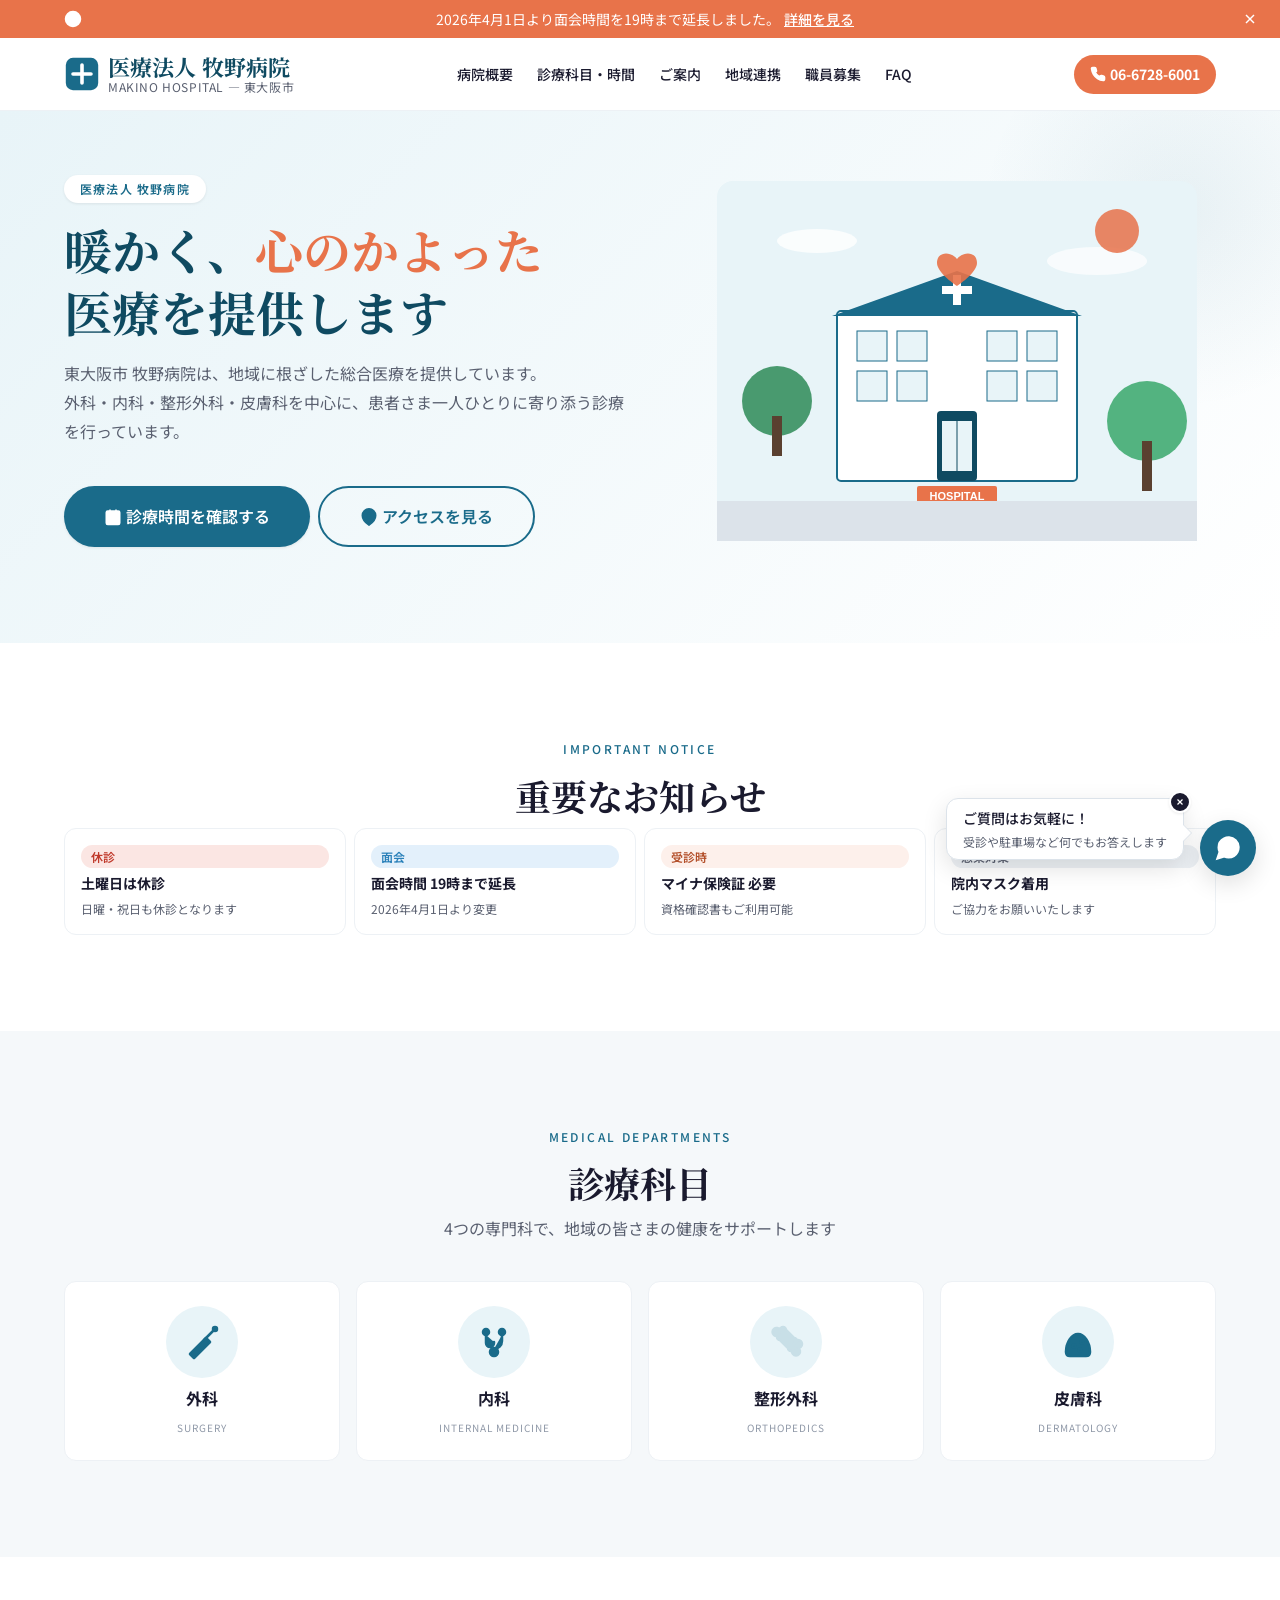
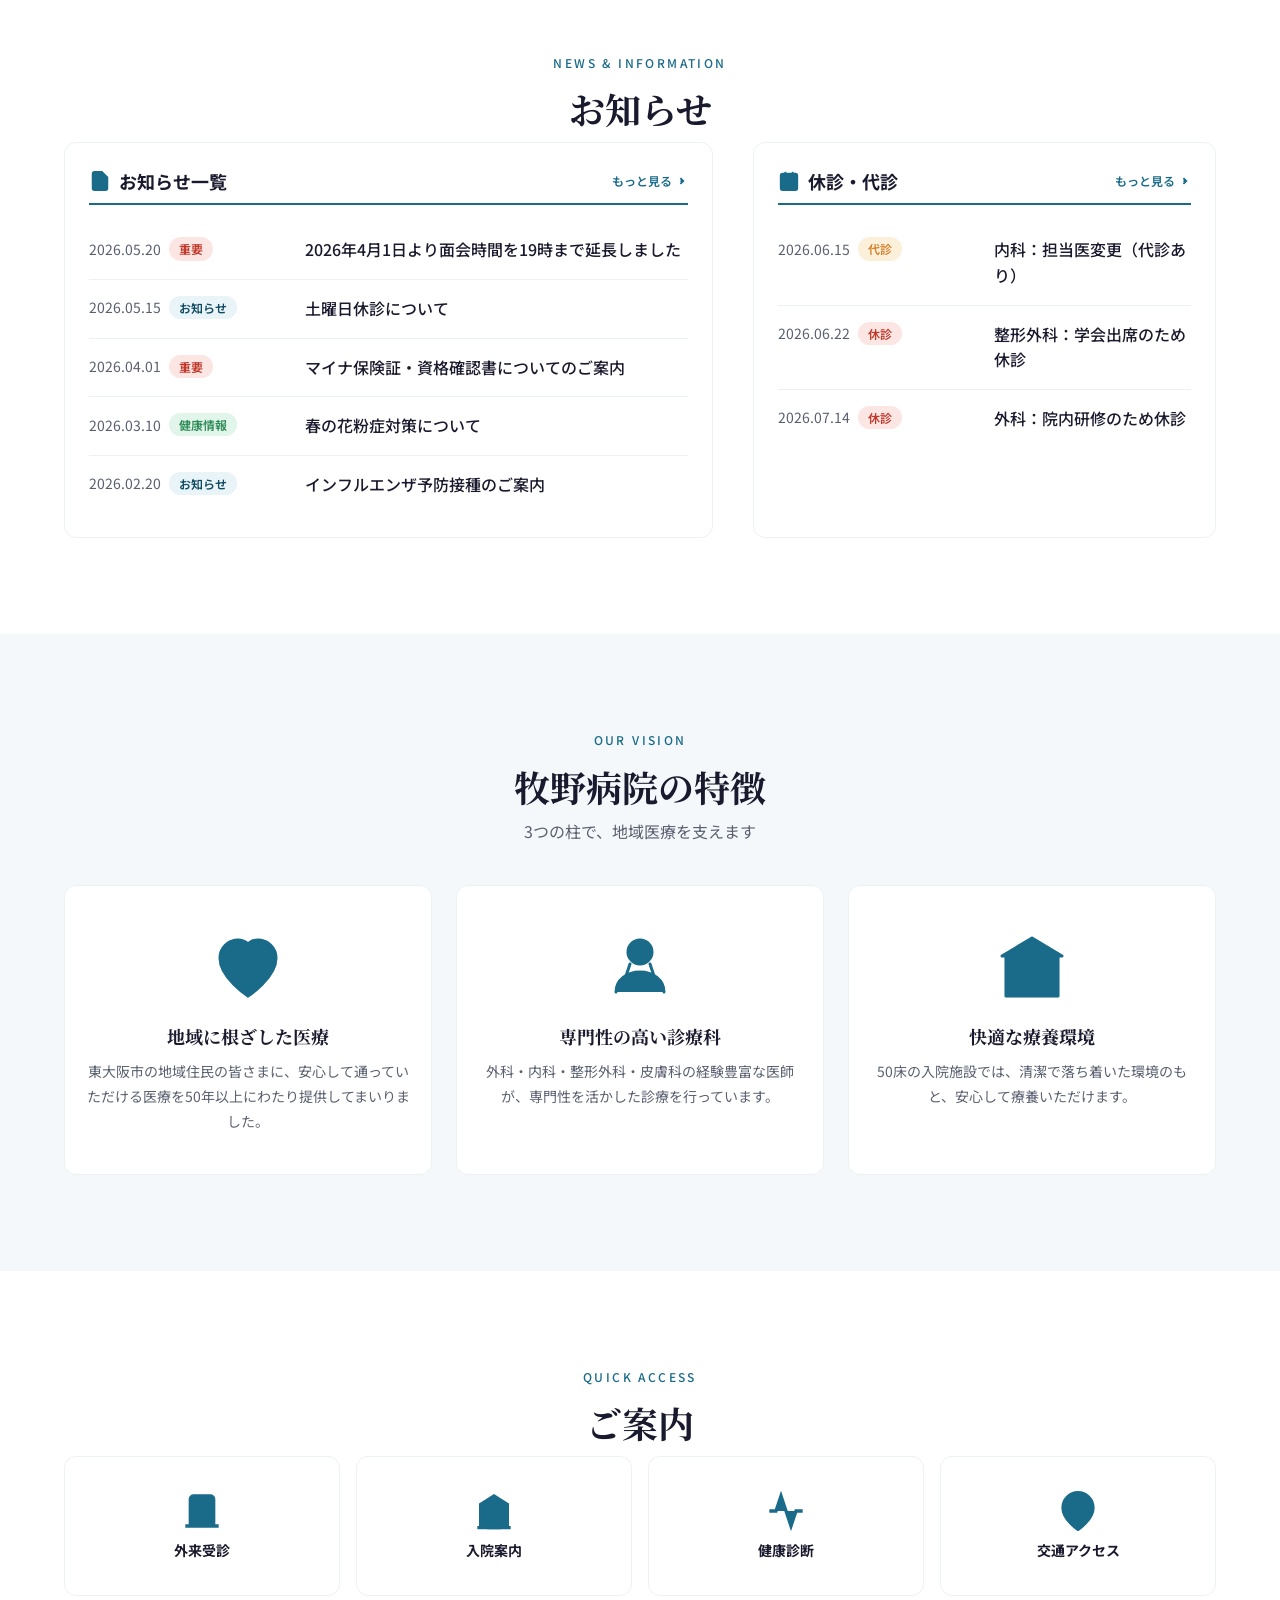
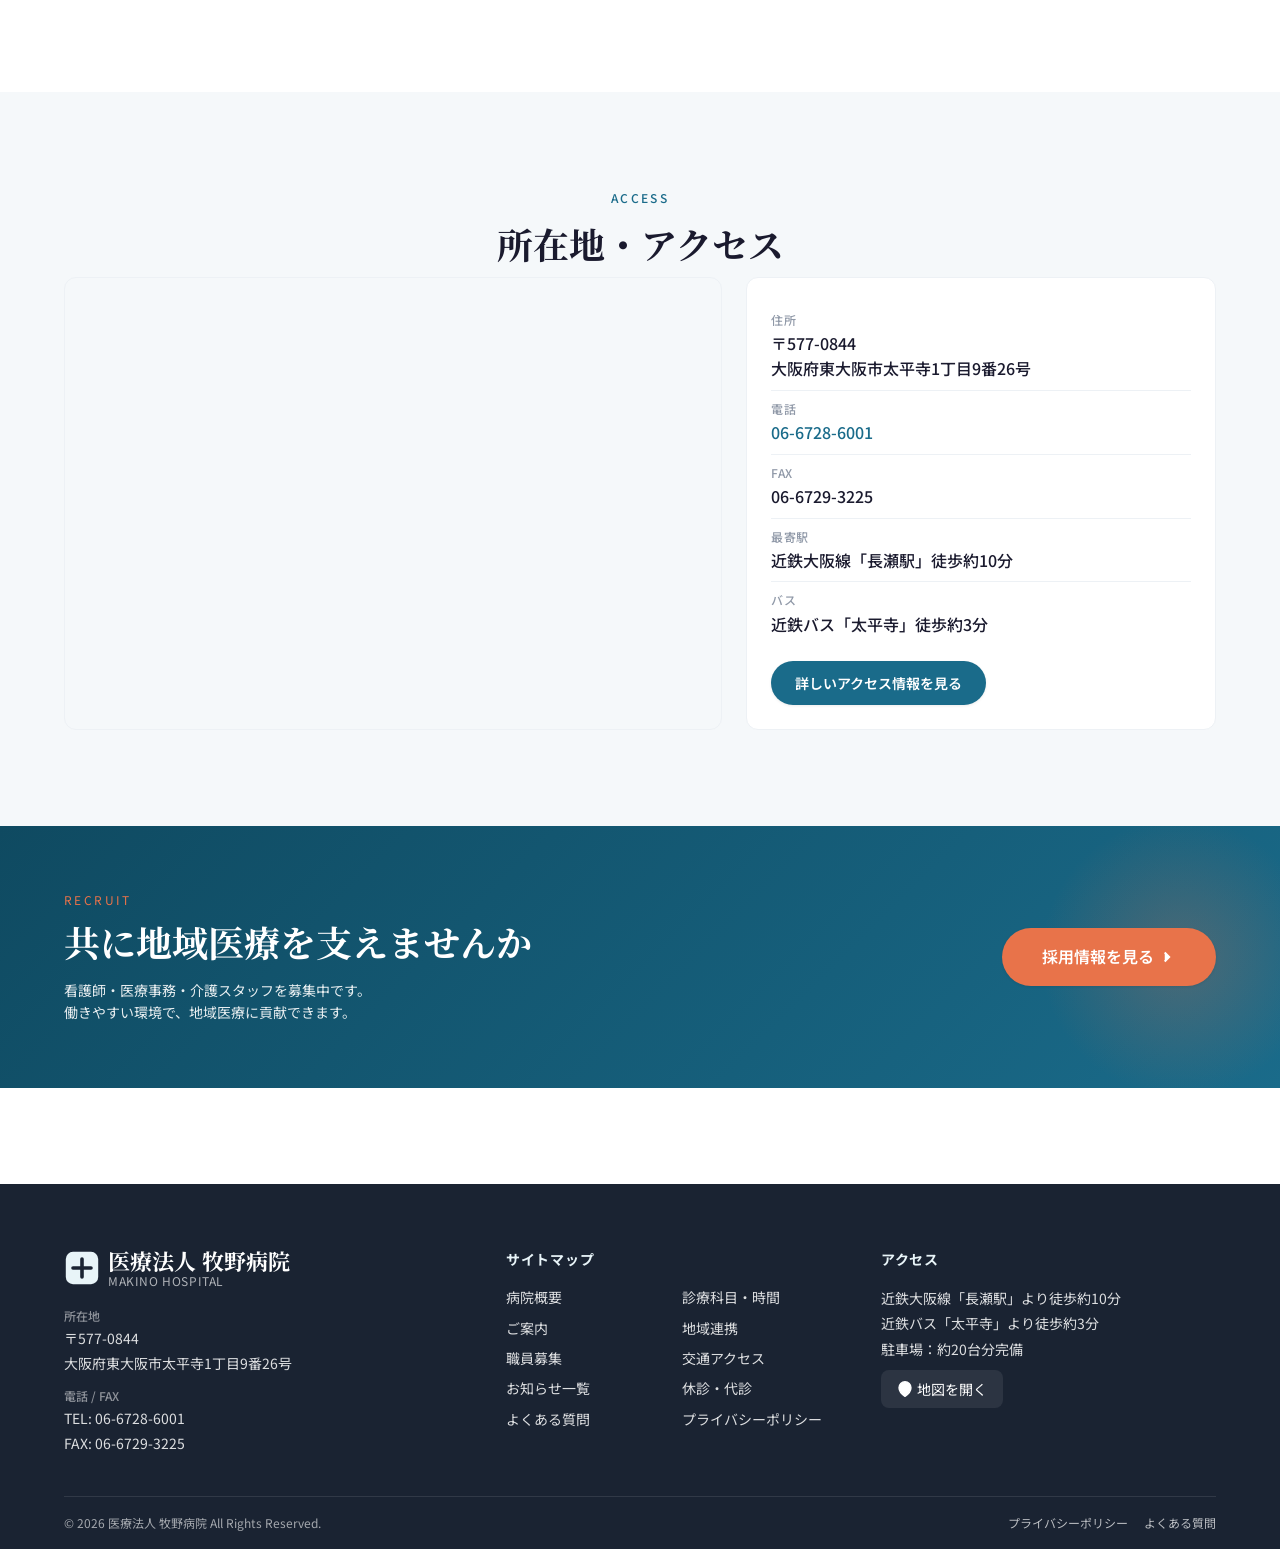
<file: index.html>
<!DOCTYPE html>
<html lang="ja">
<head>
<meta charset="UTF-8">
<meta name="viewport" content="width=device-width, initial-scale=1.0">
<title>牧野病院 | 東大阪市 — 暖かく、心のかよった医療を</title>
<meta name="description" content="東大阪市太平寺の医療法人 牧野病院。外科・内科・整形外科・皮膚科の総合医療を提供。地域に根ざした医療を実践しています。">
<meta name="keywords" content="牧野病院,東大阪市,病院,外科,内科,整形外科,皮膚科,長瀬駅">
<meta property="og:type" content="website">
<meta property="og:title" content="牧野病院 | 東大阪市 — 暖かく、心のかよった医療を">
<meta property="og:description" content="東大阪市太平寺の医療法人 牧野病院。地域に根ざした総合医療を提供しています。">
<meta property="og:url" content="https://makino-hosp.jp/">
<meta property="og:site_name" content="牧野病院">
<meta property="og:locale" content="ja_JP">

<link rel="preconnect" href="https://fonts.googleapis.com">
<link rel="preconnect" href="https://fonts.gstatic.com" crossorigin>
<link href="https://fonts.googleapis.com/css2?family=Noto+Sans+JP:wght@400;500;600;700&family=Noto+Serif+JP:wght@500;700&display=swap" rel="stylesheet">

<link rel="stylesheet" href="css/reset.css">
<link rel="stylesheet" href="css/variables.css">
<link rel="stylesheet" href="css/global.css">
<link rel="stylesheet" href="css/components.css">

<script type="application/ld+json">
{
  "@context": "https://schema.org",
  "@type": "Hospital",
  "name": "医療法人 牧野病院",
  "url": "https://makino-hosp.jp/",
  "telephone": "+81-6-6728-6001",
  "faxNumber": "+81-6-6729-3225",
  "address": {
    "@type": "PostalAddress",
    "streetAddress": "太平寺1丁目9番26号",
    "addressLocality": "東大阪市",
    "addressRegion": "大阪府",
    "postalCode": "577-0844",
    "addressCountry": "JP"
  },
  "geo": {
    "@type": "GeoCoordinates",
    "latitude": 34.6602,
    "longitude": 135.5687
  },
  "openingHoursSpecification": [
    {
      "@type": "OpeningHoursSpecification",
      "dayOfWeek": ["Monday", "Tuesday", "Wednesday", "Thursday", "Friday"],
      "opens": "09:00",
      "closes": "17:00"
    }
  ],
  "medicalSpecialty": ["Surgery", "InternalMedicine", "Orthopedic", "Dermatologic"]
}
</script>
</head>
<body>

<a href="#main" class="skip-link">メインコンテンツへスキップ</a>

<!-- お知らせバナー -->
<div class="alert-banner" data-alert-banner role="region" aria-label="お知らせ">
  <div class="container alert-banner__inner">
    <svg class="alert-banner__icon" viewBox="0 0 24 24" fill="none" stroke="currentColor" stroke-width="2" aria-hidden="true"><circle cx="12" cy="12" r="10"></circle><line x1="12" y1="8" x2="12" y2="12"></line><line x1="12" y1="16" x2="12.01" y2="16"></line></svg>
    <span class="alert-banner__text">2026年4月1日より面会時間を19時まで延長しました。<a href="latestinfo.html" class="alert-banner__link">詳細を見る</a></span>
    <button type="button" class="alert-banner__close" data-alert-close aria-label="お知らせを閉じる">
      <svg viewBox="0 0 24 24" width="16" height="16" fill="none" stroke="currentColor" stroke-width="2" aria-hidden="true"><line x1="18" y1="6" x2="6" y2="18"></line><line x1="6" y1="6" x2="18" y2="18"></line></svg>
    </button>
  </div>
</div>

<!-- ヘッダー -->
<header class="site-header">
  <div class="container site-header__inner">
    <a href="index.html" class="site-logo" aria-label="牧野病院 ホームへ">
      <svg class="site-logo__mark" viewBox="0 0 40 40" role="img" aria-label="牧野病院ロゴ">
        <rect x="2" y="2" width="36" height="36" rx="8" fill="currentColor"/>
        <path d="M20 10v20M10 20h20" stroke="white" stroke-width="4" stroke-linecap="round"/>
      </svg>
      <span class="site-logo__text">
        <span class="site-logo__name">医療法人 牧野病院</span>
        <span class="site-logo__sub">MAKINO HOSPITAL — 東大阪市</span>
      </span>
    </a>
    <nav class="global-nav" aria-label="グローバルナビゲーション">
      <ul class="global-nav__list">
        <li><a href="overview.html" class="global-nav__link">病院概要</a></li>
        <li><a href="timetable.html" class="global-nav__link">診療科目・時間</a></li>
        <li><a href="totalinfo.html" class="global-nav__link">ご案内</a></li>
        <li><a href="community.html" class="global-nav__link">地域連携</a></li>
        <li><a href="recruit.html" class="global-nav__link">職員募集</a></li>
        <li><a href="faq.html" class="global-nav__link">FAQ</a></li>
      </ul>
    </nav>
    <div class="header-actions">
      <a href="tel:0667286001" class="header-tel" aria-label="電話で問い合わせ 06-6728-6001">
        <svg class="header-tel__icon" viewBox="0 0 24 24" fill="none" stroke="currentColor" stroke-width="2" aria-hidden="true"><path d="M22 16.92v3a2 2 0 0 1-2.18 2 19.79 19.79 0 0 1-8.63-3.07 19.5 19.5 0 0 1-6-6 19.79 19.79 0 0 1-3.07-8.67A2 2 0 0 1 4.11 2h3a2 2 0 0 1 2 1.72 12.84 12.84 0 0 0 .7 2.81 2 2 0 0 1-.45 2.11L8.09 9.91a16 16 0 0 0 6 6l1.27-1.27a2 2 0 0 1 2.11-.45 12.84 12.84 0 0 0 2.81.7A2 2 0 0 1 22 16.92z"></path></svg>
        <span>06-6728-6001</span>
      </a>
      <button type="button" class="hamburger" data-hamburger aria-label="メニューを開く" aria-expanded="false" aria-controls="mobile-nav">
        <span class="hamburger__bar"></span>
      </button>
    </div>
  </div>
</header>

<!-- モバイルナビ -->
<nav class="mobile-nav" id="mobile-nav" data-mobile-nav aria-label="モバイルナビゲーション">
  <ul class="mobile-nav__list">
    <li><a href="index.html" class="mobile-nav__link is-current">トップ</a></li>
    <li><a href="overview.html" class="mobile-nav__link">病院概要</a></li>
    <li><a href="timetable.html" class="mobile-nav__link">診療科目・時間</a></li>
    <li><a href="totalinfo.html" class="mobile-nav__link">ご案内</a></li>
    <li><a href="community.html" class="mobile-nav__link">地域医療連携室</a></li>
    <li><a href="recruit.html" class="mobile-nav__link">職員募集</a></li>
    <li><a href="access.html" class="mobile-nav__link">交通アクセス</a></li>
    <li><a href="latestinfo.html" class="mobile-nav__link">お知らせ一覧</a></li>
    <li><a href="kyusin.html" class="mobile-nav__link">休診・代診</a></li>
    <li><a href="faq.html" class="mobile-nav__link">よくある質問</a></li>
  </ul>
  <div class="mobile-nav__cta">
    <a href="tel:0667286001" class="btn btn--accent btn--lg btn--block">
      <svg class="btn__icon" viewBox="0 0 24 24" fill="none" stroke="currentColor" stroke-width="2" aria-hidden="true"><path d="M22 16.92v3a2 2 0 0 1-2.18 2 19.79 19.79 0 0 1-8.63-3.07 19.5 19.5 0 0 1-6-6 19.79 19.79 0 0 1-3.07-8.67A2 2 0 0 1 4.11 2h3a2 2 0 0 1 2 1.72 12.84 12.84 0 0 0 .7 2.81 2 2 0 0 1-.45 2.11L8.09 9.91a16 16 0 0 0 6 6l1.27-1.27a2 2 0 0 1 2.11-.45 12.84 12.84 0 0 0 2.81.7A2 2 0 0 1 22 16.92z"></path></svg>
      06-6728-6001
    </a>
  </div>
</nav>

<main id="main">

  <!-- ヒーロー -->
  <section class="hero">
    <div class="container hero__inner">
      <div>
        <span class="hero__eyebrow">医療法人 牧野病院</span>
        <h1 class="hero__title">暖かく、<span class="hero__title-em">心のかよった</span><br>医療を提供します</h1>
        <p class="hero__lead">東大阪市 牧野病院は、地域に根ざした総合医療を提供しています。<br>外科・内科・整形外科・皮膚科を中心に、患者さま一人ひとりに寄り添う診療を行っています。</p>
        <div class="hero__cta">
          <a href="timetable.html" class="btn btn--primary btn--lg">
            <svg class="btn__icon" viewBox="0 0 24 24" fill="none" stroke="currentColor" stroke-width="2" aria-hidden="true"><rect x="3" y="4" width="18" height="18" rx="2"/><line x1="16" y1="2" x2="16" y2="6"/><line x1="8" y1="2" x2="8" y2="6"/><line x1="3" y1="10" x2="21" y2="10"/></svg>
            診療時間を確認する
          </a>
          <a href="access.html" class="btn btn--outline btn--lg">
            <svg class="btn__icon" viewBox="0 0 24 24" fill="none" stroke="currentColor" stroke-width="2" aria-hidden="true"><path d="M21 10c0 7-9 13-9 13s-9-6-9-13a9 9 0 0 1 18 0z"/><circle cx="12" cy="10" r="3"/></svg>
            アクセスを見る
          </a>
        </div>
      </div>
      <div class="hero__visual" aria-hidden="true">
        <svg viewBox="0 0 480 360" xmlns="http://www.w3.org/2000/svg" role="img" aria-label="病院外観イラスト">
          <!-- 空・背景 -->
          <rect width="480" height="360" fill="#e8f4f8" rx="16"/>
          <!-- 雲 -->
          <ellipse cx="100" cy="60" rx="40" ry="12" fill="#ffffff" opacity="0.8"/>
          <ellipse cx="380" cy="80" rx="50" ry="14" fill="#ffffff" opacity="0.7"/>
          <!-- 太陽 -->
          <circle cx="400" cy="50" r="22" fill="#e8734a" opacity="0.85"/>
          <!-- 木 左 -->
          <circle cx="60" cy="220" r="35" fill="#2e8b57" opacity="0.85"/>
          <rect x="55" y="235" width="10" height="40" fill="#5a4030"/>
          <!-- 木 右 -->
          <circle cx="430" cy="240" r="40" fill="#3aa86c" opacity="0.85"/>
          <rect x="425" y="260" width="10" height="50" fill="#5a4030"/>
          <!-- 病院本体 -->
          <rect x="120" y="130" width="240" height="170" fill="#ffffff" stroke="#1a6b8a" stroke-width="2" rx="4"/>
          <!-- 屋根 -->
          <polygon points="115,135 240,90 365,135" fill="#1a6b8a"/>
          <!-- 十字 -->
          <rect x="225" y="105" width="30" height="8" fill="#ffffff"/>
          <rect x="236" y="94" width="8" height="30" fill="#ffffff"/>
          <!-- 窓グリッド -->
          <g fill="#e8f4f8" stroke="#1a6b8a" stroke-width="1">
            <rect x="140" y="150" width="30" height="30"/>
            <rect x="180" y="150" width="30" height="30"/>
            <rect x="270" y="150" width="30" height="30"/>
            <rect x="310" y="150" width="30" height="30"/>
            <rect x="140" y="190" width="30" height="30"/>
            <rect x="180" y="190" width="30" height="30"/>
            <rect x="270" y="190" width="30" height="30"/>
            <rect x="310" y="190" width="30" height="30"/>
          </g>
          <!-- 入口 -->
          <rect x="220" y="230" width="40" height="70" fill="#0f4a61" rx="4"/>
          <rect x="225" y="240" width="30" height="50" fill="#e8f4f8"/>
          <line x1="240" y1="240" x2="240" y2="290" stroke="#0f4a61" stroke-width="1"/>
          <!-- 看板 -->
          <rect x="200" y="305" width="80" height="20" fill="#e8734a" rx="2"/>
          <text x="240" y="319" font-family="sans-serif" font-size="11" font-weight="700" text-anchor="middle" fill="#ffffff">HOSPITAL</text>
          <!-- 地面 -->
          <rect y="320" width="480" height="40" fill="#dce3ea"/>
          <!-- ハート -->
          <path d="M240 78 C234 70 220 70 220 82 C220 92 240 105 240 105 C240 105 260 92 260 82 C260 70 246 70 240 78 Z" fill="#e8734a" opacity="0.9"/>
        </svg>
      </div>
    </div>
  </section>

  <!-- 緊急・重要情報 -->
  <section class="section">
    <div class="container">
      <h2 class="section-title"><span class="section-title__sub">Important Notice</span>重要なお知らせ</h2>
      <div class="highlight-row">
        <div class="highlight-card">
          <span class="badge badge--danger">休診</span>
          <p class="highlight-card__title">土曜日は休診</p>
          <p class="highlight-card__body">日曜・祝日も休診となります</p>
        </div>
        <div class="highlight-card">
          <span class="badge badge--info">面会</span>
          <p class="highlight-card__title">面会時間 19時まで延長</p>
          <p class="highlight-card__body">2026年4月1日より変更</p>
        </div>
        <div class="highlight-card">
          <span class="badge badge--accent">受診時</span>
          <p class="highlight-card__title">マイナ保険証 必要</p>
          <p class="highlight-card__body">資格確認書もご利用可能</p>
        </div>
        <div class="highlight-card">
          <span class="badge badge--gray">感染対策</span>
          <p class="highlight-card__title">院内マスク着用</p>
          <p class="highlight-card__body">ご協力をお願いいたします</p>
        </div>
      </div>
    </div>
  </section>

  <!-- 診療科目 -->
  <section class="section section--alt">
    <div class="container">
      <h2 class="section-title"><span class="section-title__sub">Medical Departments</span>診療科目</h2>
      <p class="section-subtitle">4つの専門科で、地域の皆さまの健康をサポートします</p>
      <div class="dept-grid">
        <a href="timetable.html#geka" class="dept-card">
          <span class="dept-card__icon" aria-hidden="true">
            <svg viewBox="0 0 40 40" fill="none" stroke="currentColor" stroke-width="2.5" stroke-linecap="round" stroke-linejoin="round"><path d="M8 32 L24 16 L28 20 L12 36 Z" fill="currentColor" opacity="0.15"/><path d="M8 32 L24 16 L28 20 L12 36 Z"/><line x1="22" y1="18" x2="32" y2="8"/><circle cx="33" cy="7" r="2" fill="currentColor"/></svg>
          </span>
          <span class="dept-card__name">外科</span>
          <span class="dept-card__name-en">Surgery</span>
        </a>
        <a href="timetable.html#naika" class="dept-card">
          <span class="dept-card__icon" aria-hidden="true">
            <svg viewBox="0 0 40 40" fill="none" stroke="currentColor" stroke-width="2.5" stroke-linecap="round" stroke-linejoin="round"><circle cx="12" cy="10" r="3"/><circle cx="28" cy="10" r="3"/><path d="M12 13 v8 a4 4 0 0 0 4 4 h0 a4 4 0 0 0 4 -4 v-1"/><path d="M28 13 v6 a8 8 0 0 1 -8 8"/><circle cx="20" cy="30" r="4" fill="currentColor" opacity="0.15"/><circle cx="20" cy="30" r="4"/></svg>
          </span>
          <span class="dept-card__name">内科</span>
          <span class="dept-card__name-en">Internal Medicine</span>
        </a>
        <a href="timetable.html#seikei" class="dept-card">
          <span class="dept-card__icon" aria-hidden="true">
            <svg viewBox="0 0 40 40" fill="none" stroke="currentColor" stroke-width="2.5" stroke-linecap="round" stroke-linejoin="round"><path d="M14 8 a4 4 0 1 0 0 4 a3 3 0 0 0 0 6 l8 8 a3 3 0 0 0 6 0 a4 4 0 1 0 4 0 a4 4 0 1 0 -4 -4 a3 3 0 0 0 0 -6 l-8 -8 a3 3 0 0 0 -6 0 z" fill="currentColor" opacity="0.15"/></svg>
          </span>
          <span class="dept-card__name">整形外科</span>
          <span class="dept-card__name-en">Orthopedics</span>
        </a>
        <a href="timetable.html#hifuka" class="dept-card">
          <span class="dept-card__icon" aria-hidden="true">
            <svg viewBox="0 0 40 40" fill="none" stroke="currentColor" stroke-width="2.5" stroke-linecap="round" stroke-linejoin="round"><path d="M8 30 c0 -10 6 -18 12 -18 c6 0 12 8 12 18 c0 2 -1 4 -4 4 h-16 c-3 0 -4 -2 -4 -4 z" fill="currentColor" opacity="0.15"/><path d="M8 30 c0 -10 6 -18 12 -18 c6 0 12 8 12 18 c0 2 -1 4 -4 4 h-16 c-3 0 -4 -2 -4 -4 z"/><circle cx="16" cy="24" r="1.5" fill="currentColor"/><circle cx="24" cy="20" r="1.5" fill="currentColor"/><circle cx="22" cy="28" r="1.5" fill="currentColor"/></svg>
          </span>
          <span class="dept-card__name">皮膚科</span>
          <span class="dept-card__name-en">Dermatology</span>
        </a>
      </div>
    </div>
  </section>

  <!-- お知らせ -->
  <section class="section">
    <div class="container">
      <h2 class="section-title"><span class="section-title__sub">News & Information</span>お知らせ</h2>
      <div class="news-columns">
        <div class="news-block">
          <div class="news-block__head">
            <h3 class="news-block__title">
              <svg viewBox="0 0 24 24" fill="none" stroke="currentColor" stroke-width="2" aria-hidden="true"><path d="M14 2H6a2 2 0 0 0-2 2v16a2 2 0 0 0 2 2h12a2 2 0 0 0 2-2V8z"/><polyline points="14 2 14 8 20 8"/></svg>
              お知らせ一覧
            </h3>
            <a href="latestinfo.html" class="news-block__more">もっと見る
              <svg width="12" height="12" viewBox="0 0 24 24" fill="none" stroke="currentColor" stroke-width="3" aria-hidden="true"><polyline points="9 18 15 12 9 6"></polyline></svg>
            </a>
          </div>
          <ul class="news-list">
            <li class="news-list__item">
              <div class="news-list__meta">
                <span class="news-list__date">2026.05.20</span>
                <span class="badge badge--danger">重要</span>
              </div>
              <span class="news-list__title">2026年4月1日より面会時間を19時まで延長しました</span>
            </li>
            <li class="news-list__item">
              <div class="news-list__meta">
                <span class="news-list__date">2026.05.15</span>
                <span class="badge badge--primary">お知らせ</span>
              </div>
              <span class="news-list__title">土曜日休診について</span>
            </li>
            <li class="news-list__item">
              <div class="news-list__meta">
                <span class="news-list__date">2026.04.01</span>
                <span class="badge badge--danger">重要</span>
              </div>
              <span class="news-list__title">マイナ保険証・資格確認書についてのご案内</span>
            </li>
            <li class="news-list__item">
              <div class="news-list__meta">
                <span class="news-list__date">2026.03.10</span>
                <span class="badge badge--success">健康情報</span>
              </div>
              <span class="news-list__title">春の花粉症対策について</span>
            </li>
            <li class="news-list__item">
              <div class="news-list__meta">
                <span class="news-list__date">2026.02.20</span>
                <span class="badge badge--primary">お知らせ</span>
              </div>
              <span class="news-list__title">インフルエンザ予防接種のご案内</span>
            </li>
          </ul>
        </div>
        <div class="news-block">
          <div class="news-block__head">
            <h3 class="news-block__title">
              <svg viewBox="0 0 24 24" fill="none" stroke="currentColor" stroke-width="2" aria-hidden="true"><rect x="3" y="4" width="18" height="18" rx="2"/><line x1="16" y1="2" x2="16" y2="6"/><line x1="8" y1="2" x2="8" y2="6"/><line x1="3" y1="10" x2="21" y2="10"/></svg>
              休診・代診
            </h3>
            <a href="kyusin.html" class="news-block__more">もっと見る
              <svg width="12" height="12" viewBox="0 0 24 24" fill="none" stroke="currentColor" stroke-width="3" aria-hidden="true"><polyline points="9 18 15 12 9 6"></polyline></svg>
            </a>
          </div>
          <ul class="news-list">
            <li class="news-list__item">
              <div class="news-list__meta">
                <span class="news-list__date">2026.06.15</span>
                <span class="badge badge--warning">代診</span>
              </div>
              <span class="news-list__title">内科：担当医変更（代診あり）</span>
            </li>
            <li class="news-list__item">
              <div class="news-list__meta">
                <span class="news-list__date">2026.06.22</span>
                <span class="badge badge--danger">休診</span>
              </div>
              <span class="news-list__title">整形外科：学会出席のため休診</span>
            </li>
            <li class="news-list__item">
              <div class="news-list__meta">
                <span class="news-list__date">2026.07.14</span>
                <span class="badge badge--danger">休診</span>
              </div>
              <span class="news-list__title">外科：院内研修のため休診</span>
            </li>
          </ul>
        </div>
      </div>
    </div>
  </section>

  <!-- 病院の特徴 -->
  <section class="section section--alt">
    <div class="container">
      <h2 class="section-title"><span class="section-title__sub">Our Vision</span>牧野病院の特徴</h2>
      <p class="section-subtitle">3つの柱で、地域医療を支えます</p>
      <div class="features-grid">
        <div class="feature-card">
          <svg class="feature-card__icon" viewBox="0 0 80 80" fill="none" stroke="currentColor" stroke-width="3" aria-hidden="true">
            <path d="M40 70 C40 70 12 52 12 32 C12 22 20 14 30 14 C36 14 40 18 40 18 C40 18 44 14 50 14 C60 14 68 22 68 32 C68 52 40 70 40 70 Z" fill="currentColor" opacity="0.12"/>
            <path d="M40 70 C40 70 12 52 12 32 C12 22 20 14 30 14 C36 14 40 18 40 18 C40 18 44 14 50 14 C60 14 68 22 68 32 C68 52 40 70 40 70 Z"/>
          </svg>
          <h3 class="feature-card__title">地域に根ざした医療</h3>
          <p class="feature-card__body">東大阪市の地域住民の皆さまに、安心して通っていただける医療を50年以上にわたり提供してまいりました。</p>
        </div>
        <div class="feature-card">
          <svg class="feature-card__icon" viewBox="0 0 80 80" fill="none" stroke="currentColor" stroke-width="3" stroke-linecap="round" aria-hidden="true">
            <circle cx="40" cy="26" r="12" fill="currentColor" opacity="0.12"/>
            <circle cx="40" cy="26" r="12"/>
            <path d="M16 66 C16 54 27 46 40 46 C53 46 64 54 64 66"/>
            <path d="M30 38 L26 50" />
            <path d="M50 38 L54 50" />
          </svg>
          <h3 class="feature-card__title">専門性の高い診療科</h3>
          <p class="feature-card__body">外科・内科・整形外科・皮膚科の経験豊富な医師が、専門性を活かした診療を行っています。</p>
        </div>
        <div class="feature-card">
          <svg class="feature-card__icon" viewBox="0 0 80 80" fill="none" stroke="currentColor" stroke-width="3" stroke-linecap="round" stroke-linejoin="round" aria-hidden="true">
            <rect x="14" y="28" width="52" height="42" fill="currentColor" opacity="0.12"/>
            <rect x="14" y="28" width="52" height="42"/>
            <polygon points="10,30 40,12 70,30"/>
            <rect x="36" y="40" width="8" height="14"/>
            <rect x="22" y="40" width="8" height="8"/>
            <rect x="50" y="40" width="8" height="8"/>
          </svg>
          <h3 class="feature-card__title">快適な療養環境</h3>
          <p class="feature-card__body">50床の入院施設では、清潔で落ち着いた環境のもと、安心して療養いただけます。</p>
        </div>
      </div>
    </div>
  </section>

  <!-- ご案内クイックリンク -->
  <section class="section">
    <div class="container">
      <h2 class="section-title"><span class="section-title__sub">Quick Access</span>ご案内</h2>
      <div class="quicklinks">
        <a href="totalinfo.html#gairai" class="quicklink">
          <svg class="quicklink__icon" viewBox="0 0 24 24" fill="none" stroke="currentColor" stroke-width="2" aria-hidden="true"><path d="M19 21V5a2 2 0 0 0-2-2H7a2 2 0 0 0-2 2v16"/><path d="M2 21h20"/><path d="M10 9h4M10 13h4M10 17h4"/></svg>
          <span class="quicklink__label">外来受診</span>
        </a>
        <a href="totalinfo.html#admission" class="quicklink">
          <svg class="quicklink__icon" viewBox="0 0 24 24" fill="none" stroke="currentColor" stroke-width="2" aria-hidden="true"><path d="M2 22h20"/><path d="M4 22V8l8-5 8 5v14"/><path d="M9 14h6v8H9z"/></svg>
          <span class="quicklink__label">入院案内</span>
        </a>
        <a href="totalinfo.html#kensin" class="quicklink">
          <svg class="quicklink__icon" viewBox="0 0 24 24" fill="none" stroke="currentColor" stroke-width="2" aria-hidden="true"><path d="M22 12h-4l-3 9L9 3l-3 9H2"/></svg>
          <span class="quicklink__label">健康診断</span>
        </a>
        <a href="access.html" class="quicklink">
          <svg class="quicklink__icon" viewBox="0 0 24 24" fill="none" stroke="currentColor" stroke-width="2" aria-hidden="true"><path d="M21 10c0 7-9 13-9 13s-9-6-9-13a9 9 0 0 1 18 0z"/><circle cx="12" cy="10" r="3"/></svg>
          <span class="quicklink__label">交通アクセス</span>
        </a>
      </div>
    </div>
  </section>

  <!-- 地図プレビュー -->
  <section class="section section--alt">
    <div class="container">
      <h2 class="section-title"><span class="section-title__sub">Access</span>所在地・アクセス</h2>
      <div class="access-preview">
        <div class="access-preview__map" aria-label="牧野病院の地図">
          <iframe
            title="牧野病院の地図"
            src="https://www.openstreetmap.org/export/embed.html?bbox=135.5640%2C34.6555%2C135.5740%2C34.6650&layer=mapnik&marker=34.6602%2C135.5687"
            loading="lazy"
            referrerpolicy="no-referrer-when-downgrade"></iframe>
        </div>
        <div class="access-preview__info">
          <div class="access-preview__row">
            <span class="access-preview__label">住所</span>
            <span class="access-preview__value">〒577-0844<br>大阪府東大阪市太平寺1丁目9番26号</span>
          </div>
          <div class="access-preview__row">
            <span class="access-preview__label">電話</span>
            <span class="access-preview__value"><a href="tel:0667286001" style="color:var(--color-primary)">06-6728-6001</a></span>
          </div>
          <div class="access-preview__row">
            <span class="access-preview__label">FAX</span>
            <span class="access-preview__value">06-6729-3225</span>
          </div>
          <div class="access-preview__row">
            <span class="access-preview__label">最寄駅</span>
            <span class="access-preview__value">近鉄大阪線「長瀬駅」徒歩約10分</span>
          </div>
          <div class="access-preview__row">
            <span class="access-preview__label">バス</span>
            <span class="access-preview__value">近鉄バス「太平寺」徒歩約3分</span>
          </div>
          <a href="access.html" class="btn btn--primary mt-md" style="margin-top:16px">詳しいアクセス情報を見る</a>
        </div>
      </div>
    </div>
  </section>

  <!-- 採用バナー -->
  <section class="recruit-banner">
    <div class="container recruit-banner__inner">
      <div>
        <span class="recruit-banner__sub">RECRUIT</span>
        <h2 class="recruit-banner__title">共に地域医療を支えませんか</h2>
        <p class="recruit-banner__body">看護師・医療事務・介護スタッフを募集中です。<br>働きやすい環境で、地域医療に貢献できます。</p>
      </div>
      <a href="recruit.html" class="btn btn--accent btn--lg">採用情報を見る
        <svg class="btn__icon" viewBox="0 0 24 24" fill="none" stroke="currentColor" stroke-width="2.5" aria-hidden="true"><polyline points="9 18 15 12 9 6"></polyline></svg>
      </a>
    </div>
  </section>

</main>

<!-- フッター -->
<footer class="site-footer">
  <div class="container">
    <div class="site-footer__grid">
      <div class="site-footer__brand">
        <div class="site-logo">
          <svg class="site-logo__mark" viewBox="0 0 40 40" role="img" aria-label="牧野病院ロゴ">
            <rect x="2" y="2" width="36" height="36" rx="8" fill="currentColor"/>
            <path d="M20 10v20M10 20h20" stroke="#1a2332" stroke-width="4" stroke-linecap="round"/>
          </svg>
          <span class="site-logo__text">
            <span class="site-logo__name">医療法人 牧野病院</span>
            <span class="site-logo__sub">MAKINO HOSPITAL</span>
          </span>
        </div>
        <dl class="site-footer__info">
          <dt>所在地</dt>
          <dd>〒577-0844<br>大阪府東大阪市太平寺1丁目9番26号</dd>
          <dt>電話 / FAX</dt>
          <dd>TEL: 06-6728-6001<br>FAX: 06-6729-3225</dd>
        </dl>
      </div>
      <div>
        <h2 class="site-footer__heading">サイトマップ</h2>
        <div class="site-footer__links">
          <a href="overview.html">病院概要</a>
          <a href="timetable.html">診療科目・時間</a>
          <a href="totalinfo.html">ご案内</a>
          <a href="community.html">地域連携</a>
          <a href="recruit.html">職員募集</a>
          <a href="access.html">交通アクセス</a>
          <a href="latestinfo.html">お知らせ一覧</a>
          <a href="kyusin.html">休診・代診</a>
          <a href="faq.html">よくある質問</a>
          <a href="privacy.html">プライバシーポリシー</a>
        </div>
      </div>
      <div>
        <h2 class="site-footer__heading">アクセス</h2>
        <p style="font-size:14px;color:rgba(255,255,255,0.85);line-height:1.8">
          近鉄大阪線「長瀬駅」より徒歩約10分<br>
          近鉄バス「太平寺」より徒歩約3分<br>
          駐車場：約20台分完備
        </p>
        <a href="https://www.openstreetmap.org/?mlat=34.6602&mlon=135.5687&zoom=17" target="_blank" rel="noopener" class="site-footer__map-link">
          <svg viewBox="0 0 24 24" width="16" height="16" fill="none" stroke="currentColor" stroke-width="2" aria-hidden="true"><path d="M21 10c0 7-9 13-9 13s-9-6-9-13a9 9 0 0 1 18 0z"/><circle cx="12" cy="10" r="3"/></svg>
          地図を開く
        </a>
      </div>
    </div>
    <div class="site-footer__bottom">
      <span>© 2026 医療法人 牧野病院 All Rights Reserved.</span>
      <div class="site-footer__bottom-links">
        <a href="privacy.html">プライバシーポリシー</a>
        <a href="faq.html">よくある質問</a>
      </div>
    </div>
  </div>
</footer>

<script src="js/nav.js"></script>
<script src="js/layout.js"></script>
<script src="js/chatbot.js"></script>
<script src="js/calendar.js"></script>
</body>
</html>
</file>
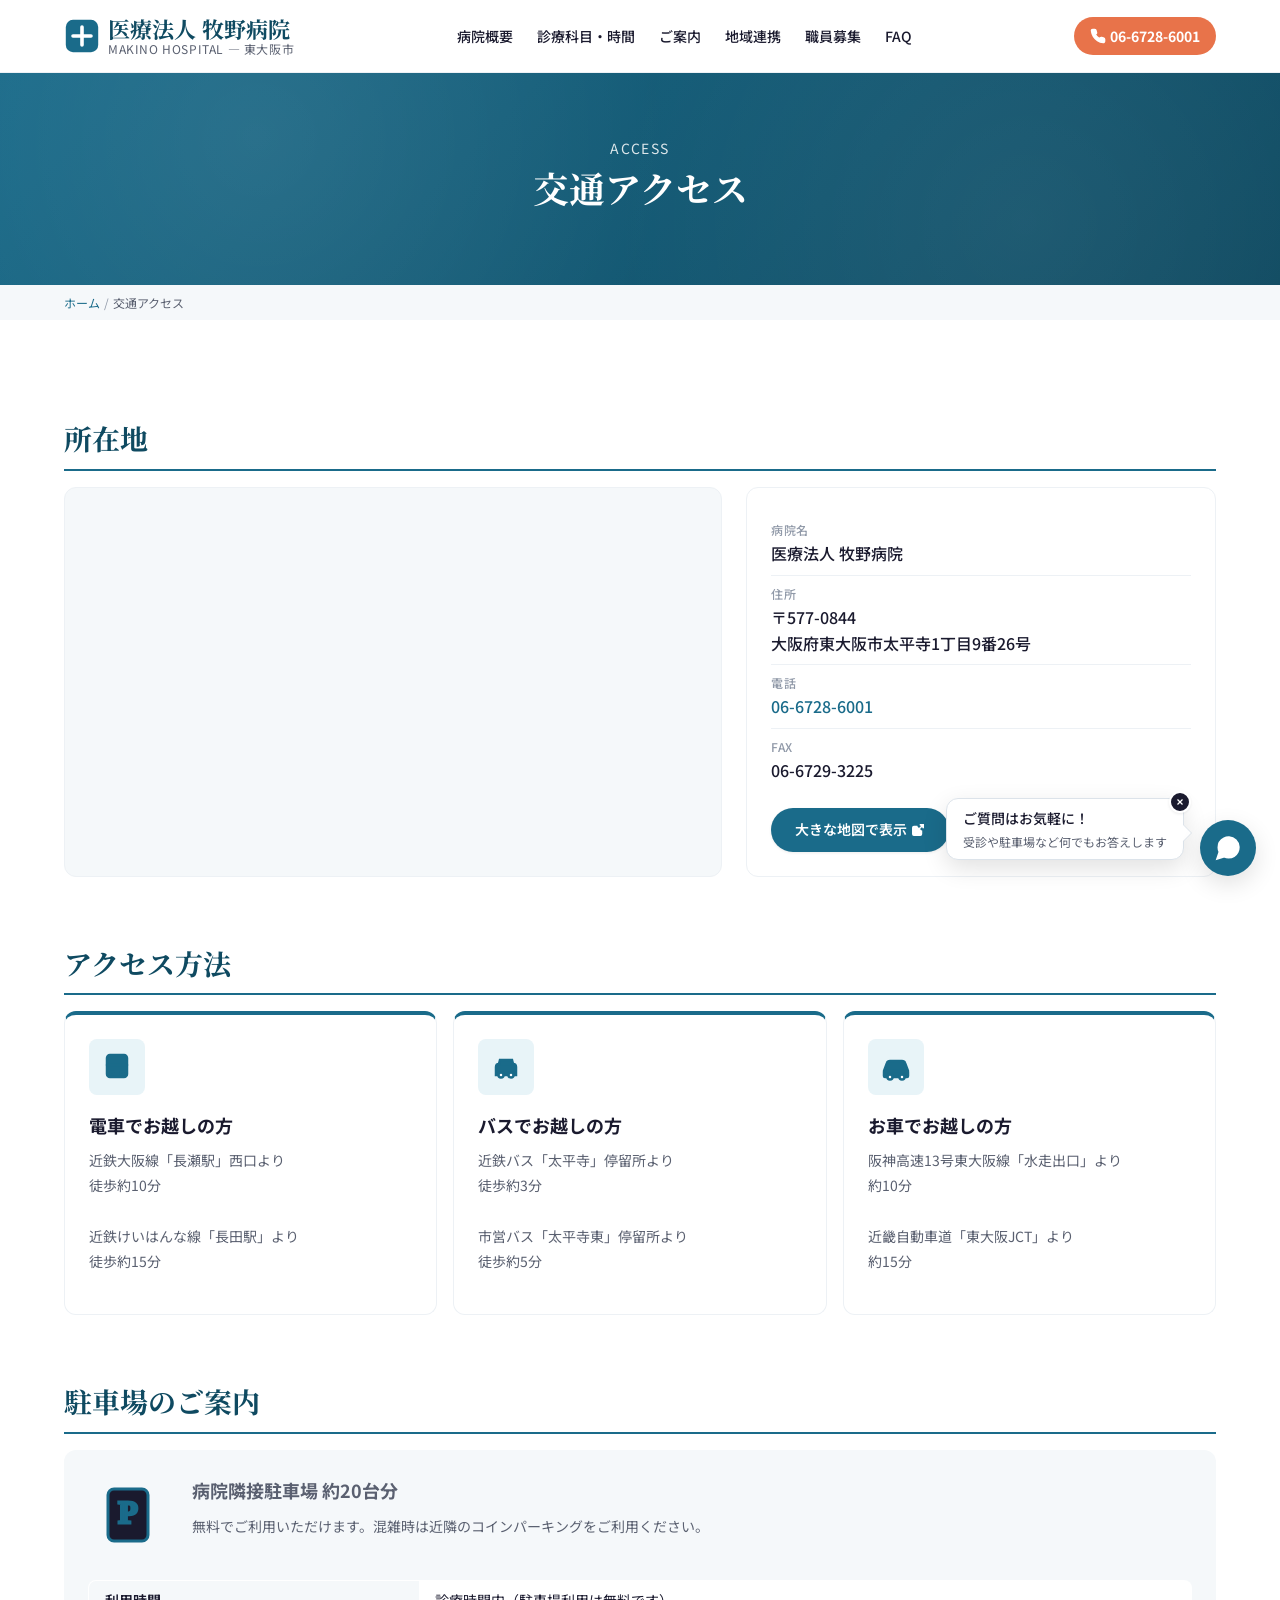
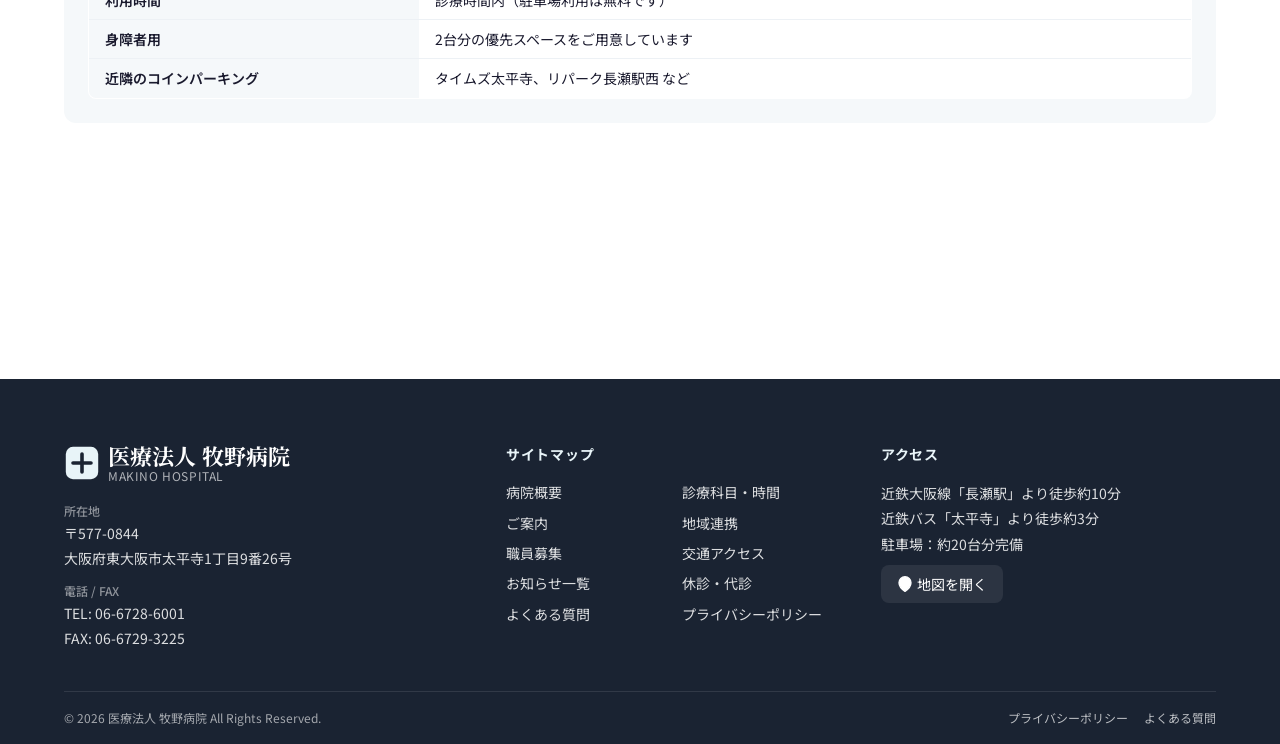
<file: access.html>
<!DOCTYPE html>
<html lang="ja">
<head>
<meta charset="UTF-8">
<meta name="viewport" content="width=device-width, initial-scale=1.0">
<title>交通アクセス | 牧野病院 東大阪市</title>
<meta name="description" content="牧野病院の所在地・交通アクセス情報。近鉄大阪線「長瀬駅」より徒歩約10分、駐車場約20台完備。">
<link rel="preconnect" href="https://fonts.googleapis.com">
<link rel="preconnect" href="https://fonts.gstatic.com" crossorigin>
<link href="https://fonts.googleapis.com/css2?family=Noto+Sans+JP:wght@400;500;600;700&family=Noto+Serif+JP:wght@500;700&display=swap" rel="stylesheet">
<link rel="stylesheet" href="css/reset.css">
<link rel="stylesheet" href="css/variables.css">
<link rel="stylesheet" href="css/global.css">
<link rel="stylesheet" href="css/components.css">
</head>
<body>
<a href="#main" class="skip-link">メインコンテンツへスキップ</a>

<header class="site-header">
  <div class="container site-header__inner">
    <a href="index.html" class="site-logo" aria-label="牧野病院 ホームへ">
      <svg class="site-logo__mark" viewBox="0 0 40 40" role="img" aria-label="牧野病院ロゴ"><rect x="2" y="2" width="36" height="36" rx="8" fill="currentColor"/><path d="M20 10v20M10 20h20" stroke="white" stroke-width="4" stroke-linecap="round"/></svg>
      <span class="site-logo__text"><span class="site-logo__name">医療法人 牧野病院</span><span class="site-logo__sub">MAKINO HOSPITAL — 東大阪市</span></span>
    </a>
    <nav class="global-nav" aria-label="グローバルナビゲーション">
      <ul class="global-nav__list">
        <li><a href="overview.html" class="global-nav__link">病院概要</a></li>
        <li><a href="timetable.html" class="global-nav__link">診療科目・時間</a></li>
        <li><a href="totalinfo.html" class="global-nav__link">ご案内</a></li>
        <li><a href="community.html" class="global-nav__link">地域連携</a></li>
        <li><a href="recruit.html" class="global-nav__link">職員募集</a></li>
        <li><a href="faq.html" class="global-nav__link">FAQ</a></li>
      </ul>
    </nav>
    <div class="header-actions">
      <a href="tel:0667286001" class="header-tel"><svg class="header-tel__icon" viewBox="0 0 24 24" fill="none" stroke="currentColor" stroke-width="2" aria-hidden="true"><path d="M22 16.92v3a2 2 0 0 1-2.18 2 19.79 19.79 0 0 1-8.63-3.07 19.5 19.5 0 0 1-6-6 19.79 19.79 0 0 1-3.07-8.67A2 2 0 0 1 4.11 2h3a2 2 0 0 1 2 1.72 12.84 12.84 0 0 0 .7 2.81 2 2 0 0 1-.45 2.11L8.09 9.91a16 16 0 0 0 6 6l1.27-1.27a2 2 0 0 1 2.11-.45 12.84 12.84 0 0 0 2.81.7A2 2 0 0 1 22 16.92z"/></svg><span>06-6728-6001</span></a>
      <button type="button" class="hamburger" data-hamburger aria-label="メニューを開く" aria-expanded="false"><span class="hamburger__bar"></span></button>
    </div>
  </div>
</header>

<nav class="mobile-nav" data-mobile-nav aria-label="モバイルナビゲーション">
  <ul class="mobile-nav__list">
    <li><a href="index.html" class="mobile-nav__link">トップ</a></li>
    <li><a href="overview.html" class="mobile-nav__link">病院概要</a></li>
    <li><a href="timetable.html" class="mobile-nav__link">診療科目・時間</a></li>
    <li><a href="totalinfo.html" class="mobile-nav__link">ご案内</a></li>
    <li><a href="community.html" class="mobile-nav__link">地域医療連携室</a></li>
    <li><a href="recruit.html" class="mobile-nav__link">職員募集</a></li>
    <li><a href="access.html" class="mobile-nav__link is-current">交通アクセス</a></li>
    <li><a href="latestinfo.html" class="mobile-nav__link">お知らせ一覧</a></li>
    <li><a href="kyusin.html" class="mobile-nav__link">休診・代診</a></li>
    <li><a href="faq.html" class="mobile-nav__link">よくある質問</a></li>
  </ul>
</nav>

<div class="page-header">
  <div class="container page-header__inner">
    <p class="page-header__sub">Access</p>
    <h1 class="page-header__title">交通アクセス</h1>
  </div>
</div>

<nav class="breadcrumb" aria-label="パンくずリスト">
  <ol class="container breadcrumb__list">
    <li class="breadcrumb__item"><a href="index.html" class="breadcrumb__link">ホーム</a></li>
    <li class="breadcrumb__item breadcrumb__current">交通アクセス</li>
  </ol>
</nav>

<main id="main">
  <section class="section">
    <div class="container">

      <div class="content-block">
        <h2 class="content-block__title">所在地</h2>
        <div class="access-preview">
          <div class="access-preview__map" aria-label="牧野病院の地図">
            <iframe
              title="牧野病院の地図"
              src="https://www.openstreetmap.org/export/embed.html?bbox=135.5640%2C34.6555%2C135.5740%2C34.6650&layer=mapnik&marker=34.6602%2C135.5687"
              loading="lazy"
              referrerpolicy="no-referrer-when-downgrade"></iframe>
          </div>
          <div class="access-preview__info">
            <div class="access-preview__row">
              <span class="access-preview__label">病院名</span>
              <span class="access-preview__value">医療法人 牧野病院</span>
            </div>
            <div class="access-preview__row">
              <span class="access-preview__label">住所</span>
              <span class="access-preview__value">〒577-0844<br>大阪府東大阪市太平寺1丁目9番26号</span>
            </div>
            <div class="access-preview__row">
              <span class="access-preview__label">電話</span>
              <span class="access-preview__value"><a href="tel:0667286001" style="color:var(--color-primary)">06-6728-6001</a></span>
            </div>
            <div class="access-preview__row">
              <span class="access-preview__label">FAX</span>
              <span class="access-preview__value">06-6729-3225</span>
            </div>
            <a href="https://www.openstreetmap.org/?mlat=34.6602&mlon=135.5687&zoom=17" target="_blank" rel="noopener" class="btn btn--primary" style="margin-top:16px">大きな地図で表示
              <svg width="14" height="14" viewBox="0 0 24 24" fill="none" stroke="currentColor" stroke-width="2.5"><path d="M18 13v6a2 2 0 0 1-2 2H5a2 2 0 0 1-2-2V8a2 2 0 0 1 2-2h6"/><polyline points="15 3 21 3 21 9"/><line x1="10" y1="14" x2="21" y2="3"/></svg>
            </a>
          </div>
        </div>
      </div>

      <div class="content-block">
        <h2 class="content-block__title">アクセス方法</h2>
        <div class="access-grid">
          <div class="card card--accent">
            <span class="card__icon" aria-hidden="true">
              <svg viewBox="0 0 32 32" fill="none" stroke="currentColor" stroke-width="2.5" stroke-linecap="round"><rect x="6" y="4" width="20" height="22" rx="3"/><circle cx="11" cy="22" r="1.5" fill="currentColor"/><circle cx="21" cy="22" r="1.5" fill="currentColor"/><line x1="6" y1="14" x2="26" y2="14"/></svg>
            </span>
            <h3 class="card__title">電車でお越しの方</h3>
            <p class="card__body">近鉄大阪線「長瀬駅」西口より<br>徒歩約10分<br><br>近鉄けいはんな線「長田駅」より<br>徒歩約15分</p>
          </div>
          <div class="card card--accent">
            <span class="card__icon" aria-hidden="true">
              <svg viewBox="0 0 32 32" fill="none" stroke="currentColor" stroke-width="2.5" stroke-linecap="round"><path d="M6 24h20v-8c0-2-1-3-3-3h-14c-2 0-3 1-3 3v8z"/><circle cx="11" cy="24" r="2.5" fill="white"/><circle cx="21" cy="24" r="2.5" fill="white"/><path d="M9 13l1-4h12l1 4"/></svg>
            </span>
            <h3 class="card__title">バスでお越しの方</h3>
            <p class="card__body">近鉄バス「太平寺」停留所より<br>徒歩約3分<br><br>市営バス「太平寺東」停留所より<br>徒歩約5分</p>
          </div>
          <div class="card card--accent">
            <span class="card__icon" aria-hidden="true">
              <svg viewBox="0 0 32 32" fill="none" stroke="currentColor" stroke-width="2.5" stroke-linecap="round"><path d="M4 20l3-8c0.5-1.5 1.5-2 3-2h12c1.5 0 2.5 0.5 3 2l3 8"/><rect x="4" y="20" width="24" height="6" rx="1"/><circle cx="10" cy="26" r="2.5" fill="white"/><circle cx="22" cy="26" r="2.5" fill="white"/></svg>
            </span>
            <h3 class="card__title">お車でお越しの方</h3>
            <p class="card__body">阪神高速13号東大阪線「水走出口」より<br>約10分<br><br>近畿自動車道「東大阪JCT」より<br>約15分</p>
          </div>
        </div>
      </div>

      <div class="content-block">
        <h2 class="content-block__title">駐車場のご案内</h2>
        <div style="display:grid;grid-template-columns:1fr;gap:24px;background:var(--color-bg-section);padding:24px;border-radius:12px">
          <div style="display:flex;gap:24px;flex-wrap:wrap;align-items:center">
            <svg width="80" height="80" viewBox="0 0 80 80" fill="none" stroke="var(--color-primary)" stroke-width="3" aria-hidden="true">
              <rect x="20" y="14" width="40" height="52" rx="6"/>
              <text x="40" y="48" font-family="serif" font-size="32" font-weight="700" text-anchor="middle" fill="var(--color-primary)">P</text>
            </svg>
            <div style="flex:1;min-width:200px">
              <p style="font-weight:700;font-size:18px;margin-bottom:8px">病院隣接駐車場 約20台分</p>
              <p style="font-size:14px;color:var(--color-text-sub)">無料でご利用いただけます。混雑時は近隣のコインパーキングをご利用ください。</p>
            </div>
          </div>
          <table class="data-table">
            <tr><th>利用時間</th><td>診療時間内（駐車場利用は無料です）</td></tr>
            <tr><th>身障者用</th><td>2台分の優先スペースをご用意しています</td></tr>
            <tr><th>近隣のコインパーキング</th><td>タイムズ太平寺、リパーク長瀬駅西 など</td></tr>
          </table>
        </div>
      </div>

    </div>
  </section>
</main>

<footer class="site-footer">
  <div class="container">
    <div class="site-footer__grid">
      <div class="site-footer__brand">
        <div class="site-logo">
          <svg class="site-logo__mark" viewBox="0 0 40 40" role="img" aria-label="牧野病院ロゴ"><rect x="2" y="2" width="36" height="36" rx="8" fill="currentColor"/><path d="M20 10v20M10 20h20" stroke="#1a2332" stroke-width="4" stroke-linecap="round"/></svg>
          <span class="site-logo__text"><span class="site-logo__name">医療法人 牧野病院</span><span class="site-logo__sub">MAKINO HOSPITAL</span></span>
        </div>
        <dl class="site-footer__info">
          <dt>所在地</dt><dd>〒577-0844<br>大阪府東大阪市太平寺1丁目9番26号</dd>
          <dt>電話 / FAX</dt><dd>TEL: 06-6728-6001<br>FAX: 06-6729-3225</dd>
        </dl>
      </div>
      <div>
        <h2 class="site-footer__heading">サイトマップ</h2>
        <div class="site-footer__links">
          <a href="overview.html">病院概要</a>
          <a href="timetable.html">診療科目・時間</a>
          <a href="totalinfo.html">ご案内</a>
          <a href="community.html">地域連携</a>
          <a href="recruit.html">職員募集</a>
          <a href="access.html">交通アクセス</a>
          <a href="latestinfo.html">お知らせ一覧</a>
          <a href="kyusin.html">休診・代診</a>
          <a href="faq.html">よくある質問</a>
          <a href="privacy.html">プライバシーポリシー</a>
        </div>
      </div>
      <div>
        <h2 class="site-footer__heading">アクセス</h2>
        <p style="font-size:14px;color:rgba(255,255,255,0.85);line-height:1.8">近鉄大阪線「長瀬駅」より徒歩約10分<br>近鉄バス「太平寺」より徒歩約3分<br>駐車場：約20台分完備</p>
        <a href="https://www.openstreetmap.org/?mlat=34.6602&mlon=135.5687&zoom=17" target="_blank" rel="noopener" class="site-footer__map-link">
          <svg viewBox="0 0 24 24" width="16" height="16" fill="none" stroke="currentColor" stroke-width="2" aria-hidden="true"><path d="M21 10c0 7-9 13-9 13s-9-6-9-13a9 9 0 0 1 18 0z"/><circle cx="12" cy="10" r="3"/></svg>
          地図を開く
        </a>
      </div>
    </div>
    <div class="site-footer__bottom">
      <span>© 2026 医療法人 牧野病院 All Rights Reserved.</span>
      <div class="site-footer__bottom-links">
        <a href="privacy.html">プライバシーポリシー</a>
        <a href="faq.html">よくある質問</a>
      </div>
    </div>
  </div>
</footer>

<script src="js/nav.js"></script>
<script src="js/layout.js"></script>
<script src="js/chatbot.js"></script>
</body>
</html>
</file>
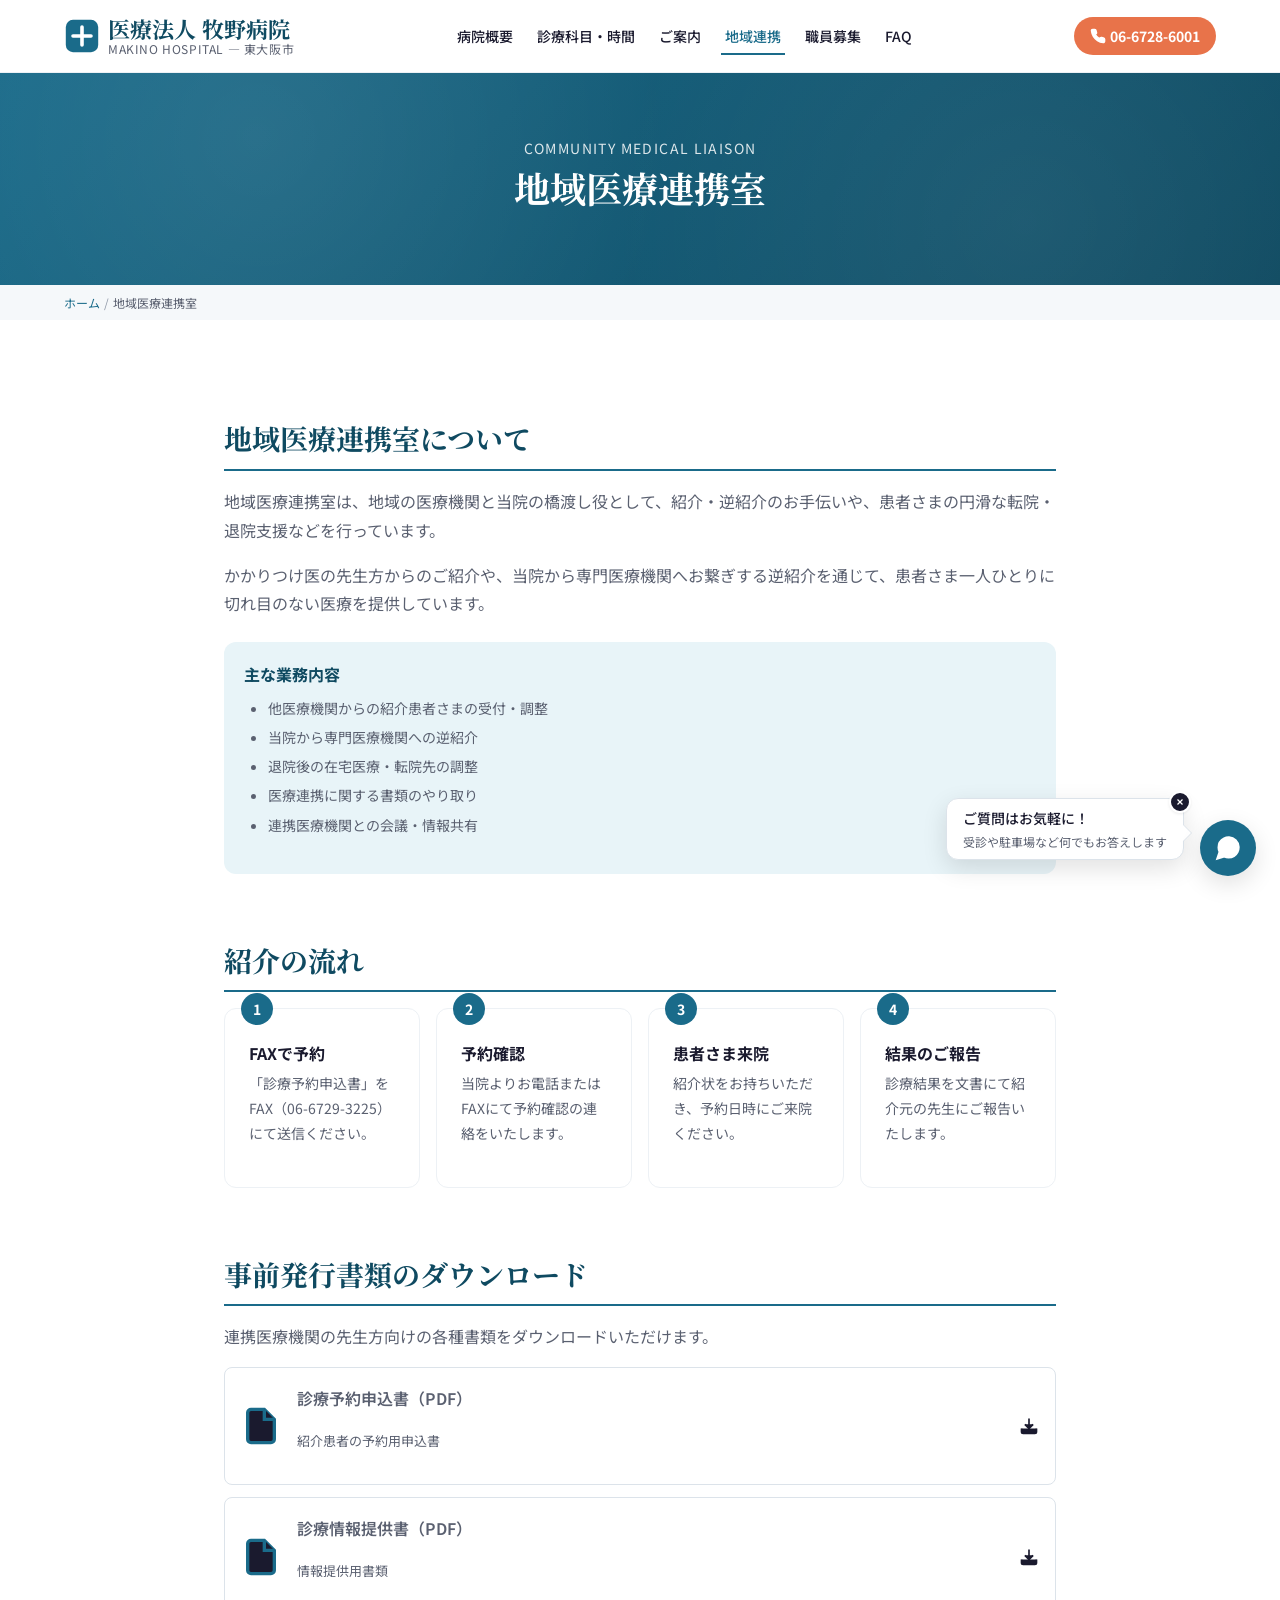
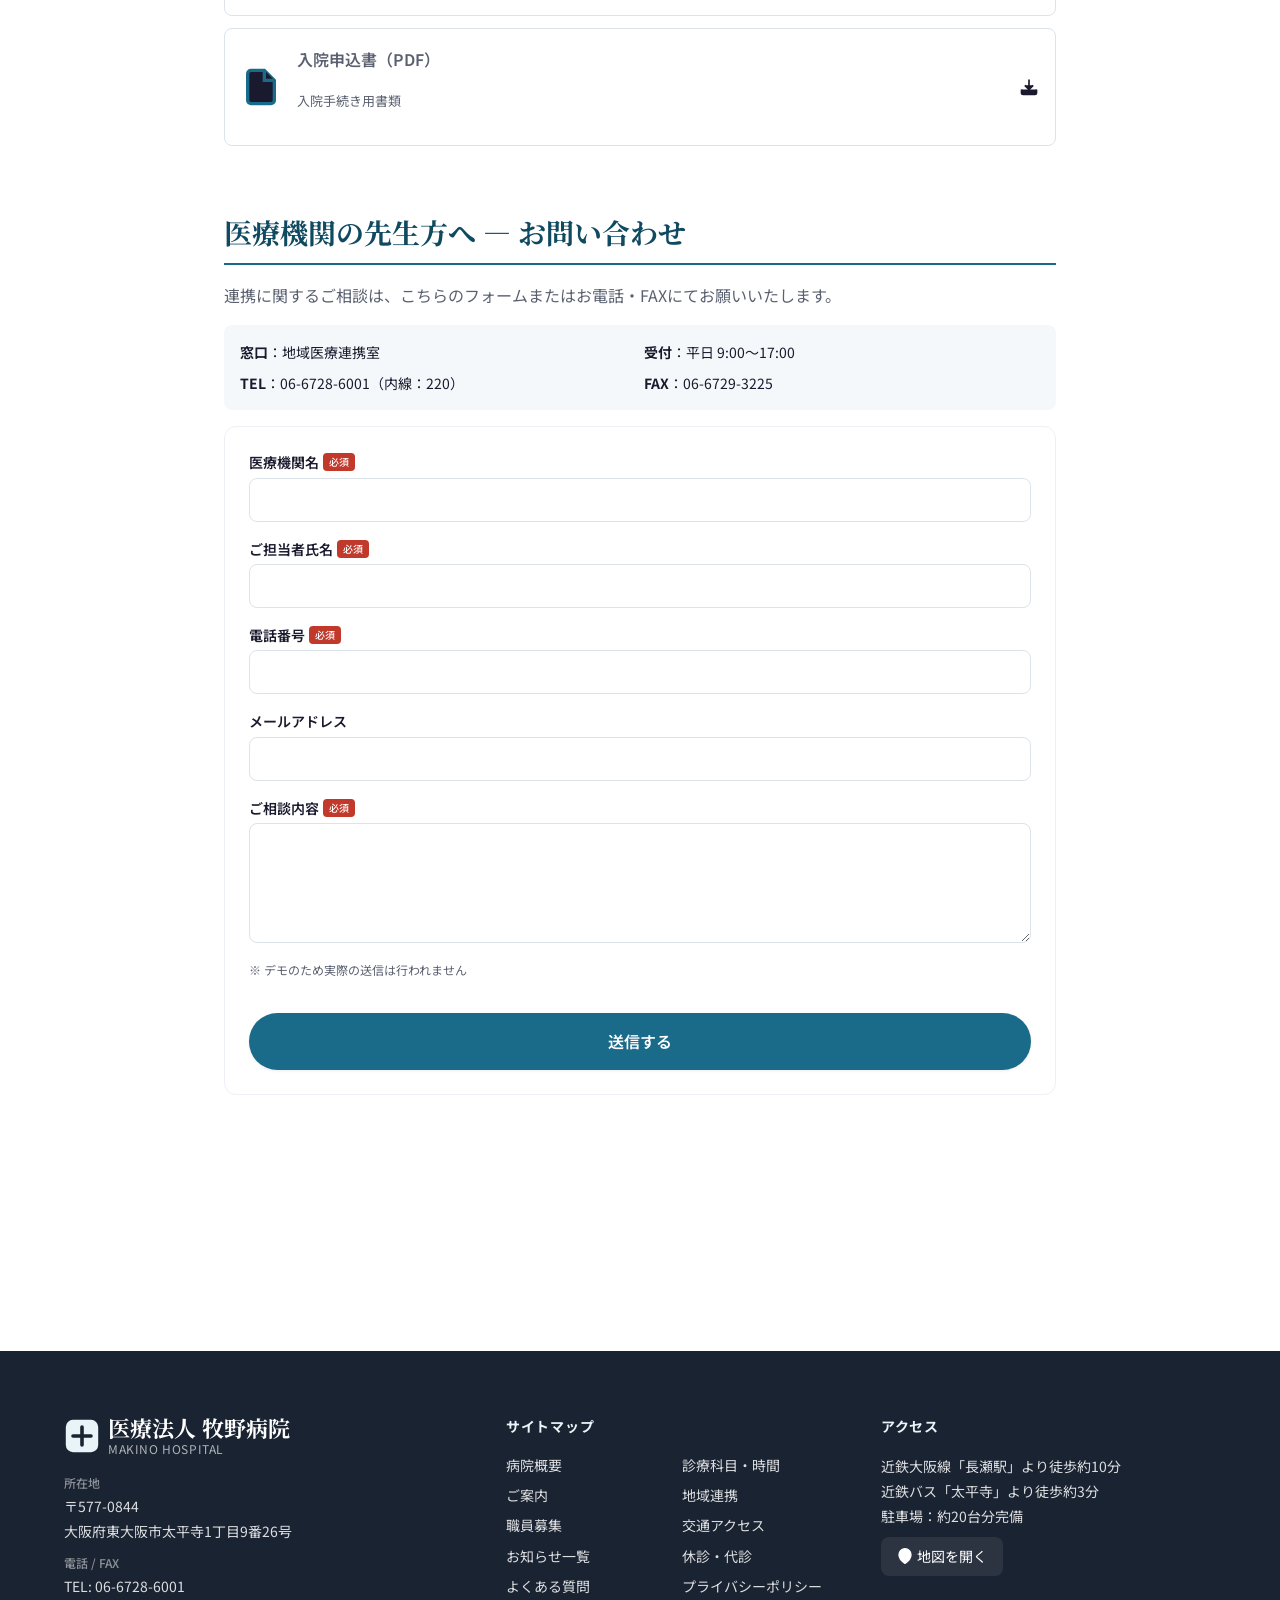
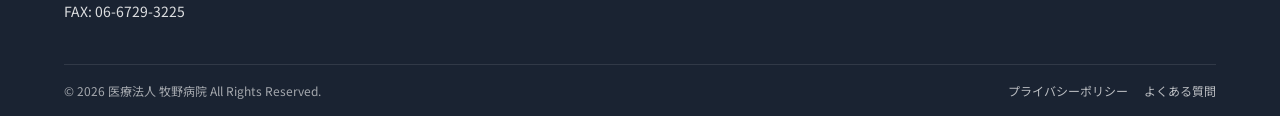
<file: community.html>
<!DOCTYPE html>
<html lang="ja">
<head>
<meta charset="UTF-8">
<meta name="viewport" content="width=device-width, initial-scale=1.0">
<title>地域医療連携室 | 牧野病院 東大阪市</title>
<meta name="description" content="牧野病院の地域医療連携室のご案内。他医療機関からの紹介、逆紹介、書類のやり取りに関する窓口です。">
<link rel="preconnect" href="https://fonts.googleapis.com">
<link rel="preconnect" href="https://fonts.gstatic.com" crossorigin>
<link href="https://fonts.googleapis.com/css2?family=Noto+Sans+JP:wght@400;500;600;700&family=Noto+Serif+JP:wght@500;700&display=swap" rel="stylesheet">
<link rel="stylesheet" href="css/reset.css">
<link rel="stylesheet" href="css/variables.css">
<link rel="stylesheet" href="css/global.css">
<link rel="stylesheet" href="css/components.css">
</head>
<body>
<a href="#main" class="skip-link">メインコンテンツへスキップ</a>

<header class="site-header">
  <div class="container site-header__inner">
    <a href="index.html" class="site-logo" aria-label="牧野病院 ホームへ">
      <svg class="site-logo__mark" viewBox="0 0 40 40" role="img" aria-label="牧野病院ロゴ"><rect x="2" y="2" width="36" height="36" rx="8" fill="currentColor"/><path d="M20 10v20M10 20h20" stroke="white" stroke-width="4" stroke-linecap="round"/></svg>
      <span class="site-logo__text"><span class="site-logo__name">医療法人 牧野病院</span><span class="site-logo__sub">MAKINO HOSPITAL — 東大阪市</span></span>
    </a>
    <nav class="global-nav" aria-label="グローバルナビゲーション">
      <ul class="global-nav__list">
        <li><a href="overview.html" class="global-nav__link">病院概要</a></li>
        <li><a href="timetable.html" class="global-nav__link">診療科目・時間</a></li>
        <li><a href="totalinfo.html" class="global-nav__link">ご案内</a></li>
        <li><a href="community.html" class="global-nav__link is-current">地域連携</a></li>
        <li><a href="recruit.html" class="global-nav__link">職員募集</a></li>
        <li><a href="faq.html" class="global-nav__link">FAQ</a></li>
      </ul>
    </nav>
    <div class="header-actions">
      <a href="tel:0667286001" class="header-tel"><svg class="header-tel__icon" viewBox="0 0 24 24" fill="none" stroke="currentColor" stroke-width="2" aria-hidden="true"><path d="M22 16.92v3a2 2 0 0 1-2.18 2 19.79 19.79 0 0 1-8.63-3.07 19.5 19.5 0 0 1-6-6 19.79 19.79 0 0 1-3.07-8.67A2 2 0 0 1 4.11 2h3a2 2 0 0 1 2 1.72 12.84 12.84 0 0 0 .7 2.81 2 2 0 0 1-.45 2.11L8.09 9.91a16 16 0 0 0 6 6l1.27-1.27a2 2 0 0 1 2.11-.45 12.84 12.84 0 0 0 2.81.7A2 2 0 0 1 22 16.92z"/></svg><span>06-6728-6001</span></a>
      <button type="button" class="hamburger" data-hamburger aria-label="メニューを開く" aria-expanded="false"><span class="hamburger__bar"></span></button>
    </div>
  </div>
</header>

<nav class="mobile-nav" data-mobile-nav aria-label="モバイルナビゲーション">
  <ul class="mobile-nav__list">
    <li><a href="index.html" class="mobile-nav__link">トップ</a></li>
    <li><a href="overview.html" class="mobile-nav__link">病院概要</a></li>
    <li><a href="timetable.html" class="mobile-nav__link">診療科目・時間</a></li>
    <li><a href="totalinfo.html" class="mobile-nav__link">ご案内</a></li>
    <li><a href="community.html" class="mobile-nav__link is-current">地域医療連携室</a></li>
    <li><a href="recruit.html" class="mobile-nav__link">職員募集</a></li>
    <li><a href="access.html" class="mobile-nav__link">交通アクセス</a></li>
    <li><a href="latestinfo.html" class="mobile-nav__link">お知らせ一覧</a></li>
    <li><a href="kyusin.html" class="mobile-nav__link">休診・代診</a></li>
    <li><a href="faq.html" class="mobile-nav__link">よくある質問</a></li>
  </ul>
</nav>

<div class="page-header">
  <div class="container page-header__inner">
    <p class="page-header__sub">Community Medical Liaison</p>
    <h1 class="page-header__title">地域医療連携室</h1>
  </div>
</div>

<nav class="breadcrumb" aria-label="パンくずリスト">
  <ol class="container breadcrumb__list">
    <li class="breadcrumb__item"><a href="index.html" class="breadcrumb__link">ホーム</a></li>
    <li class="breadcrumb__item breadcrumb__current">地域医療連携室</li>
  </ol>
</nav>

<main id="main">
  <section class="section">
    <div class="container container--narrow">

      <div class="content-block">
        <h2 class="content-block__title">地域医療連携室について</h2>
        <p>地域医療連携室は、地域の医療機関と当院の橋渡し役として、紹介・逆紹介のお手伝いや、患者さまの円滑な転院・退院支援などを行っています。</p>
        <p>かかりつけ医の先生方からのご紹介や、当院から専門医療機関へお繋ぎする逆紹介を通じて、患者さま一人ひとりに切れ目のない医療を提供しています。</p>

        <div style="margin-top:24px;padding:20px;background:var(--color-primary-light);border-radius:12px">
          <h3 style="font-weight:700;font-size:16px;margin-bottom:8px;color:var(--color-primary-dark)">主な業務内容</h3>
          <ul style="list-style:disc;padding-left:24px;color:var(--color-text-sub);line-height:1.8;font-size:14px">
            <li>他医療機関からの紹介患者さまの受付・調整</li>
            <li>当院から専門医療機関への逆紹介</li>
            <li>退院後の在宅医療・転院先の調整</li>
            <li>医療連携に関する書類のやり取り</li>
            <li>連携医療機関との会議・情報共有</li>
          </ul>
        </div>
      </div>

      <div class="content-block">
        <h2 class="content-block__title">紹介の流れ</h2>
        <div class="steps">
          <div class="step-card">
            <h4 class="step-card__title">FAXで予約</h4>
            <p class="step-card__body">「診療予約申込書」をFAX（06-6729-3225）にて送信ください。</p>
          </div>
          <div class="step-card">
            <h4 class="step-card__title">予約確認</h4>
            <p class="step-card__body">当院よりお電話またはFAXにて予約確認の連絡をいたします。</p>
          </div>
          <div class="step-card">
            <h4 class="step-card__title">患者さま来院</h4>
            <p class="step-card__body">紹介状をお持ちいただき、予約日時にご来院ください。</p>
          </div>
          <div class="step-card">
            <h4 class="step-card__title">結果のご報告</h4>
            <p class="step-card__body">診療結果を文書にて紹介元の先生にご報告いたします。</p>
          </div>
        </div>
      </div>

      <div class="content-block">
        <h2 class="content-block__title">事前発行書類のダウンロード</h2>
        <p>連携医療機関の先生方向けの各種書類をダウンロードいただけます。</p>
        <div style="display:grid;gap:12px;grid-template-columns:1fr;margin-top:16px">
          <a href="#" data-prep style="display:flex;align-items:center;gap:16px;padding:16px;background:var(--color-bg-base);border:1px solid var(--color-border);border-radius:8px;transition:all 0.2s">
            <svg width="40" height="40" viewBox="0 0 24 24" fill="none" stroke="var(--color-primary)" stroke-width="2" aria-hidden="true"><path d="M14 2H6a2 2 0 0 0-2 2v16a2 2 0 0 0 2 2h12a2 2 0 0 0 2-2V8z"/><polyline points="14 2 14 8 20 8"/></svg>
            <div style="flex:1">
              <p style="font-weight:600">診療予約申込書（PDF）</p>
              <p style="font-size:13px;color:var(--color-text-sub)">紹介患者の予約用申込書</p>
            </div>
            <svg width="20" height="20" viewBox="0 0 24 24" fill="none" stroke="currentColor" stroke-width="2" aria-hidden="true"><path d="M21 15v4a2 2 0 0 1-2 2H5a2 2 0 0 1-2-2v-4"/><polyline points="7 10 12 15 17 10"/><line x1="12" y1="15" x2="12" y2="3"/></svg>
          </a>
          <a href="#" data-prep style="display:flex;align-items:center;gap:16px;padding:16px;background:var(--color-bg-base);border:1px solid var(--color-border);border-radius:8px;transition:all 0.2s">
            <svg width="40" height="40" viewBox="0 0 24 24" fill="none" stroke="var(--color-primary)" stroke-width="2" aria-hidden="true"><path d="M14 2H6a2 2 0 0 0-2 2v16a2 2 0 0 0 2 2h12a2 2 0 0 0 2-2V8z"/><polyline points="14 2 14 8 20 8"/></svg>
            <div style="flex:1">
              <p style="font-weight:600">診療情報提供書（PDF）</p>
              <p style="font-size:13px;color:var(--color-text-sub)">情報提供用書類</p>
            </div>
            <svg width="20" height="20" viewBox="0 0 24 24" fill="none" stroke="currentColor" stroke-width="2" aria-hidden="true"><path d="M21 15v4a2 2 0 0 1-2 2H5a2 2 0 0 1-2-2v-4"/><polyline points="7 10 12 15 17 10"/><line x1="12" y1="15" x2="12" y2="3"/></svg>
          </a>
          <a href="#" data-prep style="display:flex;align-items:center;gap:16px;padding:16px;background:var(--color-bg-base);border:1px solid var(--color-border);border-radius:8px;transition:all 0.2s">
            <svg width="40" height="40" viewBox="0 0 24 24" fill="none" stroke="var(--color-primary)" stroke-width="2" aria-hidden="true"><path d="M14 2H6a2 2 0 0 0-2 2v16a2 2 0 0 0 2 2h12a2 2 0 0 0 2-2V8z"/><polyline points="14 2 14 8 20 8"/></svg>
            <div style="flex:1">
              <p style="font-weight:600">入院申込書（PDF）</p>
              <p style="font-size:13px;color:var(--color-text-sub)">入院手続き用書類</p>
            </div>
            <svg width="20" height="20" viewBox="0 0 24 24" fill="none" stroke="currentColor" stroke-width="2" aria-hidden="true"><path d="M21 15v4a2 2 0 0 1-2 2H5a2 2 0 0 1-2-2v-4"/><polyline points="7 10 12 15 17 10"/><line x1="12" y1="15" x2="12" y2="3"/></svg>
          </a>
        </div>
      </div>

      <div class="content-block">
        <h2 class="content-block__title">医療機関の先生方へ — お問い合わせ</h2>
        <p>連携に関するご相談は、こちらのフォームまたはお電話・FAXにてお願いいたします。</p>

        <div style="margin:16px 0;padding:16px;background:var(--color-bg-section);border-radius:8px;display:grid;gap:8px;grid-template-columns:1fr 1fr;font-size:14px">
          <div><strong>窓口</strong>：地域医療連携室</div>
          <div><strong>受付</strong>：平日 9:00〜17:00</div>
          <div><strong>TEL</strong>：06-6728-6001（内線：220）</div>
          <div><strong>FAX</strong>：06-6729-3225</div>
        </div>

        <form class="form" data-mock-form>
          <div class="form__row">
            <label class="form__label" for="liaison-clinic">医療機関名 <span class="form__required">必須</span></label>
            <input class="form__input" type="text" id="liaison-clinic" name="clinic" required>
          </div>
          <div class="form__row">
            <label class="form__label" for="liaison-doctor">ご担当者氏名 <span class="form__required">必須</span></label>
            <input class="form__input" type="text" id="liaison-doctor" name="doctor" required>
          </div>
          <div class="form__row">
            <label class="form__label" for="liaison-tel">電話番号 <span class="form__required">必須</span></label>
            <input class="form__input" type="tel" id="liaison-tel" name="tel" required>
          </div>
          <div class="form__row">
            <label class="form__label" for="liaison-email">メールアドレス</label>
            <input class="form__input" type="email" id="liaison-email" name="email">
          </div>
          <div class="form__row">
            <label class="form__label" for="liaison-message">ご相談内容 <span class="form__required">必須</span></label>
            <textarea class="form__textarea" id="liaison-message" name="message" required></textarea>
          </div>
          <p class="form__hint">※ デモのため実際の送信は行われません</p>
          <button type="submit" class="btn btn--primary btn--lg">送信する</button>
        </form>
      </div>

    </div>
  </section>
</main>

<footer class="site-footer">
  <div class="container">
    <div class="site-footer__grid">
      <div class="site-footer__brand">
        <div class="site-logo">
          <svg class="site-logo__mark" viewBox="0 0 40 40" role="img" aria-label="牧野病院ロゴ"><rect x="2" y="2" width="36" height="36" rx="8" fill="currentColor"/><path d="M20 10v20M10 20h20" stroke="#1a2332" stroke-width="4" stroke-linecap="round"/></svg>
          <span class="site-logo__text"><span class="site-logo__name">医療法人 牧野病院</span><span class="site-logo__sub">MAKINO HOSPITAL</span></span>
        </div>
        <dl class="site-footer__info">
          <dt>所在地</dt><dd>〒577-0844<br>大阪府東大阪市太平寺1丁目9番26号</dd>
          <dt>電話 / FAX</dt><dd>TEL: 06-6728-6001<br>FAX: 06-6729-3225</dd>
        </dl>
      </div>
      <div>
        <h2 class="site-footer__heading">サイトマップ</h2>
        <div class="site-footer__links">
          <a href="overview.html">病院概要</a>
          <a href="timetable.html">診療科目・時間</a>
          <a href="totalinfo.html">ご案内</a>
          <a href="community.html">地域連携</a>
          <a href="recruit.html">職員募集</a>
          <a href="access.html">交通アクセス</a>
          <a href="latestinfo.html">お知らせ一覧</a>
          <a href="kyusin.html">休診・代診</a>
          <a href="faq.html">よくある質問</a>
          <a href="privacy.html">プライバシーポリシー</a>
        </div>
      </div>
      <div>
        <h2 class="site-footer__heading">アクセス</h2>
        <p style="font-size:14px;color:rgba(255,255,255,0.85);line-height:1.8">近鉄大阪線「長瀬駅」より徒歩約10分<br>近鉄バス「太平寺」より徒歩約3分<br>駐車場：約20台分完備</p>
        <a href="https://www.openstreetmap.org/?mlat=34.6602&mlon=135.5687&zoom=17" target="_blank" rel="noopener" class="site-footer__map-link">
          <svg viewBox="0 0 24 24" width="16" height="16" fill="none" stroke="currentColor" stroke-width="2" aria-hidden="true"><path d="M21 10c0 7-9 13-9 13s-9-6-9-13a9 9 0 0 1 18 0z"/><circle cx="12" cy="10" r="3"/></svg>
          地図を開く
        </a>
      </div>
    </div>
    <div class="site-footer__bottom">
      <span>© 2026 医療法人 牧野病院 All Rights Reserved.</span>
      <div class="site-footer__bottom-links">
        <a href="privacy.html">プライバシーポリシー</a>
        <a href="faq.html">よくある質問</a>
      </div>
    </div>
  </div>
</footer>

<script src="js/nav.js"></script>
<script src="js/layout.js"></script>
<script src="js/chatbot.js"></script>
</body>
</html>
</file>
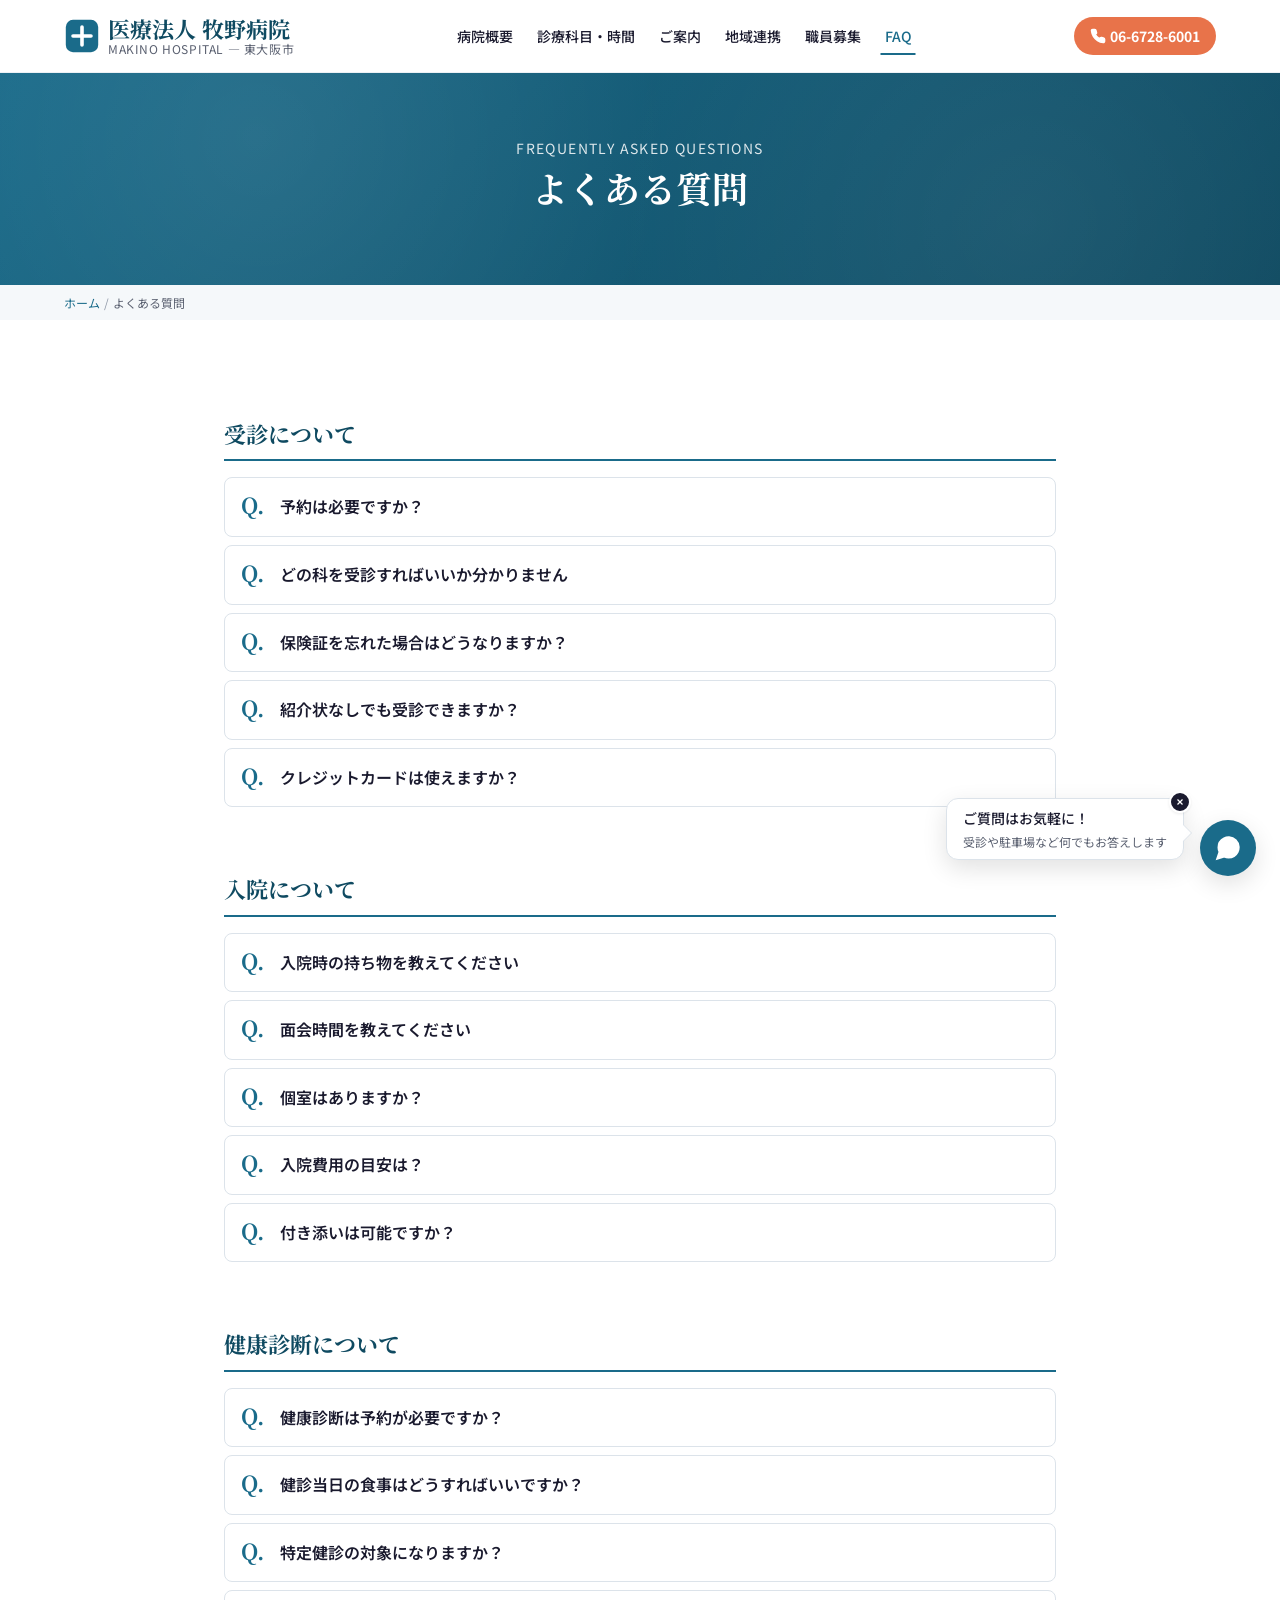
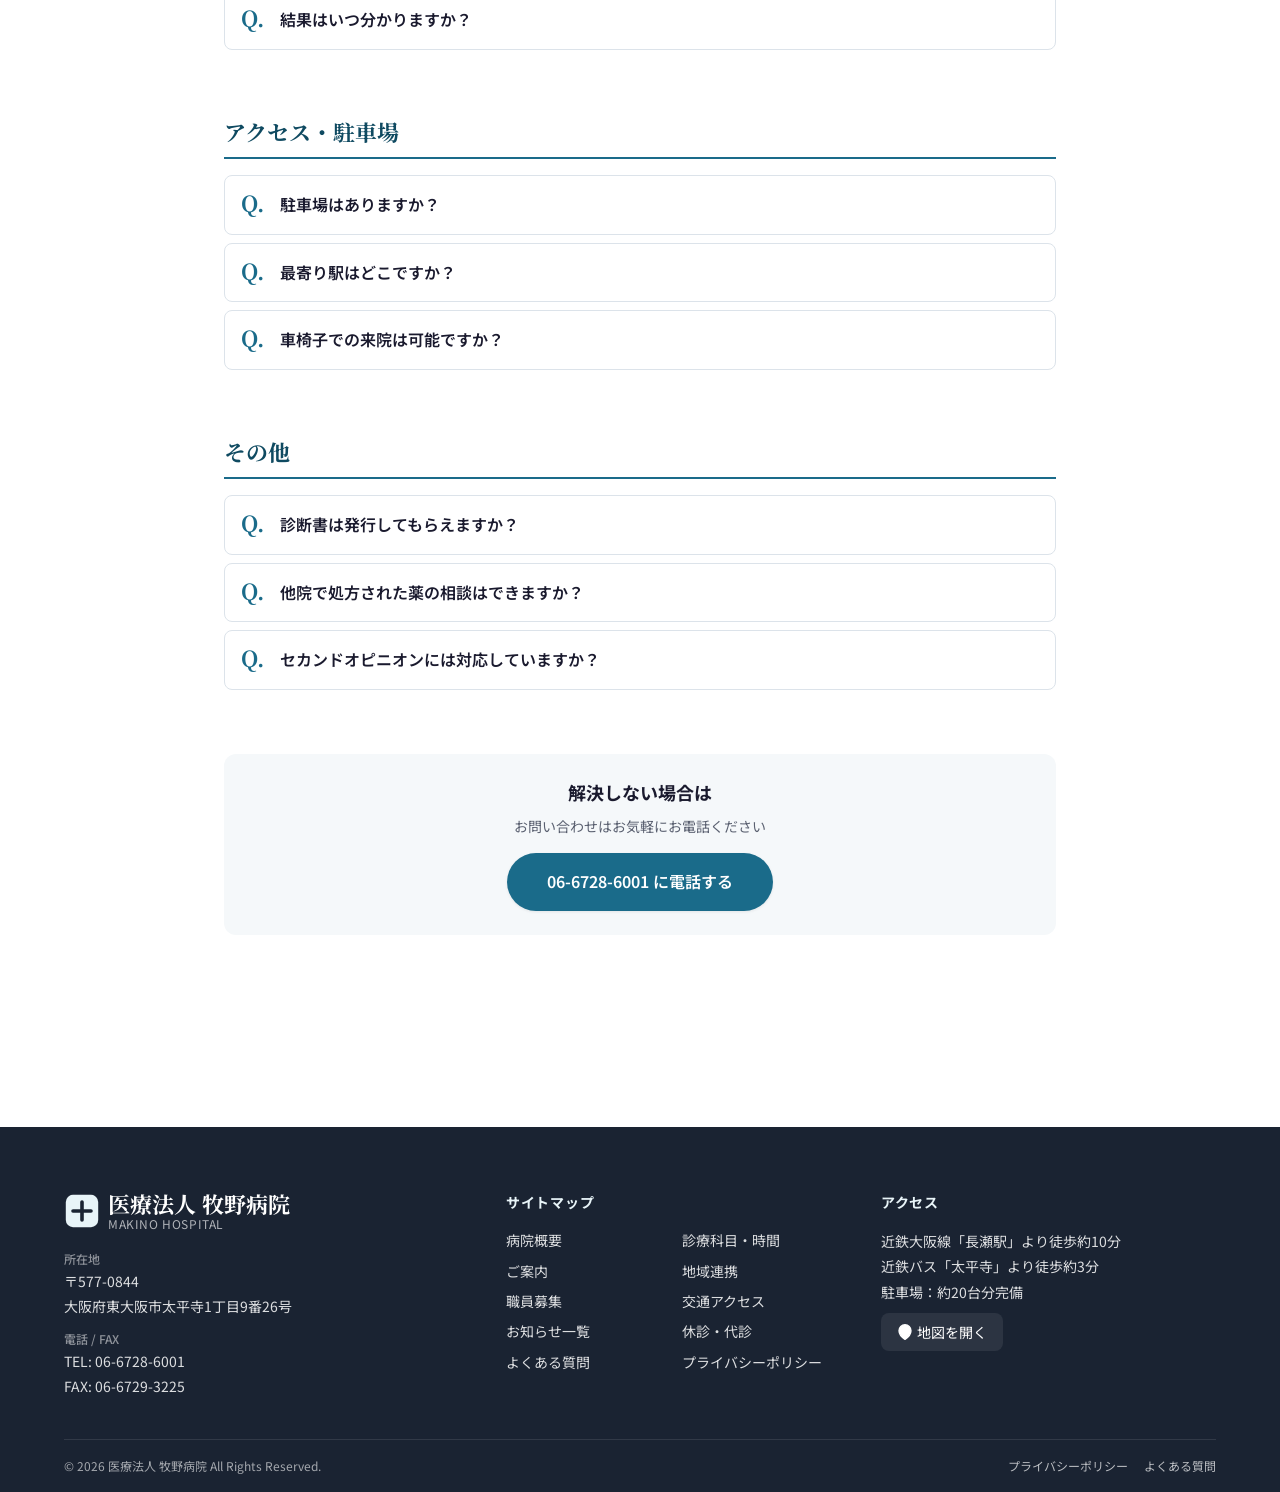
<file: faq.html>
<!DOCTYPE html>
<html lang="ja">
<head>
<meta charset="UTF-8">
<meta name="viewport" content="width=device-width, initial-scale=1.0">
<title>よくある質問（FAQ） | 牧野病院 東大阪市</title>
<meta name="description" content="牧野病院に寄せられるよくある質問と回答をまとめました。受診・入院・健康診断・アクセスについてのご案内。">
<link rel="preconnect" href="https://fonts.googleapis.com">
<link rel="preconnect" href="https://fonts.gstatic.com" crossorigin>
<link href="https://fonts.googleapis.com/css2?family=Noto+Sans+JP:wght@400;500;600;700&family=Noto+Serif+JP:wght@500;700&display=swap" rel="stylesheet">
<link rel="stylesheet" href="css/reset.css">
<link rel="stylesheet" href="css/variables.css">
<link rel="stylesheet" href="css/global.css">
<link rel="stylesheet" href="css/components.css">
</head>
<body>
<a href="#main" class="skip-link">メインコンテンツへスキップ</a>

<header class="site-header">
  <div class="container site-header__inner">
    <a href="index.html" class="site-logo" aria-label="牧野病院 ホームへ">
      <svg class="site-logo__mark" viewBox="0 0 40 40" role="img" aria-label="牧野病院ロゴ"><rect x="2" y="2" width="36" height="36" rx="8" fill="currentColor"/><path d="M20 10v20M10 20h20" stroke="white" stroke-width="4" stroke-linecap="round"/></svg>
      <span class="site-logo__text"><span class="site-logo__name">医療法人 牧野病院</span><span class="site-logo__sub">MAKINO HOSPITAL — 東大阪市</span></span>
    </a>
    <nav class="global-nav" aria-label="グローバルナビゲーション">
      <ul class="global-nav__list">
        <li><a href="overview.html" class="global-nav__link">病院概要</a></li>
        <li><a href="timetable.html" class="global-nav__link">診療科目・時間</a></li>
        <li><a href="totalinfo.html" class="global-nav__link">ご案内</a></li>
        <li><a href="community.html" class="global-nav__link">地域連携</a></li>
        <li><a href="recruit.html" class="global-nav__link">職員募集</a></li>
        <li><a href="faq.html" class="global-nav__link is-current">FAQ</a></li>
      </ul>
    </nav>
    <div class="header-actions">
      <a href="tel:0667286001" class="header-tel"><svg class="header-tel__icon" viewBox="0 0 24 24" fill="none" stroke="currentColor" stroke-width="2" aria-hidden="true"><path d="M22 16.92v3a2 2 0 0 1-2.18 2 19.79 19.79 0 0 1-8.63-3.07 19.5 19.5 0 0 1-6-6 19.79 19.79 0 0 1-3.07-8.67A2 2 0 0 1 4.11 2h3a2 2 0 0 1 2 1.72 12.84 12.84 0 0 0 .7 2.81 2 2 0 0 1-.45 2.11L8.09 9.91a16 16 0 0 0 6 6l1.27-1.27a2 2 0 0 1 2.11-.45 12.84 12.84 0 0 0 2.81.7A2 2 0 0 1 22 16.92z"/></svg><span>06-6728-6001</span></a>
      <button type="button" class="hamburger" data-hamburger aria-label="メニューを開く" aria-expanded="false"><span class="hamburger__bar"></span></button>
    </div>
  </div>
</header>

<nav class="mobile-nav" data-mobile-nav aria-label="モバイルナビゲーション">
  <ul class="mobile-nav__list">
    <li><a href="index.html" class="mobile-nav__link">トップ</a></li>
    <li><a href="overview.html" class="mobile-nav__link">病院概要</a></li>
    <li><a href="timetable.html" class="mobile-nav__link">診療科目・時間</a></li>
    <li><a href="totalinfo.html" class="mobile-nav__link">ご案内</a></li>
    <li><a href="community.html" class="mobile-nav__link">地域医療連携室</a></li>
    <li><a href="recruit.html" class="mobile-nav__link">職員募集</a></li>
    <li><a href="access.html" class="mobile-nav__link">交通アクセス</a></li>
    <li><a href="latestinfo.html" class="mobile-nav__link">お知らせ一覧</a></li>
    <li><a href="kyusin.html" class="mobile-nav__link">休診・代診</a></li>
    <li><a href="faq.html" class="mobile-nav__link is-current">よくある質問</a></li>
  </ul>
</nav>

<div class="page-header">
  <div class="container page-header__inner">
    <p class="page-header__sub">Frequently Asked Questions</p>
    <h1 class="page-header__title">よくある質問</h1>
  </div>
</div>

<nav class="breadcrumb" aria-label="パンくずリスト">
  <ol class="container breadcrumb__list">
    <li class="breadcrumb__item"><a href="index.html" class="breadcrumb__link">ホーム</a></li>
    <li class="breadcrumb__item breadcrumb__current">よくある質問</li>
  </ol>
</nav>

<main id="main">
  <section class="section">
    <div class="container container--narrow">

      <div class="faq-category">
        <h2 class="faq-category__title">受診について</h2>
        <details class="faq-item">
          <summary class="faq-item__summary">予約は必要ですか？</summary>
          <div class="faq-item__content"><div>当院は予約制ではございません。診療時間内に直接ご来院ください。健康診断や一部の検査は事前予約が必要となります。</div></div>
        </details>
        <details class="faq-item">
          <summary class="faq-item__summary">どの科を受診すればいいか分かりません</summary>
          <div class="faq-item__content"><div>症状に応じて以下を目安にしてください：<br>・腹痛、発熱、咳 → 内科<br>・骨折、関節痛、腰痛 → 整形外科<br>・皮膚のかゆみ、湿疹 → 皮膚科<br>・けが、しこり → 外科<br><br>判断に迷う場合は受付にてご相談ください。</div></div>
        </details>
        <details class="faq-item">
          <summary class="faq-item__summary">保険証を忘れた場合はどうなりますか？</summary>
          <div class="faq-item__content"><div>マイナ保険証または資格確認書をお忘れの場合、当日は一旦全額自費でのお支払いとなります。後日、保険証をご持参いただければ、保険適用分を返金いたします（同月内）。</div></div>
        </details>
        <details class="faq-item">
          <summary class="faq-item__summary">紹介状なしでも受診できますか？</summary>
          <div class="faq-item__content"><div>はい、紹介状なしでもご受診いただけます。当院は地域のかかりつけ医として、紹介状をお持ちでない方もお気軽にご利用ください。</div></div>
        </details>
        <details class="faq-item">
          <summary class="faq-item__summary">クレジットカードは使えますか？</summary>
          <div class="faq-item__content"><div>主要なクレジットカード（VISA、Mastercard、JCB、AMEX）に対応しています。電子マネー・QRコード決済（PayPay、楽天ペイ等）もご利用いただけます。</div></div>
        </details>
      </div>

      <div class="faq-category">
        <h2 class="faq-category__title">入院について</h2>
        <details class="faq-item">
          <summary class="faq-item__summary">入院時の持ち物を教えてください</summary>
          <div class="faq-item__content"><div>入院申込書、健康保険証、印鑑、常用のお薬・お薬手帳、洗面用具、寝間着、室内履き、下着類、箸・スプーン等が必要です。詳しくは「ご案内」ページの入院案内をご確認ください。</div></div>
        </details>
        <details class="faq-item">
          <summary class="faq-item__summary">面会時間を教えてください</summary>
          <div class="faq-item__content"><div>面会時間は9:00〜19:00です（2026年4月より延長）。感染症の流行状況により、面会を制限する場合があります。</div></div>
        </details>
        <details class="faq-item">
          <summary class="faq-item__summary">個室はありますか？</summary>
          <div class="faq-item__content"><div>個室・2人部屋をご用意しています。<br>・個室A：1日 8,800円（税込）<br>・個室B：1日 5,500円（税込）<br>・2人部屋：1日 3,300円（税込）<br>空き状況によりご希望に添えない場合があります。</div></div>
        </details>
        <details class="faq-item">
          <summary class="faq-item__summary">入院費用の目安は？</summary>
          <div class="faq-item__content"><div>入院費用は、傷病名・治療内容・入院期間・保険負担割合によって大きく異なります。概算については入退院支援担当者がご相談に応じます。高額療養費制度の利用についてもご案内可能です。</div></div>
        </details>
        <details class="faq-item">
          <summary class="faq-item__summary">付き添いは可能ですか？</summary>
          <div class="faq-item__content"><div>原則として付き添いの必要はありませんが、医師の許可があれば可能です。看護師にご相談ください。</div></div>
        </details>
      </div>

      <div class="faq-category">
        <h2 class="faq-category__title">健康診断について</h2>
        <details class="faq-item">
          <summary class="faq-item__summary">健康診断は予約が必要ですか？</summary>
          <div class="faq-item__content"><div>はい、健康診断は事前予約が必要です。お電話（06-6728-6001）にてご予約ください。</div></div>
        </details>
        <details class="faq-item">
          <summary class="faq-item__summary">健診当日の食事はどうすればいいですか？</summary>
          <div class="faq-item__content"><div>血液検査が含まれる場合は、検査前10時間は絶食でお願いします。水・お茶は問題ありません。詳しくは予約時にご案内いたします。</div></div>
        </details>
        <details class="faq-item">
          <summary class="faq-item__summary">特定健診の対象になりますか？</summary>
          <div class="faq-item__content"><div>40歳〜74歳の方で、各保険者（協会けんぽ・国保等）から受診券が送付されている方が対象となります。お手元の受診券をご確認ください。</div></div>
        </details>
        <details class="faq-item">
          <summary class="faq-item__summary">結果はいつ分かりますか？</summary>
          <div class="faq-item__content"><div>通常は2〜3週間程度でご自宅に郵送いたします。詳しい結果説明をご希望の方は、後日改めて外来をご受診ください。</div></div>
        </details>
      </div>

      <div class="faq-category">
        <h2 class="faq-category__title">アクセス・駐車場</h2>
        <details class="faq-item">
          <summary class="faq-item__summary">駐車場はありますか？</summary>
          <div class="faq-item__content"><div>病院隣に約20台分の無料駐車場をご用意しています。混雑時は近隣のコインパーキング（タイムズ太平寺、リパーク長瀬駅西等）をご利用ください。</div></div>
        </details>
        <details class="faq-item">
          <summary class="faq-item__summary">最寄り駅はどこですか？</summary>
          <div class="faq-item__content"><div>近鉄大阪線「長瀬駅」西口より徒歩約10分です。バスをご利用の場合は、近鉄バス「太平寺」停留所より徒歩約3分です。</div></div>
        </details>
        <details class="faq-item">
          <summary class="faq-item__summary">車椅子での来院は可能ですか？</summary>
          <div class="faq-item__content"><div>はい。エントランスはバリアフリー設計で、車椅子の方も安心してご来院いただけます。入口に身障者用駐車スペース（2台）もございます。車椅子の貸出も行っています。</div></div>
        </details>
      </div>

      <div class="faq-category">
        <h2 class="faq-category__title">その他</h2>
        <details class="faq-item">
          <summary class="faq-item__summary">診断書は発行してもらえますか？</summary>
          <div class="faq-item__content"><div>はい。診断書、各種証明書を発行いたします。発行手数料は内容により異なります（簡易な診断書：3,300円〜）。発行までに数日お時間をいただきます。</div></div>
        </details>
        <details class="faq-item">
          <summary class="faq-item__summary">他院で処方された薬の相談はできますか？</summary>
          <div class="faq-item__content"><div>はい、お薬手帳をご持参いただければ、現在服用中のお薬についてもご相談いただけます。</div></div>
        </details>
        <details class="faq-item">
          <summary class="faq-item__summary">セカンドオピニオンには対応していますか？</summary>
          <div class="faq-item__content"><div>当院ではセカンドオピニオンのご相談に対応しています。事前にお電話でご予約のうえ、現在の診療情報（紹介状・検査結果等）をご持参ください。</div></div>
        </details>
      </div>

      <div style="margin-top:48px;padding:24px;background:var(--color-bg-section);border-radius:12px;text-align:center">
        <h2 style="font-size:18px;font-weight:700;margin-bottom:8px">解決しない場合は</h2>
        <p style="font-size:14px;color:var(--color-text-sub);margin-bottom:16px">お問い合わせはお気軽にお電話ください</p>
        <a href="tel:0667286001" class="btn btn--primary btn--lg">06-6728-6001 に電話する</a>
      </div>

    </div>
  </section>
</main>

<footer class="site-footer">
  <div class="container">
    <div class="site-footer__grid">
      <div class="site-footer__brand">
        <div class="site-logo">
          <svg class="site-logo__mark" viewBox="0 0 40 40" role="img" aria-label="牧野病院ロゴ"><rect x="2" y="2" width="36" height="36" rx="8" fill="currentColor"/><path d="M20 10v20M10 20h20" stroke="#1a2332" stroke-width="4" stroke-linecap="round"/></svg>
          <span class="site-logo__text"><span class="site-logo__name">医療法人 牧野病院</span><span class="site-logo__sub">MAKINO HOSPITAL</span></span>
        </div>
        <dl class="site-footer__info">
          <dt>所在地</dt><dd>〒577-0844<br>大阪府東大阪市太平寺1丁目9番26号</dd>
          <dt>電話 / FAX</dt><dd>TEL: 06-6728-6001<br>FAX: 06-6729-3225</dd>
        </dl>
      </div>
      <div>
        <h2 class="site-footer__heading">サイトマップ</h2>
        <div class="site-footer__links">
          <a href="overview.html">病院概要</a>
          <a href="timetable.html">診療科目・時間</a>
          <a href="totalinfo.html">ご案内</a>
          <a href="community.html">地域連携</a>
          <a href="recruit.html">職員募集</a>
          <a href="access.html">交通アクセス</a>
          <a href="latestinfo.html">お知らせ一覧</a>
          <a href="kyusin.html">休診・代診</a>
          <a href="faq.html">よくある質問</a>
          <a href="privacy.html">プライバシーポリシー</a>
        </div>
      </div>
      <div>
        <h2 class="site-footer__heading">アクセス</h2>
        <p style="font-size:14px;color:rgba(255,255,255,0.85);line-height:1.8">近鉄大阪線「長瀬駅」より徒歩約10分<br>近鉄バス「太平寺」より徒歩約3分<br>駐車場：約20台分完備</p>
        <a href="https://www.openstreetmap.org/?mlat=34.6602&mlon=135.5687&zoom=17" target="_blank" rel="noopener" class="site-footer__map-link">
          <svg viewBox="0 0 24 24" width="16" height="16" fill="none" stroke="currentColor" stroke-width="2" aria-hidden="true"><path d="M21 10c0 7-9 13-9 13s-9-6-9-13a9 9 0 0 1 18 0z"/><circle cx="12" cy="10" r="3"/></svg>
          地図を開く
        </a>
      </div>
    </div>
    <div class="site-footer__bottom">
      <span>© 2026 医療法人 牧野病院 All Rights Reserved.</span>
      <div class="site-footer__bottom-links">
        <a href="privacy.html">プライバシーポリシー</a>
        <a href="faq.html">よくある質問</a>
      </div>
    </div>
  </div>
</footer>

<script src="js/nav.js"></script>
<script src="js/layout.js"></script>
<script src="js/chatbot.js"></script>
</body>
</html>
</file>
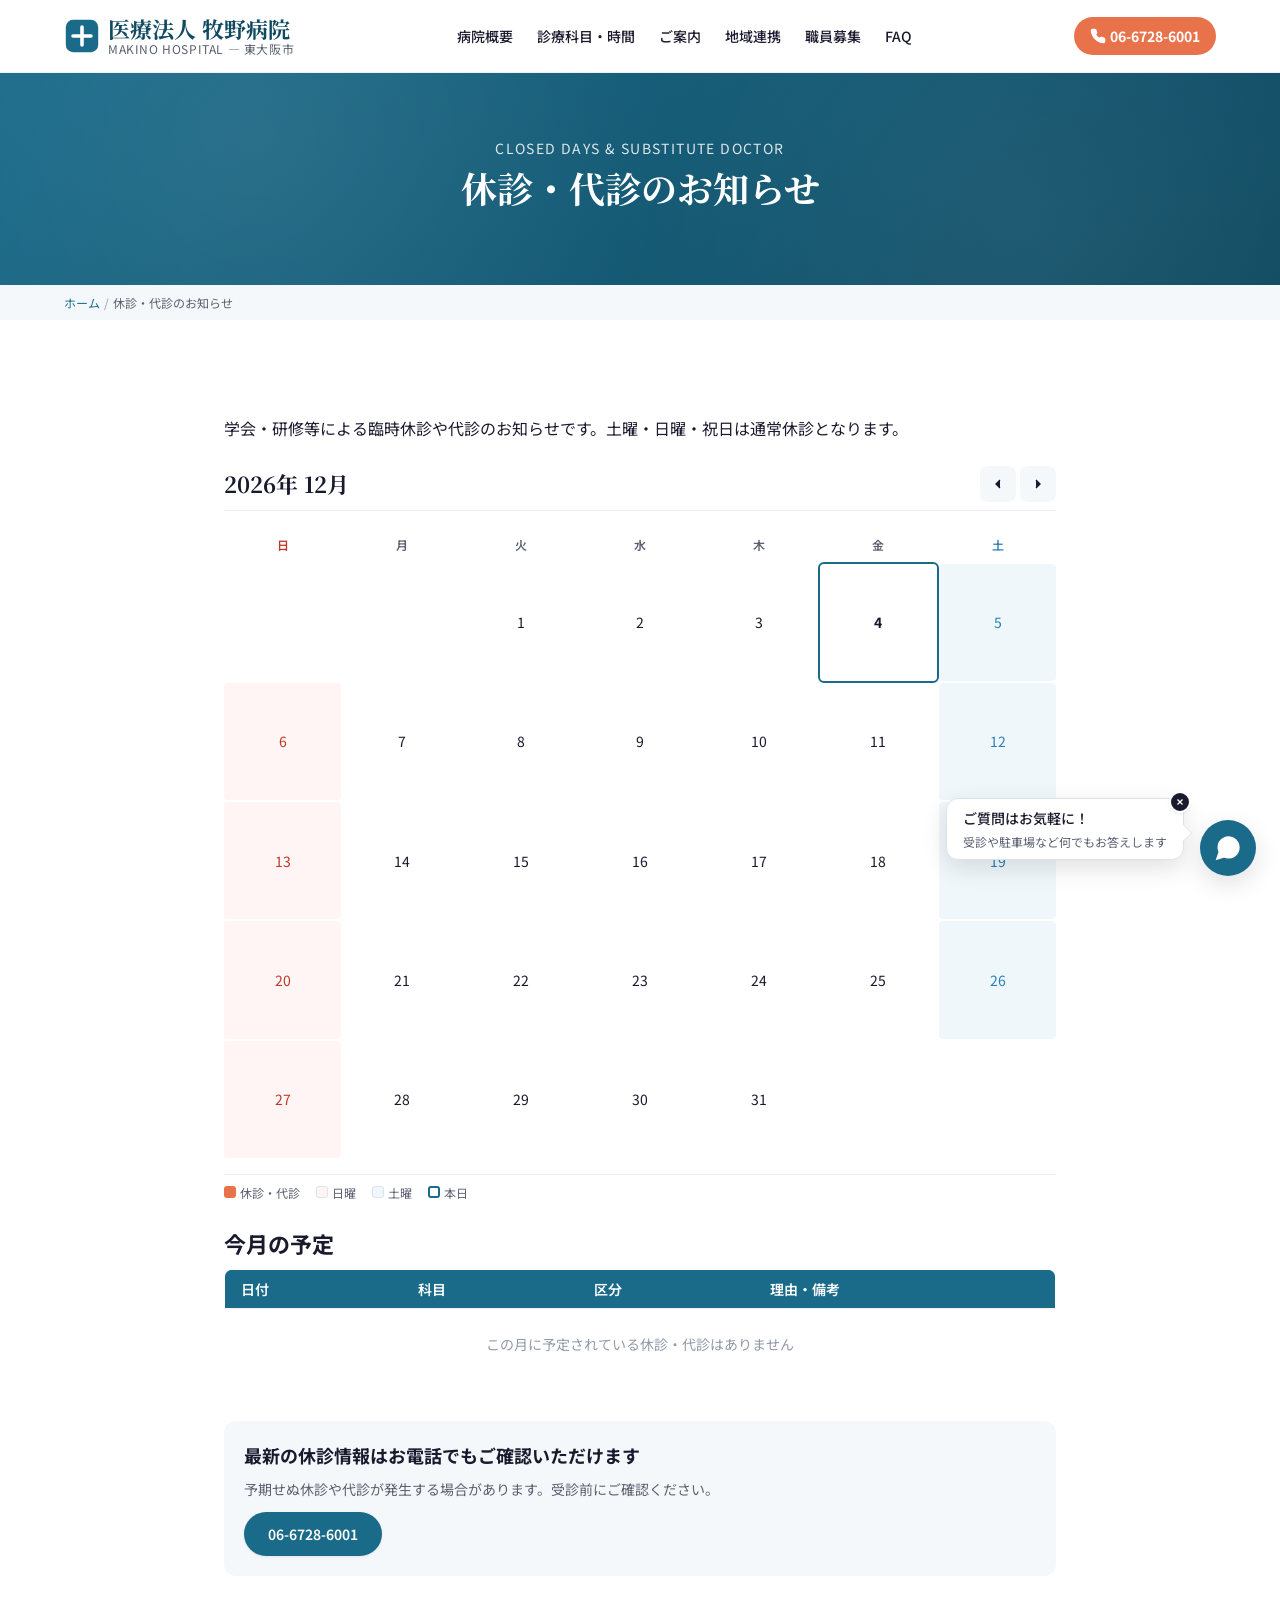
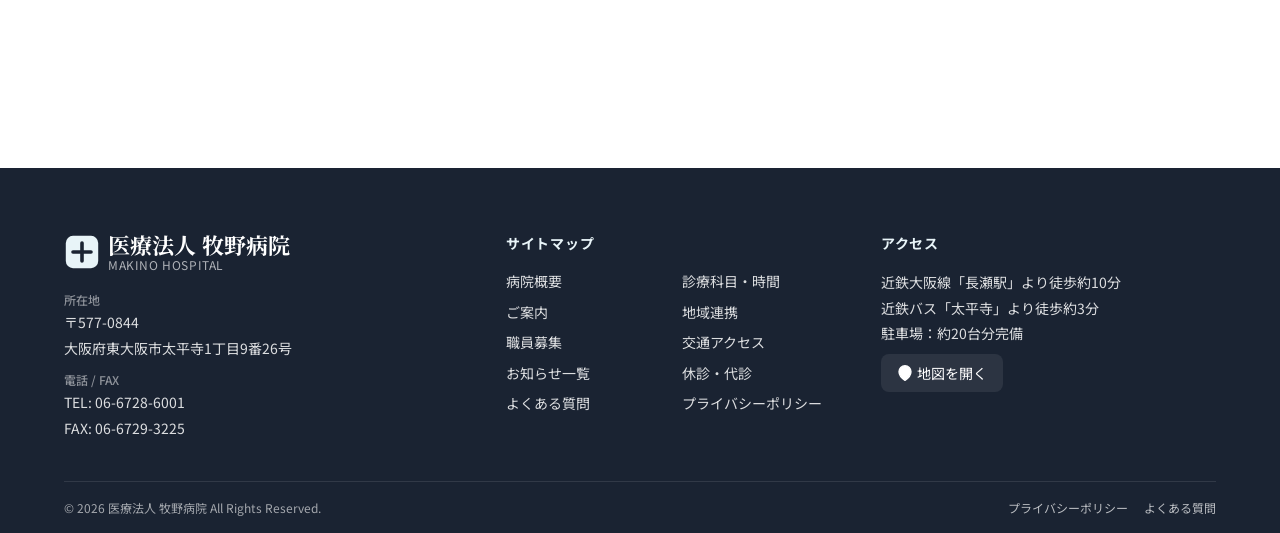
<file: kyusin.html>
<!DOCTYPE html>
<html lang="ja">
<head>
<meta charset="UTF-8">
<meta name="viewport" content="width=device-width, initial-scale=1.0">
<title>休診・代診のお知らせ | 牧野病院 東大阪市</title>
<meta name="description" content="牧野病院の臨時休診・代診情報のご案内。月別カレンダーでご確認いただけます。">
<link rel="preconnect" href="https://fonts.googleapis.com">
<link rel="preconnect" href="https://fonts.gstatic.com" crossorigin>
<link href="https://fonts.googleapis.com/css2?family=Noto+Sans+JP:wght@400;500;600;700&family=Noto+Serif+JP:wght@500;700&display=swap" rel="stylesheet">
<link rel="stylesheet" href="css/reset.css">
<link rel="stylesheet" href="css/variables.css">
<link rel="stylesheet" href="css/global.css">
<link rel="stylesheet" href="css/components.css">
</head>
<body>
<a href="#main" class="skip-link">メインコンテンツへスキップ</a>

<header class="site-header">
  <div class="container site-header__inner">
    <a href="index.html" class="site-logo" aria-label="牧野病院 ホームへ">
      <svg class="site-logo__mark" viewBox="0 0 40 40" role="img" aria-label="牧野病院ロゴ"><rect x="2" y="2" width="36" height="36" rx="8" fill="currentColor"/><path d="M20 10v20M10 20h20" stroke="white" stroke-width="4" stroke-linecap="round"/></svg>
      <span class="site-logo__text"><span class="site-logo__name">医療法人 牧野病院</span><span class="site-logo__sub">MAKINO HOSPITAL — 東大阪市</span></span>
    </a>
    <nav class="global-nav" aria-label="グローバルナビゲーション">
      <ul class="global-nav__list">
        <li><a href="overview.html" class="global-nav__link">病院概要</a></li>
        <li><a href="timetable.html" class="global-nav__link">診療科目・時間</a></li>
        <li><a href="totalinfo.html" class="global-nav__link">ご案内</a></li>
        <li><a href="community.html" class="global-nav__link">地域連携</a></li>
        <li><a href="recruit.html" class="global-nav__link">職員募集</a></li>
        <li><a href="faq.html" class="global-nav__link">FAQ</a></li>
      </ul>
    </nav>
    <div class="header-actions">
      <a href="tel:0667286001" class="header-tel"><svg class="header-tel__icon" viewBox="0 0 24 24" fill="none" stroke="currentColor" stroke-width="2" aria-hidden="true"><path d="M22 16.92v3a2 2 0 0 1-2.18 2 19.79 19.79 0 0 1-8.63-3.07 19.5 19.5 0 0 1-6-6 19.79 19.79 0 0 1-3.07-8.67A2 2 0 0 1 4.11 2h3a2 2 0 0 1 2 1.72 12.84 12.84 0 0 0 .7 2.81 2 2 0 0 1-.45 2.11L8.09 9.91a16 16 0 0 0 6 6l1.27-1.27a2 2 0 0 1 2.11-.45 12.84 12.84 0 0 0 2.81.7A2 2 0 0 1 22 16.92z"/></svg><span>06-6728-6001</span></a>
      <button type="button" class="hamburger" data-hamburger aria-label="メニューを開く" aria-expanded="false"><span class="hamburger__bar"></span></button>
    </div>
  </div>
</header>

<nav class="mobile-nav" data-mobile-nav aria-label="モバイルナビゲーション">
  <ul class="mobile-nav__list">
    <li><a href="index.html" class="mobile-nav__link">トップ</a></li>
    <li><a href="overview.html" class="mobile-nav__link">病院概要</a></li>
    <li><a href="timetable.html" class="mobile-nav__link">診療科目・時間</a></li>
    <li><a href="totalinfo.html" class="mobile-nav__link">ご案内</a></li>
    <li><a href="community.html" class="mobile-nav__link">地域医療連携室</a></li>
    <li><a href="recruit.html" class="mobile-nav__link">職員募集</a></li>
    <li><a href="access.html" class="mobile-nav__link">交通アクセス</a></li>
    <li><a href="latestinfo.html" class="mobile-nav__link">お知らせ一覧</a></li>
    <li><a href="kyusin.html" class="mobile-nav__link is-current">休診・代診</a></li>
    <li><a href="faq.html" class="mobile-nav__link">よくある質問</a></li>
  </ul>
</nav>

<div class="page-header">
  <div class="container page-header__inner">
    <p class="page-header__sub">Closed Days & Substitute Doctor</p>
    <h1 class="page-header__title">休診・代診のお知らせ</h1>
  </div>
</div>

<nav class="breadcrumb" aria-label="パンくずリスト">
  <ol class="container breadcrumb__list">
    <li class="breadcrumb__item"><a href="index.html" class="breadcrumb__link">ホーム</a></li>
    <li class="breadcrumb__item breadcrumb__current">休診・代診のお知らせ</li>
  </ol>
</nav>

<main id="main">
  <section class="section">
    <div class="container container--narrow">

      <p>学会・研修等による臨時休診や代診のお知らせです。土曜・日曜・祝日は通常休診となります。</p>

      <div style="display:grid;gap:24px;margin-top:24px">
        <div data-calendar></div>

        <div>
          <h2 class="content-block__subtitle" style="margin-top:0">今月の予定</h2>
          <div style="overflow-x:auto">
            <table class="data-table">
              <thead>
                <tr style="background:var(--color-primary);color:#fff">
                  <th style="color:#fff;background:var(--color-primary);width:auto">日付</th>
                  <th style="color:#fff;background:var(--color-primary);width:auto">科目</th>
                  <th style="color:#fff;background:var(--color-primary);width:auto">区分</th>
                  <th style="color:#fff;background:var(--color-primary);width:auto">理由・備考</th>
                </tr>
              </thead>
              <tbody data-closed-list></tbody>
            </table>
          </div>
        </div>
      </div>

      <div style="margin-top:40px;padding:20px;background:var(--color-bg-section);border-radius:12px">
        <h2 style="font-size:18px;margin-bottom:8px">最新の休診情報はお電話でもご確認いただけます</h2>
        <p style="font-size:14px;color:var(--color-text-sub);margin-bottom:12px">予期せぬ休診や代診が発生する場合があります。受診前にご確認ください。</p>
        <a href="tel:0667286001" class="btn btn--primary">06-6728-6001</a>
      </div>

    </div>
  </section>
</main>

<footer class="site-footer">
  <div class="container">
    <div class="site-footer__grid">
      <div class="site-footer__brand">
        <div class="site-logo">
          <svg class="site-logo__mark" viewBox="0 0 40 40" role="img" aria-label="牧野病院ロゴ"><rect x="2" y="2" width="36" height="36" rx="8" fill="currentColor"/><path d="M20 10v20M10 20h20" stroke="#1a2332" stroke-width="4" stroke-linecap="round"/></svg>
          <span class="site-logo__text"><span class="site-logo__name">医療法人 牧野病院</span><span class="site-logo__sub">MAKINO HOSPITAL</span></span>
        </div>
        <dl class="site-footer__info">
          <dt>所在地</dt><dd>〒577-0844<br>大阪府東大阪市太平寺1丁目9番26号</dd>
          <dt>電話 / FAX</dt><dd>TEL: 06-6728-6001<br>FAX: 06-6729-3225</dd>
        </dl>
      </div>
      <div>
        <h2 class="site-footer__heading">サイトマップ</h2>
        <div class="site-footer__links">
          <a href="overview.html">病院概要</a>
          <a href="timetable.html">診療科目・時間</a>
          <a href="totalinfo.html">ご案内</a>
          <a href="community.html">地域連携</a>
          <a href="recruit.html">職員募集</a>
          <a href="access.html">交通アクセス</a>
          <a href="latestinfo.html">お知らせ一覧</a>
          <a href="kyusin.html">休診・代診</a>
          <a href="faq.html">よくある質問</a>
          <a href="privacy.html">プライバシーポリシー</a>
        </div>
      </div>
      <div>
        <h2 class="site-footer__heading">アクセス</h2>
        <p style="font-size:14px;color:rgba(255,255,255,0.85);line-height:1.8">近鉄大阪線「長瀬駅」より徒歩約10分<br>近鉄バス「太平寺」より徒歩約3分<br>駐車場：約20台分完備</p>
        <a href="https://www.openstreetmap.org/?mlat=34.6602&mlon=135.5687&zoom=17" target="_blank" rel="noopener" class="site-footer__map-link">
          <svg viewBox="0 0 24 24" width="16" height="16" fill="none" stroke="currentColor" stroke-width="2" aria-hidden="true"><path d="M21 10c0 7-9 13-9 13s-9-6-9-13a9 9 0 0 1 18 0z"/><circle cx="12" cy="10" r="3"/></svg>
          地図を開く
        </a>
      </div>
    </div>
    <div class="site-footer__bottom">
      <span>© 2026 医療法人 牧野病院 All Rights Reserved.</span>
      <div class="site-footer__bottom-links">
        <a href="privacy.html">プライバシーポリシー</a>
        <a href="faq.html">よくある質問</a>
      </div>
    </div>
  </div>
</footer>

<script src="js/nav.js"></script>
<script src="js/layout.js"></script>
<script src="js/chatbot.js"></script>
<script src="js/calendar.js"></script>
</body>
</html>
</file>
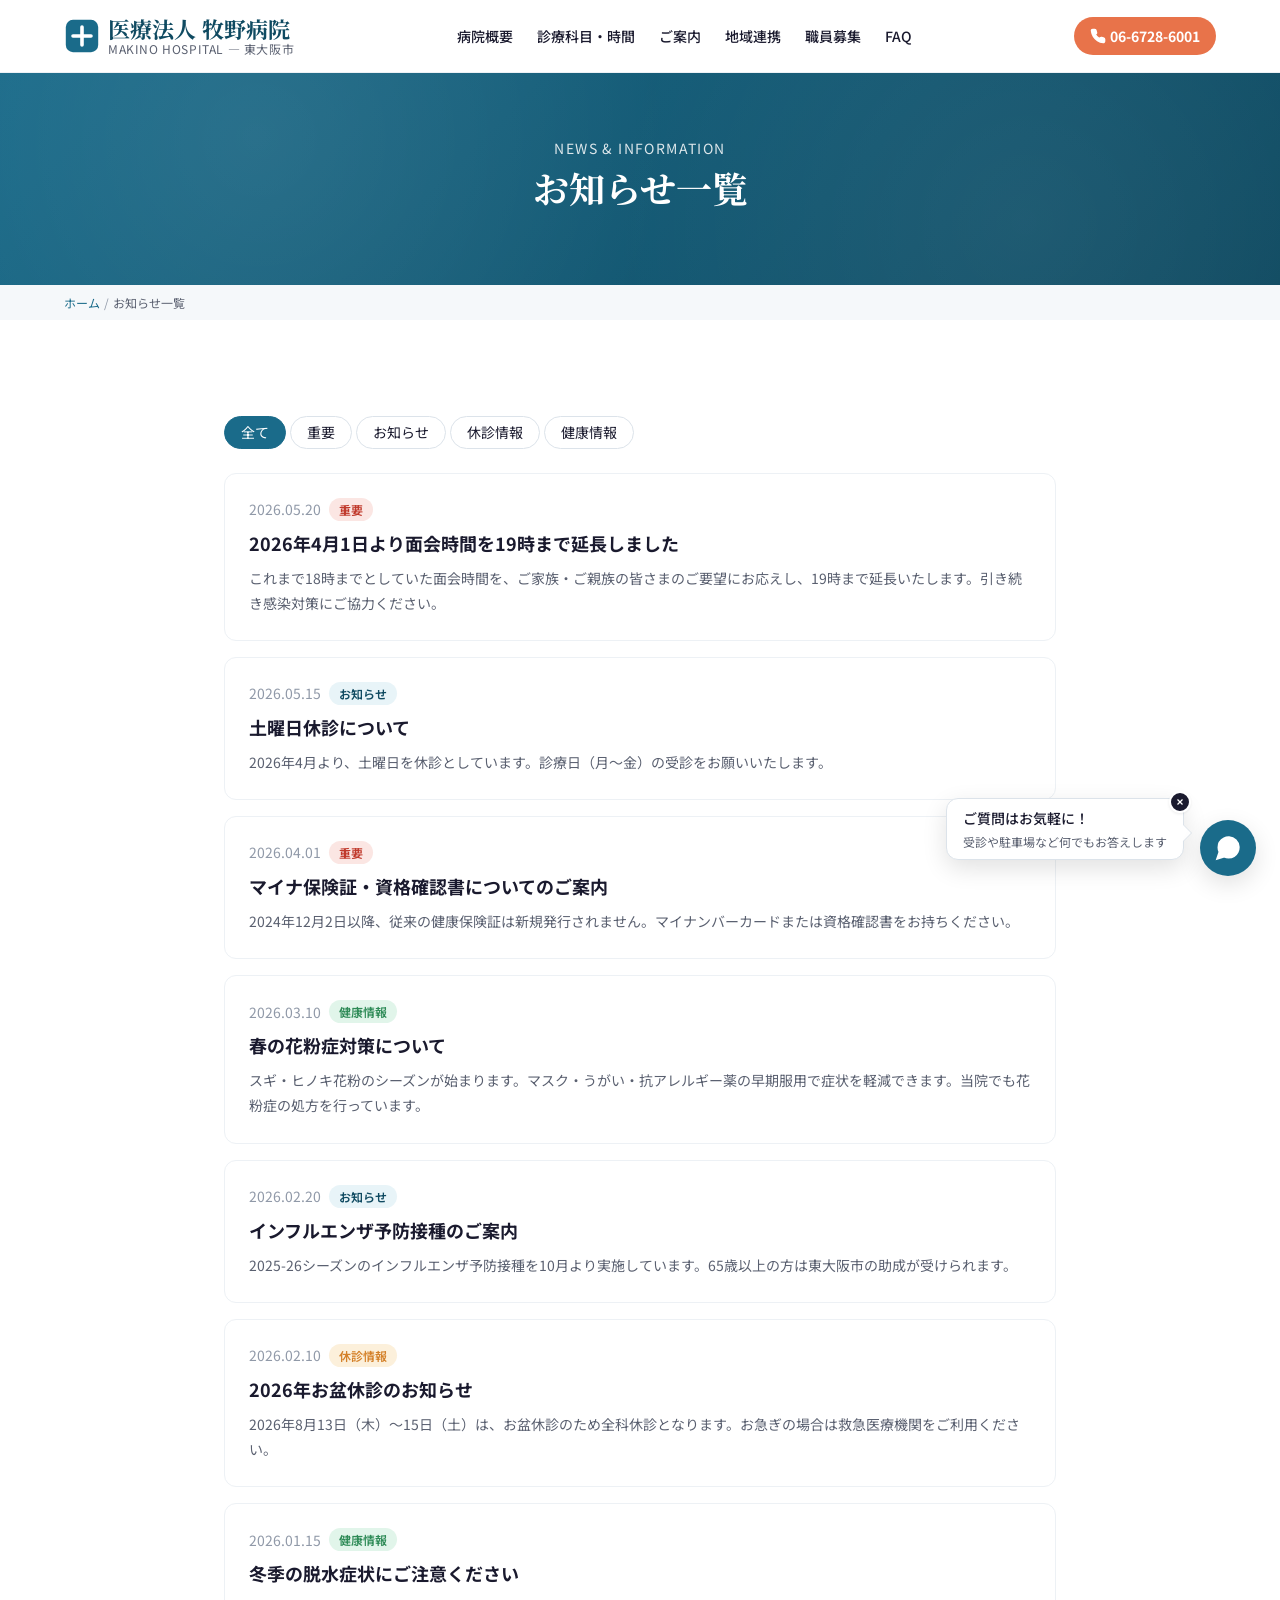
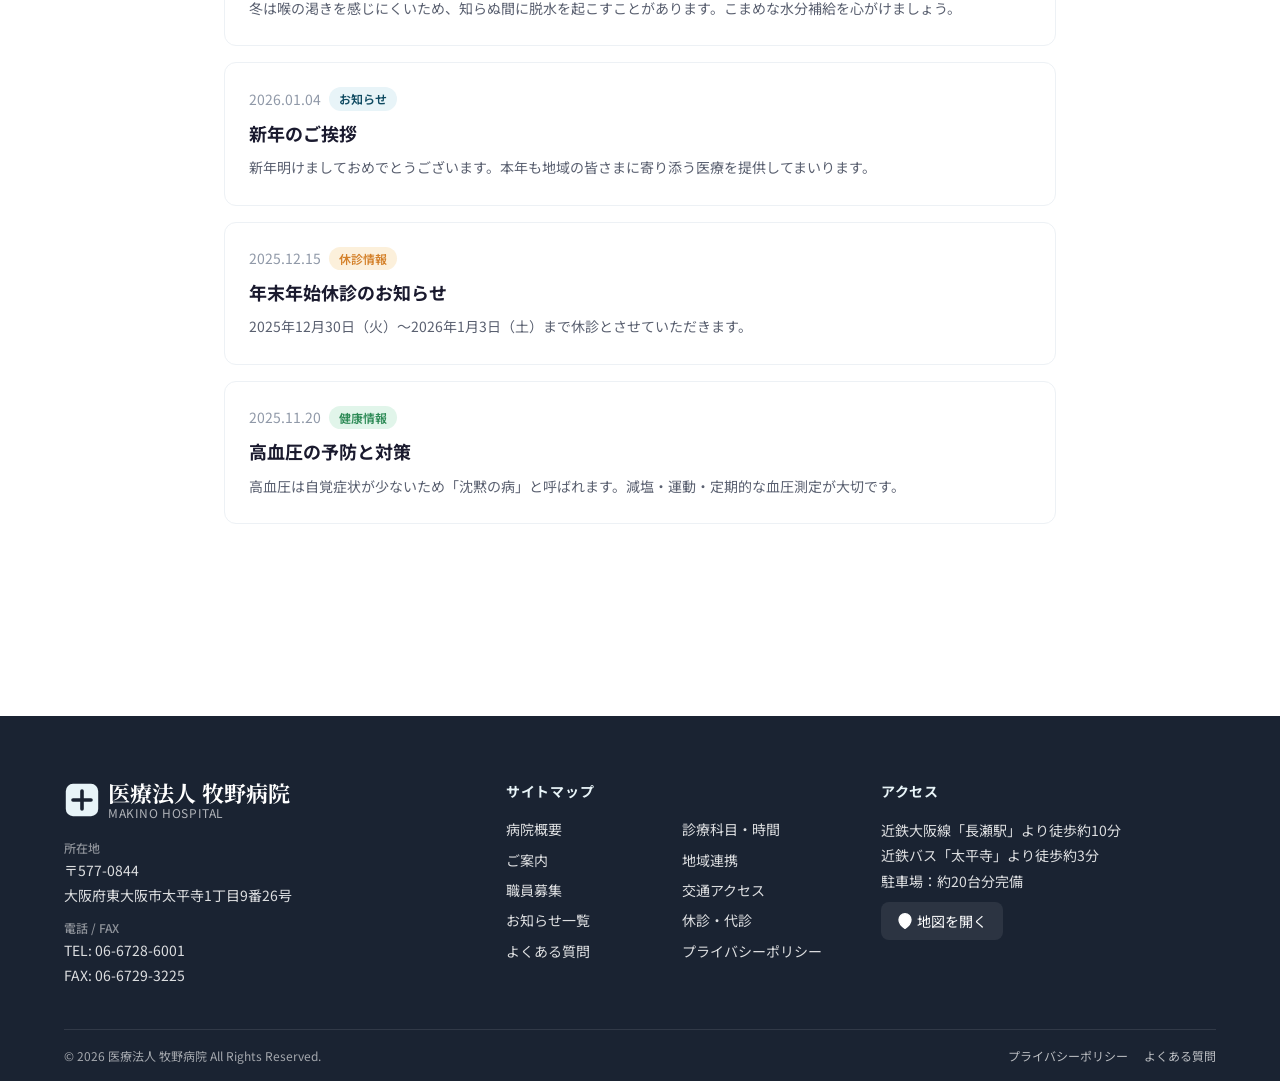
<file: latestinfo.html>
<!DOCTYPE html>
<html lang="ja">
<head>
<meta charset="UTF-8">
<meta name="viewport" content="width=device-width, initial-scale=1.0">
<title>お知らせ一覧 | 牧野病院 東大阪市</title>
<meta name="description" content="牧野病院からの最新のお知らせ一覧。重要なお知らせ、休診情報、健康情報を掲載しています。">
<link rel="preconnect" href="https://fonts.googleapis.com">
<link rel="preconnect" href="https://fonts.gstatic.com" crossorigin>
<link href="https://fonts.googleapis.com/css2?family=Noto+Sans+JP:wght@400;500;600;700&family=Noto+Serif+JP:wght@500;700&display=swap" rel="stylesheet">
<link rel="stylesheet" href="css/reset.css">
<link rel="stylesheet" href="css/variables.css">
<link rel="stylesheet" href="css/global.css">
<link rel="stylesheet" href="css/components.css">
</head>
<body>
<a href="#main" class="skip-link">メインコンテンツへスキップ</a>

<header class="site-header">
  <div class="container site-header__inner">
    <a href="index.html" class="site-logo" aria-label="牧野病院 ホームへ">
      <svg class="site-logo__mark" viewBox="0 0 40 40" role="img" aria-label="牧野病院ロゴ"><rect x="2" y="2" width="36" height="36" rx="8" fill="currentColor"/><path d="M20 10v20M10 20h20" stroke="white" stroke-width="4" stroke-linecap="round"/></svg>
      <span class="site-logo__text"><span class="site-logo__name">医療法人 牧野病院</span><span class="site-logo__sub">MAKINO HOSPITAL — 東大阪市</span></span>
    </a>
    <nav class="global-nav" aria-label="グローバルナビゲーション">
      <ul class="global-nav__list">
        <li><a href="overview.html" class="global-nav__link">病院概要</a></li>
        <li><a href="timetable.html" class="global-nav__link">診療科目・時間</a></li>
        <li><a href="totalinfo.html" class="global-nav__link">ご案内</a></li>
        <li><a href="community.html" class="global-nav__link">地域連携</a></li>
        <li><a href="recruit.html" class="global-nav__link">職員募集</a></li>
        <li><a href="faq.html" class="global-nav__link">FAQ</a></li>
      </ul>
    </nav>
    <div class="header-actions">
      <a href="tel:0667286001" class="header-tel"><svg class="header-tel__icon" viewBox="0 0 24 24" fill="none" stroke="currentColor" stroke-width="2" aria-hidden="true"><path d="M22 16.92v3a2 2 0 0 1-2.18 2 19.79 19.79 0 0 1-8.63-3.07 19.5 19.5 0 0 1-6-6 19.79 19.79 0 0 1-3.07-8.67A2 2 0 0 1 4.11 2h3a2 2 0 0 1 2 1.72 12.84 12.84 0 0 0 .7 2.81 2 2 0 0 1-.45 2.11L8.09 9.91a16 16 0 0 0 6 6l1.27-1.27a2 2 0 0 1 2.11-.45 12.84 12.84 0 0 0 2.81.7A2 2 0 0 1 22 16.92z"/></svg><span>06-6728-6001</span></a>
      <button type="button" class="hamburger" data-hamburger aria-label="メニューを開く" aria-expanded="false"><span class="hamburger__bar"></span></button>
    </div>
  </div>
</header>

<nav class="mobile-nav" data-mobile-nav aria-label="モバイルナビゲーション">
  <ul class="mobile-nav__list">
    <li><a href="index.html" class="mobile-nav__link">トップ</a></li>
    <li><a href="overview.html" class="mobile-nav__link">病院概要</a></li>
    <li><a href="timetable.html" class="mobile-nav__link">診療科目・時間</a></li>
    <li><a href="totalinfo.html" class="mobile-nav__link">ご案内</a></li>
    <li><a href="community.html" class="mobile-nav__link">地域医療連携室</a></li>
    <li><a href="recruit.html" class="mobile-nav__link">職員募集</a></li>
    <li><a href="access.html" class="mobile-nav__link">交通アクセス</a></li>
    <li><a href="latestinfo.html" class="mobile-nav__link is-current">お知らせ一覧</a></li>
    <li><a href="kyusin.html" class="mobile-nav__link">休診・代診</a></li>
    <li><a href="faq.html" class="mobile-nav__link">よくある質問</a></li>
  </ul>
</nav>

<div class="page-header">
  <div class="container page-header__inner">
    <p class="page-header__sub">News & Information</p>
    <h1 class="page-header__title">お知らせ一覧</h1>
  </div>
</div>

<nav class="breadcrumb" aria-label="パンくずリスト">
  <ol class="container breadcrumb__list">
    <li class="breadcrumb__item"><a href="index.html" class="breadcrumb__link">ホーム</a></li>
    <li class="breadcrumb__item breadcrumb__current">お知らせ一覧</li>
  </ol>
</nav>

<main id="main">
  <section class="section">
    <div class="container container--narrow">

      <div class="filter-bar" data-filter-bar role="group" aria-label="カテゴリフィルター">
        <button type="button" class="filter-bar__btn is-active" data-filter="all">全て</button>
        <button type="button" class="filter-bar__btn" data-filter="important">重要</button>
        <button type="button" class="filter-bar__btn" data-filter="news">お知らせ</button>
        <button type="button" class="filter-bar__btn" data-filter="closed">休診情報</button>
        <button type="button" class="filter-bar__btn" data-filter="health">健康情報</button>
      </div>

      <div class="article-list">
        <article class="article-card" data-category="important">
          <div class="article-card__meta">
            <span class="article-card__date">2026.05.20</span>
            <span class="badge badge--danger">重要</span>
          </div>
          <h2 class="article-card__title">2026年4月1日より面会時間を19時まで延長しました</h2>
          <p class="article-card__body">これまで18時までとしていた面会時間を、ご家族・ご親族の皆さまのご要望にお応えし、19時まで延長いたします。引き続き感染対策にご協力ください。</p>
        </article>

        <article class="article-card" data-category="news">
          <div class="article-card__meta">
            <span class="article-card__date">2026.05.15</span>
            <span class="badge badge--primary">お知らせ</span>
          </div>
          <h2 class="article-card__title">土曜日休診について</h2>
          <p class="article-card__body">2026年4月より、土曜日を休診としています。診療日（月〜金）の受診をお願いいたします。</p>
        </article>

        <article class="article-card" data-category="important">
          <div class="article-card__meta">
            <span class="article-card__date">2026.04.01</span>
            <span class="badge badge--danger">重要</span>
          </div>
          <h2 class="article-card__title">マイナ保険証・資格確認書についてのご案内</h2>
          <p class="article-card__body">2024年12月2日以降、従来の健康保険証は新規発行されません。マイナンバーカードまたは資格確認書をお持ちください。</p>
        </article>

        <article class="article-card" data-category="health">
          <div class="article-card__meta">
            <span class="article-card__date">2026.03.10</span>
            <span class="badge badge--success">健康情報</span>
          </div>
          <h2 class="article-card__title">春の花粉症対策について</h2>
          <p class="article-card__body">スギ・ヒノキ花粉のシーズンが始まります。マスク・うがい・抗アレルギー薬の早期服用で症状を軽減できます。当院でも花粉症の処方を行っています。</p>
        </article>

        <article class="article-card" data-category="news">
          <div class="article-card__meta">
            <span class="article-card__date">2026.02.20</span>
            <span class="badge badge--primary">お知らせ</span>
          </div>
          <h2 class="article-card__title">インフルエンザ予防接種のご案内</h2>
          <p class="article-card__body">2025-26シーズンのインフルエンザ予防接種を10月より実施しています。65歳以上の方は東大阪市の助成が受けられます。</p>
        </article>

        <article class="article-card" data-category="closed">
          <div class="article-card__meta">
            <span class="article-card__date">2026.02.10</span>
            <span class="badge badge--warning">休診情報</span>
          </div>
          <h2 class="article-card__title">2026年お盆休診のお知らせ</h2>
          <p class="article-card__body">2026年8月13日（木）〜15日（土）は、お盆休診のため全科休診となります。お急ぎの場合は救急医療機関をご利用ください。</p>
        </article>

        <article class="article-card" data-category="health">
          <div class="article-card__meta">
            <span class="article-card__date">2026.01.15</span>
            <span class="badge badge--success">健康情報</span>
          </div>
          <h2 class="article-card__title">冬季の脱水症状にご注意ください</h2>
          <p class="article-card__body">冬は喉の渇きを感じにくいため、知らぬ間に脱水を起こすことがあります。こまめな水分補給を心がけましょう。</p>
        </article>

        <article class="article-card" data-category="news">
          <div class="article-card__meta">
            <span class="article-card__date">2026.01.04</span>
            <span class="badge badge--primary">お知らせ</span>
          </div>
          <h2 class="article-card__title">新年のご挨拶</h2>
          <p class="article-card__body">新年明けましておめでとうございます。本年も地域の皆さまに寄り添う医療を提供してまいります。</p>
        </article>

        <article class="article-card" data-category="closed">
          <div class="article-card__meta">
            <span class="article-card__date">2025.12.15</span>
            <span class="badge badge--warning">休診情報</span>
          </div>
          <h2 class="article-card__title">年末年始休診のお知らせ</h2>
          <p class="article-card__body">2025年12月30日（火）〜2026年1月3日（土）まで休診とさせていただきます。</p>
        </article>

        <article class="article-card" data-category="health">
          <div class="article-card__meta">
            <span class="article-card__date">2025.11.20</span>
            <span class="badge badge--success">健康情報</span>
          </div>
          <h2 class="article-card__title">高血圧の予防と対策</h2>
          <p class="article-card__body">高血圧は自覚症状が少ないため「沈黙の病」と呼ばれます。減塩・運動・定期的な血圧測定が大切です。</p>
        </article>
      </div>

    </div>
  </section>
</main>

<footer class="site-footer">
  <div class="container">
    <div class="site-footer__grid">
      <div class="site-footer__brand">
        <div class="site-logo">
          <svg class="site-logo__mark" viewBox="0 0 40 40" role="img" aria-label="牧野病院ロゴ"><rect x="2" y="2" width="36" height="36" rx="8" fill="currentColor"/><path d="M20 10v20M10 20h20" stroke="#1a2332" stroke-width="4" stroke-linecap="round"/></svg>
          <span class="site-logo__text"><span class="site-logo__name">医療法人 牧野病院</span><span class="site-logo__sub">MAKINO HOSPITAL</span></span>
        </div>
        <dl class="site-footer__info">
          <dt>所在地</dt><dd>〒577-0844<br>大阪府東大阪市太平寺1丁目9番26号</dd>
          <dt>電話 / FAX</dt><dd>TEL: 06-6728-6001<br>FAX: 06-6729-3225</dd>
        </dl>
      </div>
      <div>
        <h2 class="site-footer__heading">サイトマップ</h2>
        <div class="site-footer__links">
          <a href="overview.html">病院概要</a>
          <a href="timetable.html">診療科目・時間</a>
          <a href="totalinfo.html">ご案内</a>
          <a href="community.html">地域連携</a>
          <a href="recruit.html">職員募集</a>
          <a href="access.html">交通アクセス</a>
          <a href="latestinfo.html">お知らせ一覧</a>
          <a href="kyusin.html">休診・代診</a>
          <a href="faq.html">よくある質問</a>
          <a href="privacy.html">プライバシーポリシー</a>
        </div>
      </div>
      <div>
        <h2 class="site-footer__heading">アクセス</h2>
        <p style="font-size:14px;color:rgba(255,255,255,0.85);line-height:1.8">近鉄大阪線「長瀬駅」より徒歩約10分<br>近鉄バス「太平寺」より徒歩約3分<br>駐車場：約20台分完備</p>
        <a href="https://www.openstreetmap.org/?mlat=34.6602&mlon=135.5687&zoom=17" target="_blank" rel="noopener" class="site-footer__map-link">
          <svg viewBox="0 0 24 24" width="16" height="16" fill="none" stroke="currentColor" stroke-width="2" aria-hidden="true"><path d="M21 10c0 7-9 13-9 13s-9-6-9-13a9 9 0 0 1 18 0z"/><circle cx="12" cy="10" r="3"/></svg>
          地図を開く
        </a>
      </div>
    </div>
    <div class="site-footer__bottom">
      <span>© 2026 医療法人 牧野病院 All Rights Reserved.</span>
      <div class="site-footer__bottom-links">
        <a href="privacy.html">プライバシーポリシー</a>
        <a href="faq.html">よくある質問</a>
      </div>
    </div>
  </div>
</footer>

<script src="js/nav.js"></script>
<script src="js/layout.js"></script>
<script src="js/chatbot.js"></script>
</body>
</html>
</file>
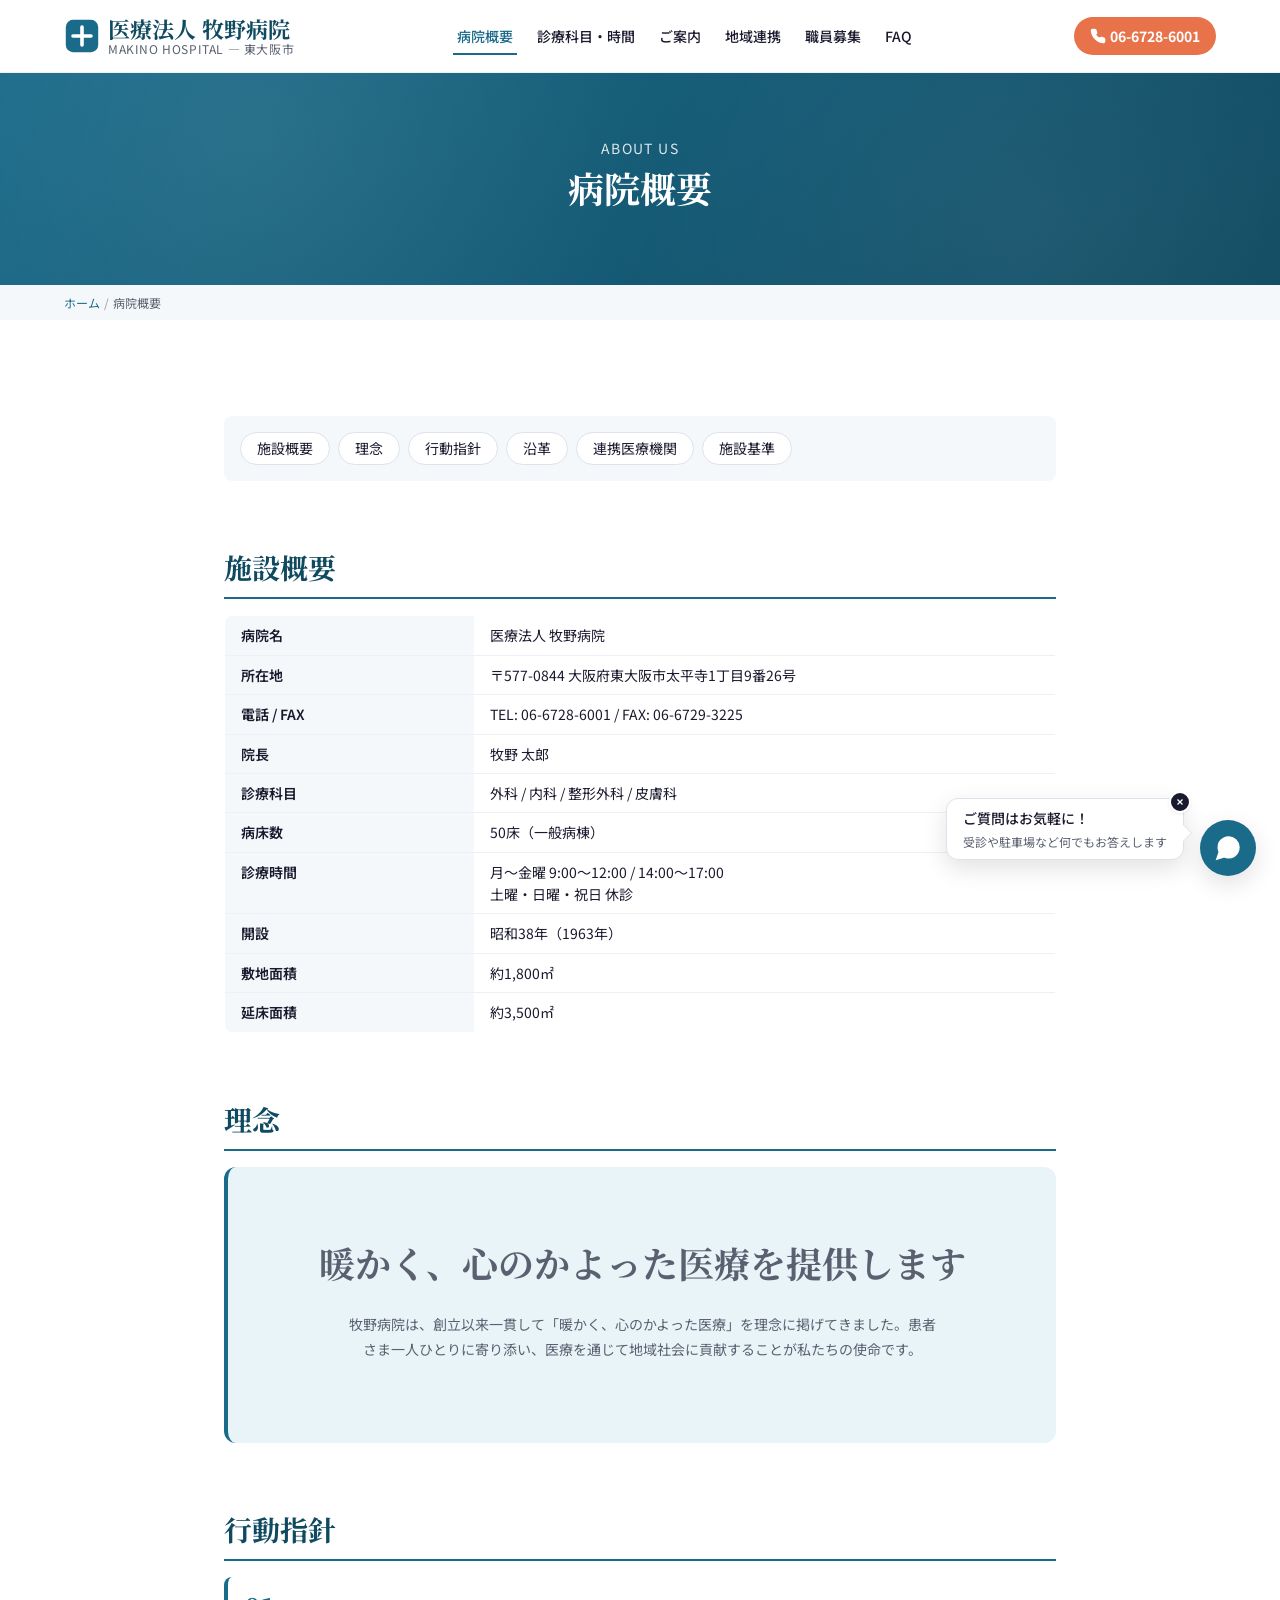
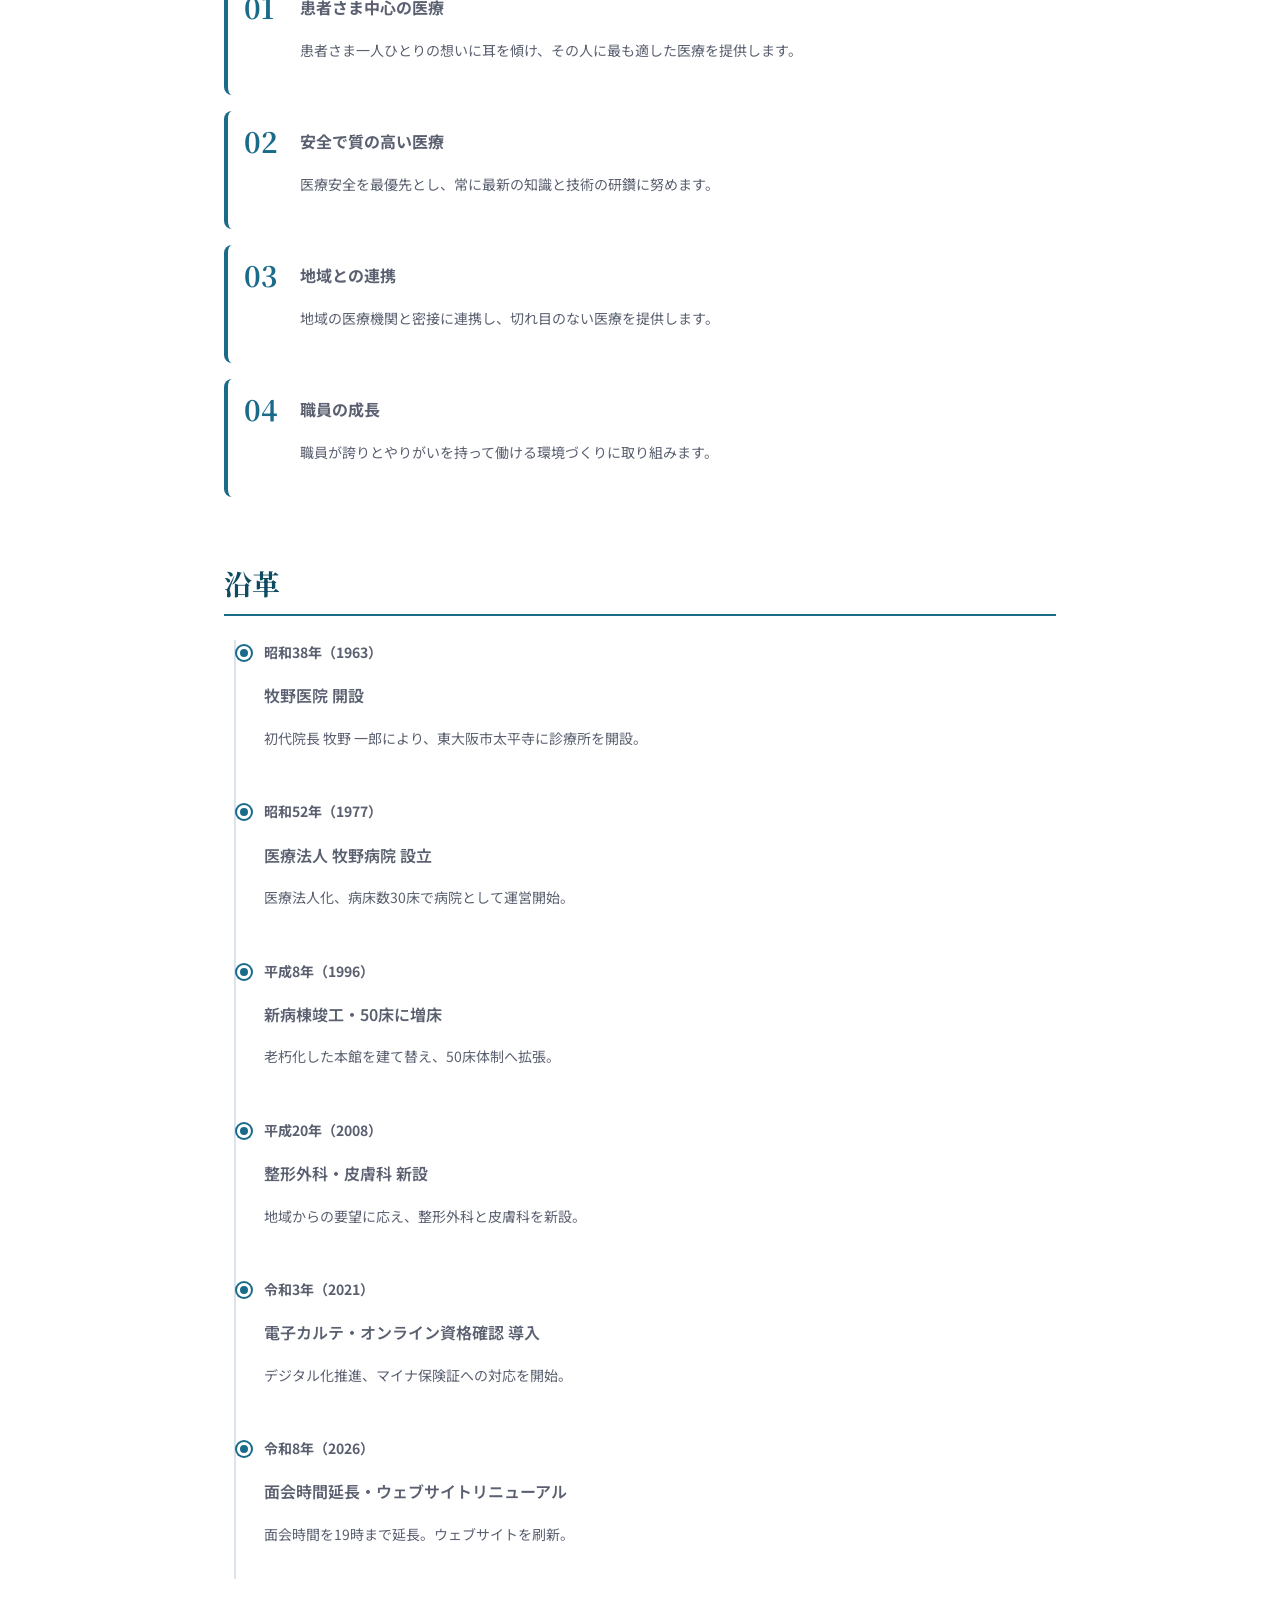
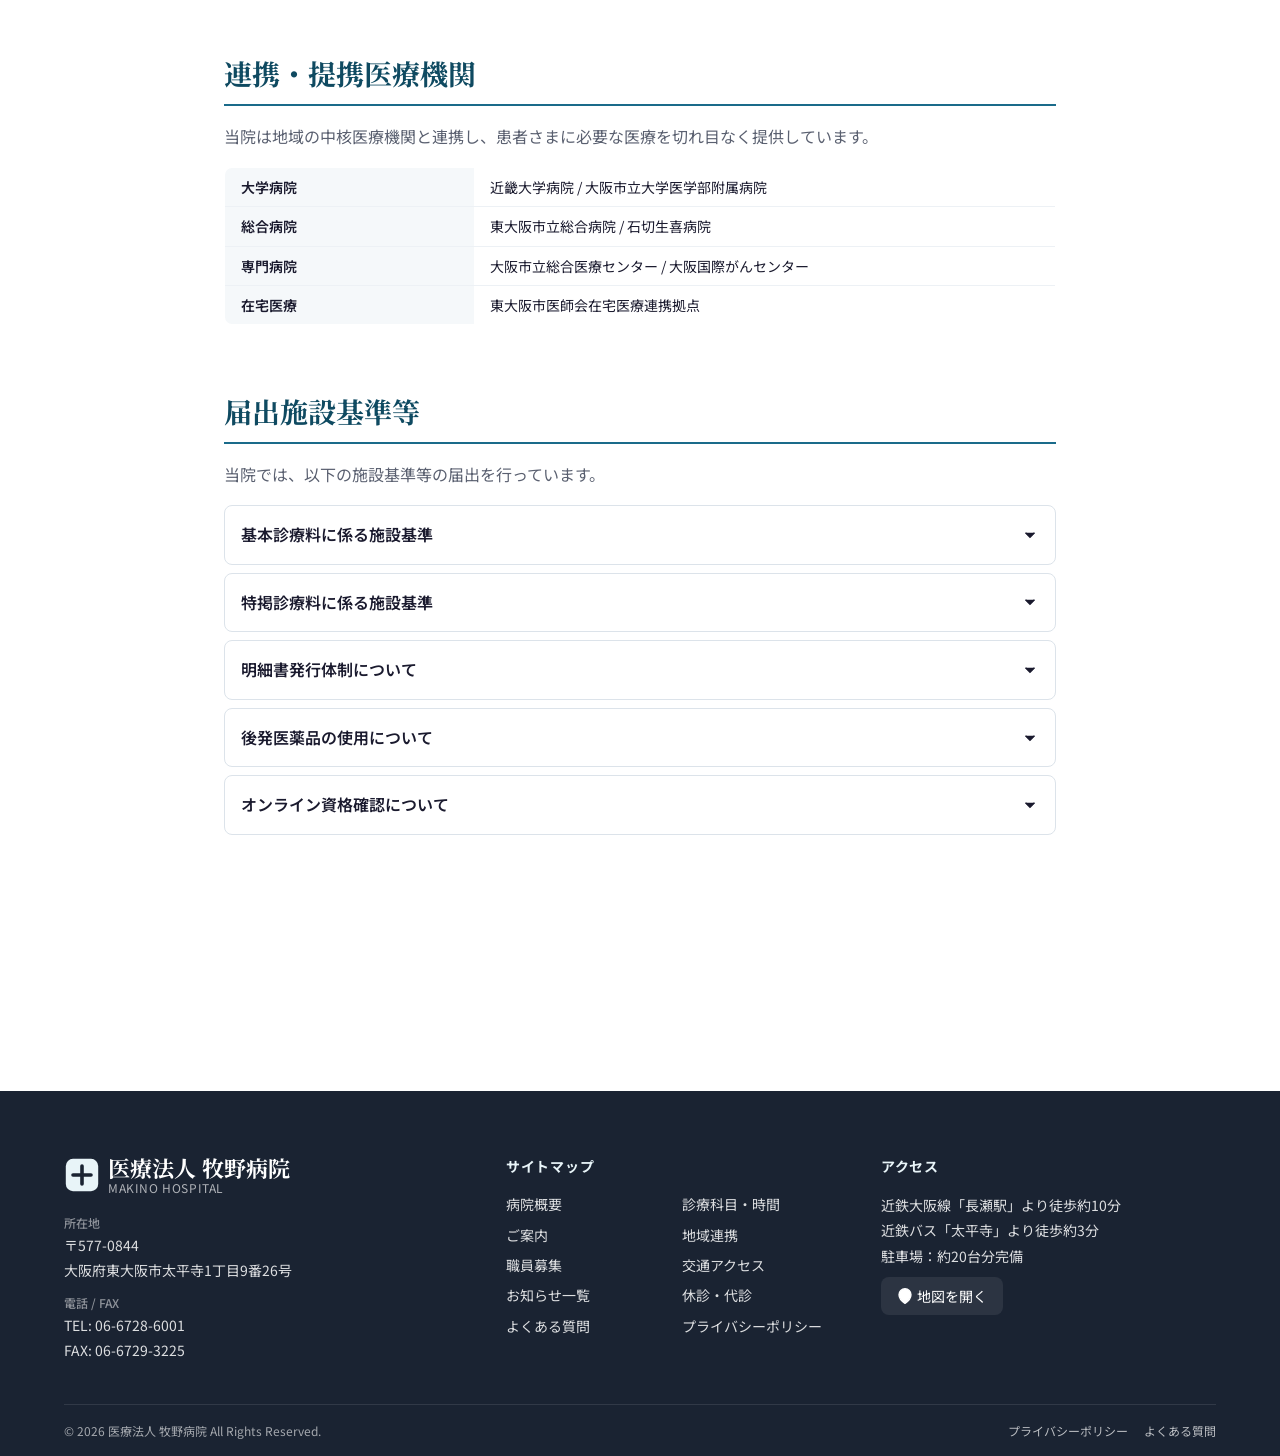
<file: overview.html>
<!DOCTYPE html>
<html lang="ja">
<head>
<meta charset="UTF-8">
<meta name="viewport" content="width=device-width, initial-scale=1.0">
<title>病院概要 | 牧野病院 東大阪市</title>
<meta name="description" content="医療法人 牧野病院の概要、理念、行動指針、沿革、施設基準等のご案内。東大阪市太平寺の地域に根ざした総合病院です。">
<link rel="preconnect" href="https://fonts.googleapis.com">
<link rel="preconnect" href="https://fonts.gstatic.com" crossorigin>
<link href="https://fonts.googleapis.com/css2?family=Noto+Sans+JP:wght@400;500;600;700&family=Noto+Serif+JP:wght@500;700&display=swap" rel="stylesheet">
<link rel="stylesheet" href="css/reset.css">
<link rel="stylesheet" href="css/variables.css">
<link rel="stylesheet" href="css/global.css">
<link rel="stylesheet" href="css/components.css">
</head>
<body>
<a href="#main" class="skip-link">メインコンテンツへスキップ</a>

<header class="site-header">
  <div class="container site-header__inner">
    <a href="index.html" class="site-logo" aria-label="牧野病院 ホームへ">
      <svg class="site-logo__mark" viewBox="0 0 40 40" role="img" aria-label="牧野病院ロゴ"><rect x="2" y="2" width="36" height="36" rx="8" fill="currentColor"/><path d="M20 10v20M10 20h20" stroke="white" stroke-width="4" stroke-linecap="round"/></svg>
      <span class="site-logo__text"><span class="site-logo__name">医療法人 牧野病院</span><span class="site-logo__sub">MAKINO HOSPITAL — 東大阪市</span></span>
    </a>
    <nav class="global-nav" aria-label="グローバルナビゲーション">
      <ul class="global-nav__list">
        <li><a href="overview.html" class="global-nav__link is-current">病院概要</a></li>
        <li><a href="timetable.html" class="global-nav__link">診療科目・時間</a></li>
        <li><a href="totalinfo.html" class="global-nav__link">ご案内</a></li>
        <li><a href="community.html" class="global-nav__link">地域連携</a></li>
        <li><a href="recruit.html" class="global-nav__link">職員募集</a></li>
        <li><a href="faq.html" class="global-nav__link">FAQ</a></li>
      </ul>
    </nav>
    <div class="header-actions">
      <a href="tel:0667286001" class="header-tel"><svg class="header-tel__icon" viewBox="0 0 24 24" fill="none" stroke="currentColor" stroke-width="2" aria-hidden="true"><path d="M22 16.92v3a2 2 0 0 1-2.18 2 19.79 19.79 0 0 1-8.63-3.07 19.5 19.5 0 0 1-6-6 19.79 19.79 0 0 1-3.07-8.67A2 2 0 0 1 4.11 2h3a2 2 0 0 1 2 1.72 12.84 12.84 0 0 0 .7 2.81 2 2 0 0 1-.45 2.11L8.09 9.91a16 16 0 0 0 6 6l1.27-1.27a2 2 0 0 1 2.11-.45 12.84 12.84 0 0 0 2.81.7A2 2 0 0 1 22 16.92z"/></svg><span>06-6728-6001</span></a>
      <button type="button" class="hamburger" data-hamburger aria-label="メニューを開く" aria-expanded="false"><span class="hamburger__bar"></span></button>
    </div>
  </div>
</header>

<nav class="mobile-nav" data-mobile-nav aria-label="モバイルナビゲーション">
  <ul class="mobile-nav__list">
    <li><a href="index.html" class="mobile-nav__link">トップ</a></li>
    <li><a href="overview.html" class="mobile-nav__link is-current">病院概要</a></li>
    <li><a href="timetable.html" class="mobile-nav__link">診療科目・時間</a></li>
    <li><a href="totalinfo.html" class="mobile-nav__link">ご案内</a></li>
    <li><a href="community.html" class="mobile-nav__link">地域医療連携室</a></li>
    <li><a href="recruit.html" class="mobile-nav__link">職員募集</a></li>
    <li><a href="access.html" class="mobile-nav__link">交通アクセス</a></li>
    <li><a href="latestinfo.html" class="mobile-nav__link">お知らせ一覧</a></li>
    <li><a href="kyusin.html" class="mobile-nav__link">休診・代診</a></li>
    <li><a href="faq.html" class="mobile-nav__link">よくある質問</a></li>
  </ul>
</nav>

<div class="page-header">
  <div class="container page-header__inner">
    <p class="page-header__sub">About Us</p>
    <h1 class="page-header__title">病院概要</h1>
  </div>
</div>

<nav class="breadcrumb" aria-label="パンくずリスト">
  <ol class="container breadcrumb__list">
    <li class="breadcrumb__item"><a href="index.html" class="breadcrumb__link">ホーム</a></li>
    <li class="breadcrumb__item breadcrumb__current">病院概要</li>
  </ol>
</nav>

<main id="main">
  <section class="section">
    <div class="container container--narrow">

      <nav class="section-nav" aria-label="ページ内ナビ">
        <a href="#gaiyou" class="section-nav__link">施設概要</a>
        <a href="#rinen" class="section-nav__link">理念</a>
        <a href="#sisin" class="section-nav__link">行動指針</a>
        <a href="#gaireki" class="section-nav__link">沿革</a>
        <a href="#touroku" class="section-nav__link">連携医療機関</a>
        <a href="#base" class="section-nav__link">施設基準</a>
      </nav>

      <section class="content-block" id="gaiyou">
        <h2 class="content-block__title">施設概要</h2>
        <table class="data-table">
          <tr><th>病院名</th><td>医療法人 牧野病院</td></tr>
          <tr><th>所在地</th><td>〒577-0844 大阪府東大阪市太平寺1丁目9番26号</td></tr>
          <tr><th>電話 / FAX</th><td>TEL: 06-6728-6001 / FAX: 06-6729-3225</td></tr>
          <tr><th>院長</th><td>牧野 太郎</td></tr>
          <tr><th>診療科目</th><td>外科 / 内科 / 整形外科 / 皮膚科</td></tr>
          <tr><th>病床数</th><td>50床（一般病棟）</td></tr>
          <tr><th>診療時間</th><td>月〜金曜 9:00〜12:00 / 14:00〜17:00<br>土曜・日曜・祝日 休診</td></tr>
          <tr><th>開設</th><td>昭和38年（1963年）</td></tr>
          <tr><th>敷地面積</th><td>約1,800㎡</td></tr>
          <tr><th>延床面積</th><td>約3,500㎡</td></tr>
        </table>
      </section>

      <section class="content-block" id="rinen">
        <h2 class="content-block__title">理念</h2>
        <div class="philosophy">
          <p class="philosophy__quote">暖かく、心のかよった医療を提供します</p>
          <p class="philosophy__body">牧野病院は、創立以来一貫して「暖かく、心のかよった医療」を理念に掲げてきました。患者さま一人ひとりに寄り添い、医療を通じて地域社会に貢献することが私たちの使命です。</p>
        </div>
      </section>

      <section class="content-block" id="sisin">
        <h2 class="content-block__title">行動指針</h2>
        <ol class="principle-list">
          <li class="principle-list__item">
            <div>
              <p class="principle-list__title">患者さま中心の医療</p>
              <p class="principle-list__body">患者さま一人ひとりの想いに耳を傾け、その人に最も適した医療を提供します。</p>
            </div>
          </li>
          <li class="principle-list__item">
            <div>
              <p class="principle-list__title">安全で質の高い医療</p>
              <p class="principle-list__body">医療安全を最優先とし、常に最新の知識と技術の研鑽に努めます。</p>
            </div>
          </li>
          <li class="principle-list__item">
            <div>
              <p class="principle-list__title">地域との連携</p>
              <p class="principle-list__body">地域の医療機関と密接に連携し、切れ目のない医療を提供します。</p>
            </div>
          </li>
          <li class="principle-list__item">
            <div>
              <p class="principle-list__title">職員の成長</p>
              <p class="principle-list__body">職員が誇りとやりがいを持って働ける環境づくりに取り組みます。</p>
            </div>
          </li>
        </ol>
      </section>

      <section class="content-block" id="gaireki">
        <h2 class="content-block__title">沿革</h2>
        <div class="timeline">
          <div class="timeline__item">
            <p class="timeline__year">昭和38年（1963）</p>
            <p class="timeline__title">牧野医院 開設</p>
            <p class="timeline__body">初代院長 牧野 一郎により、東大阪市太平寺に診療所を開設。</p>
          </div>
          <div class="timeline__item">
            <p class="timeline__year">昭和52年（1977）</p>
            <p class="timeline__title">医療法人 牧野病院 設立</p>
            <p class="timeline__body">医療法人化、病床数30床で病院として運営開始。</p>
          </div>
          <div class="timeline__item">
            <p class="timeline__year">平成8年（1996）</p>
            <p class="timeline__title">新病棟竣工・50床に増床</p>
            <p class="timeline__body">老朽化した本館を建て替え、50床体制へ拡張。</p>
          </div>
          <div class="timeline__item">
            <p class="timeline__year">平成20年（2008）</p>
            <p class="timeline__title">整形外科・皮膚科 新設</p>
            <p class="timeline__body">地域からの要望に応え、整形外科と皮膚科を新設。</p>
          </div>
          <div class="timeline__item">
            <p class="timeline__year">令和3年（2021）</p>
            <p class="timeline__title">電子カルテ・オンライン資格確認 導入</p>
            <p class="timeline__body">デジタル化推進、マイナ保険証への対応を開始。</p>
          </div>
          <div class="timeline__item">
            <p class="timeline__year">令和8年（2026）</p>
            <p class="timeline__title">面会時間延長・ウェブサイトリニューアル</p>
            <p class="timeline__body">面会時間を19時まで延長。ウェブサイトを刷新。</p>
          </div>
        </div>
      </section>

      <section class="content-block" id="touroku">
        <h2 class="content-block__title">連携・提携医療機関</h2>
        <p>当院は地域の中核医療機関と連携し、患者さまに必要な医療を切れ目なく提供しています。</p>
        <table class="data-table">
          <tr><th>大学病院</th><td>近畿大学病院 / 大阪市立大学医学部附属病院</td></tr>
          <tr><th>総合病院</th><td>東大阪市立総合病院 / 石切生喜病院</td></tr>
          <tr><th>専門病院</th><td>大阪市立総合医療センター / 大阪国際がんセンター</td></tr>
          <tr><th>在宅医療</th><td>東大阪市医師会在宅医療連携拠点</td></tr>
        </table>
      </section>

      <section class="content-block" id="base">
        <h2 class="content-block__title">届出施設基準等</h2>
        <p>当院では、以下の施設基準等の届出を行っています。</p>
        <details class="accordion">
          <summary class="accordion__summary">基本診療料に係る施設基準
            <svg class="accordion__icon" viewBox="0 0 24 24" fill="none" stroke="currentColor" stroke-width="2"><polyline points="6 9 12 15 18 9"/></svg>
          </summary>
          <div class="accordion__content">
            <ul>
              <li>地域一般入院料 1</li>
              <li>診療録管理体制加算 2</li>
              <li>医療安全対策加算 2</li>
              <li>感染防止対策加算 2</li>
              <li>データ提出加算 1</li>
            </ul>
          </div>
        </details>
        <details class="accordion">
          <summary class="accordion__summary">特掲診療料に係る施設基準
            <svg class="accordion__icon" viewBox="0 0 24 24" fill="none" stroke="currentColor" stroke-width="2"><polyline points="6 9 12 15 18 9"/></svg>
          </summary>
          <div class="accordion__content">
            <ul>
              <li>運動器リハビリテーション料（Ⅱ）</li>
              <li>呼吸器リハビリテーション料（Ⅱ）</li>
              <li>在宅療養支援病院</li>
              <li>胃瘻造設術</li>
            </ul>
          </div>
        </details>
        <details class="accordion">
          <summary class="accordion__summary">明細書発行体制について
            <svg class="accordion__icon" viewBox="0 0 24 24" fill="none" stroke="currentColor" stroke-width="2"><polyline points="6 9 12 15 18 9"/></svg>
          </summary>
          <div class="accordion__content">
            <p>当院では、医療の透明化や患者さまへの情報提供を積極的に推進する観点から、領収証発行の際に、明細書を無料で発行しております。</p>
          </div>
        </details>
        <details class="accordion">
          <summary class="accordion__summary">後発医薬品の使用について
            <svg class="accordion__icon" viewBox="0 0 24 24" fill="none" stroke="currentColor" stroke-width="2"><polyline points="6 9 12 15 18 9"/></svg>
          </summary>
          <div class="accordion__content">
            <p>当院では、医療費抑制の観点から後発医薬品（ジェネリック医薬品）の使用を積極的に推進しています。患者さまのご希望をお伺いした上で、処方を行っております。</p>
          </div>
        </details>
        <details class="accordion">
          <summary class="accordion__summary">オンライン資格確認について
            <svg class="accordion__icon" viewBox="0 0 24 24" fill="none" stroke="currentColor" stroke-width="2"><polyline points="6 9 12 15 18 9"/></svg>
          </summary>
          <div class="accordion__content">
            <p>当院は、オンライン資格確認システムを導入しています。マイナンバーカードを保険証として利用することで、過去の薬剤情報や特定健診情報を医師と共有でき、より質の高い医療を提供できます。</p>
          </div>
        </details>
      </section>

    </div>
  </section>
</main>

<footer class="site-footer">
  <div class="container">
    <div class="site-footer__grid">
      <div class="site-footer__brand">
        <div class="site-logo">
          <svg class="site-logo__mark" viewBox="0 0 40 40" role="img" aria-label="牧野病院ロゴ"><rect x="2" y="2" width="36" height="36" rx="8" fill="currentColor"/><path d="M20 10v20M10 20h20" stroke="#1a2332" stroke-width="4" stroke-linecap="round"/></svg>
          <span class="site-logo__text"><span class="site-logo__name">医療法人 牧野病院</span><span class="site-logo__sub">MAKINO HOSPITAL</span></span>
        </div>
        <dl class="site-footer__info">
          <dt>所在地</dt><dd>〒577-0844<br>大阪府東大阪市太平寺1丁目9番26号</dd>
          <dt>電話 / FAX</dt><dd>TEL: 06-6728-6001<br>FAX: 06-6729-3225</dd>
        </dl>
      </div>
      <div>
        <h2 class="site-footer__heading">サイトマップ</h2>
        <div class="site-footer__links">
          <a href="overview.html">病院概要</a>
          <a href="timetable.html">診療科目・時間</a>
          <a href="totalinfo.html">ご案内</a>
          <a href="community.html">地域連携</a>
          <a href="recruit.html">職員募集</a>
          <a href="access.html">交通アクセス</a>
          <a href="latestinfo.html">お知らせ一覧</a>
          <a href="kyusin.html">休診・代診</a>
          <a href="faq.html">よくある質問</a>
          <a href="privacy.html">プライバシーポリシー</a>
        </div>
      </div>
      <div>
        <h2 class="site-footer__heading">アクセス</h2>
        <p style="font-size:14px;color:rgba(255,255,255,0.85);line-height:1.8">近鉄大阪線「長瀬駅」より徒歩約10分<br>近鉄バス「太平寺」より徒歩約3分<br>駐車場：約20台分完備</p>
        <a href="https://www.openstreetmap.org/?mlat=34.6602&mlon=135.5687&zoom=17" target="_blank" rel="noopener" class="site-footer__map-link">
          <svg viewBox="0 0 24 24" width="16" height="16" fill="none" stroke="currentColor" stroke-width="2" aria-hidden="true"><path d="M21 10c0 7-9 13-9 13s-9-6-9-13a9 9 0 0 1 18 0z"/><circle cx="12" cy="10" r="3"/></svg>
          地図を開く
        </a>
      </div>
    </div>
    <div class="site-footer__bottom">
      <span>© 2026 医療法人 牧野病院 All Rights Reserved.</span>
      <div class="site-footer__bottom-links">
        <a href="privacy.html">プライバシーポリシー</a>
        <a href="faq.html">よくある質問</a>
      </div>
    </div>
  </div>
</footer>

<script src="js/nav.js"></script>
<script src="js/layout.js"></script>
<script src="js/chatbot.js"></script>
</body>
</html>
</file>
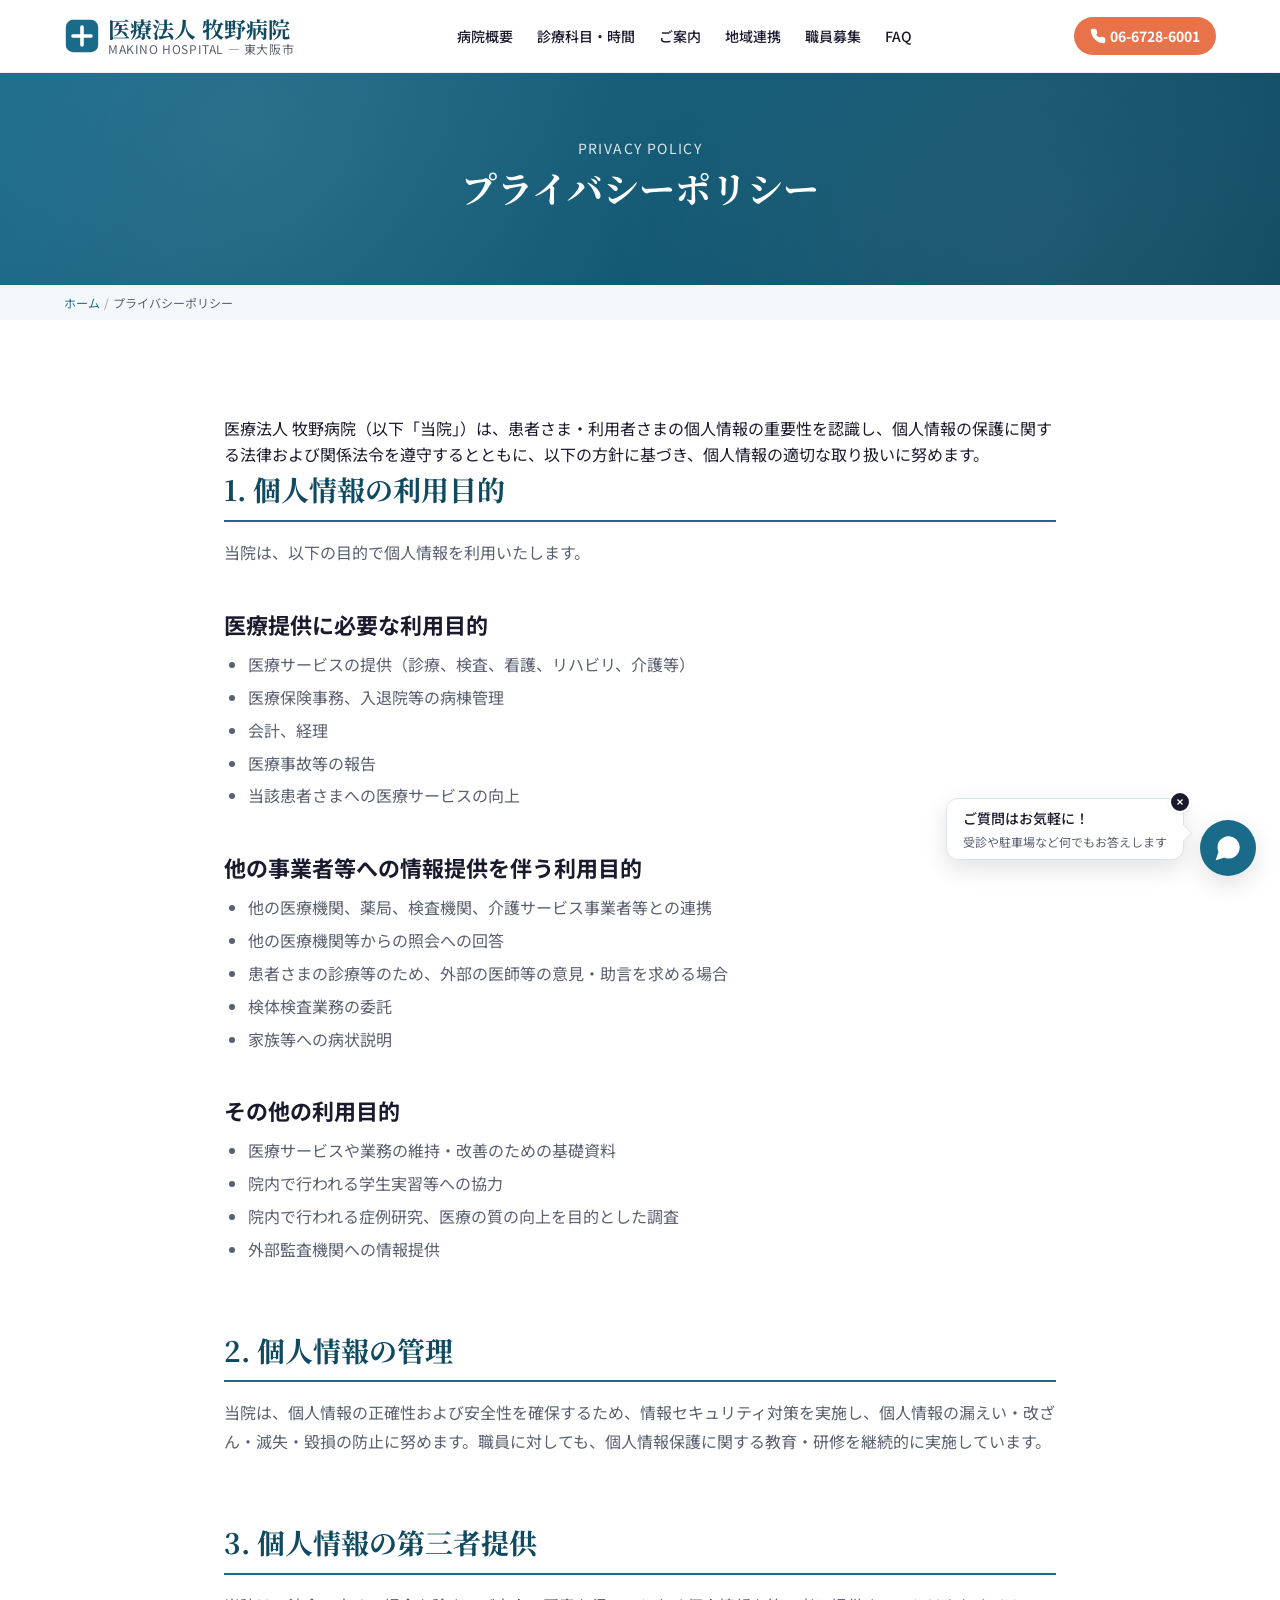
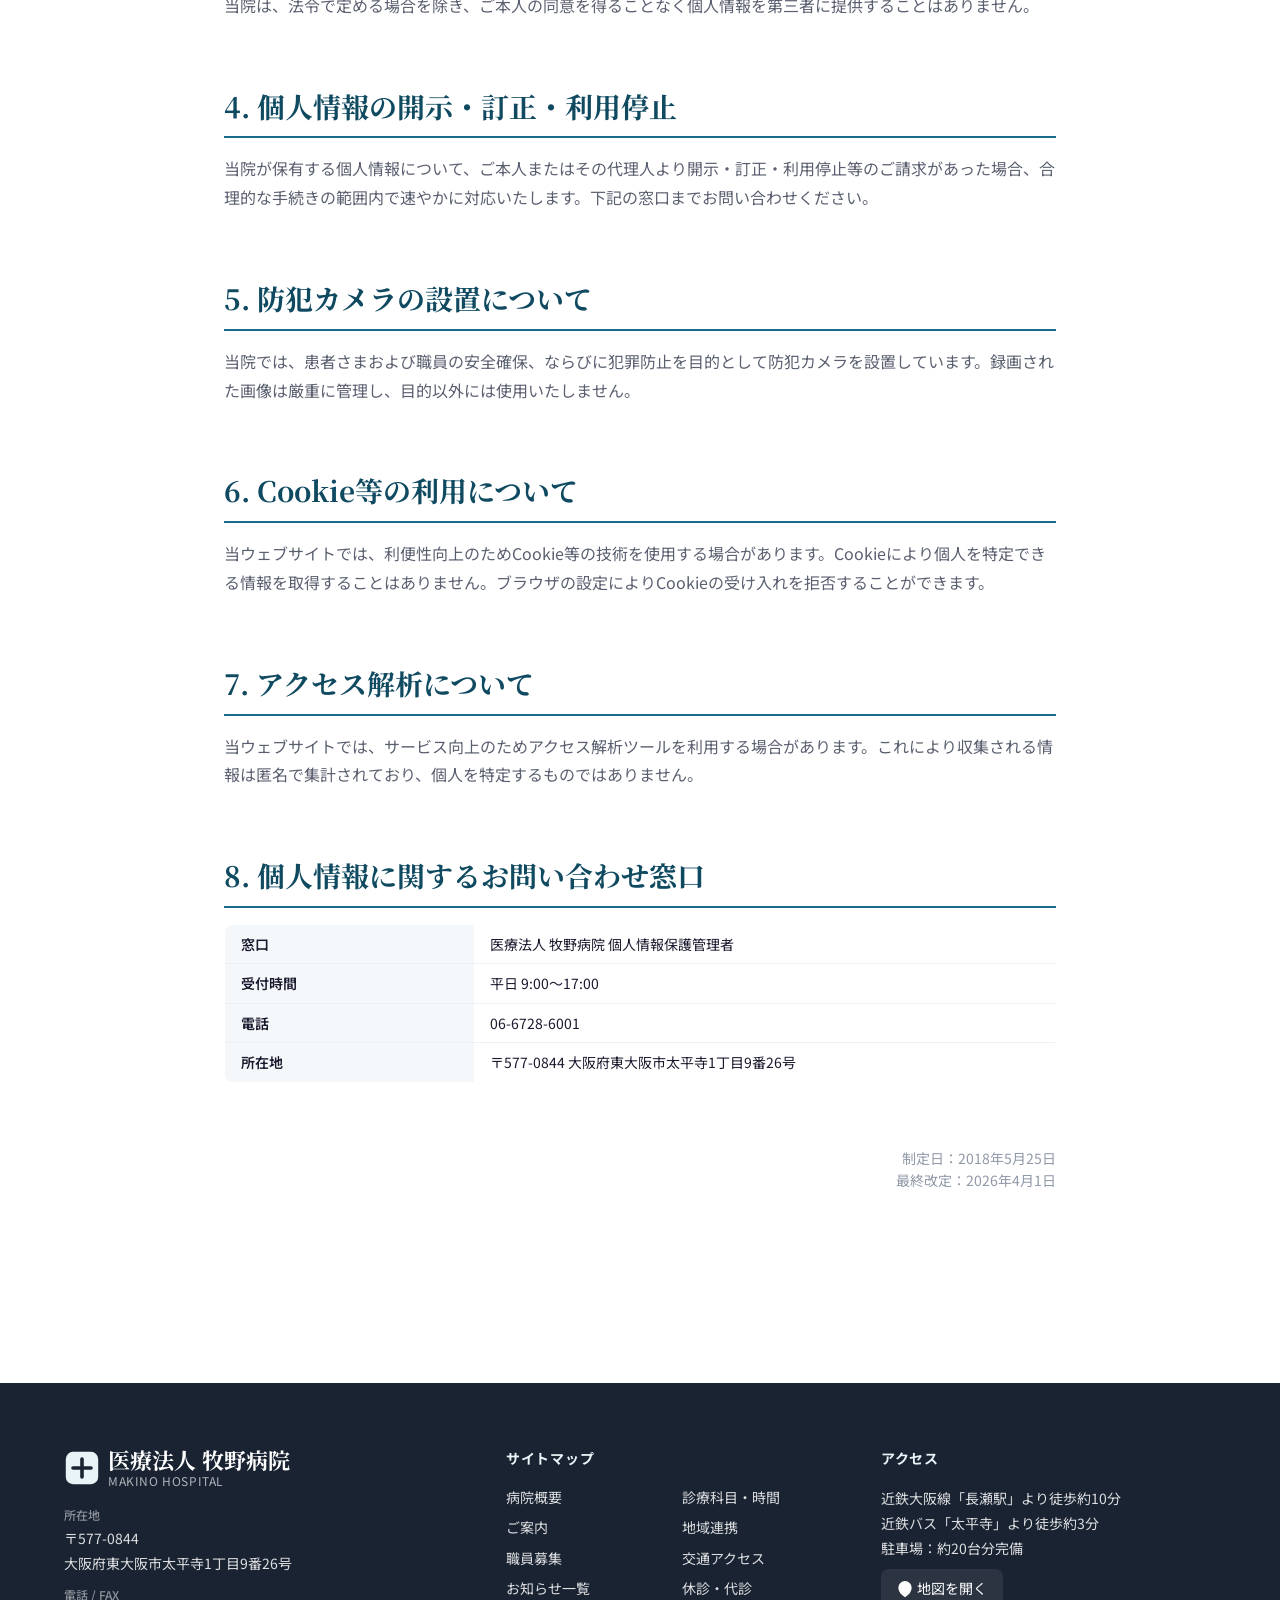
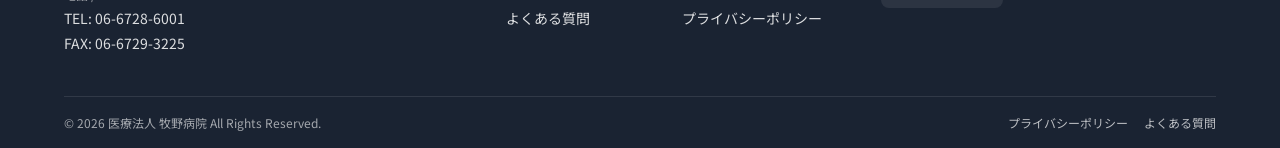
<file: privacy.html>
<!DOCTYPE html>
<html lang="ja">
<head>
<meta charset="UTF-8">
<meta name="viewport" content="width=device-width, initial-scale=1.0">
<title>プライバシーポリシー | 牧野病院 東大阪市</title>
<meta name="description" content="医療法人 牧野病院のプライバシーポリシー。個人情報の取り扱いについてのご案内です。">
<link rel="preconnect" href="https://fonts.googleapis.com">
<link rel="preconnect" href="https://fonts.gstatic.com" crossorigin>
<link href="https://fonts.googleapis.com/css2?family=Noto+Sans+JP:wght@400;500;600;700&family=Noto+Serif+JP:wght@500;700&display=swap" rel="stylesheet">
<link rel="stylesheet" href="css/reset.css">
<link rel="stylesheet" href="css/variables.css">
<link rel="stylesheet" href="css/global.css">
<link rel="stylesheet" href="css/components.css">
</head>
<body>
<a href="#main" class="skip-link">メインコンテンツへスキップ</a>

<header class="site-header">
  <div class="container site-header__inner">
    <a href="index.html" class="site-logo" aria-label="牧野病院 ホームへ">
      <svg class="site-logo__mark" viewBox="0 0 40 40" role="img" aria-label="牧野病院ロゴ"><rect x="2" y="2" width="36" height="36" rx="8" fill="currentColor"/><path d="M20 10v20M10 20h20" stroke="white" stroke-width="4" stroke-linecap="round"/></svg>
      <span class="site-logo__text"><span class="site-logo__name">医療法人 牧野病院</span><span class="site-logo__sub">MAKINO HOSPITAL — 東大阪市</span></span>
    </a>
    <nav class="global-nav" aria-label="グローバルナビゲーション">
      <ul class="global-nav__list">
        <li><a href="overview.html" class="global-nav__link">病院概要</a></li>
        <li><a href="timetable.html" class="global-nav__link">診療科目・時間</a></li>
        <li><a href="totalinfo.html" class="global-nav__link">ご案内</a></li>
        <li><a href="community.html" class="global-nav__link">地域連携</a></li>
        <li><a href="recruit.html" class="global-nav__link">職員募集</a></li>
        <li><a href="faq.html" class="global-nav__link">FAQ</a></li>
      </ul>
    </nav>
    <div class="header-actions">
      <a href="tel:0667286001" class="header-tel"><svg class="header-tel__icon" viewBox="0 0 24 24" fill="none" stroke="currentColor" stroke-width="2" aria-hidden="true"><path d="M22 16.92v3a2 2 0 0 1-2.18 2 19.79 19.79 0 0 1-8.63-3.07 19.5 19.5 0 0 1-6-6 19.79 19.79 0 0 1-3.07-8.67A2 2 0 0 1 4.11 2h3a2 2 0 0 1 2 1.72 12.84 12.84 0 0 0 .7 2.81 2 2 0 0 1-.45 2.11L8.09 9.91a16 16 0 0 0 6 6l1.27-1.27a2 2 0 0 1 2.11-.45 12.84 12.84 0 0 0 2.81.7A2 2 0 0 1 22 16.92z"/></svg><span>06-6728-6001</span></a>
      <button type="button" class="hamburger" data-hamburger aria-label="メニューを開く" aria-expanded="false"><span class="hamburger__bar"></span></button>
    </div>
  </div>
</header>

<nav class="mobile-nav" data-mobile-nav aria-label="モバイルナビゲーション">
  <ul class="mobile-nav__list">
    <li><a href="index.html" class="mobile-nav__link">トップ</a></li>
    <li><a href="overview.html" class="mobile-nav__link">病院概要</a></li>
    <li><a href="timetable.html" class="mobile-nav__link">診療科目・時間</a></li>
    <li><a href="totalinfo.html" class="mobile-nav__link">ご案内</a></li>
    <li><a href="community.html" class="mobile-nav__link">地域医療連携室</a></li>
    <li><a href="recruit.html" class="mobile-nav__link">職員募集</a></li>
    <li><a href="access.html" class="mobile-nav__link">交通アクセス</a></li>
    <li><a href="latestinfo.html" class="mobile-nav__link">お知らせ一覧</a></li>
    <li><a href="kyusin.html" class="mobile-nav__link">休診・代診</a></li>
    <li><a href="faq.html" class="mobile-nav__link">よくある質問</a></li>
  </ul>
</nav>

<div class="page-header">
  <div class="container page-header__inner">
    <p class="page-header__sub">Privacy Policy</p>
    <h1 class="page-header__title">プライバシーポリシー</h1>
  </div>
</div>

<nav class="breadcrumb" aria-label="パンくずリスト">
  <ol class="container breadcrumb__list">
    <li class="breadcrumb__item"><a href="index.html" class="breadcrumb__link">ホーム</a></li>
    <li class="breadcrumb__item breadcrumb__current">プライバシーポリシー</li>
  </ol>
</nav>

<main id="main">
  <section class="section">
    <div class="container container--narrow">

      <p>医療法人 牧野病院（以下「当院」）は、患者さま・利用者さまの個人情報の重要性を認識し、個人情報の保護に関する法律および関係法令を遵守するとともに、以下の方針に基づき、個人情報の適切な取り扱いに努めます。</p>

      <div class="content-block">
        <h2 class="content-block__title">1. 個人情報の利用目的</h2>
        <p>当院は、以下の目的で個人情報を利用いたします。</p>
        <h3 class="content-block__subtitle">医療提供に必要な利用目的</h3>
        <ul>
          <li>医療サービスの提供（診療、検査、看護、リハビリ、介護等）</li>
          <li>医療保険事務、入退院等の病棟管理</li>
          <li>会計、経理</li>
          <li>医療事故等の報告</li>
          <li>当該患者さまへの医療サービスの向上</li>
        </ul>
        <h3 class="content-block__subtitle">他の事業者等への情報提供を伴う利用目的</h3>
        <ul>
          <li>他の医療機関、薬局、検査機関、介護サービス事業者等との連携</li>
          <li>他の医療機関等からの照会への回答</li>
          <li>患者さまの診療等のため、外部の医師等の意見・助言を求める場合</li>
          <li>検体検査業務の委託</li>
          <li>家族等への病状説明</li>
        </ul>
        <h3 class="content-block__subtitle">その他の利用目的</h3>
        <ul>
          <li>医療サービスや業務の維持・改善のための基礎資料</li>
          <li>院内で行われる学生実習等への協力</li>
          <li>院内で行われる症例研究、医療の質の向上を目的とした調査</li>
          <li>外部監査機関への情報提供</li>
        </ul>
      </div>

      <div class="content-block">
        <h2 class="content-block__title">2. 個人情報の管理</h2>
        <p>当院は、個人情報の正確性および安全性を確保するため、情報セキュリティ対策を実施し、個人情報の漏えい・改ざん・滅失・毀損の防止に努めます。職員に対しても、個人情報保護に関する教育・研修を継続的に実施しています。</p>
      </div>

      <div class="content-block">
        <h2 class="content-block__title">3. 個人情報の第三者提供</h2>
        <p>当院は、法令で定める場合を除き、ご本人の同意を得ることなく個人情報を第三者に提供することはありません。</p>
      </div>

      <div class="content-block">
        <h2 class="content-block__title">4. 個人情報の開示・訂正・利用停止</h2>
        <p>当院が保有する個人情報について、ご本人またはその代理人より開示・訂正・利用停止等のご請求があった場合、合理的な手続きの範囲内で速やかに対応いたします。下記の窓口までお問い合わせください。</p>
      </div>

      <div class="content-block">
        <h2 class="content-block__title">5. 防犯カメラの設置について</h2>
        <p>当院では、患者さまおよび職員の安全確保、ならびに犯罪防止を目的として防犯カメラを設置しています。録画された画像は厳重に管理し、目的以外には使用いたしません。</p>
      </div>

      <div class="content-block">
        <h2 class="content-block__title">6. Cookie等の利用について</h2>
        <p>当ウェブサイトでは、利便性向上のためCookie等の技術を使用する場合があります。Cookieにより個人を特定できる情報を取得することはありません。ブラウザの設定によりCookieの受け入れを拒否することができます。</p>
      </div>

      <div class="content-block">
        <h2 class="content-block__title">7. アクセス解析について</h2>
        <p>当ウェブサイトでは、サービス向上のためアクセス解析ツールを利用する場合があります。これにより収集される情報は匿名で集計されており、個人を特定するものではありません。</p>
      </div>

      <div class="content-block">
        <h2 class="content-block__title">8. 個人情報に関するお問い合わせ窓口</h2>
        <table class="data-table">
          <tr><th>窓口</th><td>医療法人 牧野病院 個人情報保護管理者</td></tr>
          <tr><th>受付時間</th><td>平日 9:00〜17:00</td></tr>
          <tr><th>電話</th><td>06-6728-6001</td></tr>
          <tr><th>所在地</th><td>〒577-0844 大阪府東大阪市太平寺1丁目9番26号</td></tr>
        </table>
      </div>

      <p style="text-align:right;color:var(--color-text-muted);font-size:14px;margin-top:32px">制定日：2018年5月25日<br>最終改定：2026年4月1日</p>

    </div>
  </section>
</main>

<footer class="site-footer">
  <div class="container">
    <div class="site-footer__grid">
      <div class="site-footer__brand">
        <div class="site-logo">
          <svg class="site-logo__mark" viewBox="0 0 40 40" role="img" aria-label="牧野病院ロゴ"><rect x="2" y="2" width="36" height="36" rx="8" fill="currentColor"/><path d="M20 10v20M10 20h20" stroke="#1a2332" stroke-width="4" stroke-linecap="round"/></svg>
          <span class="site-logo__text"><span class="site-logo__name">医療法人 牧野病院</span><span class="site-logo__sub">MAKINO HOSPITAL</span></span>
        </div>
        <dl class="site-footer__info">
          <dt>所在地</dt><dd>〒577-0844<br>大阪府東大阪市太平寺1丁目9番26号</dd>
          <dt>電話 / FAX</dt><dd>TEL: 06-6728-6001<br>FAX: 06-6729-3225</dd>
        </dl>
      </div>
      <div>
        <h2 class="site-footer__heading">サイトマップ</h2>
        <div class="site-footer__links">
          <a href="overview.html">病院概要</a>
          <a href="timetable.html">診療科目・時間</a>
          <a href="totalinfo.html">ご案内</a>
          <a href="community.html">地域連携</a>
          <a href="recruit.html">職員募集</a>
          <a href="access.html">交通アクセス</a>
          <a href="latestinfo.html">お知らせ一覧</a>
          <a href="kyusin.html">休診・代診</a>
          <a href="faq.html">よくある質問</a>
          <a href="privacy.html">プライバシーポリシー</a>
        </div>
      </div>
      <div>
        <h2 class="site-footer__heading">アクセス</h2>
        <p style="font-size:14px;color:rgba(255,255,255,0.85);line-height:1.8">近鉄大阪線「長瀬駅」より徒歩約10分<br>近鉄バス「太平寺」より徒歩約3分<br>駐車場：約20台分完備</p>
        <a href="https://www.openstreetmap.org/?mlat=34.6602&mlon=135.5687&zoom=17" target="_blank" rel="noopener" class="site-footer__map-link">
          <svg viewBox="0 0 24 24" width="16" height="16" fill="none" stroke="currentColor" stroke-width="2" aria-hidden="true"><path d="M21 10c0 7-9 13-9 13s-9-6-9-13a9 9 0 0 1 18 0z"/><circle cx="12" cy="10" r="3"/></svg>
          地図を開く
        </a>
      </div>
    </div>
    <div class="site-footer__bottom">
      <span>© 2026 医療法人 牧野病院 All Rights Reserved.</span>
      <div class="site-footer__bottom-links">
        <a href="privacy.html">プライバシーポリシー</a>
        <a href="faq.html">よくある質問</a>
      </div>
    </div>
  </div>
</footer>

<script src="js/nav.js"></script>
<script src="js/layout.js"></script>
<script src="js/chatbot.js"></script>
</body>
</html>
</file>
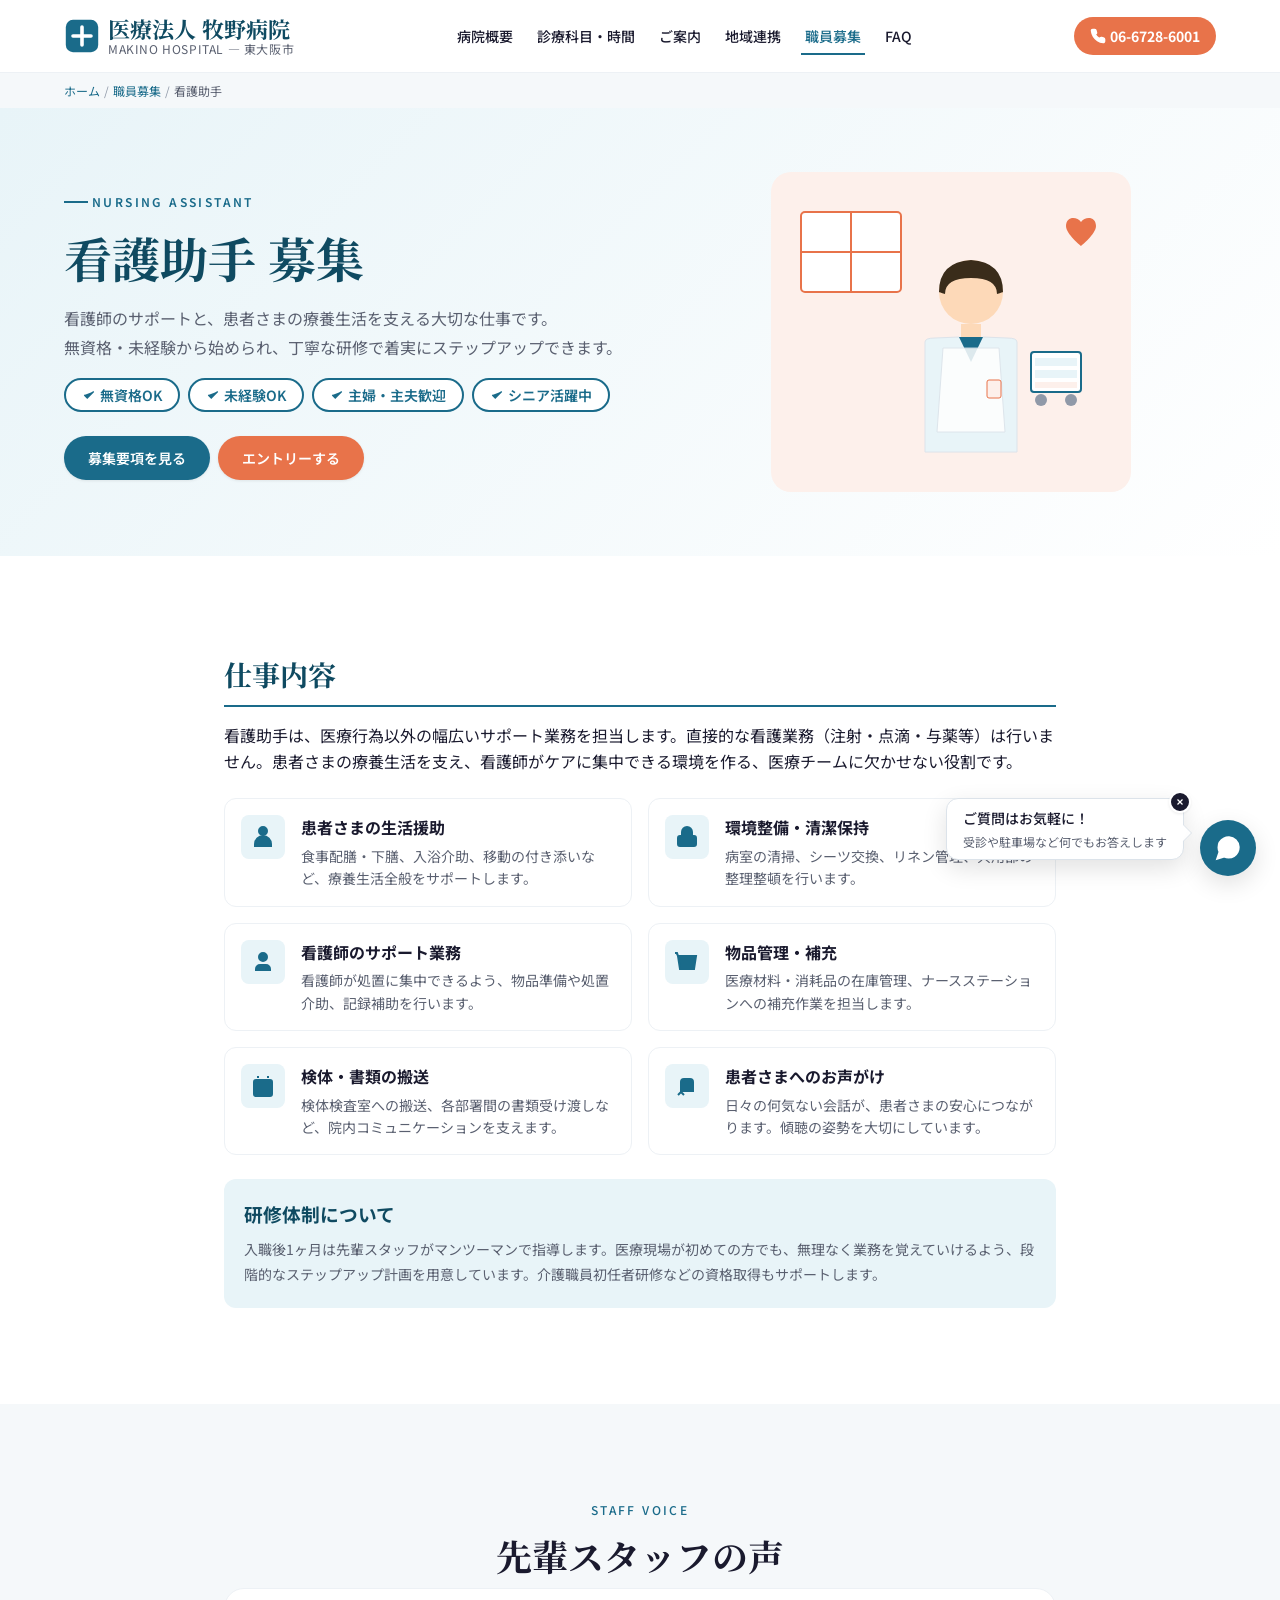
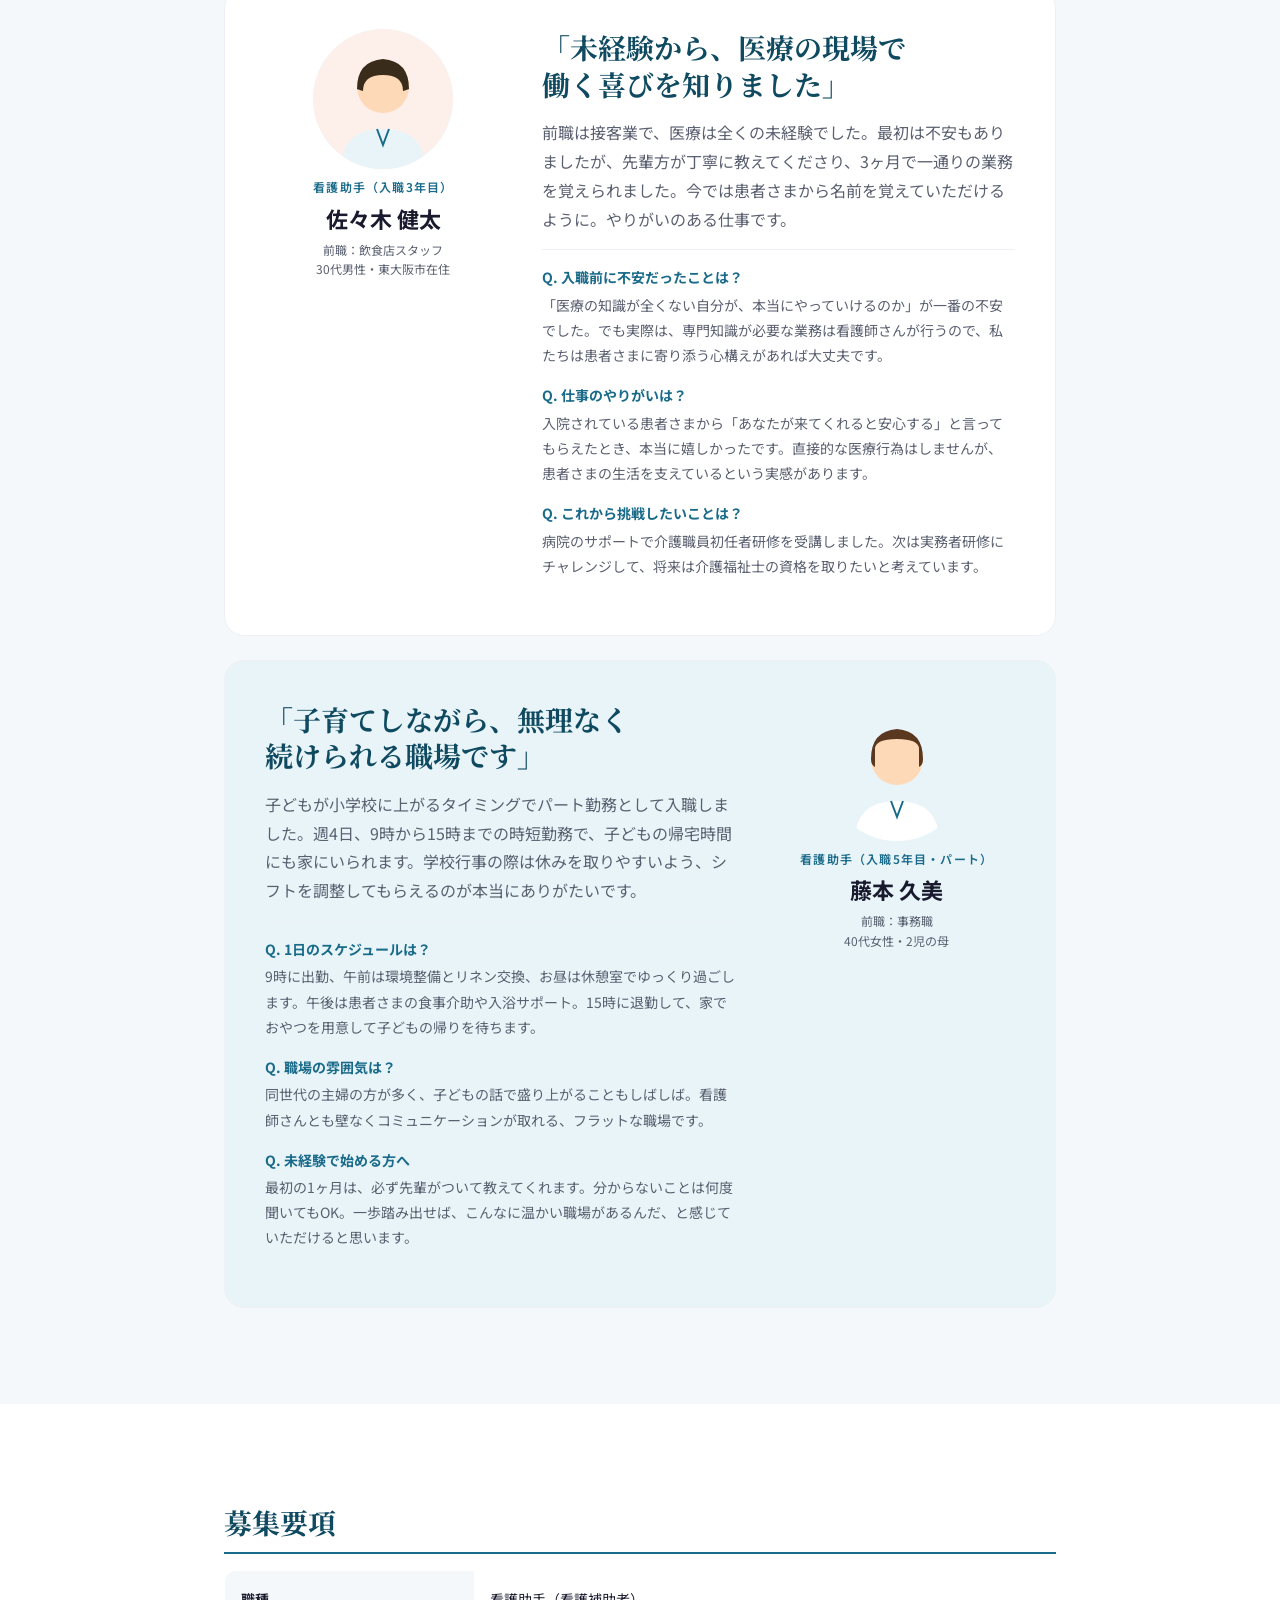
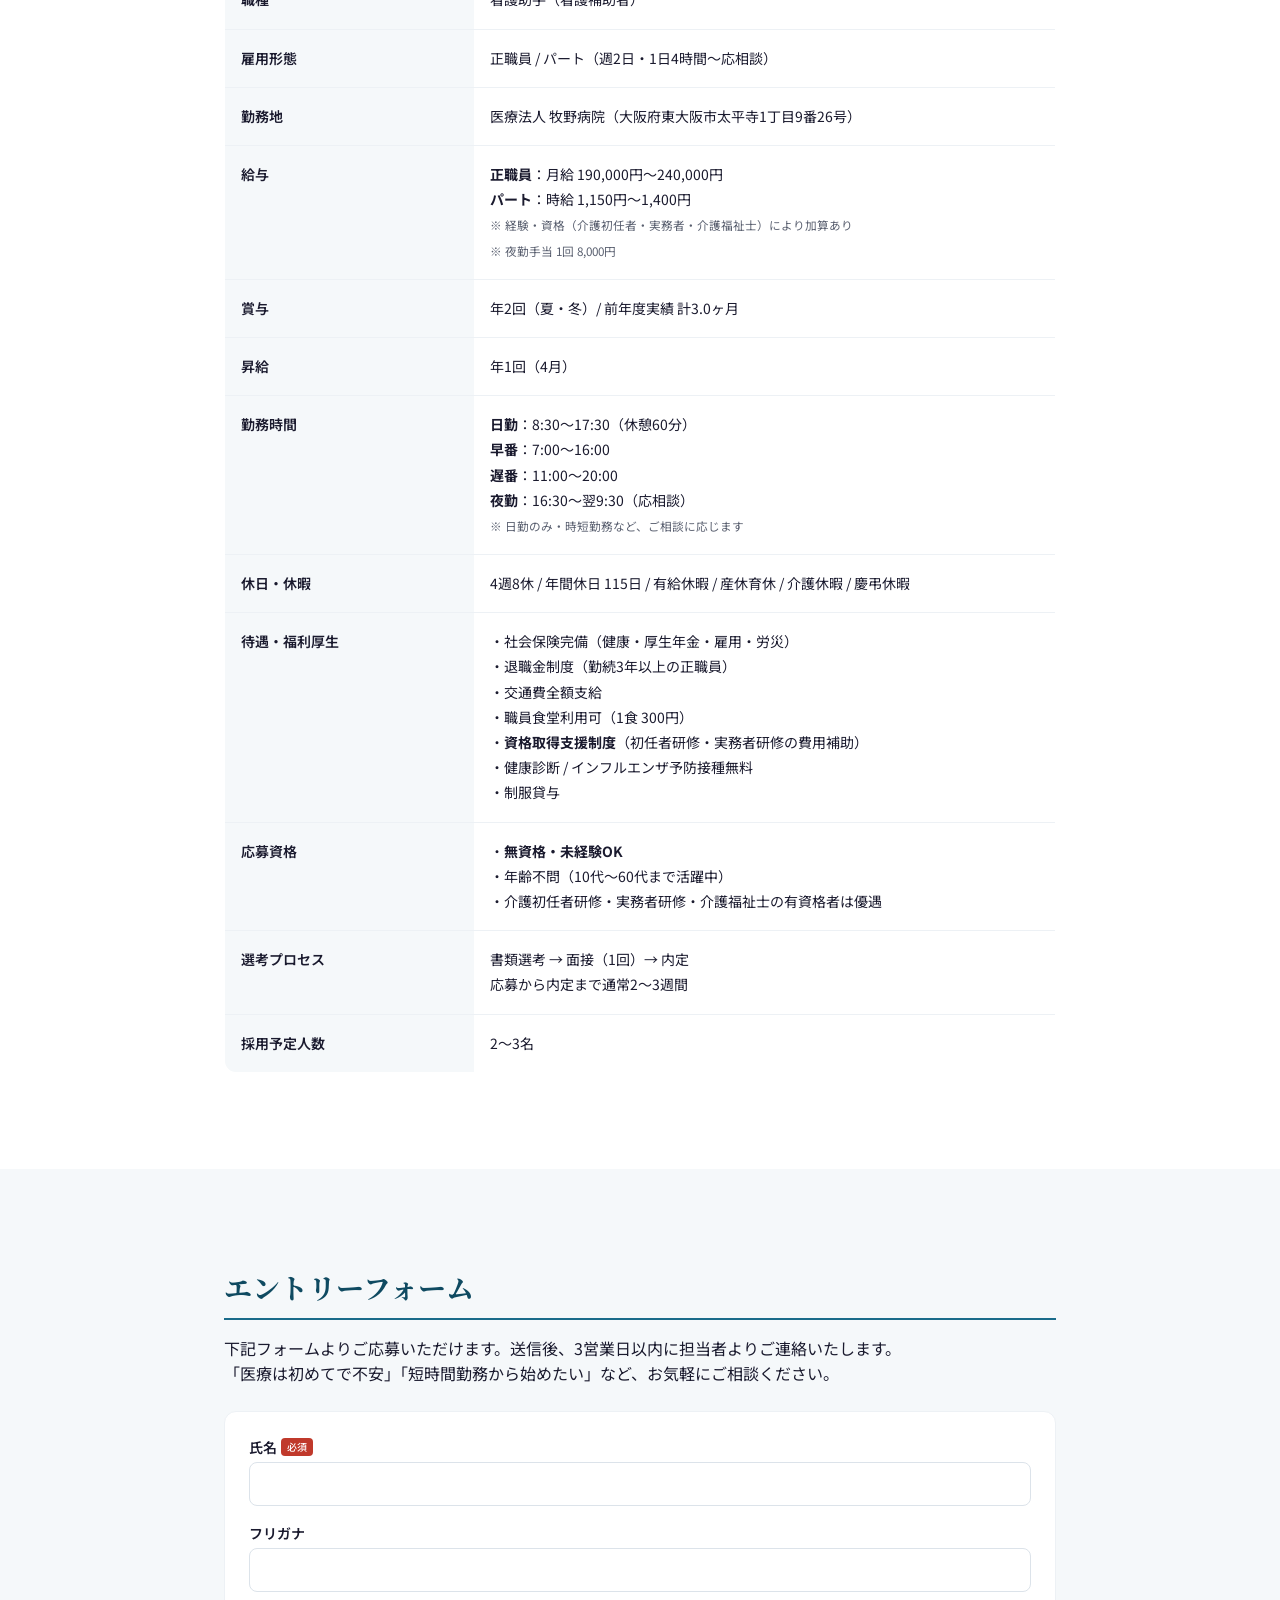
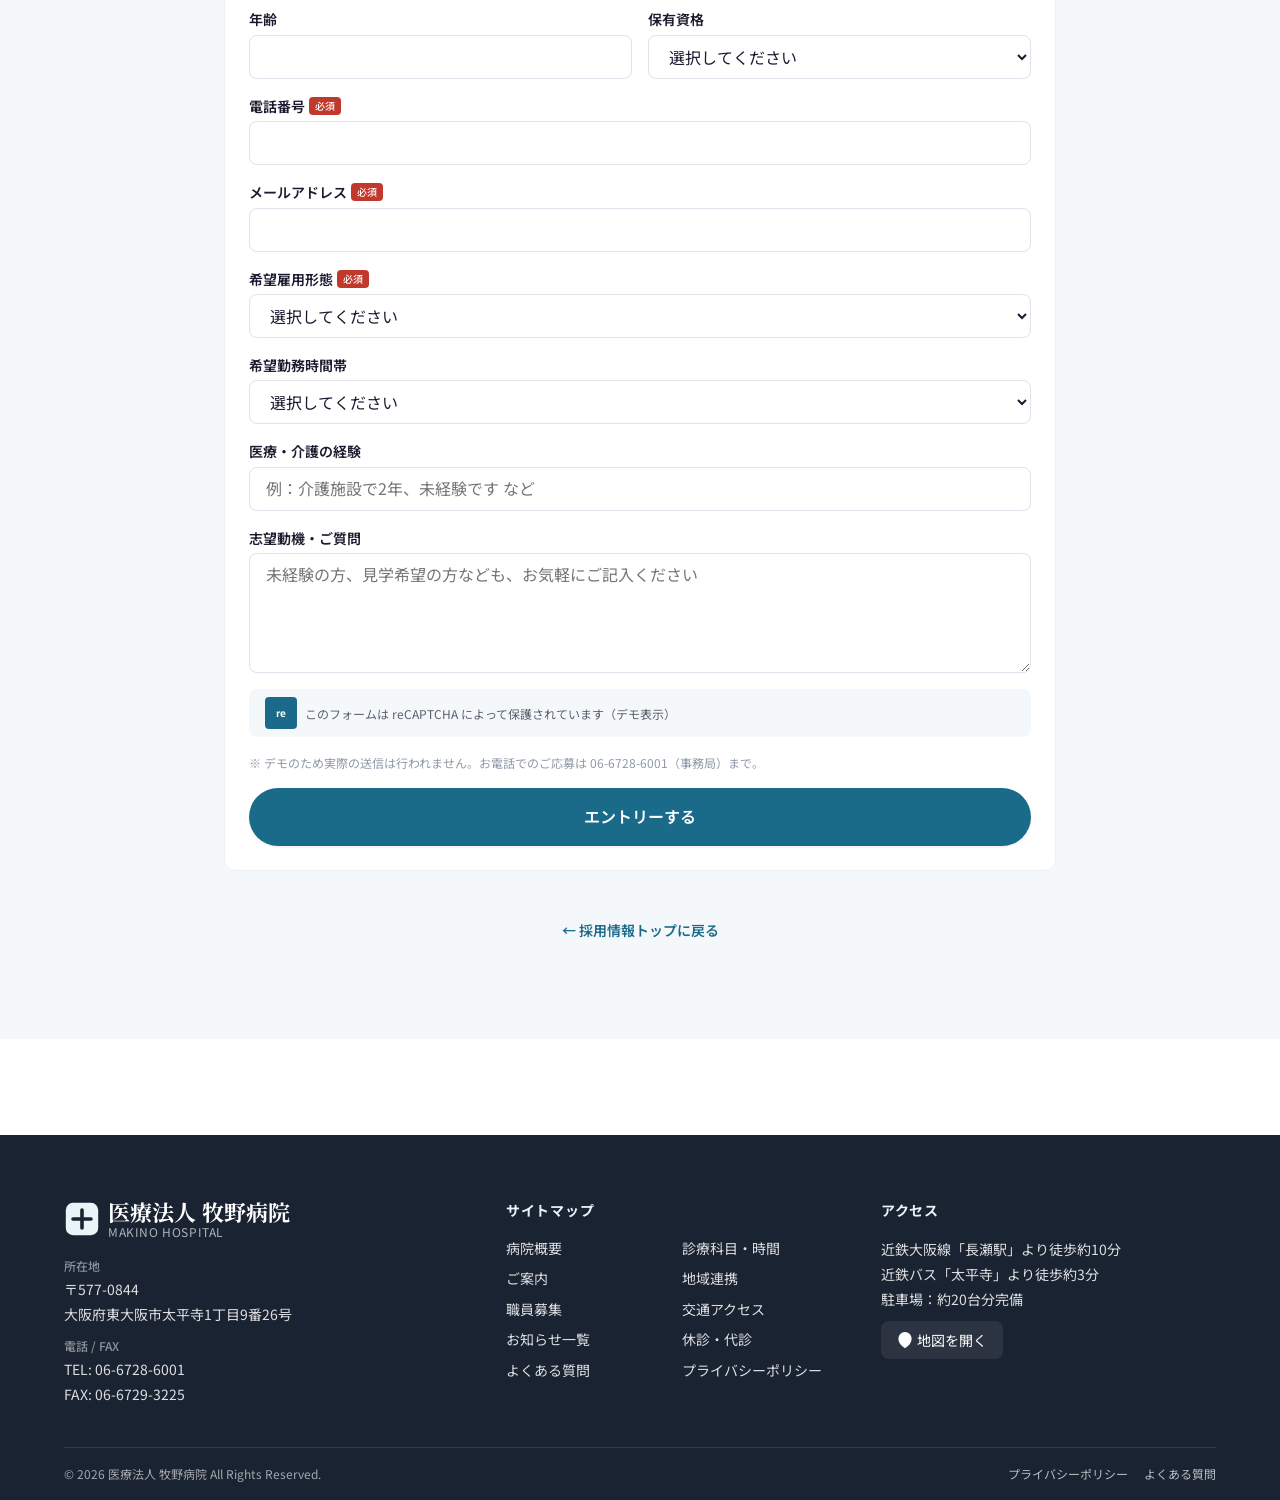
<file: recruit-assistant.html>
<!DOCTYPE html>
<html lang="ja">
<head>
<meta charset="UTF-8">
<meta name="viewport" content="width=device-width, initial-scale=1.0">
<title>看護助手募集 | 牧野病院 東大阪市 | 採用情報</title>
<meta name="description" content="牧野病院の看護助手募集詳細。仕事内容、先輩スタッフの声、募集要項、エントリーフォームをご案内します。無資格・未経験OK、丁寧な研修あり。">
<link rel="preconnect" href="https://fonts.googleapis.com">
<link rel="preconnect" href="https://fonts.gstatic.com" crossorigin>
<link href="https://fonts.googleapis.com/css2?family=Noto+Sans+JP:wght@400;500;600;700&family=Noto+Serif+JP:wght@500;700&display=swap" rel="stylesheet">
<link rel="stylesheet" href="css/reset.css">
<link rel="stylesheet" href="css/variables.css">
<link rel="stylesheet" href="css/global.css">
<link rel="stylesheet" href="css/components.css">
<link rel="stylesheet" href="css/recruit.css">
</head>
<body>
<a href="#main" class="skip-link">メインコンテンツへスキップ</a>

<header class="site-header">
  <div class="container site-header__inner">
    <a href="index.html" class="site-logo" aria-label="牧野病院 ホームへ">
      <svg class="site-logo__mark" viewBox="0 0 40 40" role="img" aria-label="牧野病院ロゴ"><rect x="2" y="2" width="36" height="36" rx="8" fill="currentColor"/><path d="M20 10v20M10 20h20" stroke="white" stroke-width="4" stroke-linecap="round"/></svg>
      <span class="site-logo__text"><span class="site-logo__name">医療法人 牧野病院</span><span class="site-logo__sub">MAKINO HOSPITAL — 東大阪市</span></span>
    </a>
    <nav class="global-nav" aria-label="グローバルナビゲーション">
      <ul class="global-nav__list">
        <li><a href="overview.html" class="global-nav__link">病院概要</a></li>
        <li><a href="timetable.html" class="global-nav__link">診療科目・時間</a></li>
        <li><a href="totalinfo.html" class="global-nav__link">ご案内</a></li>
        <li><a href="community.html" class="global-nav__link">地域連携</a></li>
        <li><a href="recruit.html" class="global-nav__link is-current">職員募集</a></li>
        <li><a href="faq.html" class="global-nav__link">FAQ</a></li>
      </ul>
    </nav>
    <div class="header-actions">
      <a href="tel:0667286001" class="header-tel"><svg class="header-tel__icon" viewBox="0 0 24 24" fill="none" stroke="currentColor" stroke-width="2" aria-hidden="true"><path d="M22 16.92v3a2 2 0 0 1-2.18 2 19.79 19.79 0 0 1-8.63-3.07 19.5 19.5 0 0 1-6-6 19.79 19.79 0 0 1-3.07-8.67A2 2 0 0 1 4.11 2h3a2 2 0 0 1 2 1.72 12.84 12.84 0 0 0 .7 2.81 2 2 0 0 1-.45 2.11L8.09 9.91a16 16 0 0 0 6 6l1.27-1.27a2 2 0 0 1 2.11-.45 12.84 12.84 0 0 0 2.81.7A2 2 0 0 1 22 16.92z"/></svg><span>06-6728-6001</span></a>
      <button type="button" class="hamburger" data-hamburger aria-label="メニューを開く" aria-expanded="false"><span class="hamburger__bar"></span></button>
    </div>
  </div>
</header>

<nav class="mobile-nav" data-mobile-nav aria-label="モバイルナビゲーション">
  <ul class="mobile-nav__list">
    <li><a href="index.html" class="mobile-nav__link">トップ</a></li>
    <li><a href="overview.html" class="mobile-nav__link">病院概要</a></li>
    <li><a href="timetable.html" class="mobile-nav__link">診療科目・時間</a></li>
    <li><a href="totalinfo.html" class="mobile-nav__link">ご案内</a></li>
    <li><a href="community.html" class="mobile-nav__link">地域医療連携室</a></li>
    <li><a href="recruit.html" class="mobile-nav__link is-current">職員募集</a></li>
    <li><a href="access.html" class="mobile-nav__link">交通アクセス</a></li>
    <li><a href="latestinfo.html" class="mobile-nav__link">お知らせ一覧</a></li>
    <li><a href="kyusin.html" class="mobile-nav__link">休診・代診</a></li>
    <li><a href="faq.html" class="mobile-nav__link">よくある質問</a></li>
  </ul>
</nav>

<nav class="breadcrumb" aria-label="パンくずリスト">
  <ol class="container breadcrumb__list">
    <li class="breadcrumb__item"><a href="index.html" class="breadcrumb__link">ホーム</a></li>
    <li class="breadcrumb__item"><a href="recruit.html" class="breadcrumb__link">職員募集</a></li>
    <li class="breadcrumb__item breadcrumb__current">看護助手</li>
  </ol>
</nav>

<main id="main">

  <!-- 職種ヒーロー -->
  <section class="job-hero">
    <div class="container job-hero__inner">
      <div>
        <p class="job-hero__eyebrow">NURSING ASSISTANT</p>
        <h1 class="job-hero__title">看護助手 募集</h1>
        <p class="job-hero__lead">看護師のサポートと、患者さまの療養生活を支える大切な仕事です。<br>無資格・未経験から始められ、丁寧な研修で着実にステップアップできます。</p>
        <div class="welcome-tags">
          <span class="welcome-tag">
            <svg viewBox="0 0 24 24" fill="none" stroke="currentColor" stroke-width="2.5"><polyline points="20 6 9 17 4 12"/></svg>
            無資格OK
          </span>
          <span class="welcome-tag">
            <svg viewBox="0 0 24 24" fill="none" stroke="currentColor" stroke-width="2.5"><polyline points="20 6 9 17 4 12"/></svg>
            未経験OK
          </span>
          <span class="welcome-tag">
            <svg viewBox="0 0 24 24" fill="none" stroke="currentColor" stroke-width="2.5"><polyline points="20 6 9 17 4 12"/></svg>
            主婦・主夫歓迎
          </span>
          <span class="welcome-tag">
            <svg viewBox="0 0 24 24" fill="none" stroke="currentColor" stroke-width="2.5"><polyline points="20 6 9 17 4 12"/></svg>
            シニア活躍中
          </span>
        </div>
        <div style="margin-top:24px;display:flex;flex-wrap:wrap;gap:8px">
          <a href="#requirements" class="btn btn--primary">募集要項を見る</a>
          <a href="#entry" class="btn btn--accent">エントリーする</a>
        </div>
      </div>
      <div class="job-hero__visual" aria-hidden="true">
        <svg viewBox="0 0 360 320" xmlns="http://www.w3.org/2000/svg">
          <rect width="360" height="320" rx="20" fill="#fdf0eb"/>
          <!-- 病室の窓 -->
          <rect x="30" y="40" width="100" height="80" fill="#ffffff" stroke="#e8734a" stroke-width="2" rx="4"/>
          <line x1="80" y1="40" x2="80" y2="120" stroke="#e8734a" stroke-width="2"/>
          <line x1="30" y1="80" x2="130" y2="80" stroke="#e8734a" stroke-width="2"/>
          <!-- 看護助手 -->
          <g transform="translate(140 60)">
            <circle cx="60" cy="60" r="32" fill="#fdd9b8"/>
            <path d="M28 60 Q28 30 60 28 Q92 30 92 60 Q92 60 86 62 Q86 46 60 46 Q34 46 34 62 Q28 60 28 60 Z" fill="#3a2c1a"/>
            <!-- 首・服 -->
            <rect x="50" y="92" width="20" height="14" fill="#fdd9b8"/>
            <path d="M14 110 Q14 106 24 106 L48 105 L60 120 L72 105 L96 106 Q106 106 106 110 L106 220 L14 220 Z" fill="#e8f4f8" stroke="#dce3ea"/>
            <path d="M48 105 L60 130 L72 105 Z" fill="#1a6b8a"/>
            <!-- エプロン -->
            <path d="M32 116 L88 116 L94 200 L26 200 Z" fill="#ffffff" opacity="0.85" stroke="#dce3ea"/>
            <!-- 名札 -->
            <rect x="76" y="148" width="14" height="18" rx="2" fill="#fdf0eb" stroke="#e8734a"/>
          </g>
          <!-- カート -->
          <g transform="translate(260 180)">
            <rect x="0" y="0" width="50" height="40" fill="#ffffff" stroke="#1a6b8a" stroke-width="2" rx="3"/>
            <rect x="4" y="6" width="42" height="8" fill="#e8f4f8"/>
            <rect x="4" y="18" width="42" height="8" fill="#e8f4f8"/>
            <rect x="4" y="30" width="42" height="6" fill="#fdf0eb"/>
            <circle cx="10" cy="48" r="6" fill="#9099a8"/>
            <circle cx="40" cy="48" r="6" fill="#9099a8"/>
          </g>
          <!-- ハート -->
          <path d="M310 50 C306 44 295 44 295 54 C295 62 310 74 310 74 C310 74 325 62 325 54 C325 44 314 44 310 50 Z" fill="#e8734a"/>
        </svg>
      </div>
    </div>
  </section>

  <!-- 仕事内容 -->
  <section class="section">
    <div class="container container--narrow">
      <h2 class="content-block__title">仕事内容</h2>
      <p>看護助手は、医療行為以外の幅広いサポート業務を担当します。直接的な看護業務（注射・点滴・与薬等）は行いません。患者さまの療養生活を支え、看護師がケアに集中できる環境を作る、医療チームに欠かせない役割です。</p>

      <div class="task-list mt-lg">
        <div class="task-item">
          <span class="task-item__icon" aria-hidden="true">
            <svg viewBox="0 0 24 24" fill="none" stroke="currentColor" stroke-width="2"><path d="M12 2a4 4 0 1 0 0 8 4 4 0 0 0 0-8z"/><path d="M4 22v-3a8 8 0 0 1 16 0v3"/></svg>
          </span>
          <div>
            <p class="task-item__title">患者さまの生活援助</p>
            <p class="task-item__body">食事配膳・下膳、入浴介助、移動の付き添いなど、療養生活全般をサポートします。</p>
          </div>
        </div>
        <div class="task-item">
          <span class="task-item__icon" aria-hidden="true">
            <svg viewBox="0 0 24 24" fill="none" stroke="currentColor" stroke-width="2"><rect x="3" y="11" width="18" height="10" rx="2"/><path d="M7 11V7a5 5 0 0 1 10 0v4"/></svg>
          </span>
          <div>
            <p class="task-item__title">環境整備・清潔保持</p>
            <p class="task-item__body">病室の清掃、シーツ交換、リネン管理、共用部の整理整頓を行います。</p>
          </div>
        </div>
        <div class="task-item">
          <span class="task-item__icon" aria-hidden="true">
            <svg viewBox="0 0 24 24" fill="none" stroke="currentColor" stroke-width="2"><path d="M19 21v-2a4 4 0 0 0-4-4H9a4 4 0 0 0-4 4v2"/><circle cx="12" cy="7" r="4"/></svg>
          </span>
          <div>
            <p class="task-item__title">看護師のサポート業務</p>
            <p class="task-item__body">看護師が処置に集中できるよう、物品準備や処置介助、記録補助を行います。</p>
          </div>
        </div>
        <div class="task-item">
          <span class="task-item__icon" aria-hidden="true">
            <svg viewBox="0 0 24 24" fill="none" stroke="currentColor" stroke-width="2"><path d="M3 6h18l-2 13H5L3 6z"/><path d="M3 6L2 3H0"/></svg>
          </span>
          <div>
            <p class="task-item__title">物品管理・補充</p>
            <p class="task-item__body">医療材料・消耗品の在庫管理、ナースステーションへの補充作業を担当します。</p>
          </div>
        </div>
        <div class="task-item">
          <span class="task-item__icon" aria-hidden="true">
            <svg viewBox="0 0 24 24" fill="none" stroke="currentColor" stroke-width="2"><path d="M7 4V2"/><path d="M17 4V2"/><rect x="3" y="6" width="18" height="16" rx="2"/><path d="M3 12h18"/></svg>
          </span>
          <div>
            <p class="task-item__title">検体・書類の搬送</p>
            <p class="task-item__body">検体検査室への搬送、各部署間の書類受け渡しなど、院内コミュニケーションを支えます。</p>
          </div>
        </div>
        <div class="task-item">
          <span class="task-item__icon" aria-hidden="true">
            <svg viewBox="0 0 24 24" fill="none" stroke="currentColor" stroke-width="2"><path d="M3 21l3-3m0 0L9 21M6 18V8a3 3 0 0 1 3-3h6a3 3 0 0 1 3 3v10"/></svg>
          </span>
          <div>
            <p class="task-item__title">患者さまへのお声がけ</p>
            <p class="task-item__body">日々の何気ない会話が、患者さまの安心につながります。傾聴の姿勢を大切にしています。</p>
          </div>
        </div>
      </div>

      <div style="margin-top:24px;padding:20px;background:var(--color-primary-light);border-radius:12px">
        <h3 style="font-weight:700;margin-bottom:8px;color:var(--color-primary-dark)">研修体制について</h3>
        <p style="font-size:14px;color:var(--color-text-sub);line-height:1.8">入職後1ヶ月は先輩スタッフがマンツーマンで指導します。医療現場が初めての方でも、無理なく業務を覚えていけるよう、段階的なステップアップ計画を用意しています。介護職員初任者研修などの資格取得もサポートします。</p>
      </div>
    </div>
  </section>

  <!-- 先輩の声 -->
  <section class="section section--alt" id="voice">
    <div class="container container--narrow">
      <h2 class="section-title"><span class="section-title__sub">Staff Voice</span>先輩スタッフの声</h2>

      <article class="voice-feature">
        <div class="voice-feature__profile">
          <div class="voice-feature__avatar" aria-hidden="true">
            <svg viewBox="0 0 140 140">
              <rect width="140" height="140" rx="70" fill="#fdf0eb"/>
              <circle cx="70" cy="58" r="26" fill="#fdd9b8"/>
              <path d="M44 60 Q44 32 70 30 Q96 32 96 60 Q96 60 90 62 Q90 46 70 46 Q50 46 50 62 Q44 60 44 60 Z" fill="#3a2c1a"/>
              <path d="M28 140 Q28 100 70 100 Q112 100 112 140 Z" fill="#e8f4f8"/>
              <path d="M64 100 L70 116 L76 100" stroke="#1a6b8a" stroke-width="2" fill="none"/>
            </svg>
          </div>
          <p class="voice-feature__role">看護助手（入職3年目）</p>
          <p class="voice-feature__name">佐々木 健太</p>
          <p class="voice-feature__meta">前職：飲食店スタッフ<br>30代男性・東大阪市在住</p>
        </div>
        <div>
          <h3 class="voice-feature__title">「未経験から、医療の現場で<br>働く喜びを知りました」</h3>
          <p style="color:var(--color-text-sub);line-height:1.8">前職は接客業で、医療は全くの未経験でした。最初は不安もありましたが、先輩方が丁寧に教えてくださり、3ヶ月で一通りの業務を覚えられました。今では患者さまから名前を覚えていただけるように。やりがいのある仕事です。</p>

          <div class="voice-feature__qa">
            <p class="voice-feature__q">入職前に不安だったことは？</p>
            <p class="voice-feature__a">「医療の知識が全くない自分が、本当にやっていけるのか」が一番の不安でした。でも実際は、専門知識が必要な業務は看護師さんが行うので、私たちは患者さまに寄り添う心構えがあれば大丈夫です。</p>

            <p class="voice-feature__q">仕事のやりがいは？</p>
            <p class="voice-feature__a">入院されている患者さまから「あなたが来てくれると安心する」と言ってもらえたとき、本当に嬉しかったです。直接的な医療行為はしませんが、患者さまの生活を支えているという実感があります。</p>

            <p class="voice-feature__q">これから挑戦したいことは？</p>
            <p class="voice-feature__a">病院のサポートで介護職員初任者研修を受講しました。次は実務者研修にチャレンジして、将来は介護福祉士の資格を取りたいと考えています。</p>
          </div>
        </div>
      </article>

      <article class="voice-feature voice-feature--reverse">
        <div>
          <h3 class="voice-feature__title">「子育てしながら、無理なく<br>続けられる職場です」</h3>
          <p style="color:var(--color-text-sub);line-height:1.8">子どもが小学校に上がるタイミングでパート勤務として入職しました。週4日、9時から15時までの時短勤務で、子どもの帰宅時間にも家にいられます。学校行事の際は休みを取りやすいよう、シフトを調整してもらえるのが本当にありがたいです。</p>

          <div class="voice-feature__qa">
            <p class="voice-feature__q">1日のスケジュールは？</p>
            <p class="voice-feature__a">9時に出勤、午前は環境整備とリネン交換、お昼は休憩室でゆっくり過ごします。午後は患者さまの食事介助や入浴サポート。15時に退勤して、家でおやつを用意して子どもの帰りを待ちます。</p>

            <p class="voice-feature__q">職場の雰囲気は？</p>
            <p class="voice-feature__a">同世代の主婦の方が多く、子どもの話で盛り上がることもしばしば。看護師さんとも壁なくコミュニケーションが取れる、フラットな職場です。</p>

            <p class="voice-feature__q">未経験で始める方へ</p>
            <p class="voice-feature__a">最初の1ヶ月は、必ず先輩がついて教えてくれます。分からないことは何度聞いてもOK。一歩踏み出せば、こんなに温かい職場があるんだ、と感じていただけると思います。</p>
          </div>
        </div>
        <div class="voice-feature__profile">
          <div class="voice-feature__avatar" aria-hidden="true">
            <svg viewBox="0 0 140 140">
              <rect width="140" height="140" rx="70" fill="#e8f4f8"/>
              <circle cx="70" cy="58" r="26" fill="#fdd9b8"/>
              <path d="M44 58 Q44 30 70 28 Q96 30 96 58 Q96 64 92 66 L92 48 Q92 38 70 38 Q48 38 48 48 L48 66 Q44 64 44 58 Z" fill="#5a3820"/>
              <path d="M28 140 Q28 100 70 100 Q112 100 112 140 Z" fill="#ffffff"/>
              <path d="M64 100 L70 116 L76 100" stroke="#1a6b8a" stroke-width="2" fill="none"/>
            </svg>
          </div>
          <p class="voice-feature__role">看護助手（入職5年目・パート）</p>
          <p class="voice-feature__name">藤本 久美</p>
          <p class="voice-feature__meta">前職：事務職<br>40代女性・2児の母</p>
        </div>
      </article>
    </div>
  </section>

  <!-- 募集要項 -->
  <section class="section" id="requirements">
    <div class="container container--narrow">
      <h2 class="content-block__title">募集要項</h2>
      <table class="requirements-table">
        <tr><th>職種</th><td>看護助手（看護補助者）</td></tr>
        <tr><th>雇用形態</th><td>正職員 / パート（週2日・1日4時間〜応相談）</td></tr>
        <tr><th>勤務地</th><td>医療法人 牧野病院（大阪府東大阪市太平寺1丁目9番26号）</td></tr>
        <tr><th>給与</th><td>
          <strong>正職員</strong>：月給 190,000円〜240,000円<br>
          <strong>パート</strong>：時給 1,150円〜1,400円<br>
          <small style="color:var(--color-text-sub)">※ 経験・資格（介護初任者・実務者・介護福祉士）により加算あり<br>※ 夜勤手当 1回 8,000円</small>
        </td></tr>
        <tr><th>賞与</th><td>年2回（夏・冬）/ 前年度実績 計3.0ヶ月</td></tr>
        <tr><th>昇給</th><td>年1回（4月）</td></tr>
        <tr><th>勤務時間</th><td>
          <strong>日勤</strong>：8:30〜17:30（休憩60分）<br>
          <strong>早番</strong>：7:00〜16:00<br>
          <strong>遅番</strong>：11:00〜20:00<br>
          <strong>夜勤</strong>：16:30〜翌9:30（応相談）<br>
          <small style="color:var(--color-text-sub)">※ 日勤のみ・時短勤務など、ご相談に応じます</small>
        </td></tr>
        <tr><th>休日・休暇</th><td>4週8休 / 年間休日 115日 / 有給休暇 / 産休育休 / 介護休暇 / 慶弔休暇</td></tr>
        <tr><th>待遇・福利厚生</th><td>
          ・社会保険完備（健康・厚生年金・雇用・労災）<br>
          ・退職金制度（勤続3年以上の正職員）<br>
          ・交通費全額支給<br>
          ・職員食堂利用可（1食 300円）<br>
          ・<strong>資格取得支援制度</strong>（初任者研修・実務者研修の費用補助）<br>
          ・健康診断 / インフルエンザ予防接種無料<br>
          ・制服貸与
        </td></tr>
        <tr><th>応募資格</th><td>
          ・<strong>無資格・未経験OK</strong><br>
          ・年齢不問（10代〜60代まで活躍中）<br>
          ・介護初任者研修・実務者研修・介護福祉士の有資格者は優遇
        </td></tr>
        <tr><th>選考プロセス</th><td>書類選考 → 面接（1回）→ 内定<br>応募から内定まで通常2〜3週間</td></tr>
        <tr><th>採用予定人数</th><td>2〜3名</td></tr>
      </table>
    </div>
  </section>

  <!-- エントリーフォーム -->
  <section class="section section--alt" id="entry">
    <div class="container container--narrow">
      <h2 class="content-block__title">エントリーフォーム</h2>
      <p>下記フォームよりご応募いただけます。送信後、3営業日以内に担当者よりご連絡いたします。<br>「医療は初めてで不安」「短時間勤務から始めたい」など、お気軽にご相談ください。</p>

      <form class="form mt-lg" data-mock-form>
        <div class="form__row">
          <label class="form__label" for="asst-name">氏名 <span class="form__required">必須</span></label>
          <input class="form__input" type="text" id="asst-name" name="name" required>
        </div>
        <div class="form__row">
          <label class="form__label" for="asst-kana">フリガナ</label>
          <input class="form__input" type="text" id="asst-kana" name="kana">
        </div>
        <div style="display:grid;grid-template-columns:1fr 1fr;gap:16px">
          <div class="form__row">
            <label class="form__label" for="asst-age">年齢</label>
            <input class="form__input" type="number" id="asst-age" name="age" min="18" max="80">
          </div>
          <div class="form__row">
            <label class="form__label" for="asst-license">保有資格</label>
            <select class="form__select" id="asst-license" name="license">
              <option value="">選択してください</option>
              <option>なし（未経験）</option>
              <option>介護職員初任者研修</option>
              <option>介護福祉士実務者研修</option>
              <option>介護福祉士</option>
              <option>その他</option>
            </select>
          </div>
        </div>
        <div class="form__row">
          <label class="form__label" for="asst-tel">電話番号 <span class="form__required">必須</span></label>
          <input class="form__input" type="tel" id="asst-tel" name="tel" required>
        </div>
        <div class="form__row">
          <label class="form__label" for="asst-email">メールアドレス <span class="form__required">必須</span></label>
          <input class="form__input" type="email" id="asst-email" name="email" required>
        </div>
        <div class="form__row">
          <label class="form__label" for="asst-emp">希望雇用形態 <span class="form__required">必須</span></label>
          <select class="form__select" id="asst-emp" name="emp" required>
            <option value="">選択してください</option>
            <option>正職員</option>
            <option>パート（週4〜5日）</option>
            <option>パート（週2〜3日）</option>
            <option>どちらでも</option>
          </select>
        </div>
        <div class="form__row">
          <label class="form__label" for="asst-shift">希望勤務時間帯</label>
          <select class="form__select" id="asst-shift" name="shift">
            <option value="">選択してください</option>
            <option>日勤のみ</option>
            <option>早番・遅番OK</option>
            <option>夜勤OK</option>
            <option>応相談</option>
          </select>
        </div>
        <div class="form__row">
          <label class="form__label" for="asst-experience">医療・介護の経験</label>
          <input class="form__input" type="text" id="asst-experience" name="experience" placeholder="例：介護施設で2年、未経験です など">
        </div>
        <div class="form__row">
          <label class="form__label" for="asst-message">志望動機・ご質問</label>
          <textarea class="form__textarea" id="asst-message" name="message" placeholder="未経験の方、見学希望の方なども、お気軽にご記入ください"></textarea>
        </div>
        <div class="form__captcha" aria-hidden="true">
          <span class="form__captcha-mark">re</span>
          <span>このフォームは reCAPTCHA によって保護されています（デモ表示）</span>
        </div>
        <p class="form__hint">※ デモのため実際の送信は行われません。お電話でのご応募は 06-6728-6001（事務局）まで。</p>
        <button type="submit" class="btn btn--primary btn--lg">エントリーする</button>
      </form>

      <div style="margin-top:32px;text-align:center">
        <a href="recruit.html" class="card__link">← 採用情報トップに戻る</a>
      </div>
    </div>
  </section>

</main>

<footer class="site-footer">
  <div class="container">
    <div class="site-footer__grid">
      <div class="site-footer__brand">
        <div class="site-logo">
          <svg class="site-logo__mark" viewBox="0 0 40 40" role="img" aria-label="牧野病院ロゴ"><rect x="2" y="2" width="36" height="36" rx="8" fill="currentColor"/><path d="M20 10v20M10 20h20" stroke="#1a2332" stroke-width="4" stroke-linecap="round"/></svg>
          <span class="site-logo__text"><span class="site-logo__name">医療法人 牧野病院</span><span class="site-logo__sub">MAKINO HOSPITAL</span></span>
        </div>
        <dl class="site-footer__info">
          <dt>所在地</dt><dd>〒577-0844<br>大阪府東大阪市太平寺1丁目9番26号</dd>
          <dt>電話 / FAX</dt><dd>TEL: 06-6728-6001<br>FAX: 06-6729-3225</dd>
        </dl>
      </div>
      <div>
        <h2 class="site-footer__heading">サイトマップ</h2>
        <div class="site-footer__links">
          <a href="overview.html">病院概要</a>
          <a href="timetable.html">診療科目・時間</a>
          <a href="totalinfo.html">ご案内</a>
          <a href="community.html">地域連携</a>
          <a href="recruit.html">職員募集</a>
          <a href="access.html">交通アクセス</a>
          <a href="latestinfo.html">お知らせ一覧</a>
          <a href="kyusin.html">休診・代診</a>
          <a href="faq.html">よくある質問</a>
          <a href="privacy.html">プライバシーポリシー</a>
        </div>
      </div>
      <div>
        <h2 class="site-footer__heading">アクセス</h2>
        <p style="font-size:14px;color:rgba(255,255,255,0.85);line-height:1.8">近鉄大阪線「長瀬駅」より徒歩約10分<br>近鉄バス「太平寺」より徒歩約3分<br>駐車場：約20台分完備</p>
        <a href="https://www.openstreetmap.org/?mlat=34.6602&mlon=135.5687&zoom=17" target="_blank" rel="noopener" class="site-footer__map-link">
          <svg viewBox="0 0 24 24" width="16" height="16" fill="none" stroke="currentColor" stroke-width="2" aria-hidden="true"><path d="M21 10c0 7-9 13-9 13s-9-6-9-13a9 9 0 0 1 18 0z"/><circle cx="12" cy="10" r="3"/></svg>
          地図を開く
        </a>
      </div>
    </div>
    <div class="site-footer__bottom">
      <span>© 2026 医療法人 牧野病院 All Rights Reserved.</span>
      <div class="site-footer__bottom-links">
        <a href="privacy.html">プライバシーポリシー</a>
        <a href="faq.html">よくある質問</a>
      </div>
    </div>
  </div>
</footer>

<script src="js/nav.js"></script>
<script src="js/layout.js"></script>
<script src="js/chatbot.js"></script>
</body>
</html>
</file>
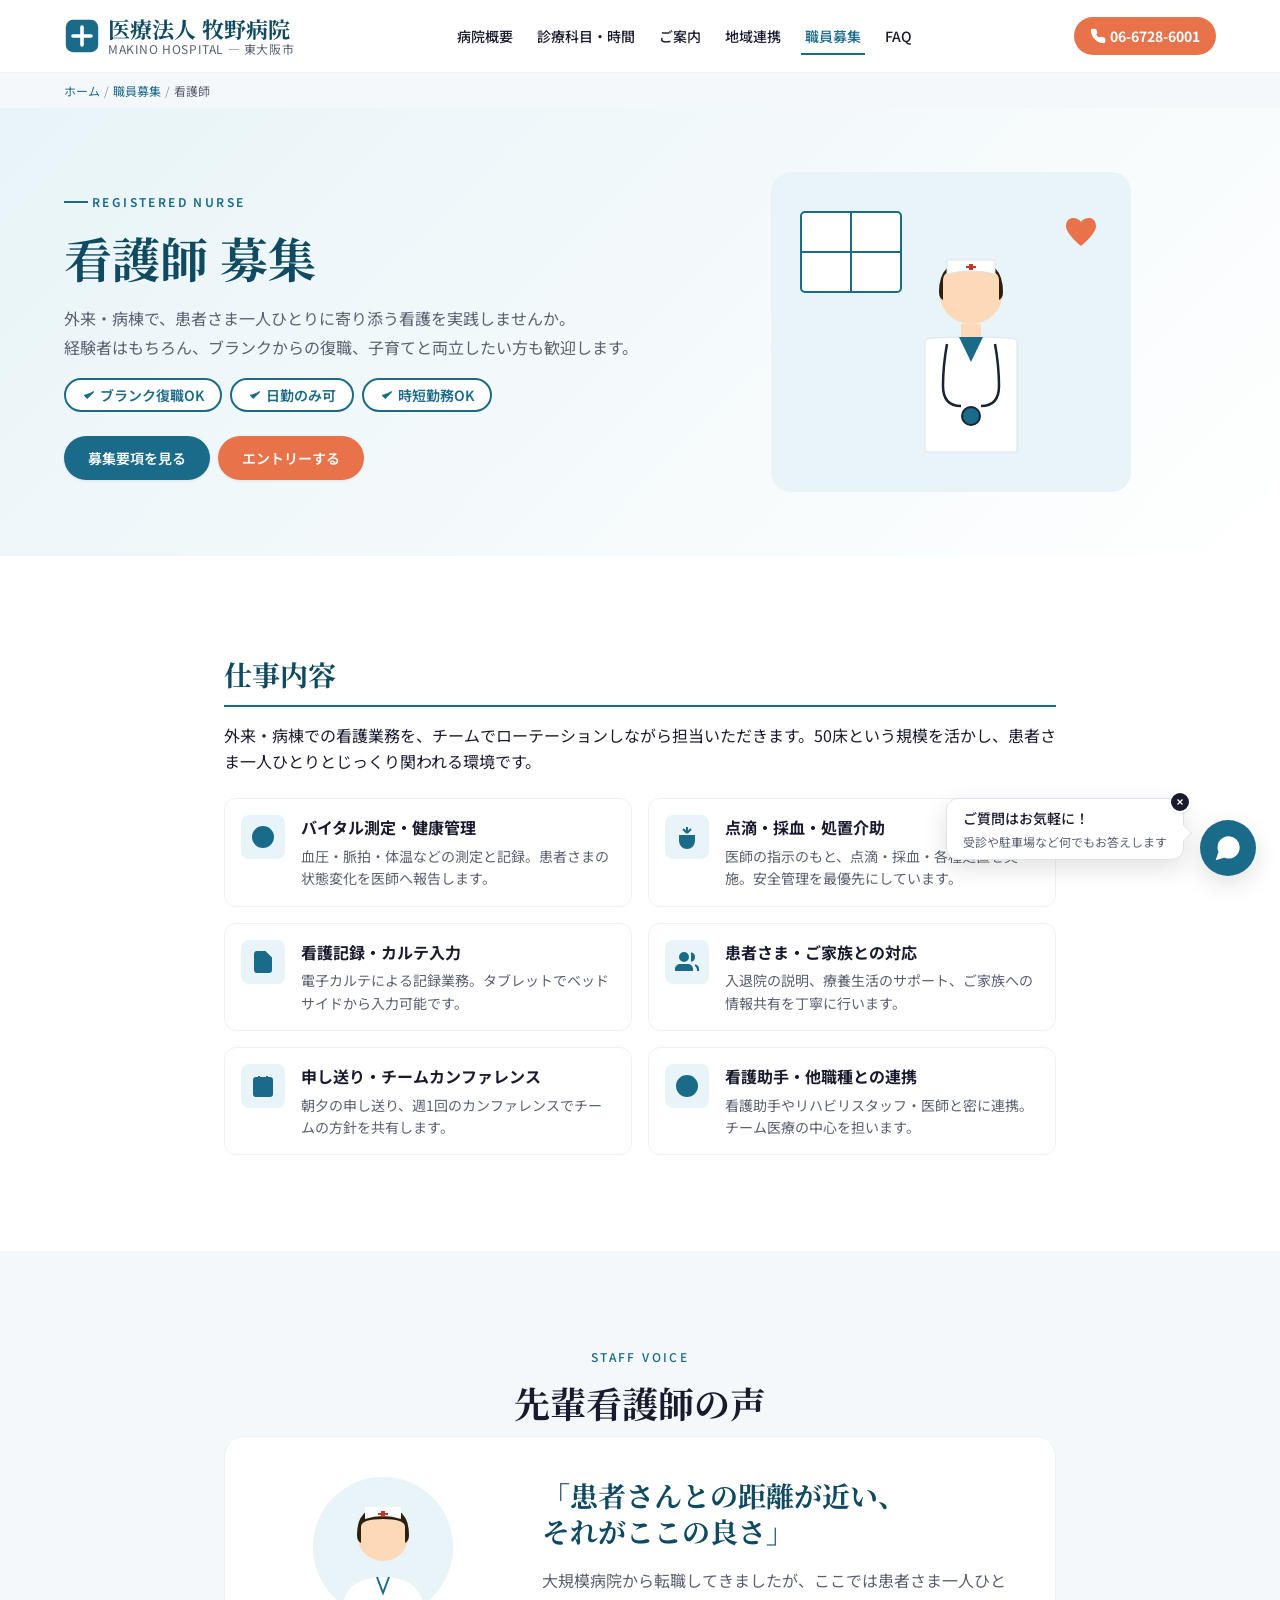
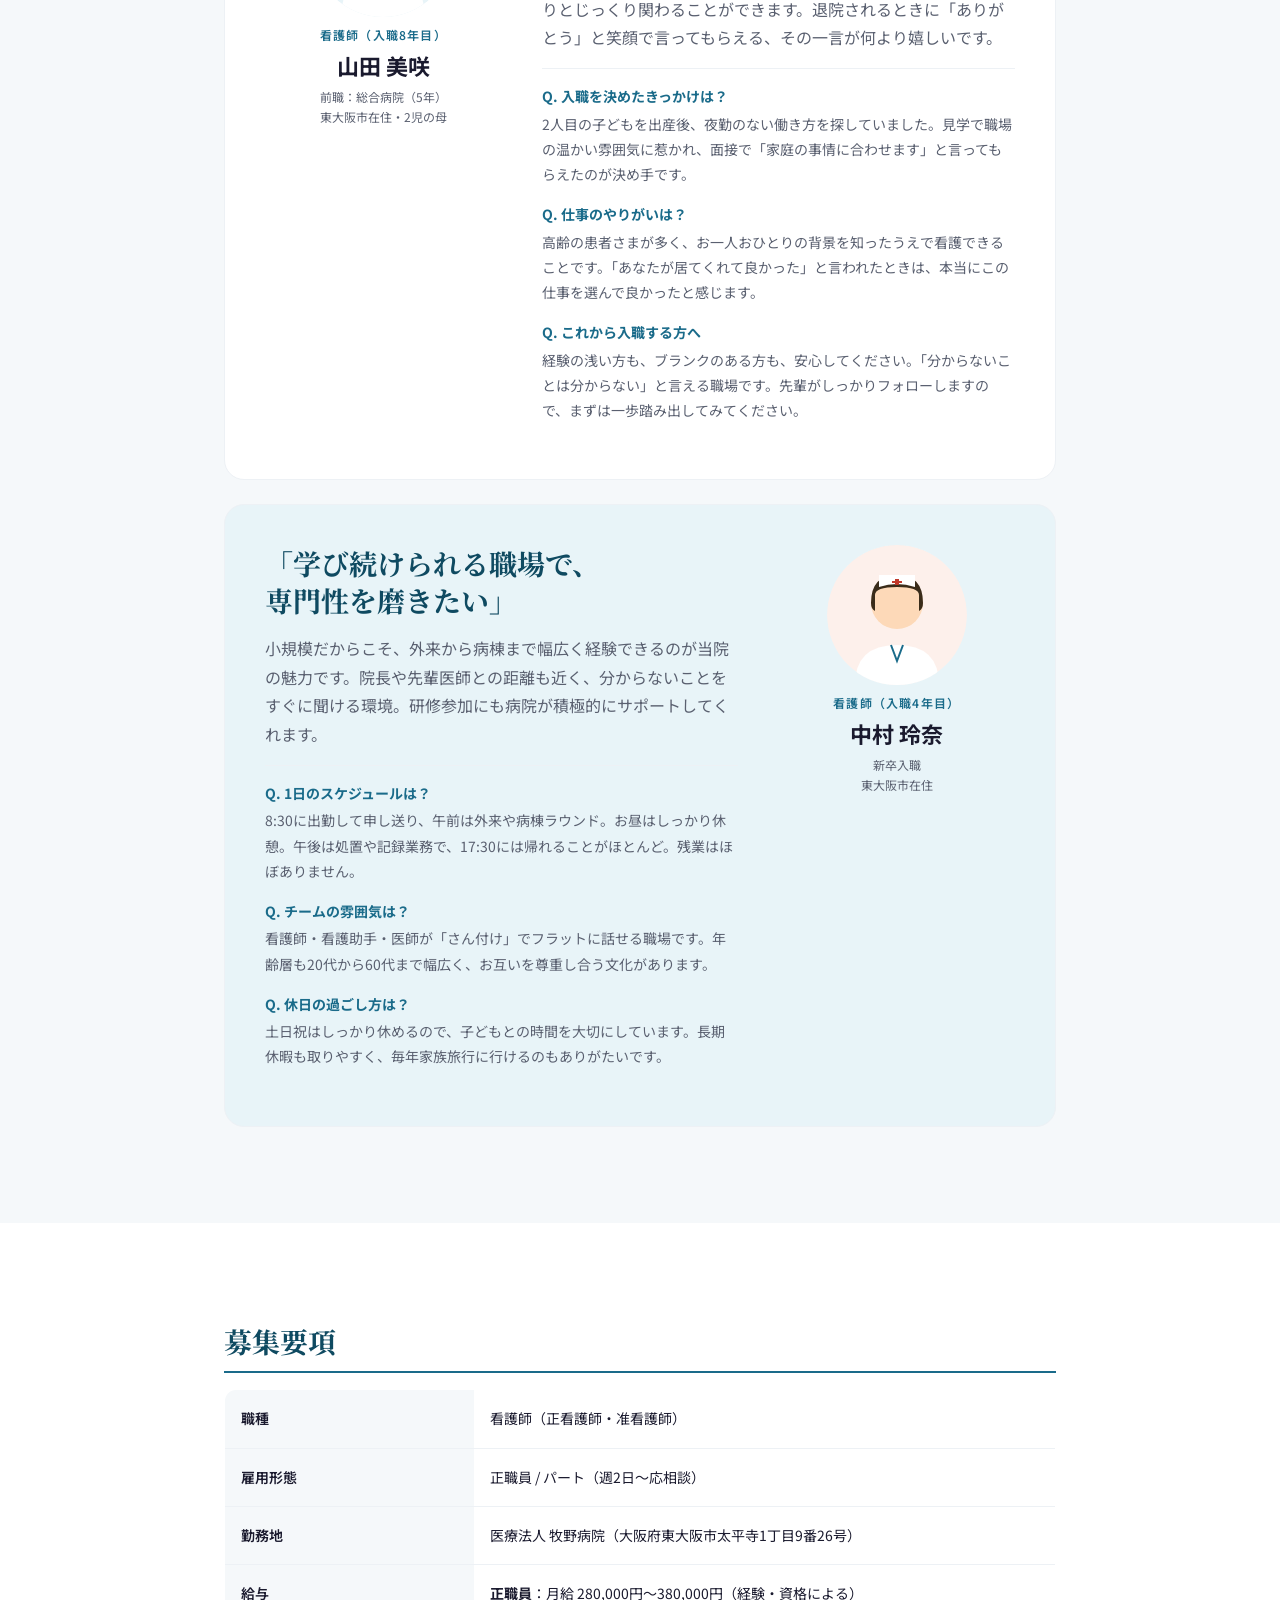
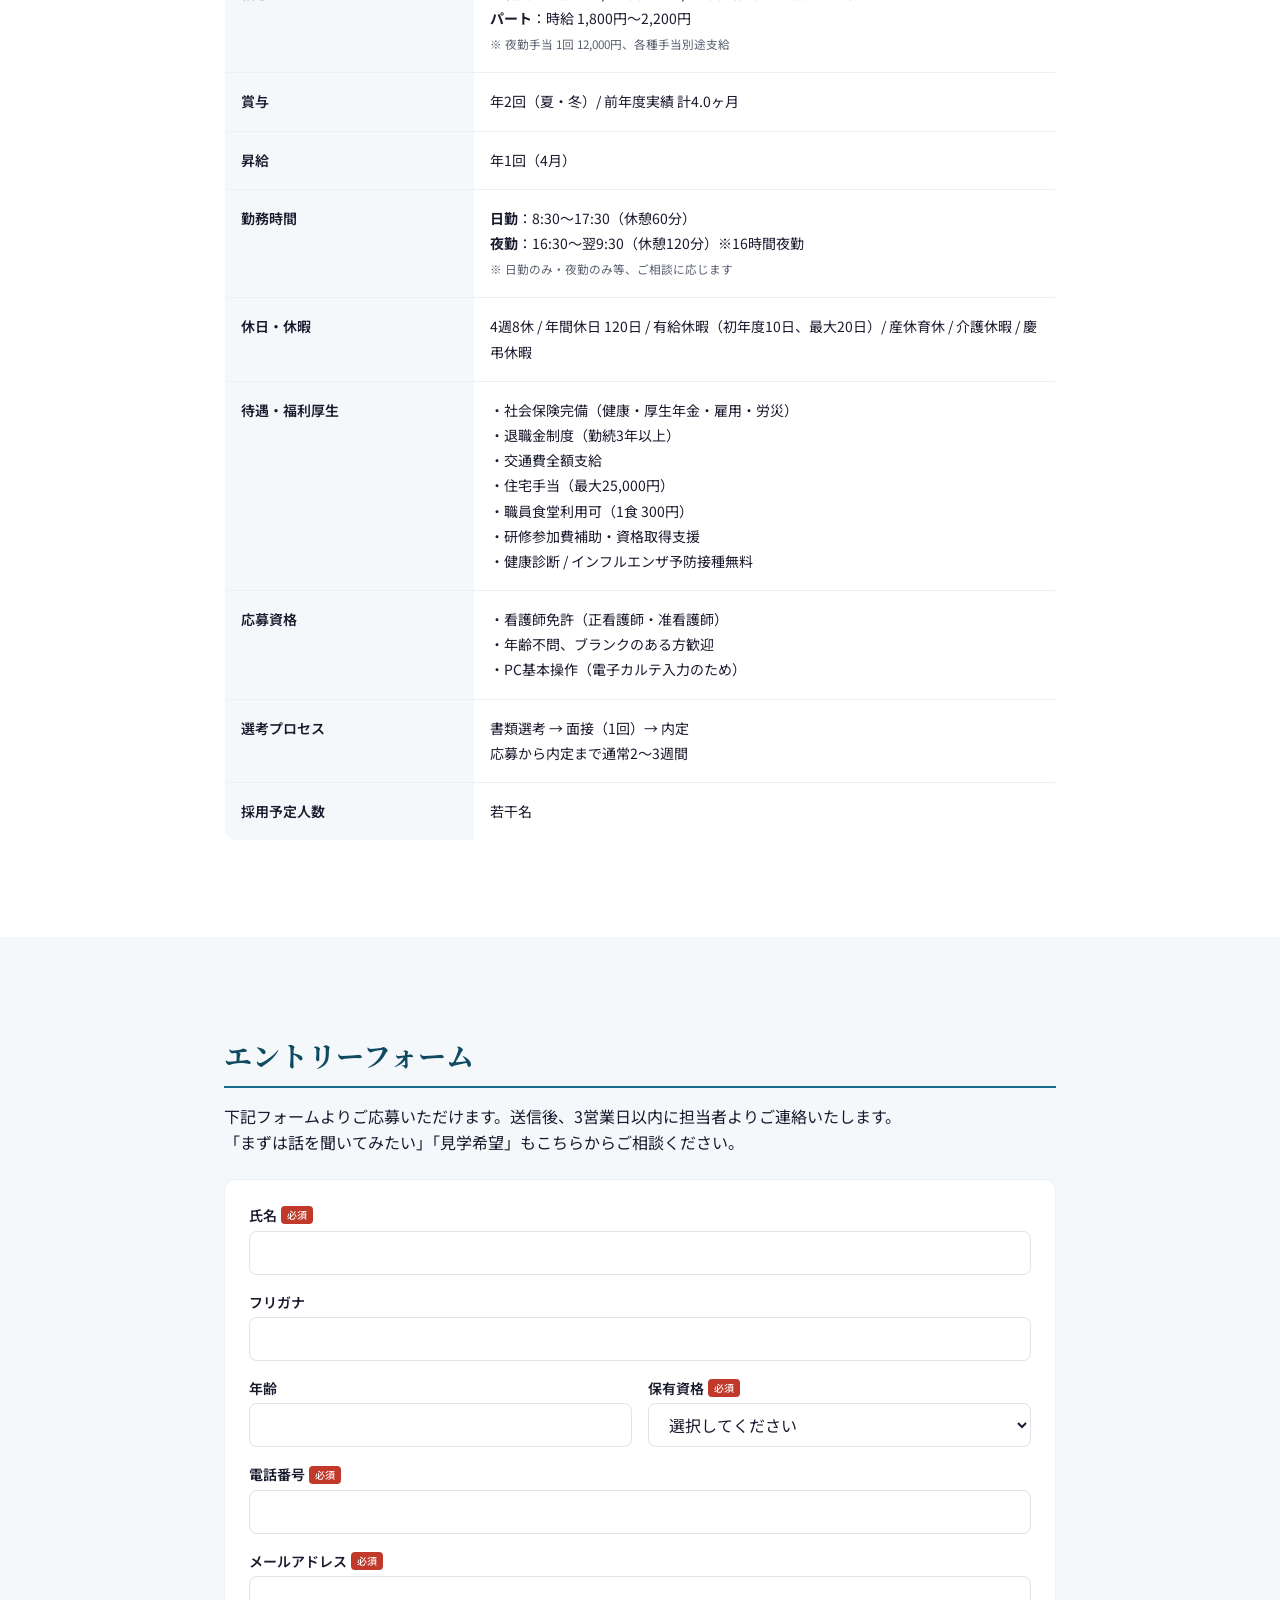
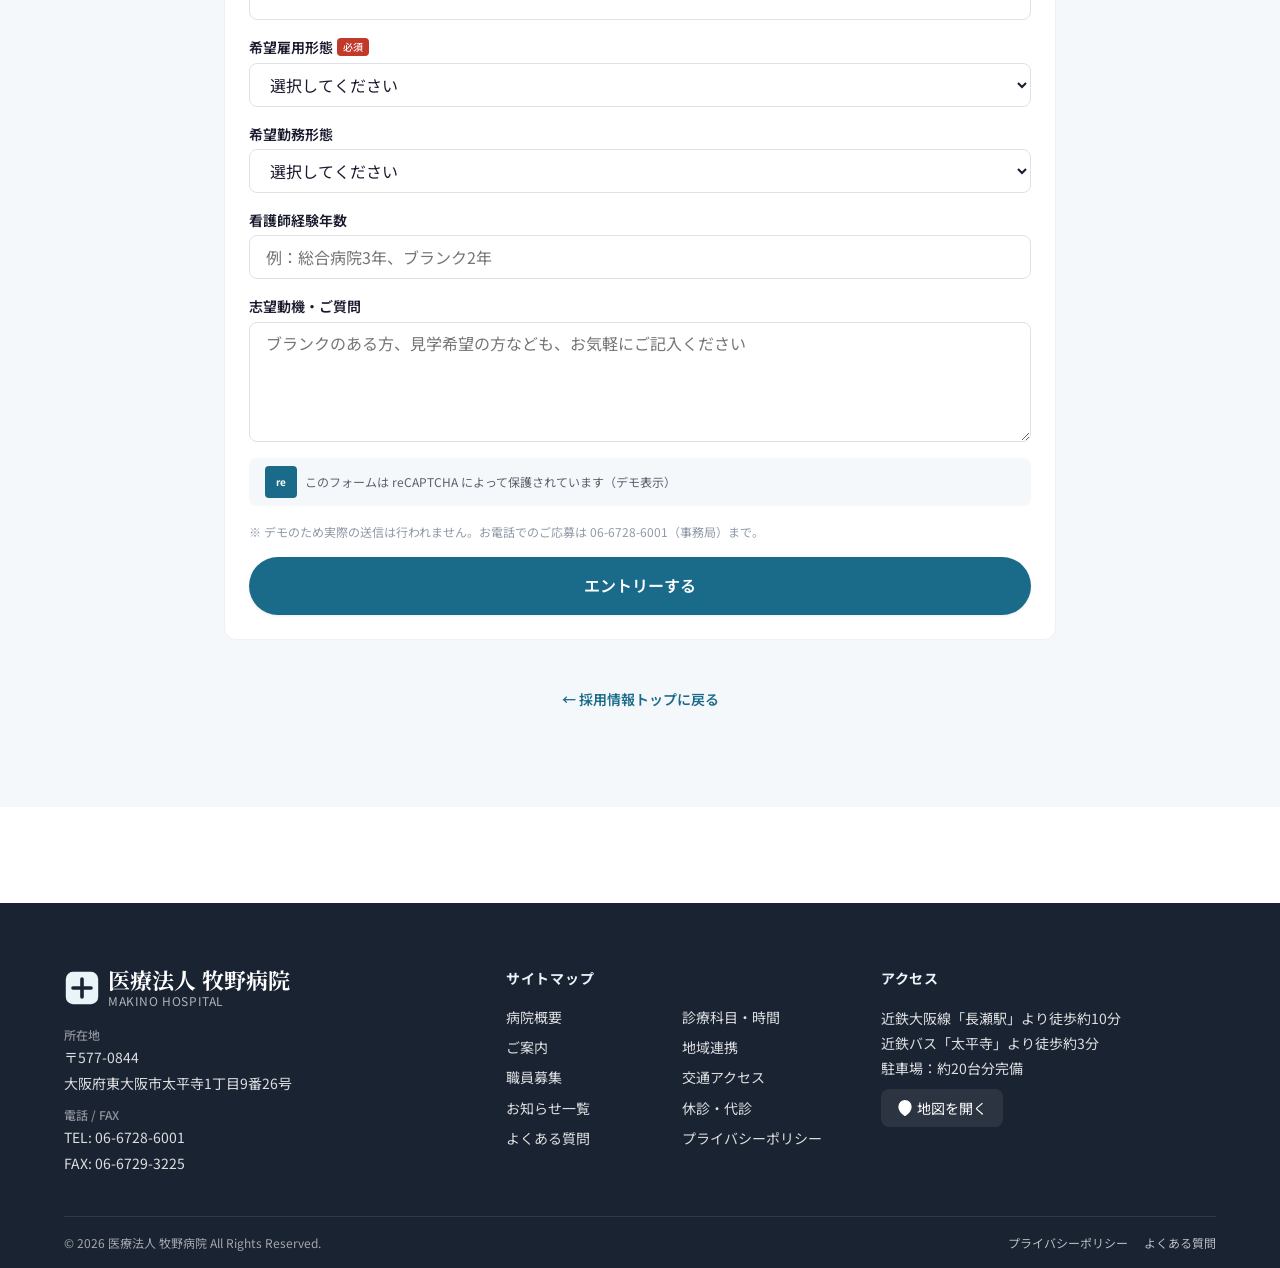
<file: recruit-nurse.html>
<!DOCTYPE html>
<html lang="ja">
<head>
<meta charset="UTF-8">
<meta name="viewport" content="width=device-width, initial-scale=1.0">
<title>看護師募集 | 牧野病院 東大阪市 | 採用情報</title>
<meta name="description" content="牧野病院の看護師募集詳細。仕事内容、先輩看護師の声、募集要項、エントリーフォームをご案内します。経験者・ブランク復職歓迎。">
<link rel="preconnect" href="https://fonts.googleapis.com">
<link rel="preconnect" href="https://fonts.gstatic.com" crossorigin>
<link href="https://fonts.googleapis.com/css2?family=Noto+Sans+JP:wght@400;500;600;700&family=Noto+Serif+JP:wght@500;700&display=swap" rel="stylesheet">
<link rel="stylesheet" href="css/reset.css">
<link rel="stylesheet" href="css/variables.css">
<link rel="stylesheet" href="css/global.css">
<link rel="stylesheet" href="css/components.css">
<link rel="stylesheet" href="css/recruit.css">
</head>
<body>
<a href="#main" class="skip-link">メインコンテンツへスキップ</a>

<header class="site-header">
  <div class="container site-header__inner">
    <a href="index.html" class="site-logo" aria-label="牧野病院 ホームへ">
      <svg class="site-logo__mark" viewBox="0 0 40 40" role="img" aria-label="牧野病院ロゴ"><rect x="2" y="2" width="36" height="36" rx="8" fill="currentColor"/><path d="M20 10v20M10 20h20" stroke="white" stroke-width="4" stroke-linecap="round"/></svg>
      <span class="site-logo__text"><span class="site-logo__name">医療法人 牧野病院</span><span class="site-logo__sub">MAKINO HOSPITAL — 東大阪市</span></span>
    </a>
    <nav class="global-nav" aria-label="グローバルナビゲーション">
      <ul class="global-nav__list">
        <li><a href="overview.html" class="global-nav__link">病院概要</a></li>
        <li><a href="timetable.html" class="global-nav__link">診療科目・時間</a></li>
        <li><a href="totalinfo.html" class="global-nav__link">ご案内</a></li>
        <li><a href="community.html" class="global-nav__link">地域連携</a></li>
        <li><a href="recruit.html" class="global-nav__link is-current">職員募集</a></li>
        <li><a href="faq.html" class="global-nav__link">FAQ</a></li>
      </ul>
    </nav>
    <div class="header-actions">
      <a href="tel:0667286001" class="header-tel"><svg class="header-tel__icon" viewBox="0 0 24 24" fill="none" stroke="currentColor" stroke-width="2" aria-hidden="true"><path d="M22 16.92v3a2 2 0 0 1-2.18 2 19.79 19.79 0 0 1-8.63-3.07 19.5 19.5 0 0 1-6-6 19.79 19.79 0 0 1-3.07-8.67A2 2 0 0 1 4.11 2h3a2 2 0 0 1 2 1.72 12.84 12.84 0 0 0 .7 2.81 2 2 0 0 1-.45 2.11L8.09 9.91a16 16 0 0 0 6 6l1.27-1.27a2 2 0 0 1 2.11-.45 12.84 12.84 0 0 0 2.81.7A2 2 0 0 1 22 16.92z"/></svg><span>06-6728-6001</span></a>
      <button type="button" class="hamburger" data-hamburger aria-label="メニューを開く" aria-expanded="false"><span class="hamburger__bar"></span></button>
    </div>
  </div>
</header>

<nav class="mobile-nav" data-mobile-nav aria-label="モバイルナビゲーション">
  <ul class="mobile-nav__list">
    <li><a href="index.html" class="mobile-nav__link">トップ</a></li>
    <li><a href="overview.html" class="mobile-nav__link">病院概要</a></li>
    <li><a href="timetable.html" class="mobile-nav__link">診療科目・時間</a></li>
    <li><a href="totalinfo.html" class="mobile-nav__link">ご案内</a></li>
    <li><a href="community.html" class="mobile-nav__link">地域医療連携室</a></li>
    <li><a href="recruit.html" class="mobile-nav__link is-current">職員募集</a></li>
    <li><a href="access.html" class="mobile-nav__link">交通アクセス</a></li>
    <li><a href="latestinfo.html" class="mobile-nav__link">お知らせ一覧</a></li>
    <li><a href="kyusin.html" class="mobile-nav__link">休診・代診</a></li>
    <li><a href="faq.html" class="mobile-nav__link">よくある質問</a></li>
  </ul>
</nav>

<nav class="breadcrumb" aria-label="パンくずリスト">
  <ol class="container breadcrumb__list">
    <li class="breadcrumb__item"><a href="index.html" class="breadcrumb__link">ホーム</a></li>
    <li class="breadcrumb__item"><a href="recruit.html" class="breadcrumb__link">職員募集</a></li>
    <li class="breadcrumb__item breadcrumb__current">看護師</li>
  </ol>
</nav>

<main id="main">

  <!-- 職種ヒーロー -->
  <section class="job-hero">
    <div class="container job-hero__inner">
      <div>
        <p class="job-hero__eyebrow">REGISTERED NURSE</p>
        <h1 class="job-hero__title">看護師 募集</h1>
        <p class="job-hero__lead">外来・病棟で、患者さま一人ひとりに寄り添う看護を実践しませんか。<br>経験者はもちろん、ブランクからの復職、子育てと両立したい方も歓迎します。</p>
        <div class="welcome-tags">
          <span class="welcome-tag">
            <svg viewBox="0 0 24 24" fill="none" stroke="currentColor" stroke-width="2.5"><polyline points="20 6 9 17 4 12"/></svg>
            ブランク復職OK
          </span>
          <span class="welcome-tag">
            <svg viewBox="0 0 24 24" fill="none" stroke="currentColor" stroke-width="2.5"><polyline points="20 6 9 17 4 12"/></svg>
            日勤のみ可
          </span>
          <span class="welcome-tag">
            <svg viewBox="0 0 24 24" fill="none" stroke="currentColor" stroke-width="2.5"><polyline points="20 6 9 17 4 12"/></svg>
            時短勤務OK
          </span>
        </div>
        <div style="margin-top:24px;display:flex;flex-wrap:wrap;gap:8px">
          <a href="#requirements" class="btn btn--primary">募集要項を見る</a>
          <a href="#entry" class="btn btn--accent">エントリーする</a>
        </div>
      </div>
      <div class="job-hero__visual" aria-hidden="true">
        <svg viewBox="0 0 360 320" xmlns="http://www.w3.org/2000/svg">
          <rect width="360" height="320" rx="20" fill="#e8f4f8"/>
          <!-- 病室の窓 -->
          <rect x="30" y="40" width="100" height="80" fill="#ffffff" stroke="#1a6b8a" stroke-width="2" rx="4"/>
          <line x1="80" y1="40" x2="80" y2="120" stroke="#1a6b8a" stroke-width="2"/>
          <line x1="30" y1="80" x2="130" y2="80" stroke="#1a6b8a" stroke-width="2"/>
          <!-- 看護師 -->
          <g transform="translate(140 60)">
            <circle cx="60" cy="60" r="32" fill="#fdd9b8"/>
            <path d="M28 60 Q28 28 60 28 Q92 28 92 60 Q92 66 88 68 L88 48 Q88 36 60 36 Q32 36 32 48 L32 68 Q28 66 28 60 Z" fill="#2c1f10"/>
            <path d="M36 28 L84 28 L84 42 Q60 36 36 42 Z" fill="#ffffff" stroke="#dce3ea"/>
            <rect x="58" y="32" width="4" height="6" fill="#c0392b"/>
            <rect x="55" y="34" width="10" height="2" fill="#c0392b"/>
            <!-- 首・服 -->
            <rect x="50" y="92" width="20" height="14" fill="#fdd9b8"/>
            <path d="M14 110 Q14 106 24 106 L48 105 L60 120 L72 105 L96 106 Q106 106 106 110 L106 220 L14 220 Z" fill="#ffffff" stroke="#dce3ea"/>
            <path d="M48 105 L60 130 L72 105 Z" fill="#1a6b8a"/>
            <!-- 聴診器 -->
            <path d="M36 112 Q32 134 32 154 Q32 174 50 174" fill="none" stroke="#1a2332" stroke-width="2.5"/>
            <path d="M84 112 Q88 134 88 154 Q88 174 70 174" fill="none" stroke="#1a2332" stroke-width="2.5"/>
            <circle cx="60" cy="184" r="9" fill="#1a6b8a" stroke="#1a2332" stroke-width="2"/>
          </g>
          <!-- ハート -->
          <path d="M310 50 C306 44 295 44 295 54 C295 62 310 74 310 74 C310 74 325 62 325 54 C325 44 314 44 310 50 Z" fill="#e8734a"/>
        </svg>
      </div>
    </div>
  </section>

  <!-- 仕事内容 -->
  <section class="section">
    <div class="container container--narrow">
      <h2 class="content-block__title">仕事内容</h2>
      <p>外来・病棟での看護業務を、チームでローテーションしながら担当いただきます。50床という規模を活かし、患者さま一人ひとりとじっくり関われる環境です。</p>

      <div class="task-list mt-lg">
        <div class="task-item">
          <span class="task-item__icon" aria-hidden="true">
            <svg viewBox="0 0 24 24" fill="none" stroke="currentColor" stroke-width="2"><circle cx="12" cy="12" r="10"/><polyline points="12 6 12 12 16 14"/></svg>
          </span>
          <div>
            <p class="task-item__title">バイタル測定・健康管理</p>
            <p class="task-item__body">血圧・脈拍・体温などの測定と記録。患者さまの状態変化を医師へ報告します。</p>
          </div>
        </div>
        <div class="task-item">
          <span class="task-item__icon" aria-hidden="true">
            <svg viewBox="0 0 24 24" fill="none" stroke="currentColor" stroke-width="2"><path d="M12 2v6m0 0 4-4M12 8 8 4M5 10v6a7 7 0 0 0 14 0v-6"/></svg>
          </span>
          <div>
            <p class="task-item__title">点滴・採血・処置介助</p>
            <p class="task-item__body">医師の指示のもと、点滴・採血・各種処置を実施。安全管理を最優先にしています。</p>
          </div>
        </div>
        <div class="task-item">
          <span class="task-item__icon" aria-hidden="true">
            <svg viewBox="0 0 24 24" fill="none" stroke="currentColor" stroke-width="2"><path d="M14 2H6a2 2 0 0 0-2 2v16a2 2 0 0 0 2 2h12a2 2 0 0 0 2-2V8z"/><polyline points="14 2 14 8 20 8"/></svg>
          </span>
          <div>
            <p class="task-item__title">看護記録・カルテ入力</p>
            <p class="task-item__body">電子カルテによる記録業務。タブレットでベッドサイドから入力可能です。</p>
          </div>
        </div>
        <div class="task-item">
          <span class="task-item__icon" aria-hidden="true">
            <svg viewBox="0 0 24 24" fill="none" stroke="currentColor" stroke-width="2"><path d="M17 21v-2a4 4 0 0 0-4-4H5a4 4 0 0 0-4 4v2"/><circle cx="9" cy="7" r="4"/><path d="M23 21v-2a4 4 0 0 0-3-3.87"/><path d="M16 3.13a4 4 0 0 1 0 7.75"/></svg>
          </span>
          <div>
            <p class="task-item__title">患者さま・ご家族との対応</p>
            <p class="task-item__body">入退院の説明、療養生活のサポート、ご家族への情報共有を丁寧に行います。</p>
          </div>
        </div>
        <div class="task-item">
          <span class="task-item__icon" aria-hidden="true">
            <svg viewBox="0 0 24 24" fill="none" stroke="currentColor" stroke-width="2"><rect x="3" y="4" width="18" height="18" rx="2"/><line x1="16" y1="2" x2="16" y2="6"/><line x1="8" y1="2" x2="8" y2="6"/></svg>
          </span>
          <div>
            <p class="task-item__title">申し送り・チームカンファレンス</p>
            <p class="task-item__body">朝夕の申し送り、週1回のカンファレンスでチームの方針を共有します。</p>
          </div>
        </div>
        <div class="task-item">
          <span class="task-item__icon" aria-hidden="true">
            <svg viewBox="0 0 24 24" fill="none" stroke="currentColor" stroke-width="2"><circle cx="12" cy="12" r="10"/><path d="M9 12l2 2 4-4"/></svg>
          </span>
          <div>
            <p class="task-item__title">看護助手・他職種との連携</p>
            <p class="task-item__body">看護助手やリハビリスタッフ・医師と密に連携。チーム医療の中心を担います。</p>
          </div>
        </div>
      </div>
    </div>
  </section>

  <!-- 先輩の声（フィーチャー） -->
  <section class="section section--alt" id="voice">
    <div class="container container--narrow">
      <h2 class="section-title"><span class="section-title__sub">Staff Voice</span>先輩看護師の声</h2>

      <article class="voice-feature">
        <div class="voice-feature__profile">
          <div class="voice-feature__avatar" aria-hidden="true">
            <svg viewBox="0 0 140 140">
              <rect width="140" height="140" rx="70" fill="#e8f4f8"/>
              <circle cx="70" cy="58" r="26" fill="#fdd9b8"/>
              <path d="M44 58 Q44 30 70 30 Q96 30 96 58 Q96 64 92 66 L92 50 Q92 42 70 42 Q48 42 48 50 L48 66 Q44 64 44 58 Z" fill="#2c1f10"/>
              <path d="M52 30 L88 30 L88 42 Q70 36 52 42 Z" fill="#ffffff"/>
              <rect x="68" y="34" width="4" height="6" fill="#c0392b"/>
              <rect x="65" y="36" width="10" height="2" fill="#c0392b"/>
              <path d="M28 140 Q28 100 70 100 Q112 100 112 140 Z" fill="#ffffff"/>
              <path d="M64 100 L70 116 L76 100" stroke="#1a6b8a" stroke-width="2" fill="none"/>
            </svg>
          </div>
          <p class="voice-feature__role">看護師（入職8年目）</p>
          <p class="voice-feature__name">山田 美咲</p>
          <p class="voice-feature__meta">前職：総合病院（5年）<br>東大阪市在住・2児の母</p>
        </div>
        <div>
          <h3 class="voice-feature__title">「患者さんとの距離が近い、<br>それがここの良さ」</h3>
          <p style="color:var(--color-text-sub);line-height:1.8">大規模病院から転職してきましたが、ここでは患者さま一人ひとりとじっくり関わることができます。退院されるときに「ありがとう」と笑顔で言ってもらえる、その一言が何より嬉しいです。</p>

          <div class="voice-feature__qa">
            <p class="voice-feature__q">入職を決めたきっかけは？</p>
            <p class="voice-feature__a">2人目の子どもを出産後、夜勤のない働き方を探していました。見学で職場の温かい雰囲気に惹かれ、面接で「家庭の事情に合わせます」と言ってもらえたのが決め手です。</p>

            <p class="voice-feature__q">仕事のやりがいは？</p>
            <p class="voice-feature__a">高齢の患者さまが多く、お一人おひとりの背景を知ったうえで看護できることです。「あなたが居てくれて良かった」と言われたときは、本当にこの仕事を選んで良かったと感じます。</p>

            <p class="voice-feature__q">これから入職する方へ</p>
            <p class="voice-feature__a">経験の浅い方も、ブランクのある方も、安心してください。「分からないことは分からない」と言える職場です。先輩がしっかりフォローしますので、まずは一歩踏み出してみてください。</p>
          </div>
        </div>
      </article>

      <article class="voice-feature voice-feature--reverse">
        <div>
          <h3 class="voice-feature__title">「学び続けられる職場で、<br>専門性を磨きたい」</h3>
          <p style="color:var(--color-text-sub);line-height:1.8">小規模だからこそ、外来から病棟まで幅広く経験できるのが当院の魅力です。院長や先輩医師との距離も近く、分からないことをすぐに聞ける環境。研修参加にも病院が積極的にサポートしてくれます。</p>

          <div class="voice-feature__qa">
            <p class="voice-feature__q">1日のスケジュールは？</p>
            <p class="voice-feature__a">8:30に出勤して申し送り、午前は外来や病棟ラウンド。お昼はしっかり休憩。午後は処置や記録業務で、17:30には帰れることがほとんど。残業はほぼありません。</p>

            <p class="voice-feature__q">チームの雰囲気は？</p>
            <p class="voice-feature__a">看護師・看護助手・医師が「さん付け」でフラットに話せる職場です。年齢層も20代から60代まで幅広く、お互いを尊重し合う文化があります。</p>

            <p class="voice-feature__q">休日の過ごし方は？</p>
            <p class="voice-feature__a">土日祝はしっかり休めるので、子どもとの時間を大切にしています。長期休暇も取りやすく、毎年家族旅行に行けるのもありがたいです。</p>
          </div>
        </div>
        <div class="voice-feature__profile">
          <div class="voice-feature__avatar" aria-hidden="true">
            <svg viewBox="0 0 140 140">
              <rect width="140" height="140" rx="70" fill="#fdf0eb"/>
              <circle cx="70" cy="58" r="26" fill="#fdd9b8"/>
              <path d="M44 58 Q44 30 70 30 Q96 30 96 58 Q96 64 92 66 L92 50 Q92 42 70 42 Q48 42 48 50 L48 66 Q44 64 44 58 Z" fill="#3a2c1a"/>
              <path d="M52 30 L88 30 L88 42 Q70 36 52 42 Z" fill="#ffffff"/>
              <rect x="68" y="34" width="4" height="6" fill="#c0392b"/>
              <rect x="65" y="36" width="10" height="2" fill="#c0392b"/>
              <path d="M28 140 Q28 100 70 100 Q112 100 112 140 Z" fill="#ffffff"/>
              <path d="M64 100 L70 116 L76 100" stroke="#1a6b8a" stroke-width="2" fill="none"/>
            </svg>
          </div>
          <p class="voice-feature__role">看護師（入職4年目）</p>
          <p class="voice-feature__name">中村 玲奈</p>
          <p class="voice-feature__meta">新卒入職<br>東大阪市在住</p>
        </div>
      </article>
    </div>
  </section>

  <!-- 募集要項 -->
  <section class="section" id="requirements">
    <div class="container container--narrow">
      <h2 class="content-block__title">募集要項</h2>
      <table class="requirements-table">
        <tr><th>職種</th><td>看護師（正看護師・准看護師）</td></tr>
        <tr><th>雇用形態</th><td>正職員 / パート（週2日〜応相談）</td></tr>
        <tr><th>勤務地</th><td>医療法人 牧野病院（大阪府東大阪市太平寺1丁目9番26号）</td></tr>
        <tr><th>給与</th><td>
          <strong>正職員</strong>：月給 280,000円〜380,000円（経験・資格による）<br>
          <strong>パート</strong>：時給 1,800円〜2,200円<br>
          <small style="color:var(--color-text-sub)">※ 夜勤手当 1回 12,000円、各種手当別途支給</small>
        </td></tr>
        <tr><th>賞与</th><td>年2回（夏・冬）/ 前年度実績 計4.0ヶ月</td></tr>
        <tr><th>昇給</th><td>年1回（4月）</td></tr>
        <tr><th>勤務時間</th><td>
          <strong>日勤</strong>：8:30〜17:30（休憩60分）<br>
          <strong>夜勤</strong>：16:30〜翌9:30（休憩120分）※16時間夜勤<br>
          <small style="color:var(--color-text-sub)">※ 日勤のみ・夜勤のみ等、ご相談に応じます</small>
        </td></tr>
        <tr><th>休日・休暇</th><td>4週8休 / 年間休日 120日 / 有給休暇（初年度10日、最大20日）/ 産休育休 / 介護休暇 / 慶弔休暇</td></tr>
        <tr><th>待遇・福利厚生</th><td>
          ・社会保険完備（健康・厚生年金・雇用・労災）<br>
          ・退職金制度（勤続3年以上）<br>
          ・交通費全額支給<br>
          ・住宅手当（最大25,000円）<br>
          ・職員食堂利用可（1食 300円）<br>
          ・研修参加費補助・資格取得支援<br>
          ・健康診断 / インフルエンザ予防接種無料
        </td></tr>
        <tr><th>応募資格</th><td>
          ・看護師免許（正看護師・准看護師）<br>
          ・年齢不問、ブランクのある方歓迎<br>
          ・PC基本操作（電子カルテ入力のため）
        </td></tr>
        <tr><th>選考プロセス</th><td>書類選考 → 面接（1回）→ 内定<br>応募から内定まで通常2〜3週間</td></tr>
        <tr><th>採用予定人数</th><td>若干名</td></tr>
      </table>
    </div>
  </section>

  <!-- エントリーフォーム -->
  <section class="section section--alt" id="entry">
    <div class="container container--narrow">
      <h2 class="content-block__title">エントリーフォーム</h2>
      <p>下記フォームよりご応募いただけます。送信後、3営業日以内に担当者よりご連絡いたします。<br>「まずは話を聞いてみたい」「見学希望」もこちらからご相談ください。</p>

      <form class="form mt-lg" data-mock-form>
        <div class="form__row">
          <label class="form__label" for="nurse-name">氏名 <span class="form__required">必須</span></label>
          <input class="form__input" type="text" id="nurse-name" name="name" required>
        </div>
        <div class="form__row">
          <label class="form__label" for="nurse-kana">フリガナ</label>
          <input class="form__input" type="text" id="nurse-kana" name="kana">
        </div>
        <div style="display:grid;grid-template-columns:1fr 1fr;gap:16px">
          <div class="form__row">
            <label class="form__label" for="nurse-age">年齢</label>
            <input class="form__input" type="number" id="nurse-age" name="age" min="18" max="80">
          </div>
          <div class="form__row">
            <label class="form__label" for="nurse-license">保有資格 <span class="form__required">必須</span></label>
            <select class="form__select" id="nurse-license" name="license" required>
              <option value="">選択してください</option>
              <option>正看護師</option>
              <option>准看護師</option>
              <option>看護学生（来春取得見込み）</option>
            </select>
          </div>
        </div>
        <div class="form__row">
          <label class="form__label" for="nurse-tel">電話番号 <span class="form__required">必須</span></label>
          <input class="form__input" type="tel" id="nurse-tel" name="tel" required>
        </div>
        <div class="form__row">
          <label class="form__label" for="nurse-email">メールアドレス <span class="form__required">必須</span></label>
          <input class="form__input" type="email" id="nurse-email" name="email" required>
        </div>
        <div class="form__row">
          <label class="form__label" for="nurse-emp">希望雇用形態 <span class="form__required">必須</span></label>
          <select class="form__select" id="nurse-emp" name="emp" required>
            <option value="">選択してください</option>
            <option>正職員</option>
            <option>パート</option>
            <option>どちらでも</option>
          </select>
        </div>
        <div class="form__row">
          <label class="form__label" for="nurse-shift">希望勤務形態</label>
          <select class="form__select" id="nurse-shift" name="shift">
            <option value="">選択してください</option>
            <option>日勤・夜勤両方OK</option>
            <option>日勤のみ希望</option>
            <option>夜勤のみ希望</option>
            <option>応相談</option>
          </select>
        </div>
        <div class="form__row">
          <label class="form__label" for="nurse-experience">看護師経験年数</label>
          <input class="form__input" type="text" id="nurse-experience" name="experience" placeholder="例：総合病院3年、ブランク2年">
        </div>
        <div class="form__row">
          <label class="form__label" for="nurse-message">志望動機・ご質問</label>
          <textarea class="form__textarea" id="nurse-message" name="message" placeholder="ブランクのある方、見学希望の方なども、お気軽にご記入ください"></textarea>
        </div>
        <div class="form__captcha" aria-hidden="true">
          <span class="form__captcha-mark">re</span>
          <span>このフォームは reCAPTCHA によって保護されています（デモ表示）</span>
        </div>
        <p class="form__hint">※ デモのため実際の送信は行われません。お電話でのご応募は 06-6728-6001（事務局）まで。</p>
        <button type="submit" class="btn btn--primary btn--lg">エントリーする</button>
      </form>

      <div style="margin-top:32px;text-align:center">
        <a href="recruit.html" class="card__link">← 採用情報トップに戻る</a>
      </div>
    </div>
  </section>

</main>

<footer class="site-footer">
  <div class="container">
    <div class="site-footer__grid">
      <div class="site-footer__brand">
        <div class="site-logo">
          <svg class="site-logo__mark" viewBox="0 0 40 40" role="img" aria-label="牧野病院ロゴ"><rect x="2" y="2" width="36" height="36" rx="8" fill="currentColor"/><path d="M20 10v20M10 20h20" stroke="#1a2332" stroke-width="4" stroke-linecap="round"/></svg>
          <span class="site-logo__text"><span class="site-logo__name">医療法人 牧野病院</span><span class="site-logo__sub">MAKINO HOSPITAL</span></span>
        </div>
        <dl class="site-footer__info">
          <dt>所在地</dt><dd>〒577-0844<br>大阪府東大阪市太平寺1丁目9番26号</dd>
          <dt>電話 / FAX</dt><dd>TEL: 06-6728-6001<br>FAX: 06-6729-3225</dd>
        </dl>
      </div>
      <div>
        <h2 class="site-footer__heading">サイトマップ</h2>
        <div class="site-footer__links">
          <a href="overview.html">病院概要</a>
          <a href="timetable.html">診療科目・時間</a>
          <a href="totalinfo.html">ご案内</a>
          <a href="community.html">地域連携</a>
          <a href="recruit.html">職員募集</a>
          <a href="access.html">交通アクセス</a>
          <a href="latestinfo.html">お知らせ一覧</a>
          <a href="kyusin.html">休診・代診</a>
          <a href="faq.html">よくある質問</a>
          <a href="privacy.html">プライバシーポリシー</a>
        </div>
      </div>
      <div>
        <h2 class="site-footer__heading">アクセス</h2>
        <p style="font-size:14px;color:rgba(255,255,255,0.85);line-height:1.8">近鉄大阪線「長瀬駅」より徒歩約10分<br>近鉄バス「太平寺」より徒歩約3分<br>駐車場：約20台分完備</p>
        <a href="https://www.openstreetmap.org/?mlat=34.6602&mlon=135.5687&zoom=17" target="_blank" rel="noopener" class="site-footer__map-link">
          <svg viewBox="0 0 24 24" width="16" height="16" fill="none" stroke="currentColor" stroke-width="2" aria-hidden="true"><path d="M21 10c0 7-9 13-9 13s-9-6-9-13a9 9 0 0 1 18 0z"/><circle cx="12" cy="10" r="3"/></svg>
          地図を開く
        </a>
      </div>
    </div>
    <div class="site-footer__bottom">
      <span>© 2026 医療法人 牧野病院 All Rights Reserved.</span>
      <div class="site-footer__bottom-links">
        <a href="privacy.html">プライバシーポリシー</a>
        <a href="faq.html">よくある質問</a>
      </div>
    </div>
  </div>
</footer>

<script src="js/nav.js"></script>
<script src="js/layout.js"></script>
<script src="js/chatbot.js"></script>
</body>
</html>
</file>
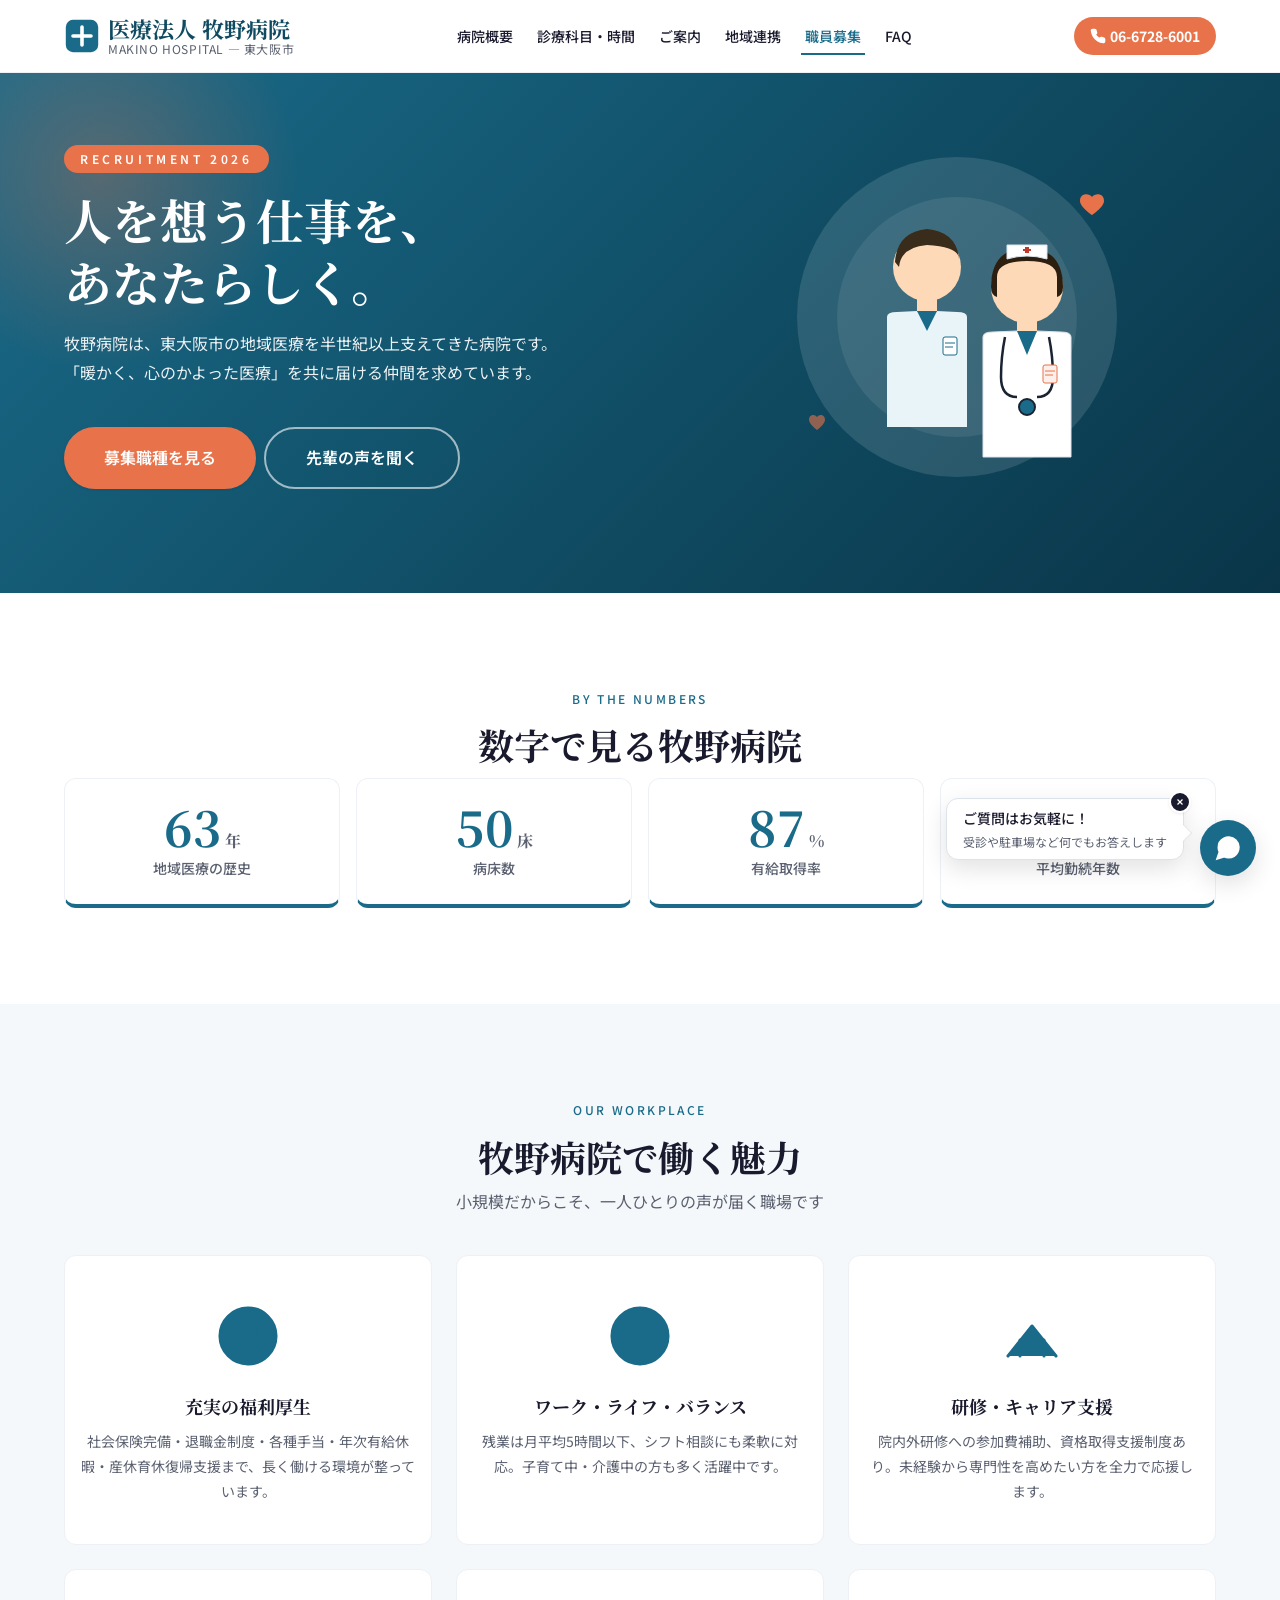
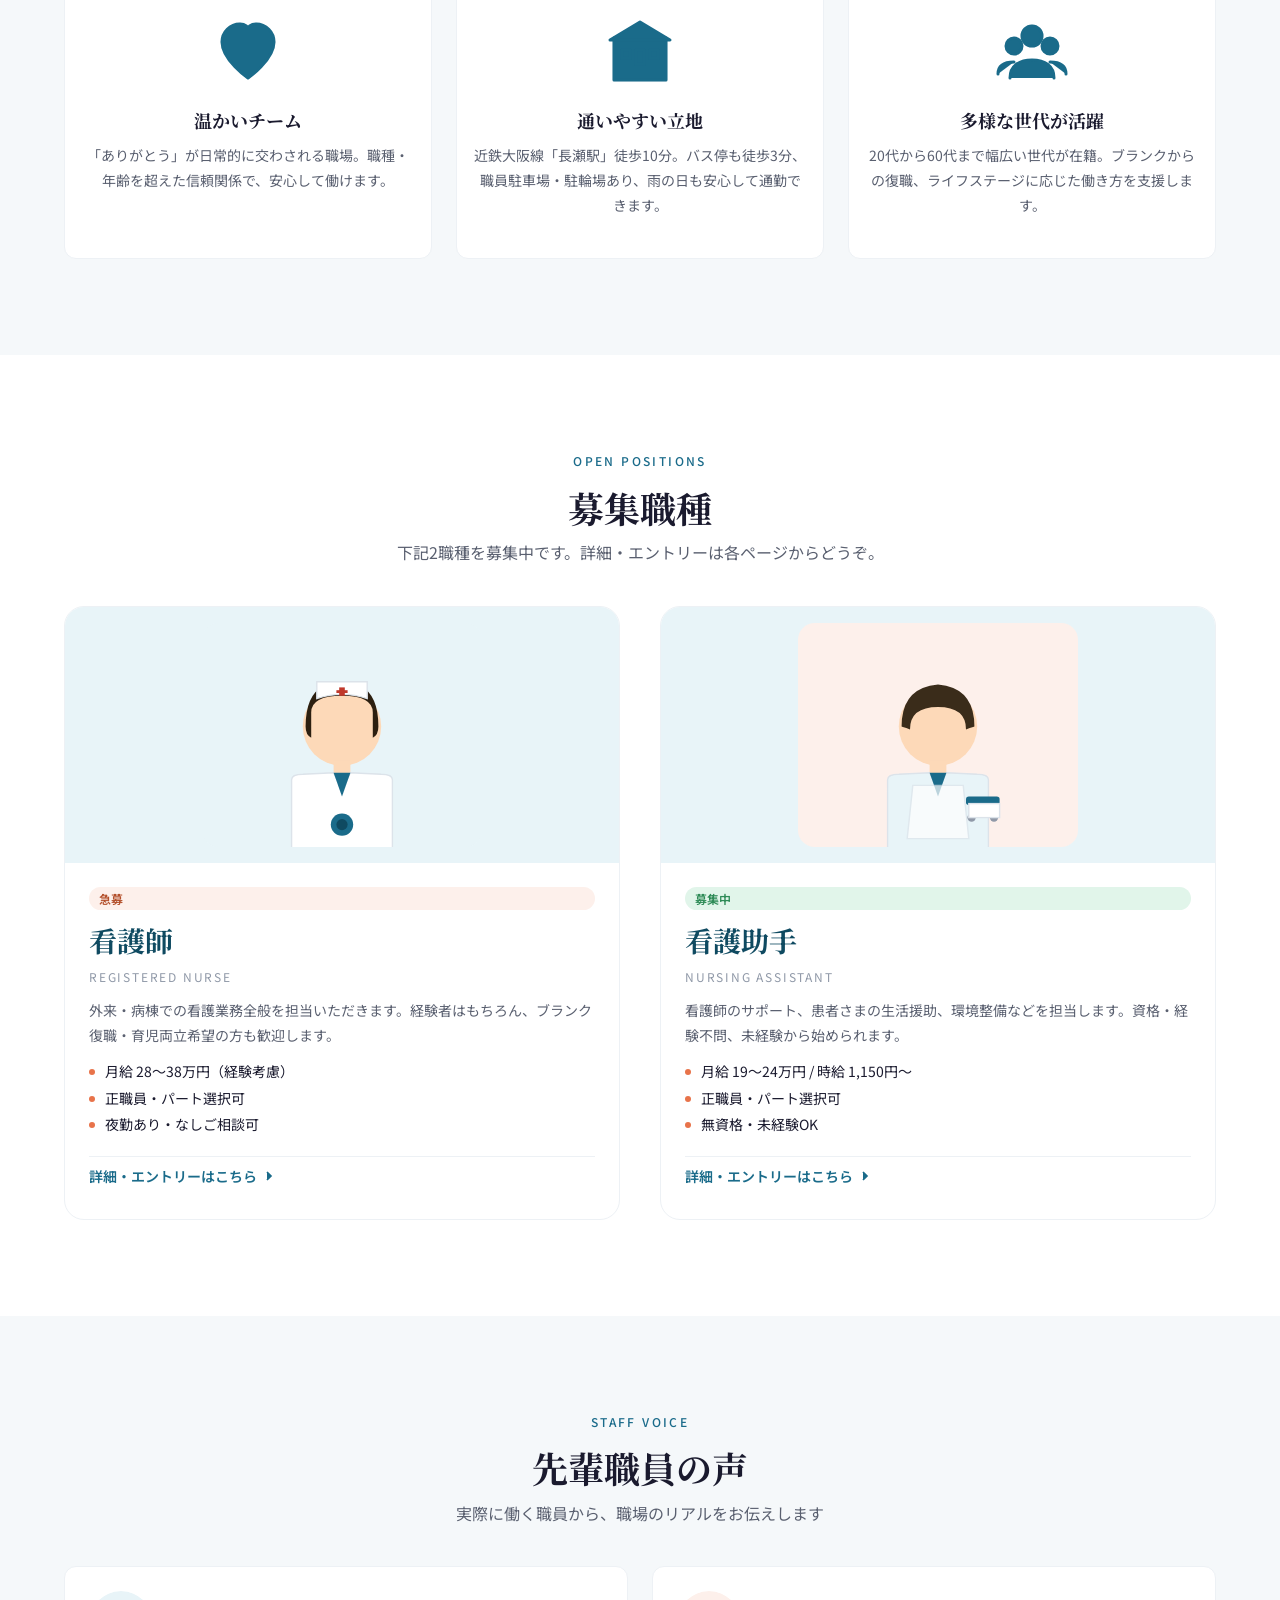
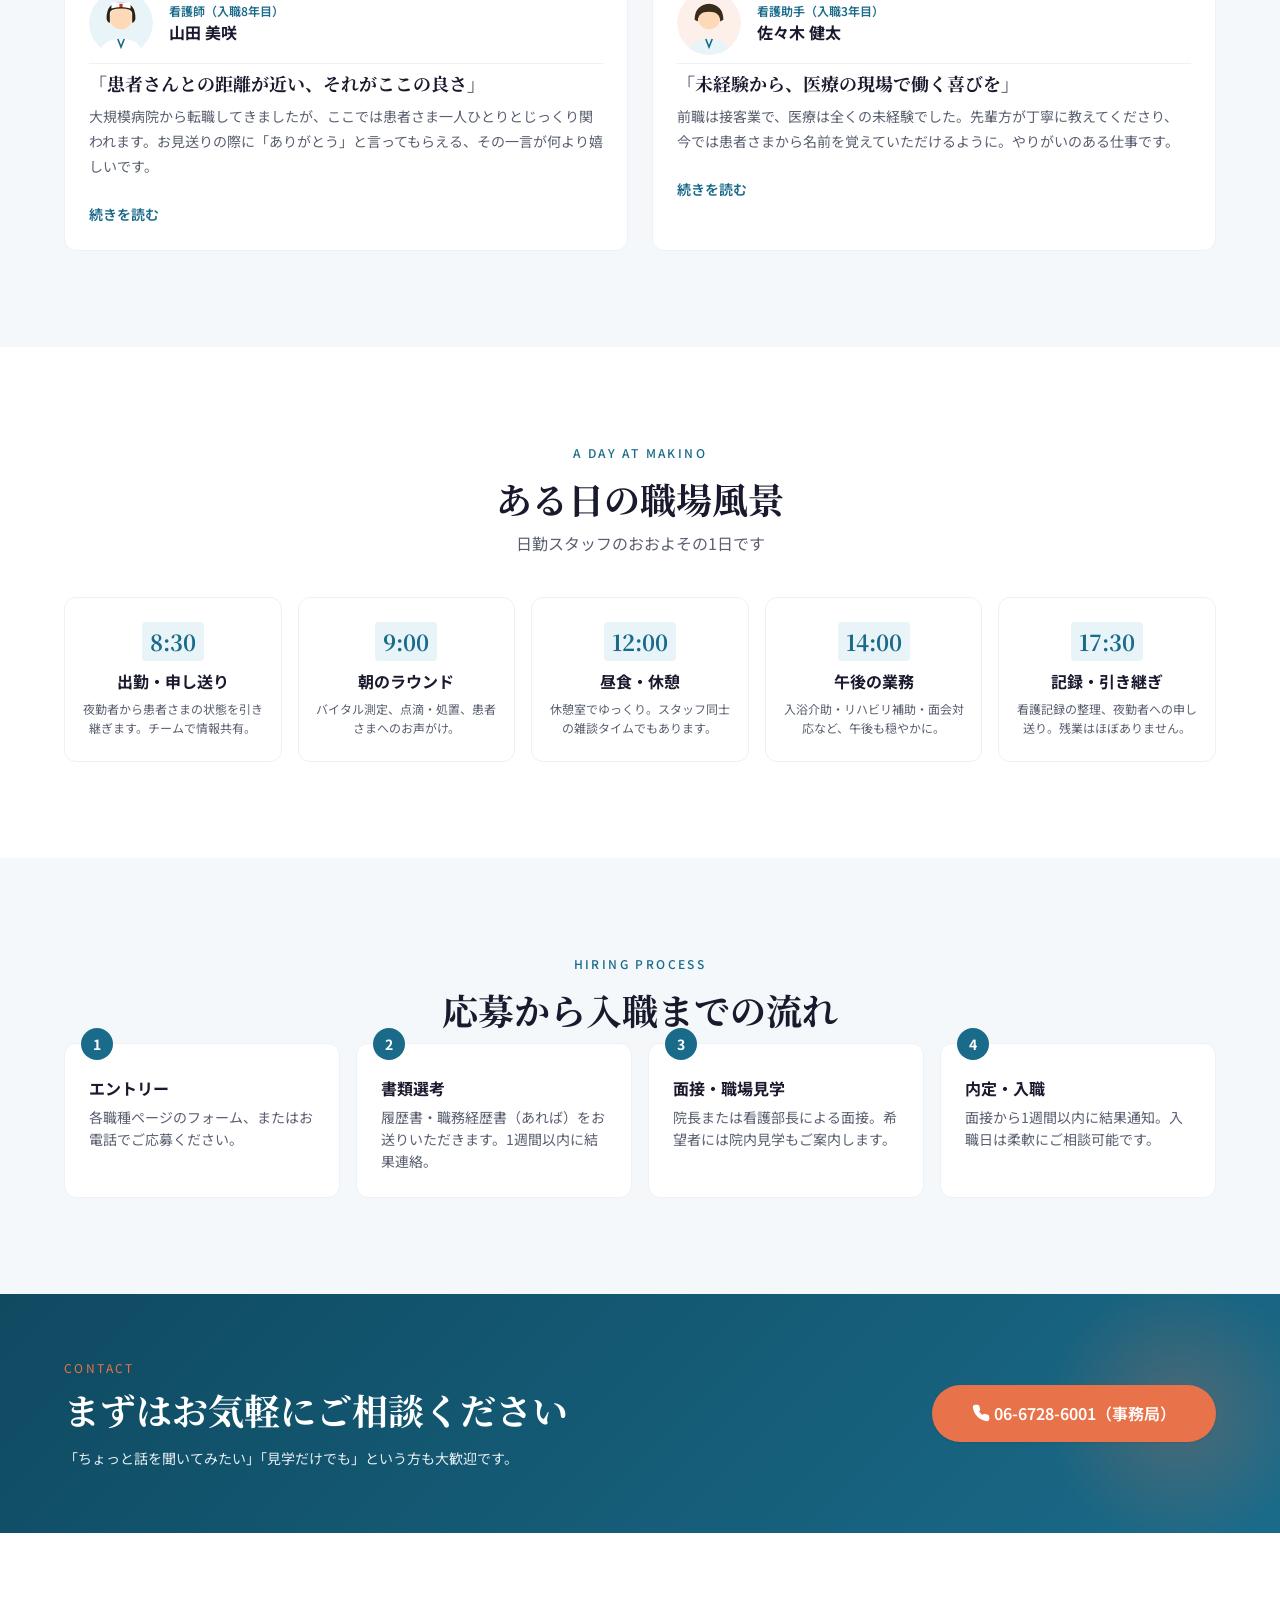
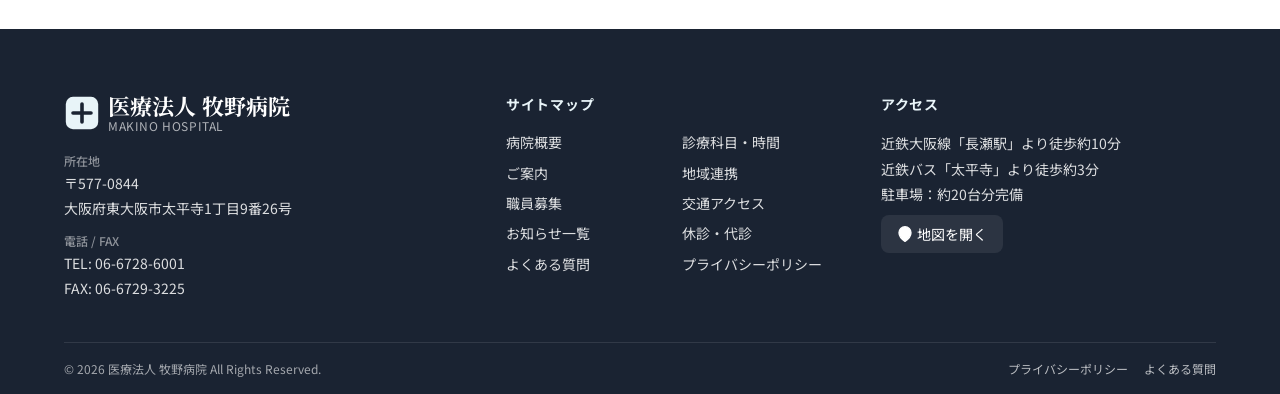
<file: recruit.html>
<!DOCTYPE html>
<html lang="ja">
<head>
<meta charset="UTF-8">
<meta name="viewport" content="width=device-width, initial-scale=1.0">
<title>採用情報 | 牧野病院 東大阪市 — 看護師・看護助手募集</title>
<meta name="description" content="牧野病院では看護師・看護助手を募集しています。地域に根ざした医療を共に支える仲間を求めています。働きやすい環境・充実の福利厚生。">
<link rel="preconnect" href="https://fonts.googleapis.com">
<link rel="preconnect" href="https://fonts.gstatic.com" crossorigin>
<link href="https://fonts.googleapis.com/css2?family=Noto+Sans+JP:wght@400;500;600;700&family=Noto+Serif+JP:wght@500;700&display=swap" rel="stylesheet">
<link rel="stylesheet" href="css/reset.css">
<link rel="stylesheet" href="css/variables.css">
<link rel="stylesheet" href="css/global.css">
<link rel="stylesheet" href="css/components.css">
<link rel="stylesheet" href="css/recruit.css">
</head>
<body>
<a href="#main" class="skip-link">メインコンテンツへスキップ</a>

<header class="site-header">
  <div class="container site-header__inner">
    <a href="index.html" class="site-logo" aria-label="牧野病院 ホームへ">
      <svg class="site-logo__mark" viewBox="0 0 40 40" role="img" aria-label="牧野病院ロゴ"><rect x="2" y="2" width="36" height="36" rx="8" fill="currentColor"/><path d="M20 10v20M10 20h20" stroke="white" stroke-width="4" stroke-linecap="round"/></svg>
      <span class="site-logo__text"><span class="site-logo__name">医療法人 牧野病院</span><span class="site-logo__sub">MAKINO HOSPITAL — 東大阪市</span></span>
    </a>
    <nav class="global-nav" aria-label="グローバルナビゲーション">
      <ul class="global-nav__list">
        <li><a href="overview.html" class="global-nav__link">病院概要</a></li>
        <li><a href="timetable.html" class="global-nav__link">診療科目・時間</a></li>
        <li><a href="totalinfo.html" class="global-nav__link">ご案内</a></li>
        <li><a href="community.html" class="global-nav__link">地域連携</a></li>
        <li><a href="recruit.html" class="global-nav__link is-current">職員募集</a></li>
        <li><a href="faq.html" class="global-nav__link">FAQ</a></li>
      </ul>
    </nav>
    <div class="header-actions">
      <a href="tel:0667286001" class="header-tel"><svg class="header-tel__icon" viewBox="0 0 24 24" fill="none" stroke="currentColor" stroke-width="2" aria-hidden="true"><path d="M22 16.92v3a2 2 0 0 1-2.18 2 19.79 19.79 0 0 1-8.63-3.07 19.5 19.5 0 0 1-6-6 19.79 19.79 0 0 1-3.07-8.67A2 2 0 0 1 4.11 2h3a2 2 0 0 1 2 1.72 12.84 12.84 0 0 0 .7 2.81 2 2 0 0 1-.45 2.11L8.09 9.91a16 16 0 0 0 6 6l1.27-1.27a2 2 0 0 1 2.11-.45 12.84 12.84 0 0 0 2.81.7A2 2 0 0 1 22 16.92z"/></svg><span>06-6728-6001</span></a>
      <button type="button" class="hamburger" data-hamburger aria-label="メニューを開く" aria-expanded="false"><span class="hamburger__bar"></span></button>
    </div>
  </div>
</header>

<nav class="mobile-nav" data-mobile-nav aria-label="モバイルナビゲーション">
  <ul class="mobile-nav__list">
    <li><a href="index.html" class="mobile-nav__link">トップ</a></li>
    <li><a href="overview.html" class="mobile-nav__link">病院概要</a></li>
    <li><a href="timetable.html" class="mobile-nav__link">診療科目・時間</a></li>
    <li><a href="totalinfo.html" class="mobile-nav__link">ご案内</a></li>
    <li><a href="community.html" class="mobile-nav__link">地域医療連携室</a></li>
    <li><a href="recruit.html" class="mobile-nav__link is-current">職員募集</a></li>
    <li><a href="access.html" class="mobile-nav__link">交通アクセス</a></li>
    <li><a href="latestinfo.html" class="mobile-nav__link">お知らせ一覧</a></li>
    <li><a href="kyusin.html" class="mobile-nav__link">休診・代診</a></li>
    <li><a href="faq.html" class="mobile-nav__link">よくある質問</a></li>
  </ul>
</nav>

<main id="main">

  <!-- 採用ヒーロー -->
  <section class="recruit-hero">
    <div class="container recruit-hero__inner">
      <div class="recruit-hero__copy">
        <span class="recruit-hero__eyebrow">RECRUITMENT 2026</span>
        <h1 class="recruit-hero__title">人を想う仕事を、<br>あなたらしく。</h1>
        <p class="recruit-hero__lead">牧野病院は、東大阪市の地域医療を半世紀以上支えてきた病院です。<br>「暖かく、心のかよった医療」を共に届ける仲間を求めています。</p>
        <div class="recruit-hero__cta">
          <a href="#jobs" class="btn btn--accent btn--lg">募集職種を見る</a>
          <a href="#voice" class="btn btn--outline-light btn--lg">先輩の声を聞く</a>
        </div>
      </div>
      <div class="recruit-hero__visual" aria-hidden="true">
        <svg viewBox="0 0 420 360" xmlns="http://www.w3.org/2000/svg" role="img" aria-label="看護師と看護助手のイラスト">
          <!-- 背景円 -->
          <circle cx="210" cy="180" r="160" fill="#ffffff" opacity="0.12"/>
          <circle cx="210" cy="180" r="120" fill="#ffffff" opacity="0.08"/>

          <!-- 後ろの人物（看護助手・男性風） -->
          <g transform="translate(120 60)">
            <!-- 頭 -->
            <circle cx="60" cy="70" r="34" fill="#fdd9b8"/>
            <!-- 髪 -->
            <path d="M28 65 Q30 35 60 32 Q90 35 92 62 Q92 50 60 48 Q34 50 32 70 Z" fill="#3a2c1a"/>
            <!-- 首 -->
            <rect x="50" y="100" width="20" height="14" fill="#fdd9b8"/>
            <!-- 服（ユニフォーム） -->
            <path d="M20 120 Q20 115 30 115 L50 114 L60 124 L70 114 L90 115 Q100 115 100 120 L100 230 L20 230 Z" fill="#e8f4f8"/>
            <!-- Vネック -->
            <path d="M50 114 L60 134 L70 114 Z" fill="#1a6b8a"/>
            <!-- 名札 -->
            <rect x="76" y="140" width="14" height="18" rx="2" fill="#ffffff" stroke="#1a6b8a" stroke-width="1"/>
            <line x1="78" y1="146" x2="88" y2="146" stroke="#1a6b8a" stroke-width="1"/>
            <line x1="78" y1="150" x2="86" y2="150" stroke="#1a6b8a" stroke-width="1"/>
          </g>

          <!-- 前の人物（看護師・女性風） -->
          <g transform="translate(220 80)">
            <!-- 頭 -->
            <circle cx="60" cy="70" r="36" fill="#fdd9b8"/>
            <!-- 髪 -->
            <path d="M24 70 Q24 32 60 30 Q96 32 96 70 Q96 78 90 80 L90 60 Q90 44 60 44 Q30 44 30 60 L30 80 Q24 78 24 70 Z" fill="#2c1f10"/>
            <!-- ナースキャップ -->
            <path d="M40 28 L80 28 L80 42 Q60 36 40 42 Z" fill="#ffffff" stroke="#dce3ea" stroke-width="1"/>
            <rect x="56" y="32" width="8" height="2" fill="#c0392b"/>
            <rect x="58" y="30" width="4" height="6" fill="#c0392b"/>
            <!-- 首 -->
            <rect x="50" y="100" width="20" height="14" fill="#fdd9b8"/>
            <!-- 服 -->
            <path d="M16 120 Q16 115 26 115 L50 114 L60 128 L70 114 L94 115 Q104 115 104 120 L104 240 L16 240 Z" fill="#ffffff" stroke="#dce3ea" stroke-width="1"/>
            <!-- 襟 -->
            <path d="M50 114 L60 138 L70 114 Z" fill="#1a6b8a"/>
            <!-- 聴診器 -->
            <path d="M38 120 Q34 140 34 160 Q34 180 50 180" fill="none" stroke="#1a2332" stroke-width="2.5"/>
            <path d="M82 120 Q86 140 86 160 Q86 180 70 180" fill="none" stroke="#1a2332" stroke-width="2.5"/>
            <circle cx="60" cy="190" r="8" fill="#1a6b8a" stroke="#1a2332" stroke-width="2"/>
            <!-- 名札 -->
            <rect x="76" y="148" width="14" height="18" rx="2" fill="#fdf0eb" stroke="#e8734a" stroke-width="1"/>
            <line x1="78" y1="154" x2="88" y2="154" stroke="#e8734a" stroke-width="1"/>
            <line x1="78" y1="158" x2="86" y2="158" stroke="#e8734a" stroke-width="1"/>
          </g>

          <!-- ハート -->
          <path d="M345 60 C342 56 333 56 333 64 C333 70 345 78 345 78 C345 78 357 70 357 64 C357 56 348 56 345 60 Z" fill="#e8734a"/>
          <path d="M70 280 C68 277 62 277 62 283 C62 287 70 293 70 293 C70 293 78 287 78 283 C78 277 72 277 70 280 Z" fill="#e8734a" opacity="0.6"/>
        </svg>
      </div>
    </div>
  </section>

  <!-- 数字で見る職場 -->
  <section class="section">
    <div class="container">
      <h2 class="section-title"><span class="section-title__sub">By the Numbers</span>数字で見る牧野病院</h2>
      <div class="stat-grid">
        <div class="stat-card">
          <span class="stat-card__num">63<small>年</small></span>
          <span class="stat-card__label">地域医療の歴史</span>
        </div>
        <div class="stat-card">
          <span class="stat-card__num">50<small>床</small></span>
          <span class="stat-card__label">病床数</span>
        </div>
        <div class="stat-card">
          <span class="stat-card__num">87<small>%</small></span>
          <span class="stat-card__label">有給取得率</span>
        </div>
        <div class="stat-card">
          <span class="stat-card__num">12<small>年</small></span>
          <span class="stat-card__label">平均勤続年数</span>
        </div>
      </div>
    </div>
  </section>

  <!-- 職場の魅力 -->
  <section class="section section--alt">
    <div class="container">
      <h2 class="section-title"><span class="section-title__sub">Our Workplace</span>牧野病院で働く魅力</h2>
      <p class="section-subtitle">小規模だからこそ、一人ひとりの声が届く職場です</p>
      <div class="features-grid">
        <div class="feature-card">
          <svg class="feature-card__icon" viewBox="0 0 80 80" fill="none" stroke="currentColor" stroke-width="3" stroke-linecap="round" stroke-linejoin="round" aria-hidden="true">
            <circle cx="40" cy="40" r="28" fill="currentColor" opacity="0.12"/>
            <circle cx="40" cy="40" r="28"/>
            <path d="M28 42 L36 50 L52 32"/>
          </svg>
          <h3 class="feature-card__title">充実の福利厚生</h3>
          <p class="feature-card__body">社会保険完備・退職金制度・各種手当・年次有給休暇・産休育休復帰支援まで、長く働ける環境が整っています。</p>
        </div>
        <div class="feature-card">
          <svg class="feature-card__icon" viewBox="0 0 80 80" fill="none" stroke="currentColor" stroke-width="3" stroke-linecap="round" aria-hidden="true">
            <circle cx="40" cy="40" r="28" fill="currentColor" opacity="0.12"/>
            <circle cx="40" cy="40" r="28"/>
            <path d="M40 24 L40 40 L52 48"/>
          </svg>
          <h3 class="feature-card__title">ワーク・ライフ・バランス</h3>
          <p class="feature-card__body">残業は月平均5時間以下、シフト相談にも柔軟に対応。子育て中・介護中の方も多く活躍中です。</p>
        </div>
        <div class="feature-card">
          <svg class="feature-card__icon" viewBox="0 0 80 80" fill="none" stroke="currentColor" stroke-width="3" stroke-linecap="round" stroke-linejoin="round" aria-hidden="true">
            <path d="M16 60 L40 30 L64 60" fill="currentColor" opacity="0.12"/>
            <path d="M16 60 L40 30 L64 60"/>
            <path d="M28 60 L28 44 L52 44 L52 60"/>
          </svg>
          <h3 class="feature-card__title">研修・キャリア支援</h3>
          <p class="feature-card__body">院内外研修への参加費補助、資格取得支援制度あり。未経験から専門性を高めたい方を全力で応援します。</p>
        </div>
        <div class="feature-card">
          <svg class="feature-card__icon" viewBox="0 0 80 80" fill="none" stroke="currentColor" stroke-width="3" stroke-linecap="round" stroke-linejoin="round" aria-hidden="true">
            <path d="M40 68 C40 68 14 50 14 32 C14 22 22 14 32 14 C38 14 40 18 40 18 C40 18 42 14 48 14 C58 14 66 22 66 32 C66 50 40 68 40 68 Z" fill="currentColor" opacity="0.12"/>
            <path d="M40 68 C40 68 14 50 14 32 C14 22 22 14 32 14 C38 14 40 18 40 18 C40 18 42 14 48 14 C58 14 66 22 66 32 C66 50 40 68 40 68 Z"/>
          </svg>
          <h3 class="feature-card__title">温かいチーム</h3>
          <p class="feature-card__body">「ありがとう」が日常的に交わされる職場。職種・年齢を超えた信頼関係で、安心して働けます。</p>
        </div>
        <div class="feature-card">
          <svg class="feature-card__icon" viewBox="0 0 80 80" fill="none" stroke="currentColor" stroke-width="3" stroke-linecap="round" stroke-linejoin="round" aria-hidden="true">
            <rect x="14" y="28" width="52" height="42" fill="currentColor" opacity="0.12"/>
            <rect x="14" y="28" width="52" height="42"/>
            <polygon points="10,30 40,12 70,30"/>
            <rect x="36" y="40" width="8" height="14"/>
            <rect x="22" y="40" width="8" height="8"/>
            <rect x="50" y="40" width="8" height="8"/>
          </svg>
          <h3 class="feature-card__title">通いやすい立地</h3>
          <p class="feature-card__body">近鉄大阪線「長瀬駅」徒歩10分。バス停も徒歩3分、職員駐車場・駐輪場あり、雨の日も安心して通勤できます。</p>
        </div>
        <div class="feature-card">
          <svg class="feature-card__icon" viewBox="0 0 80 80" fill="none" stroke="currentColor" stroke-width="3" stroke-linecap="round" stroke-linejoin="round" aria-hidden="true">
            <circle cx="40" cy="26" r="10" fill="currentColor" opacity="0.12"/>
            <circle cx="40" cy="26" r="10"/>
            <circle cx="22" cy="36" r="8"/>
            <circle cx="58" cy="36" r="8"/>
            <path d="M18 68 C18 56 27 50 40 50 C53 50 62 56 62 68"/>
            <path d="M6 64 C6 56 12 52 22 52"/>
            <path d="M74 64 C74 56 68 52 58 52"/>
          </svg>
          <h3 class="feature-card__title">多様な世代が活躍</h3>
          <p class="feature-card__body">20代から60代まで幅広い世代が在籍。ブランクからの復職、ライフステージに応じた働き方を支援します。</p>
        </div>
      </div>
    </div>
  </section>

  <!-- 募集職種 -->
  <section class="section" id="jobs">
    <div class="container">
      <h2 class="section-title"><span class="section-title__sub">Open Positions</span>募集職種</h2>
      <p class="section-subtitle">下記2職種を募集中です。詳細・エントリーは各ページからどうぞ。</p>

      <div class="job-cards">
        <a href="recruit-nurse.html" class="job-card">
          <div class="job-card__visual" aria-hidden="true">
            <svg viewBox="0 0 200 160" xmlns="http://www.w3.org/2000/svg">
              <rect width="200" height="160" fill="#e8f4f8" rx="12"/>
              <!-- 看護師 -->
              <g transform="translate(60 24)">
                <circle cx="40" cy="50" r="28" fill="#fdd9b8"/>
                <path d="M14 50 Q14 18 40 18 Q66 18 66 50 Q66 56 62 58 L62 40 Q62 28 40 28 Q18 28 18 40 L18 58 Q14 56 14 50 Z" fill="#2c1f10"/>
                <path d="M22 18 L58 18 L58 30 Q40 24 22 30 Z" fill="#ffffff" stroke="#dce3ea"/>
                <rect x="38" y="22" width="4" height="6" fill="#c0392b"/>
                <rect x="36" y="24" width="8" height="2" fill="#c0392b"/>
                <rect x="34" y="74" width="12" height="10" fill="#fdd9b8"/>
                <path d="M4 88 Q4 84 12 84 L34 83 L40 95 L46 83 L68 84 Q76 84 76 88 L76 140 L4 140 Z" fill="#ffffff" stroke="#dce3ea"/>
                <path d="M34 83 L40 100 L46 83 Z" fill="#1a6b8a"/>
                <circle cx="40" cy="120" r="8" fill="#1a6b8a"/>
                <circle cx="40" cy="120" r="4" fill="#0f4a61"/>
              </g>
            </svg>
          </div>
          <div class="job-card__body">
            <span class="badge badge--accent" style="background:#fdf0eb;color:#b34f2a">急募</span>
            <h3 class="job-card__title">看護師</h3>
            <p class="job-card__sub">Registered Nurse</p>
            <p class="job-card__lead">外来・病棟での看護業務全般を担当いただきます。経験者はもちろん、ブランク復職・育児両立希望の方も歓迎します。</p>
            <ul class="job-card__points">
              <li>月給 28〜38万円（経験考慮）</li>
              <li>正職員・パート選択可</li>
              <li>夜勤あり・なしご相談可</li>
            </ul>
            <span class="job-card__cta">詳細・エントリーはこちら
              <svg width="16" height="16" viewBox="0 0 24 24" fill="none" stroke="currentColor" stroke-width="2.5" aria-hidden="true"><polyline points="9 18 15 12 9 6"/></svg>
            </span>
          </div>
        </a>

        <a href="recruit-assistant.html" class="job-card">
          <div class="job-card__visual" aria-hidden="true">
            <svg viewBox="0 0 200 160" xmlns="http://www.w3.org/2000/svg">
              <rect width="200" height="160" fill="#fdf0eb" rx="12"/>
              <!-- 看護助手 -->
              <g transform="translate(60 24)">
                <circle cx="40" cy="50" r="28" fill="#fdd9b8"/>
                <path d="M14 50 Q14 22 40 20 Q66 22 66 50 Q66 50 60 52 Q60 36 40 36 Q20 36 20 52 Q14 50 14 50 Z" fill="#3a2c1a"/>
                <rect x="34" y="74" width="12" height="10" fill="#fdd9b8"/>
                <path d="M4 88 Q4 84 12 84 L34 83 L40 95 L46 83 L68 84 Q76 84 76 88 L76 140 L4 140 Z" fill="#e8f4f8" stroke="#dce3ea"/>
                <path d="M34 83 L40 100 L46 83 Z" fill="#1a6b8a"/>
                <!-- エプロン -->
                <path d="M22 92 L58 92 L62 130 L18 130 Z" fill="#ffffff" opacity="0.7" stroke="#dce3ea"/>
                <!-- カート手のひら -->
                <rect x="60" y="100" width="24" height="6" rx="2" fill="#1a6b8a"/>
                <circle cx="64" cy="115" r="3" fill="#9099a8"/>
                <circle cx="80" cy="115" r="3" fill="#9099a8"/>
                <rect x="62" y="105" width="22" height="10" fill="#ffffff" stroke="#dce3ea"/>
              </g>
            </svg>
          </div>
          <div class="job-card__body">
            <span class="badge badge--success">募集中</span>
            <h3 class="job-card__title">看護助手</h3>
            <p class="job-card__sub">Nursing Assistant</p>
            <p class="job-card__lead">看護師のサポート、患者さまの生活援助、環境整備などを担当します。資格・経験不問、未経験から始められます。</p>
            <ul class="job-card__points">
              <li>月給 19〜24万円 / 時給 1,150円〜</li>
              <li>正職員・パート選択可</li>
              <li>無資格・未経験OK</li>
            </ul>
            <span class="job-card__cta">詳細・エントリーはこちら
              <svg width="16" height="16" viewBox="0 0 24 24" fill="none" stroke="currentColor" stroke-width="2.5" aria-hidden="true"><polyline points="9 18 15 12 9 6"/></svg>
            </span>
          </div>
        </a>
      </div>
    </div>
  </section>

  <!-- 先輩の声プレビュー -->
  <section class="section section--alt" id="voice">
    <div class="container">
      <h2 class="section-title"><span class="section-title__sub">Staff Voice</span>先輩職員の声</h2>
      <p class="section-subtitle">実際に働く職員から、職場のリアルをお伝えします</p>

      <div class="voice-grid">
        <article class="voice-card">
          <div class="voice-card__head">
            <div class="voice-card__avatar" aria-hidden="true">
              <svg viewBox="0 0 80 80">
                <rect width="80" height="80" fill="#e8f4f8" rx="40"/>
                <circle cx="40" cy="34" r="14" fill="#fdd9b8"/>
                <path d="M22 34 Q22 14 40 14 Q58 14 58 34 Q58 38 54 40 L54 28 Q54 22 40 22 Q26 22 26 28 L26 40 Q22 38 22 34 Z" fill="#2c1f10"/>
                <path d="M28 14 L52 14 L52 22 Q40 18 28 22 Z" fill="#ffffff"/>
                <rect x="38" y="16" width="4" height="4" fill="#c0392b"/>
                <path d="M14 80 Q14 60 40 60 Q66 60 66 80 Z" fill="#ffffff"/>
                <path d="M36 60 L40 70 L44 60" stroke="#1a6b8a" stroke-width="2" fill="none"/>
              </svg>
            </div>
            <div>
              <p class="voice-card__role">看護師（入職8年目）</p>
              <p class="voice-card__name">山田 美咲</p>
            </div>
          </div>
          <h3 class="voice-card__title">「患者さんとの距離が近い、それがここの良さ」</h3>
          <p class="voice-card__body">大規模病院から転職してきましたが、ここでは患者さま一人ひとりとじっくり関われます。お見送りの際に「ありがとう」と言ってもらえる、その一言が何より嬉しいです。</p>
          <a href="recruit-nurse.html#voice" class="card__link">続きを読む</a>
        </article>

        <article class="voice-card">
          <div class="voice-card__head">
            <div class="voice-card__avatar" aria-hidden="true">
              <svg viewBox="0 0 80 80">
                <rect width="80" height="80" fill="#fdf0eb" rx="40"/>
                <circle cx="40" cy="34" r="14" fill="#fdd9b8"/>
                <path d="M22 36 Q22 18 40 16 Q58 18 58 36 Q58 36 54 38 Q54 26 40 26 Q26 26 26 38 Q22 36 22 36 Z" fill="#3a2c1a"/>
                <path d="M14 80 Q14 60 40 60 Q66 60 66 80 Z" fill="#e8f4f8"/>
                <path d="M36 60 L40 70 L44 60" stroke="#1a6b8a" stroke-width="2" fill="none"/>
              </svg>
            </div>
            <div>
              <p class="voice-card__role">看護助手（入職3年目）</p>
              <p class="voice-card__name">佐々木 健太</p>
            </div>
          </div>
          <h3 class="voice-card__title">「未経験から、医療の現場で働く喜びを」</h3>
          <p class="voice-card__body">前職は接客業で、医療は全くの未経験でした。先輩方が丁寧に教えてくださり、今では患者さまから名前を覚えていただけるように。やりがいのある仕事です。</p>
          <a href="recruit-assistant.html#voice" class="card__link">続きを読む</a>
        </article>
      </div>
    </div>
  </section>

  <!-- 一日の流れプレビュー -->
  <section class="section">
    <div class="container">
      <h2 class="section-title"><span class="section-title__sub">A Day at Makino</span>ある日の職場風景</h2>
      <p class="section-subtitle">日勤スタッフのおおよその1日です</p>
      <div class="day-flow">
        <div class="day-flow__item">
          <span class="day-flow__time">8:30</span>
          <h3 class="day-flow__title">出勤・申し送り</h3>
          <p class="day-flow__body">夜勤者から患者さまの状態を引き継ぎます。チームで情報共有。</p>
        </div>
        <div class="day-flow__item">
          <span class="day-flow__time">9:00</span>
          <h3 class="day-flow__title">朝のラウンド</h3>
          <p class="day-flow__body">バイタル測定、点滴・処置、患者さまへのお声がけ。</p>
        </div>
        <div class="day-flow__item">
          <span class="day-flow__time">12:00</span>
          <h3 class="day-flow__title">昼食・休憩</h3>
          <p class="day-flow__body">休憩室でゆっくり。スタッフ同士の雑談タイムでもあります。</p>
        </div>
        <div class="day-flow__item">
          <span class="day-flow__time">14:00</span>
          <h3 class="day-flow__title">午後の業務</h3>
          <p class="day-flow__body">入浴介助・リハビリ補助・面会対応など、午後も穏やかに。</p>
        </div>
        <div class="day-flow__item">
          <span class="day-flow__time">17:30</span>
          <h3 class="day-flow__title">記録・引き継ぎ</h3>
          <p class="day-flow__body">看護記録の整理、夜勤者への申し送り。残業はほぼありません。</p>
        </div>
      </div>
    </div>
  </section>

  <!-- 採用までの流れ -->
  <section class="section section--alt">
    <div class="container">
      <h2 class="section-title"><span class="section-title__sub">Hiring Process</span>応募から入職までの流れ</h2>
      <div class="steps">
        <div class="step-card">
          <h4 class="step-card__title">エントリー</h4>
          <p class="step-card__body">各職種ページのフォーム、またはお電話でご応募ください。</p>
        </div>
        <div class="step-card">
          <h4 class="step-card__title">書類選考</h4>
          <p class="step-card__body">履歴書・職務経歴書（あれば）をお送りいただきます。1週間以内に結果連絡。</p>
        </div>
        <div class="step-card">
          <h4 class="step-card__title">面接・職場見学</h4>
          <p class="step-card__body">院長または看護部長による面接。希望者には院内見学もご案内します。</p>
        </div>
        <div class="step-card">
          <h4 class="step-card__title">内定・入職</h4>
          <p class="step-card__body">面接から1週間以内に結果通知。入職日は柔軟にご相談可能です。</p>
        </div>
      </div>
    </div>
  </section>

  <!-- お問い合わせCTA -->
  <section class="recruit-banner">
    <div class="container recruit-banner__inner">
      <div>
        <span class="recruit-banner__sub">CONTACT</span>
        <h2 class="recruit-banner__title">まずはお気軽にご相談ください</h2>
        <p class="recruit-banner__body">「ちょっと話を聞いてみたい」「見学だけでも」という方も大歓迎です。</p>
      </div>
      <a href="tel:0667286001" class="btn btn--accent btn--lg">
        <svg class="btn__icon" viewBox="0 0 24 24" fill="none" stroke="currentColor" stroke-width="2" aria-hidden="true"><path d="M22 16.92v3a2 2 0 0 1-2.18 2 19.79 19.79 0 0 1-8.63-3.07 19.5 19.5 0 0 1-6-6 19.79 19.79 0 0 1-3.07-8.67A2 2 0 0 1 4.11 2h3a2 2 0 0 1 2 1.72 12.84 12.84 0 0 0 .7 2.81 2 2 0 0 1-.45 2.11L8.09 9.91a16 16 0 0 0 6 6l1.27-1.27a2 2 0 0 1 2.11-.45 12.84 12.84 0 0 0 2.81.7A2 2 0 0 1 22 16.92z"/></svg>
        06-6728-6001（事務局）
      </a>
    </div>
  </section>

</main>

<footer class="site-footer">
  <div class="container">
    <div class="site-footer__grid">
      <div class="site-footer__brand">
        <div class="site-logo">
          <svg class="site-logo__mark" viewBox="0 0 40 40" role="img" aria-label="牧野病院ロゴ"><rect x="2" y="2" width="36" height="36" rx="8" fill="currentColor"/><path d="M20 10v20M10 20h20" stroke="#1a2332" stroke-width="4" stroke-linecap="round"/></svg>
          <span class="site-logo__text"><span class="site-logo__name">医療法人 牧野病院</span><span class="site-logo__sub">MAKINO HOSPITAL</span></span>
        </div>
        <dl class="site-footer__info">
          <dt>所在地</dt><dd>〒577-0844<br>大阪府東大阪市太平寺1丁目9番26号</dd>
          <dt>電話 / FAX</dt><dd>TEL: 06-6728-6001<br>FAX: 06-6729-3225</dd>
        </dl>
      </div>
      <div>
        <h2 class="site-footer__heading">サイトマップ</h2>
        <div class="site-footer__links">
          <a href="overview.html">病院概要</a>
          <a href="timetable.html">診療科目・時間</a>
          <a href="totalinfo.html">ご案内</a>
          <a href="community.html">地域連携</a>
          <a href="recruit.html">職員募集</a>
          <a href="access.html">交通アクセス</a>
          <a href="latestinfo.html">お知らせ一覧</a>
          <a href="kyusin.html">休診・代診</a>
          <a href="faq.html">よくある質問</a>
          <a href="privacy.html">プライバシーポリシー</a>
        </div>
      </div>
      <div>
        <h2 class="site-footer__heading">アクセス</h2>
        <p style="font-size:14px;color:rgba(255,255,255,0.85);line-height:1.8">近鉄大阪線「長瀬駅」より徒歩約10分<br>近鉄バス「太平寺」より徒歩約3分<br>駐車場：約20台分完備</p>
        <a href="https://www.openstreetmap.org/?mlat=34.6602&mlon=135.5687&zoom=17" target="_blank" rel="noopener" class="site-footer__map-link">
          <svg viewBox="0 0 24 24" width="16" height="16" fill="none" stroke="currentColor" stroke-width="2" aria-hidden="true"><path d="M21 10c0 7-9 13-9 13s-9-6-9-13a9 9 0 0 1 18 0z"/><circle cx="12" cy="10" r="3"/></svg>
          地図を開く
        </a>
      </div>
    </div>
    <div class="site-footer__bottom">
      <span>© 2026 医療法人 牧野病院 All Rights Reserved.</span>
      <div class="site-footer__bottom-links">
        <a href="privacy.html">プライバシーポリシー</a>
        <a href="faq.html">よくある質問</a>
      </div>
    </div>
  </div>
</footer>

<script src="js/nav.js"></script>
<script src="js/layout.js"></script>
<script src="js/chatbot.js"></script>
</body>
</html>
</file>
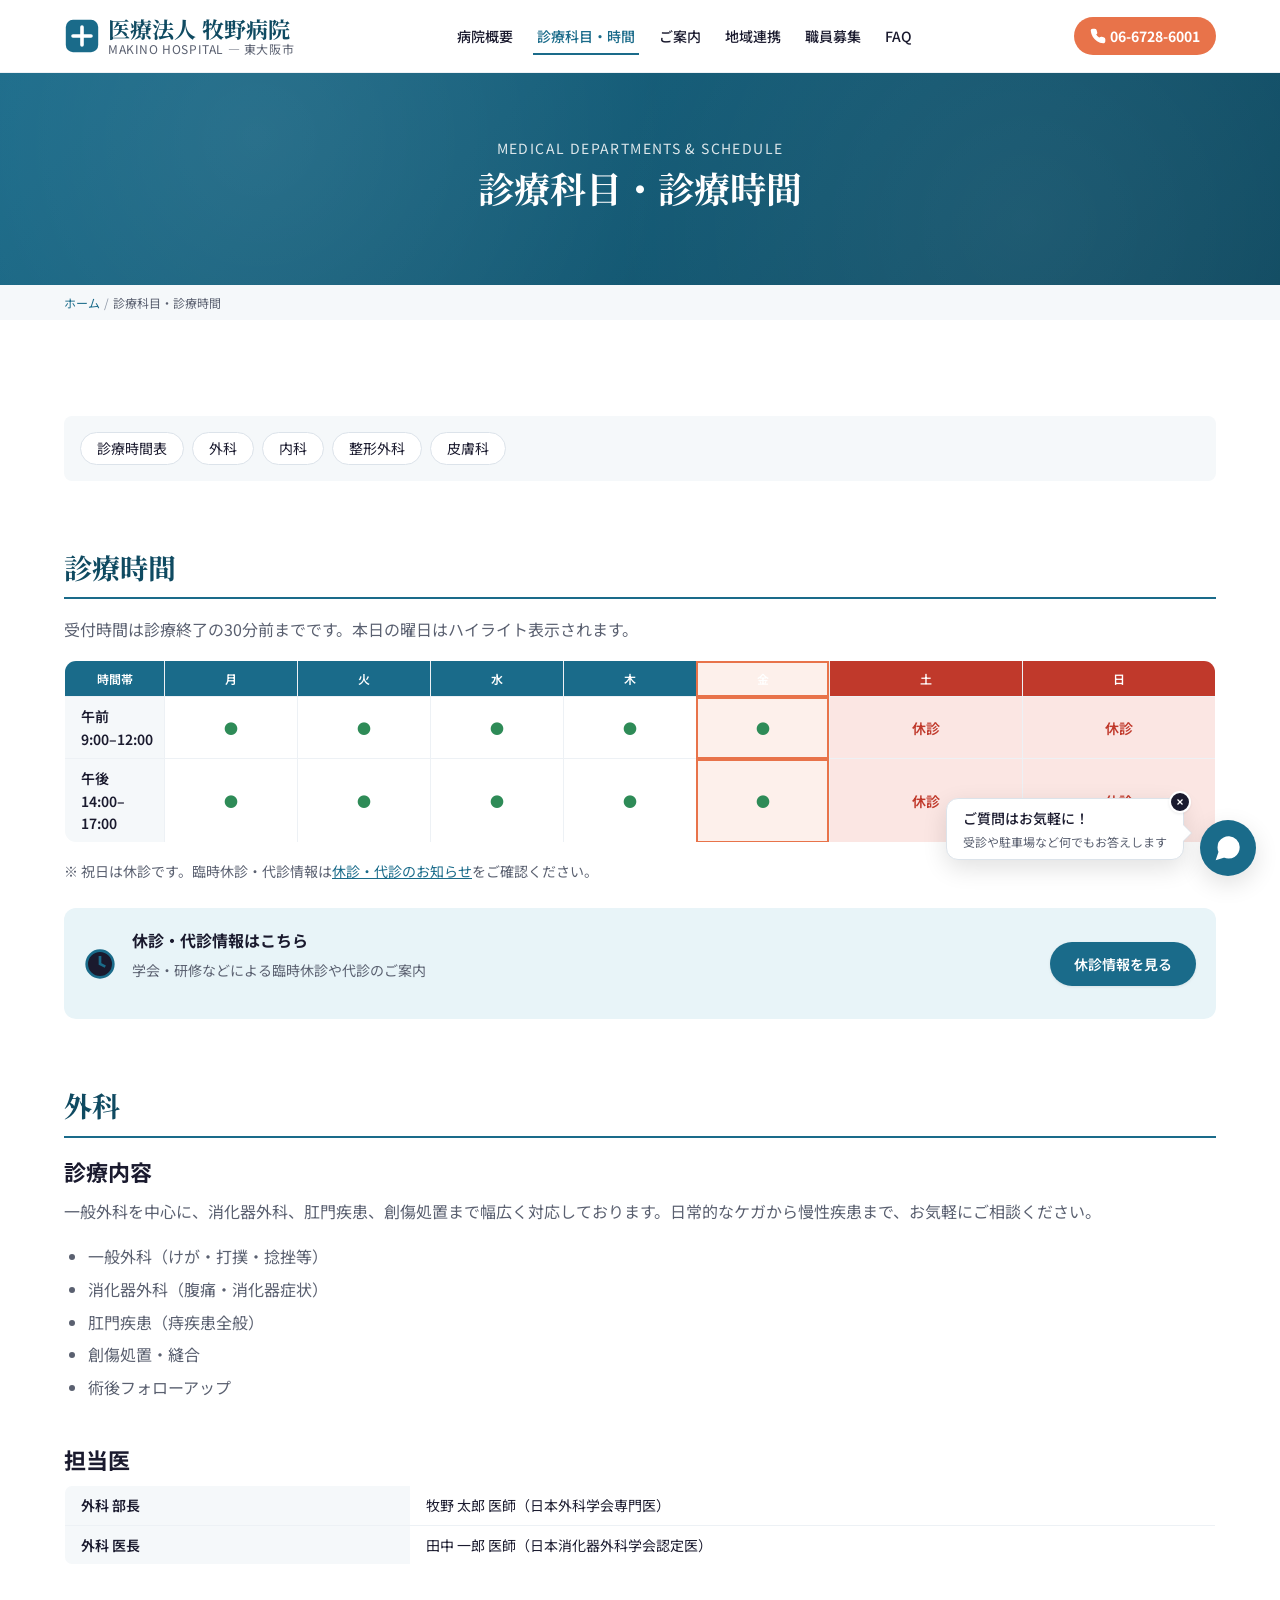
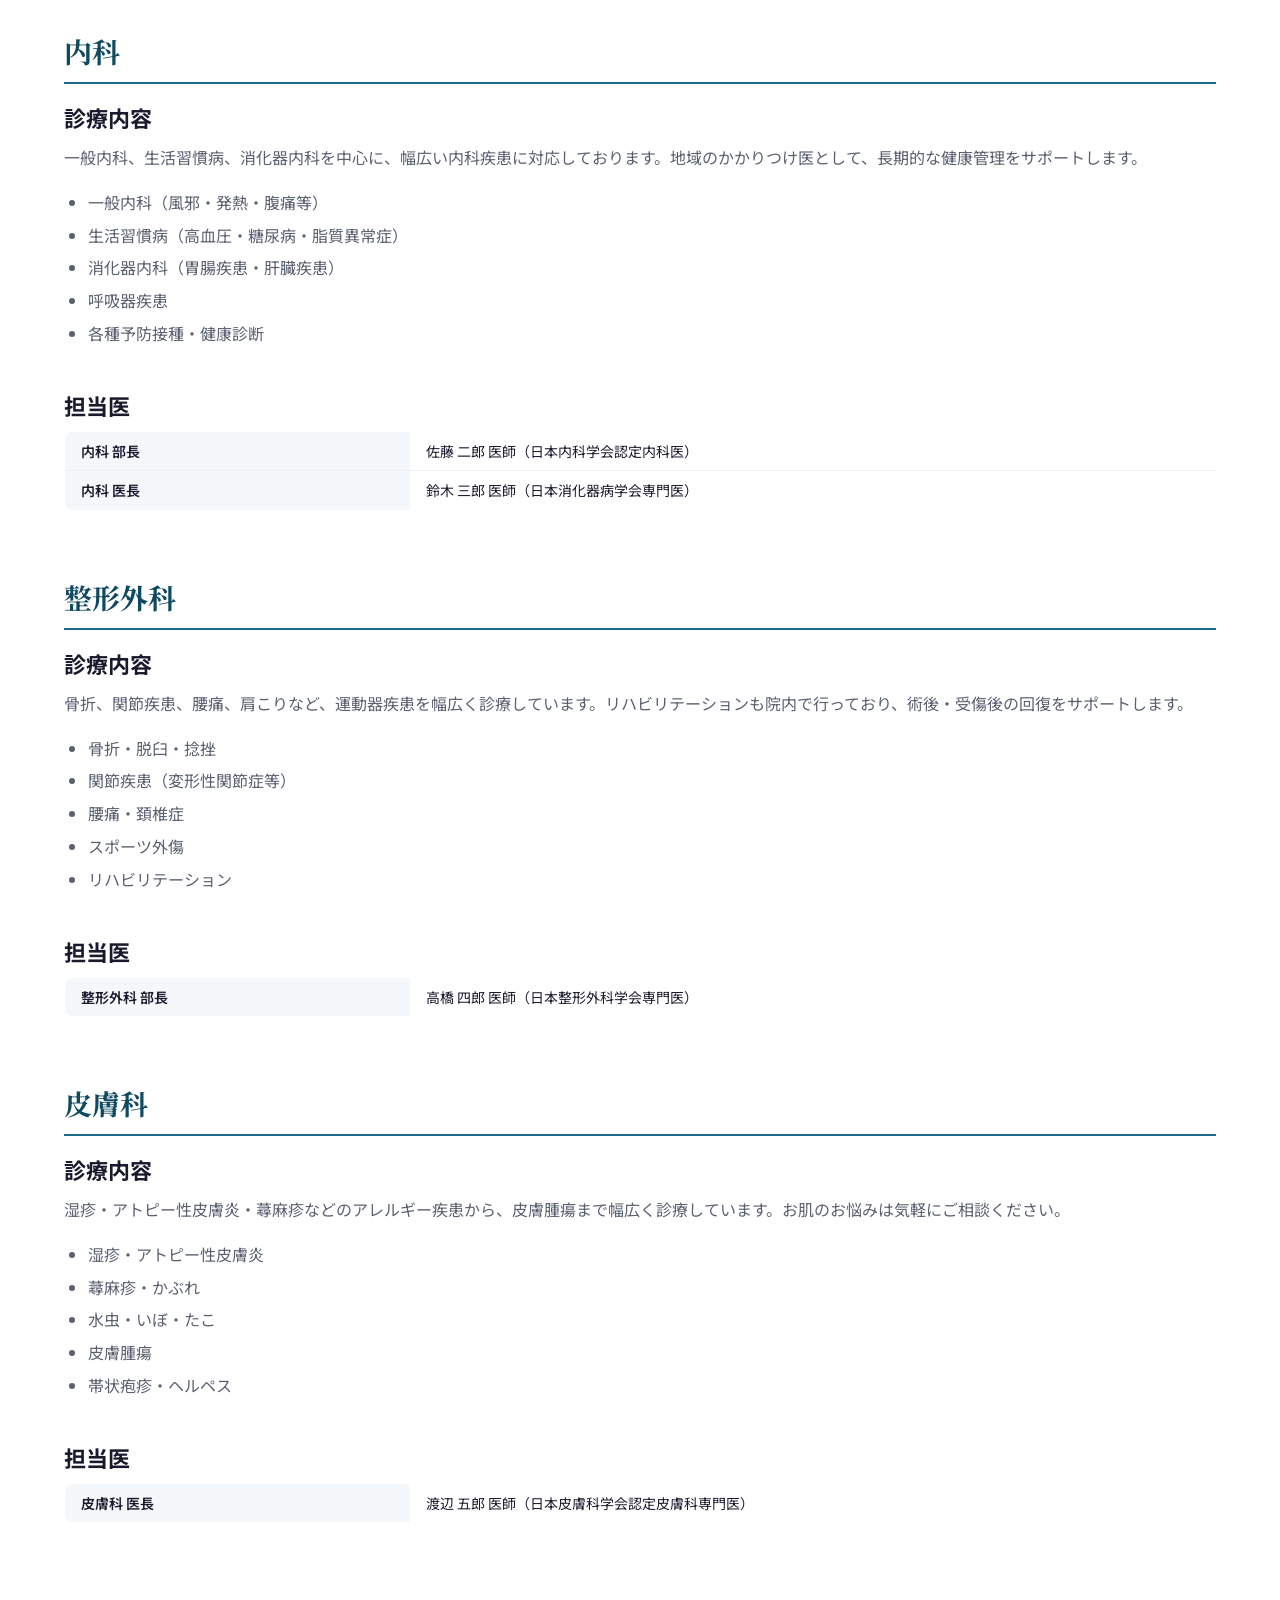
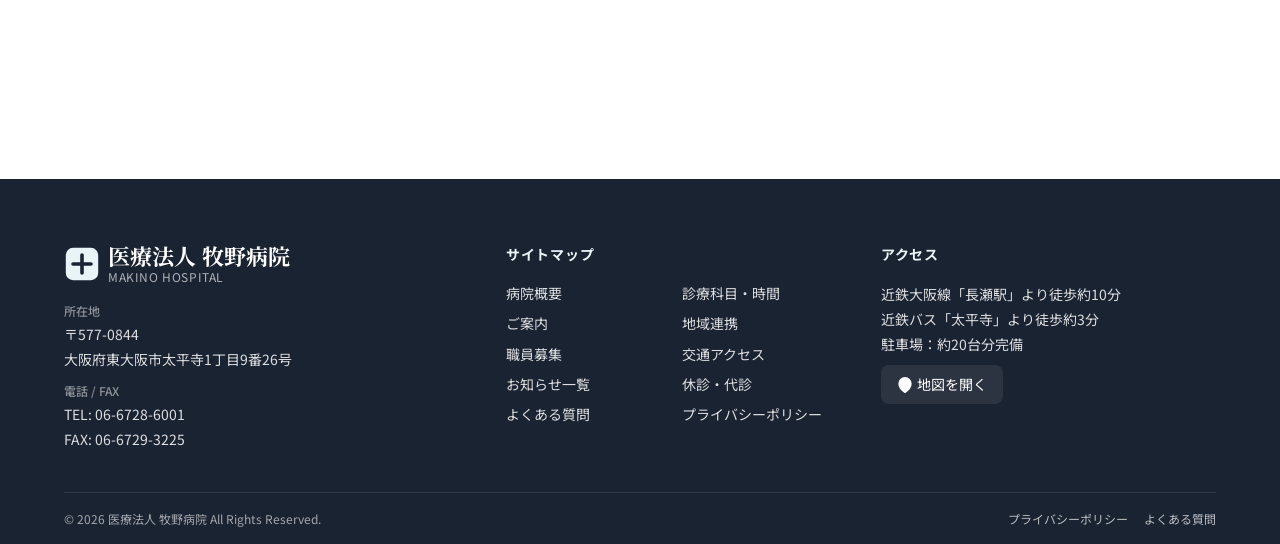
<file: timetable.html>
<!DOCTYPE html>
<html lang="ja">
<head>
<meta charset="UTF-8">
<meta name="viewport" content="width=device-width, initial-scale=1.0">
<title>診療科目・診療時間 | 牧野病院 東大阪市</title>
<meta name="description" content="牧野病院の診療科目（外科・内科・整形外科・皮膚科）と診療時間のご案内です。土曜日・日曜日・祝日は休診です。">
<link rel="preconnect" href="https://fonts.googleapis.com">
<link rel="preconnect" href="https://fonts.gstatic.com" crossorigin>
<link href="https://fonts.googleapis.com/css2?family=Noto+Sans+JP:wght@400;500;600;700&family=Noto+Serif+JP:wght@500;700&display=swap" rel="stylesheet">
<link rel="stylesheet" href="css/reset.css">
<link rel="stylesheet" href="css/variables.css">
<link rel="stylesheet" href="css/global.css">
<link rel="stylesheet" href="css/components.css">
</head>
<body>
<a href="#main" class="skip-link">メインコンテンツへスキップ</a>

<header class="site-header">
  <div class="container site-header__inner">
    <a href="index.html" class="site-logo" aria-label="牧野病院 ホームへ">
      <svg class="site-logo__mark" viewBox="0 0 40 40" role="img" aria-label="牧野病院ロゴ">
        <rect x="2" y="2" width="36" height="36" rx="8" fill="currentColor"/>
        <path d="M20 10v20M10 20h20" stroke="white" stroke-width="4" stroke-linecap="round"/>
      </svg>
      <span class="site-logo__text">
        <span class="site-logo__name">医療法人 牧野病院</span>
        <span class="site-logo__sub">MAKINO HOSPITAL — 東大阪市</span>
      </span>
    </a>
    <nav class="global-nav" aria-label="グローバルナビゲーション">
      <ul class="global-nav__list">
        <li><a href="overview.html" class="global-nav__link">病院概要</a></li>
        <li><a href="timetable.html" class="global-nav__link is-current">診療科目・時間</a></li>
        <li><a href="totalinfo.html" class="global-nav__link">ご案内</a></li>
        <li><a href="community.html" class="global-nav__link">地域連携</a></li>
        <li><a href="recruit.html" class="global-nav__link">職員募集</a></li>
        <li><a href="faq.html" class="global-nav__link">FAQ</a></li>
      </ul>
    </nav>
    <div class="header-actions">
      <a href="tel:0667286001" class="header-tel">
        <svg class="header-tel__icon" viewBox="0 0 24 24" fill="none" stroke="currentColor" stroke-width="2" aria-hidden="true"><path d="M22 16.92v3a2 2 0 0 1-2.18 2 19.79 19.79 0 0 1-8.63-3.07 19.5 19.5 0 0 1-6-6 19.79 19.79 0 0 1-3.07-8.67A2 2 0 0 1 4.11 2h3a2 2 0 0 1 2 1.72 12.84 12.84 0 0 0 .7 2.81 2 2 0 0 1-.45 2.11L8.09 9.91a16 16 0 0 0 6 6l1.27-1.27a2 2 0 0 1 2.11-.45 12.84 12.84 0 0 0 2.81.7A2 2 0 0 1 22 16.92z"/></svg>
        <span>06-6728-6001</span>
      </a>
      <button type="button" class="hamburger" data-hamburger aria-label="メニューを開く" aria-expanded="false">
        <span class="hamburger__bar"></span>
      </button>
    </div>
  </div>
</header>

<nav class="mobile-nav" data-mobile-nav aria-label="モバイルナビゲーション">
  <ul class="mobile-nav__list">
    <li><a href="index.html" class="mobile-nav__link">トップ</a></li>
    <li><a href="overview.html" class="mobile-nav__link">病院概要</a></li>
    <li><a href="timetable.html" class="mobile-nav__link is-current">診療科目・時間</a></li>
    <li><a href="totalinfo.html" class="mobile-nav__link">ご案内</a></li>
    <li><a href="community.html" class="mobile-nav__link">地域医療連携室</a></li>
    <li><a href="recruit.html" class="mobile-nav__link">職員募集</a></li>
    <li><a href="access.html" class="mobile-nav__link">交通アクセス</a></li>
    <li><a href="latestinfo.html" class="mobile-nav__link">お知らせ一覧</a></li>
    <li><a href="kyusin.html" class="mobile-nav__link">休診・代診</a></li>
    <li><a href="faq.html" class="mobile-nav__link">よくある質問</a></li>
  </ul>
</nav>

<div class="page-header">
  <div class="container page-header__inner">
    <p class="page-header__sub">Medical Departments & Schedule</p>
    <h1 class="page-header__title">診療科目・診療時間</h1>
  </div>
</div>

<nav class="breadcrumb" aria-label="パンくずリスト">
  <ol class="container breadcrumb__list">
    <li class="breadcrumb__item"><a href="index.html" class="breadcrumb__link">ホーム</a></li>
    <li class="breadcrumb__item breadcrumb__current">診療科目・診療時間</li>
  </ol>
</nav>

<main id="main">
  <section class="section">
    <div class="container">

      <nav class="section-nav" aria-label="ページ内ナビ">
        <a href="#schedule" class="section-nav__link">診療時間表</a>
        <a href="#geka" class="section-nav__link">外科</a>
        <a href="#naika" class="section-nav__link">内科</a>
        <a href="#seikei" class="section-nav__link">整形外科</a>
        <a href="#hifuka" class="section-nav__link">皮膚科</a>
      </nav>

      <!-- 診療時間表 -->
      <section class="content-block" id="schedule">
        <h2 class="content-block__title">診療時間</h2>
        <p>受付時間は診療終了の30分前までです。本日の曜日はハイライト表示されます。</p>
        <div style="overflow-x:auto">
          <table class="schedule-table" data-schedule-table aria-label="診療時間表">
            <thead>
              <tr>
                <th>時間帯</th>
                <th data-day="1">月</th>
                <th data-day="2">火</th>
                <th data-day="3">水</th>
                <th data-day="4">木</th>
                <th data-day="5">金</th>
                <th data-day="6" style="background:#c0392b">土</th>
                <th data-day="0" style="background:#c0392b">日</th>
              </tr>
            </thead>
            <tbody>
              <tr>
                <th>午前<br>9:00–12:00</th>
                <td data-day="1" class="is-am-pm">●</td>
                <td data-day="2" class="is-am-pm">●</td>
                <td data-day="3" class="is-am-pm">●</td>
                <td data-day="4" class="is-am-pm">●</td>
                <td data-day="5" class="is-am-pm">●</td>
                <td data-day="6" class="is-closed">休診</td>
                <td data-day="0" class="is-closed">休診</td>
              </tr>
              <tr>
                <th>午後<br>14:00–17:00</th>
                <td data-day="1" class="is-am-pm">●</td>
                <td data-day="2" class="is-am-pm">●</td>
                <td data-day="3" class="is-am-pm">●</td>
                <td data-day="4" class="is-am-pm">●</td>
                <td data-day="5" class="is-am-pm">●</td>
                <td data-day="6" class="is-closed">休診</td>
                <td data-day="0" class="is-closed">休診</td>
              </tr>
            </tbody>
          </table>
        </div>
        <p style="margin-top:16px;font-size:14px;color:var(--color-text-sub)">※ 祝日は休診です。臨時休診・代診情報は<a href="kyusin.html" style="color:var(--color-primary);text-decoration:underline">休診・代診のお知らせ</a>をご確認ください。</p>

        <div style="margin-top:24px;padding:20px;background:var(--color-primary-light);border-radius:12px;display:flex;gap:16px;align-items:center;flex-wrap:wrap">
          <svg width="32" height="32" viewBox="0 0 24 24" fill="none" stroke="var(--color-primary)" stroke-width="2" aria-hidden="true"><circle cx="12" cy="12" r="10"/><polyline points="12 6 12 12 16 14"/></svg>
          <div style="flex:1;min-width:200px">
            <strong>休診・代診情報はこちら</strong>
            <p style="font-size:14px;color:var(--color-text-sub);margin-top:4px">学会・研修などによる臨時休診や代診のご案内</p>
          </div>
          <a href="kyusin.html" class="btn btn--primary">休診情報を見る</a>
        </div>
      </section>

      <!-- 外科 -->
      <section class="content-block" id="geka">
        <h2 class="content-block__title">外科</h2>
        <div style="display:grid;grid-template-columns:1fr;gap:24px;margin-bottom:24px">
          <div>
            <h3 class="content-block__subtitle" style="margin-top:0">診療内容</h3>
            <p>一般外科を中心に、消化器外科、肛門疾患、創傷処置まで幅広く対応しております。日常的なケガから慢性疾患まで、お気軽にご相談ください。</p>
            <ul>
              <li>一般外科（けが・打撲・捻挫等）</li>
              <li>消化器外科（腹痛・消化器症状）</li>
              <li>肛門疾患（痔疾患全般）</li>
              <li>創傷処置・縫合</li>
              <li>術後フォローアップ</li>
            </ul>
          </div>
          <div>
            <h3 class="content-block__subtitle" style="margin-top:0">担当医</h3>
            <table class="data-table">
              <tr><th>外科 部長</th><td>牧野 太郎 医師（日本外科学会専門医）</td></tr>
              <tr><th>外科 医長</th><td>田中 一郎 医師（日本消化器外科学会認定医）</td></tr>
            </table>
          </div>
        </div>
      </section>

      <!-- 内科 -->
      <section class="content-block" id="naika">
        <h2 class="content-block__title">内科</h2>
        <div style="display:grid;grid-template-columns:1fr;gap:24px;margin-bottom:24px">
          <div>
            <h3 class="content-block__subtitle" style="margin-top:0">診療内容</h3>
            <p>一般内科、生活習慣病、消化器内科を中心に、幅広い内科疾患に対応しております。地域のかかりつけ医として、長期的な健康管理をサポートします。</p>
            <ul>
              <li>一般内科（風邪・発熱・腹痛等）</li>
              <li>生活習慣病（高血圧・糖尿病・脂質異常症）</li>
              <li>消化器内科（胃腸疾患・肝臓疾患）</li>
              <li>呼吸器疾患</li>
              <li>各種予防接種・健康診断</li>
            </ul>
          </div>
          <div>
            <h3 class="content-block__subtitle" style="margin-top:0">担当医</h3>
            <table class="data-table">
              <tr><th>内科 部長</th><td>佐藤 二郎 医師（日本内科学会認定内科医）</td></tr>
              <tr><th>内科 医長</th><td>鈴木 三郎 医師（日本消化器病学会専門医）</td></tr>
            </table>
          </div>
        </div>
      </section>

      <!-- 整形外科 -->
      <section class="content-block" id="seikei">
        <h2 class="content-block__title">整形外科</h2>
        <div style="display:grid;grid-template-columns:1fr;gap:24px;margin-bottom:24px">
          <div>
            <h3 class="content-block__subtitle" style="margin-top:0">診療内容</h3>
            <p>骨折、関節疾患、腰痛、肩こりなど、運動器疾患を幅広く診療しています。リハビリテーションも院内で行っており、術後・受傷後の回復をサポートします。</p>
            <ul>
              <li>骨折・脱臼・捻挫</li>
              <li>関節疾患（変形性関節症等）</li>
              <li>腰痛・頚椎症</li>
              <li>スポーツ外傷</li>
              <li>リハビリテーション</li>
            </ul>
          </div>
          <div>
            <h3 class="content-block__subtitle" style="margin-top:0">担当医</h3>
            <table class="data-table">
              <tr><th>整形外科 部長</th><td>高橋 四郎 医師（日本整形外科学会専門医）</td></tr>
            </table>
          </div>
        </div>
      </section>

      <!-- 皮膚科 -->
      <section class="content-block" id="hifuka">
        <h2 class="content-block__title">皮膚科</h2>
        <div style="display:grid;grid-template-columns:1fr;gap:24px;margin-bottom:24px">
          <div>
            <h3 class="content-block__subtitle" style="margin-top:0">診療内容</h3>
            <p>湿疹・アトピー性皮膚炎・蕁麻疹などのアレルギー疾患から、皮膚腫瘍まで幅広く診療しています。お肌のお悩みは気軽にご相談ください。</p>
            <ul>
              <li>湿疹・アトピー性皮膚炎</li>
              <li>蕁麻疹・かぶれ</li>
              <li>水虫・いぼ・たこ</li>
              <li>皮膚腫瘍</li>
              <li>帯状疱疹・ヘルペス</li>
            </ul>
          </div>
          <div>
            <h3 class="content-block__subtitle" style="margin-top:0">担当医</h3>
            <table class="data-table">
              <tr><th>皮膚科 医長</th><td>渡辺 五郎 医師（日本皮膚科学会認定皮膚科専門医）</td></tr>
            </table>
          </div>
        </div>
      </section>

    </div>
  </section>
</main>

<footer class="site-footer">
  <div class="container">
    <div class="site-footer__grid">
      <div class="site-footer__brand">
        <div class="site-logo">
          <svg class="site-logo__mark" viewBox="0 0 40 40" role="img" aria-label="牧野病院ロゴ">
            <rect x="2" y="2" width="36" height="36" rx="8" fill="currentColor"/>
            <path d="M20 10v20M10 20h20" stroke="#1a2332" stroke-width="4" stroke-linecap="round"/>
          </svg>
          <span class="site-logo__text">
            <span class="site-logo__name">医療法人 牧野病院</span>
            <span class="site-logo__sub">MAKINO HOSPITAL</span>
          </span>
        </div>
        <dl class="site-footer__info">
          <dt>所在地</dt>
          <dd>〒577-0844<br>大阪府東大阪市太平寺1丁目9番26号</dd>
          <dt>電話 / FAX</dt>
          <dd>TEL: 06-6728-6001<br>FAX: 06-6729-3225</dd>
        </dl>
      </div>
      <div>
        <h2 class="site-footer__heading">サイトマップ</h2>
        <div class="site-footer__links">
          <a href="overview.html">病院概要</a>
          <a href="timetable.html">診療科目・時間</a>
          <a href="totalinfo.html">ご案内</a>
          <a href="community.html">地域連携</a>
          <a href="recruit.html">職員募集</a>
          <a href="access.html">交通アクセス</a>
          <a href="latestinfo.html">お知らせ一覧</a>
          <a href="kyusin.html">休診・代診</a>
          <a href="faq.html">よくある質問</a>
          <a href="privacy.html">プライバシーポリシー</a>
        </div>
      </div>
      <div>
        <h2 class="site-footer__heading">アクセス</h2>
        <p style="font-size:14px;color:rgba(255,255,255,0.85);line-height:1.8">
          近鉄大阪線「長瀬駅」より徒歩約10分<br>
          近鉄バス「太平寺」より徒歩約3分<br>
          駐車場：約20台分完備
        </p>
        <a href="https://www.openstreetmap.org/?mlat=34.6602&mlon=135.5687&zoom=17" target="_blank" rel="noopener" class="site-footer__map-link">
          <svg viewBox="0 0 24 24" width="16" height="16" fill="none" stroke="currentColor" stroke-width="2" aria-hidden="true"><path d="M21 10c0 7-9 13-9 13s-9-6-9-13a9 9 0 0 1 18 0z"/><circle cx="12" cy="10" r="3"/></svg>
          地図を開く
        </a>
      </div>
    </div>
    <div class="site-footer__bottom">
      <span>© 2026 医療法人 牧野病院 All Rights Reserved.</span>
      <div class="site-footer__bottom-links">
        <a href="privacy.html">プライバシーポリシー</a>
        <a href="faq.html">よくある質問</a>
      </div>
    </div>
  </div>
</footer>

<script src="js/nav.js"></script>
<script src="js/layout.js"></script>
<script src="js/chatbot.js"></script>
<script src="js/calendar.js"></script>
</body>
</html>
</file>
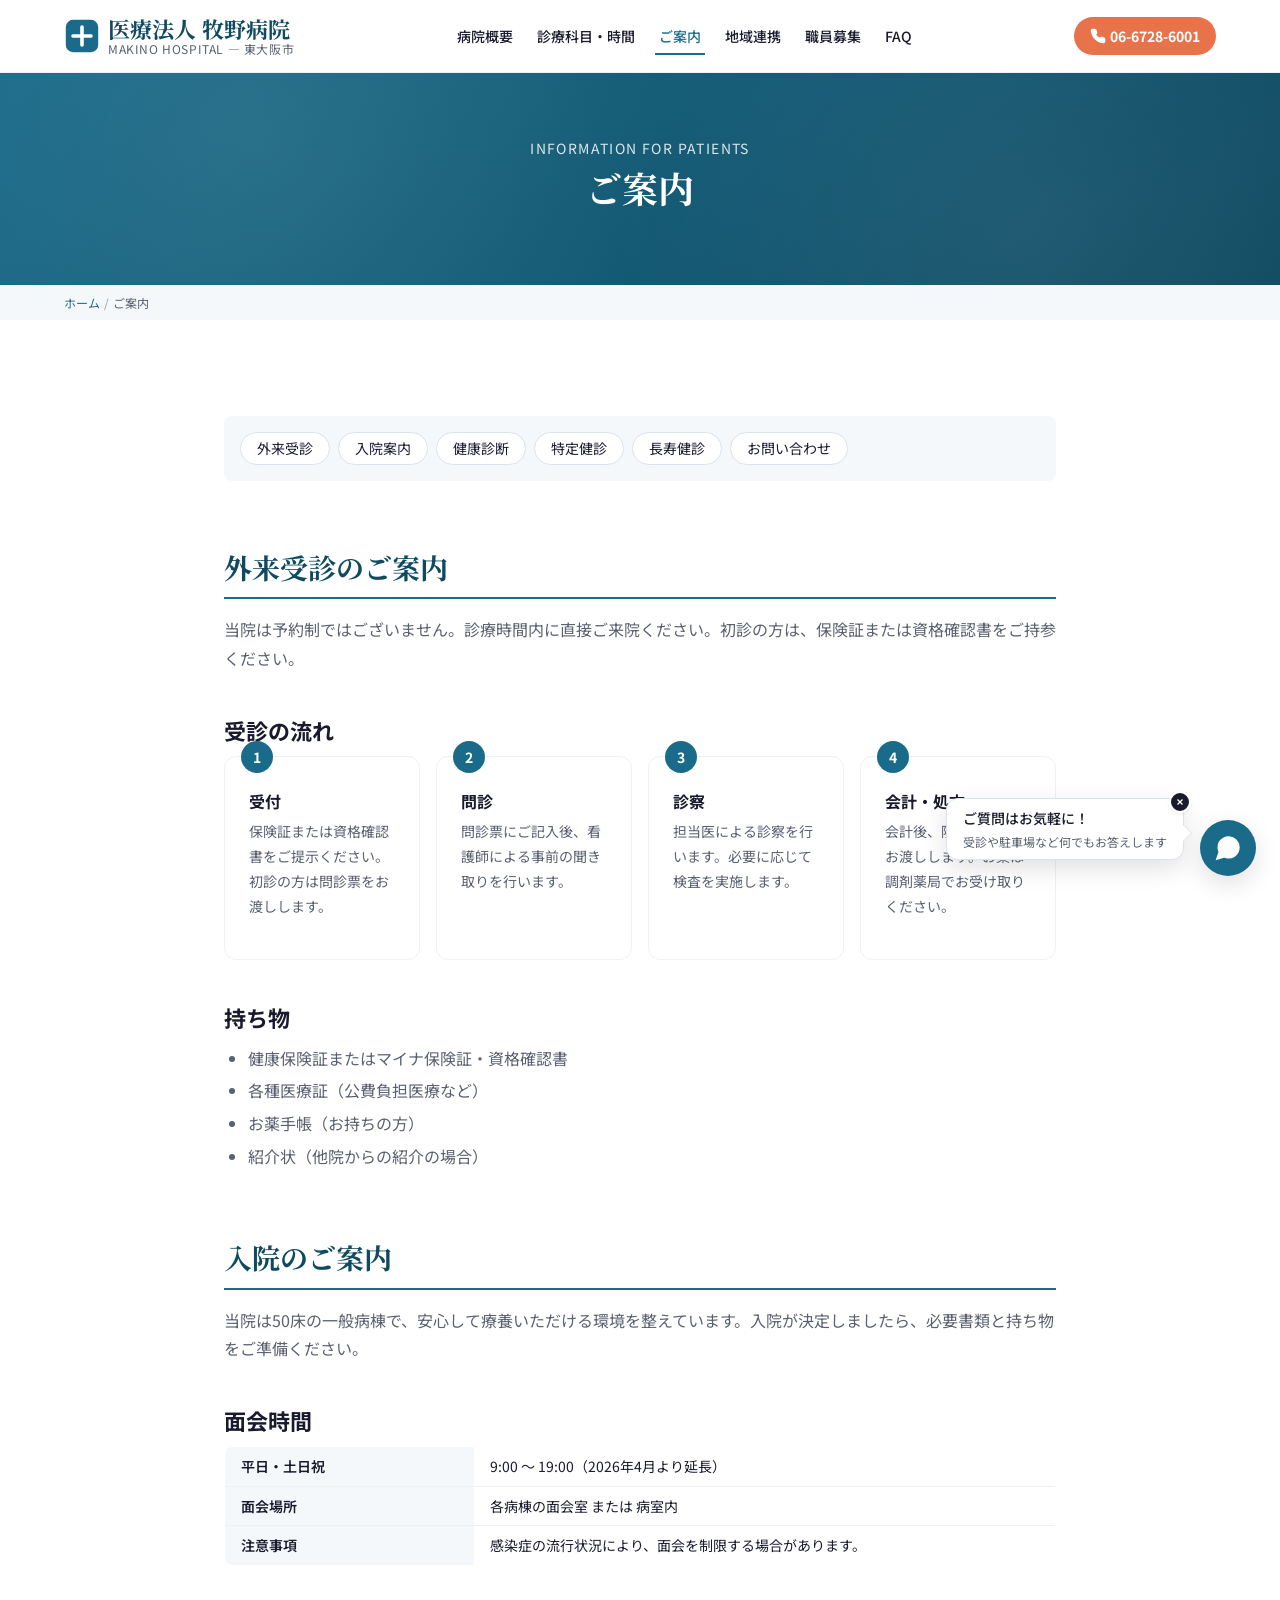
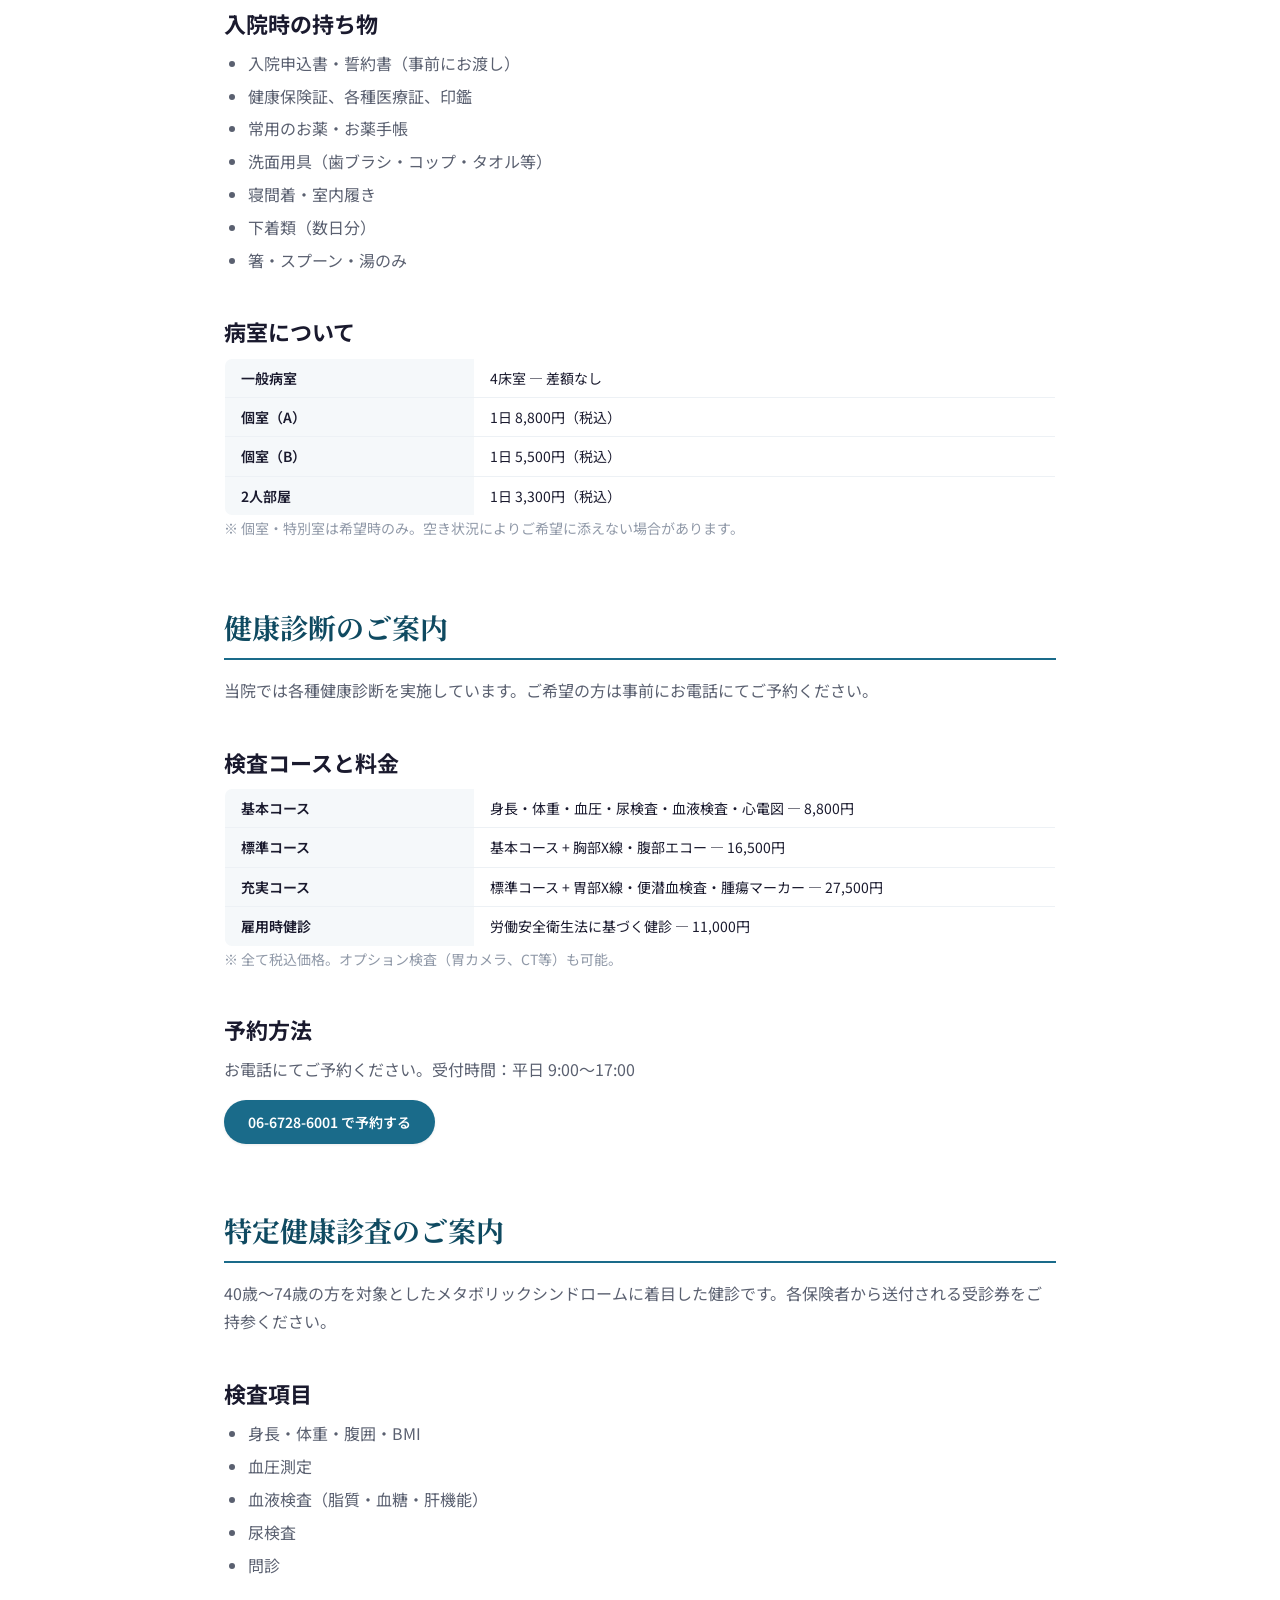
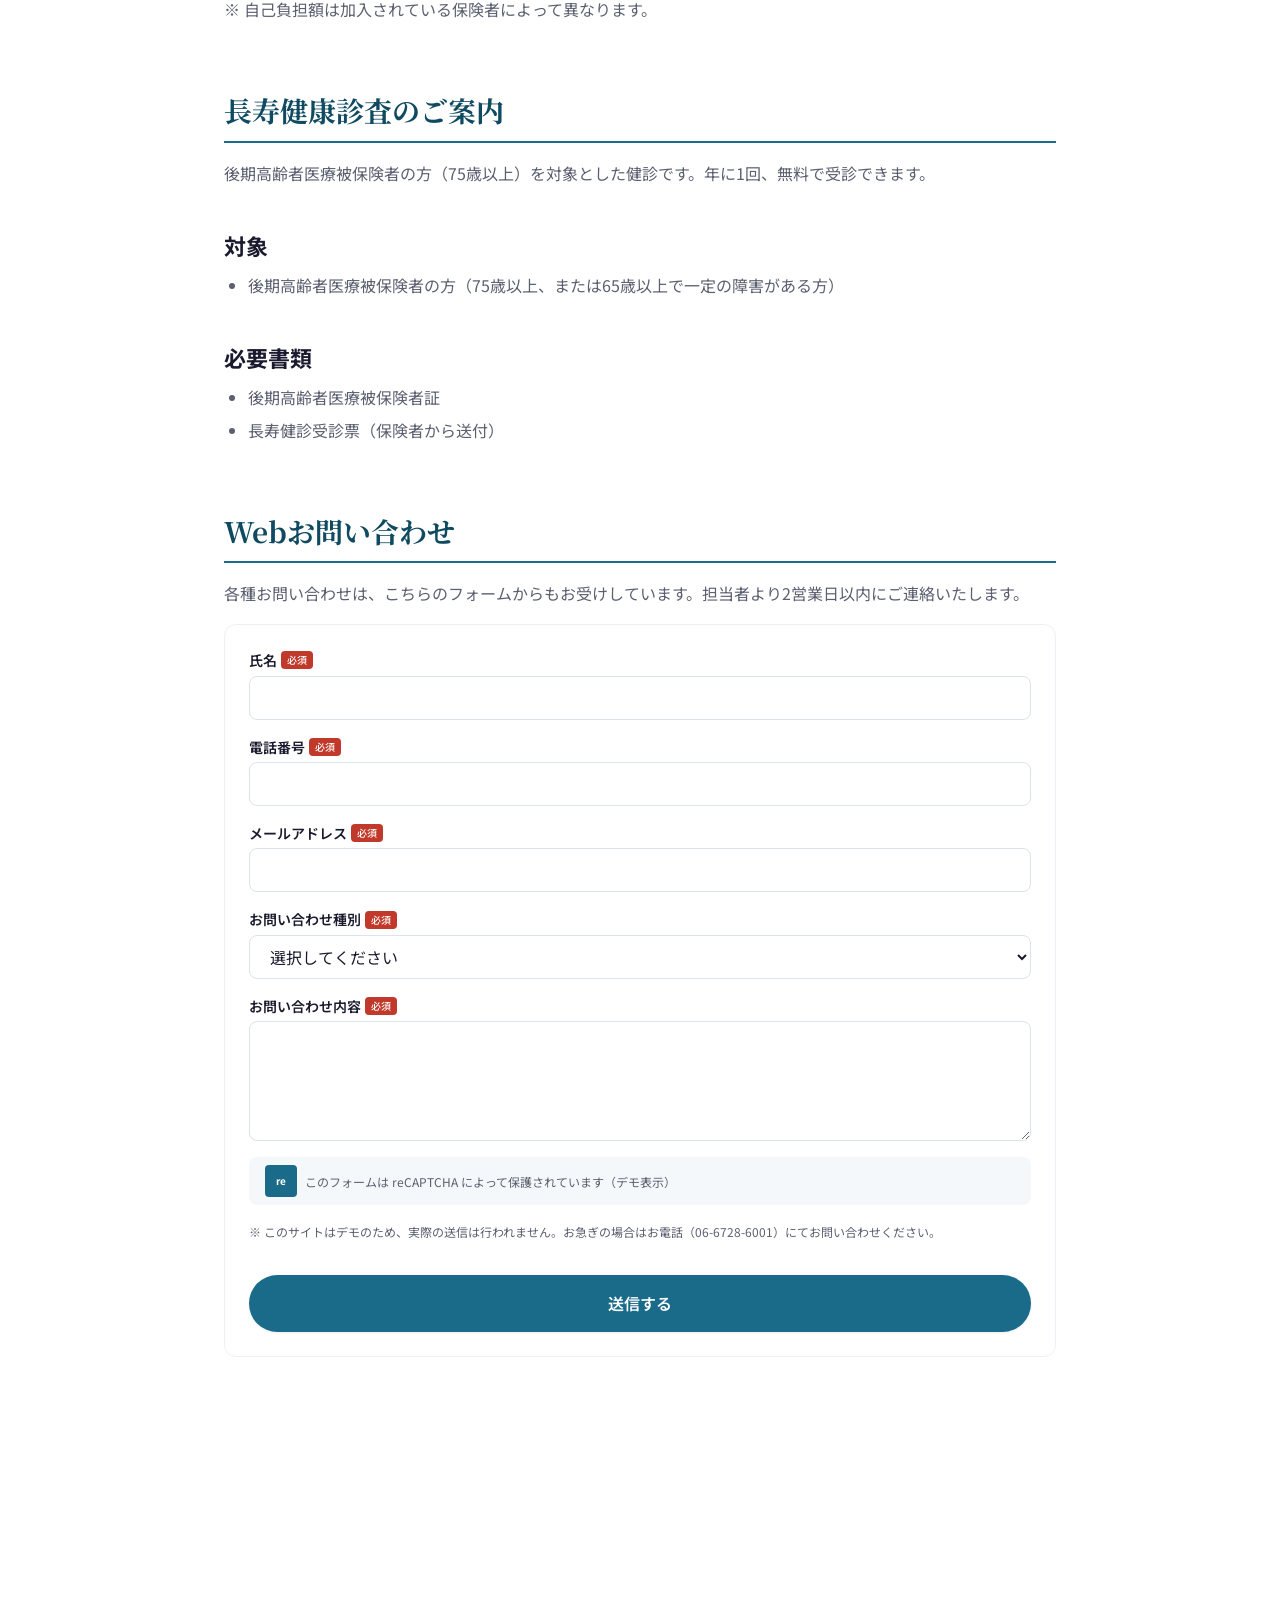
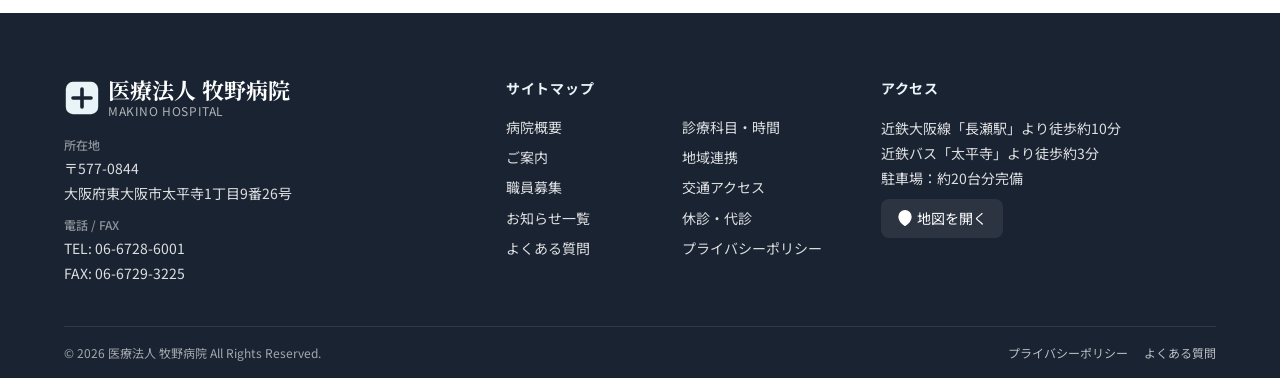
<file: totalinfo.html>
<!DOCTYPE html>
<html lang="ja">
<head>
<meta charset="UTF-8">
<meta name="viewport" content="width=device-width, initial-scale=1.0">
<title>ご案内（外来・入院・健診） | 牧野病院 東大阪市</title>
<meta name="description" content="牧野病院の外来受診、入院、健康診断、特定健診、長寿健診のご案内ページ。受付方法、持ち物、料金等を掲載しています。">
<link rel="preconnect" href="https://fonts.googleapis.com">
<link rel="preconnect" href="https://fonts.gstatic.com" crossorigin>
<link href="https://fonts.googleapis.com/css2?family=Noto+Sans+JP:wght@400;500;600;700&family=Noto+Serif+JP:wght@500;700&display=swap" rel="stylesheet">
<link rel="stylesheet" href="css/reset.css">
<link rel="stylesheet" href="css/variables.css">
<link rel="stylesheet" href="css/global.css">
<link rel="stylesheet" href="css/components.css">
</head>
<body>
<a href="#main" class="skip-link">メインコンテンツへスキップ</a>

<header class="site-header">
  <div class="container site-header__inner">
    <a href="index.html" class="site-logo" aria-label="牧野病院 ホームへ">
      <svg class="site-logo__mark" viewBox="0 0 40 40" role="img" aria-label="牧野病院ロゴ"><rect x="2" y="2" width="36" height="36" rx="8" fill="currentColor"/><path d="M20 10v20M10 20h20" stroke="white" stroke-width="4" stroke-linecap="round"/></svg>
      <span class="site-logo__text"><span class="site-logo__name">医療法人 牧野病院</span><span class="site-logo__sub">MAKINO HOSPITAL — 東大阪市</span></span>
    </a>
    <nav class="global-nav" aria-label="グローバルナビゲーション">
      <ul class="global-nav__list">
        <li><a href="overview.html" class="global-nav__link">病院概要</a></li>
        <li><a href="timetable.html" class="global-nav__link">診療科目・時間</a></li>
        <li><a href="totalinfo.html" class="global-nav__link is-current">ご案内</a></li>
        <li><a href="community.html" class="global-nav__link">地域連携</a></li>
        <li><a href="recruit.html" class="global-nav__link">職員募集</a></li>
        <li><a href="faq.html" class="global-nav__link">FAQ</a></li>
      </ul>
    </nav>
    <div class="header-actions">
      <a href="tel:0667286001" class="header-tel"><svg class="header-tel__icon" viewBox="0 0 24 24" fill="none" stroke="currentColor" stroke-width="2" aria-hidden="true"><path d="M22 16.92v3a2 2 0 0 1-2.18 2 19.79 19.79 0 0 1-8.63-3.07 19.5 19.5 0 0 1-6-6 19.79 19.79 0 0 1-3.07-8.67A2 2 0 0 1 4.11 2h3a2 2 0 0 1 2 1.72 12.84 12.84 0 0 0 .7 2.81 2 2 0 0 1-.45 2.11L8.09 9.91a16 16 0 0 0 6 6l1.27-1.27a2 2 0 0 1 2.11-.45 12.84 12.84 0 0 0 2.81.7A2 2 0 0 1 22 16.92z"/></svg><span>06-6728-6001</span></a>
      <button type="button" class="hamburger" data-hamburger aria-label="メニューを開く" aria-expanded="false"><span class="hamburger__bar"></span></button>
    </div>
  </div>
</header>

<nav class="mobile-nav" data-mobile-nav aria-label="モバイルナビゲーション">
  <ul class="mobile-nav__list">
    <li><a href="index.html" class="mobile-nav__link">トップ</a></li>
    <li><a href="overview.html" class="mobile-nav__link">病院概要</a></li>
    <li><a href="timetable.html" class="mobile-nav__link">診療科目・時間</a></li>
    <li><a href="totalinfo.html" class="mobile-nav__link is-current">ご案内</a></li>
    <li><a href="community.html" class="mobile-nav__link">地域医療連携室</a></li>
    <li><a href="recruit.html" class="mobile-nav__link">職員募集</a></li>
    <li><a href="access.html" class="mobile-nav__link">交通アクセス</a></li>
    <li><a href="latestinfo.html" class="mobile-nav__link">お知らせ一覧</a></li>
    <li><a href="kyusin.html" class="mobile-nav__link">休診・代診</a></li>
    <li><a href="faq.html" class="mobile-nav__link">よくある質問</a></li>
  </ul>
</nav>

<div class="page-header">
  <div class="container page-header__inner">
    <p class="page-header__sub">Information for Patients</p>
    <h1 class="page-header__title">ご案内</h1>
  </div>
</div>

<nav class="breadcrumb" aria-label="パンくずリスト">
  <ol class="container breadcrumb__list">
    <li class="breadcrumb__item"><a href="index.html" class="breadcrumb__link">ホーム</a></li>
    <li class="breadcrumb__item breadcrumb__current">ご案内</li>
  </ol>
</nav>

<main id="main">
  <section class="section">
    <div class="container container--narrow">

      <nav class="section-nav" aria-label="ページ内ナビ">
        <a href="#gairai" class="section-nav__link">外来受診</a>
        <a href="#admission" class="section-nav__link">入院案内</a>
        <a href="#kensin" class="section-nav__link">健康診断</a>
        <a href="#tokutei" class="section-nav__link">特定健診</a>
        <a href="#tyouju" class="section-nav__link">長寿健診</a>
        <a href="#contact" class="section-nav__link">お問い合わせ</a>
      </nav>

      <section class="content-block" id="gairai">
        <h2 class="content-block__title">外来受診のご案内</h2>
        <p>当院は予約制ではございません。診療時間内に直接ご来院ください。初診の方は、保険証または資格確認書をご持参ください。</p>

        <h3 class="content-block__subtitle">受診の流れ</h3>
        <div class="steps">
          <div class="step-card">
            <h4 class="step-card__title">受付</h4>
            <p class="step-card__body">保険証または資格確認書をご提示ください。初診の方は問診票をお渡しします。</p>
          </div>
          <div class="step-card">
            <h4 class="step-card__title">問診</h4>
            <p class="step-card__body">問診票にご記入後、看護師による事前の聞き取りを行います。</p>
          </div>
          <div class="step-card">
            <h4 class="step-card__title">診察</h4>
            <p class="step-card__body">担当医による診察を行います。必要に応じて検査を実施します。</p>
          </div>
          <div class="step-card">
            <h4 class="step-card__title">会計・処方</h4>
            <p class="step-card__body">会計後、院外処方箋をお渡しします。お薬は調剤薬局でお受け取りください。</p>
          </div>
        </div>

        <h3 class="content-block__subtitle">持ち物</h3>
        <ul>
          <li>健康保険証またはマイナ保険証・資格確認書</li>
          <li>各種医療証（公費負担医療など）</li>
          <li>お薬手帳（お持ちの方）</li>
          <li>紹介状（他院からの紹介の場合）</li>
        </ul>
      </section>

      <section class="content-block" id="admission">
        <h2 class="content-block__title">入院のご案内</h2>
        <p>当院は50床の一般病棟で、安心して療養いただける環境を整えています。入院が決定しましたら、必要書類と持ち物をご準備ください。</p>

        <h3 class="content-block__subtitle">面会時間</h3>
        <table class="data-table">
          <tr><th>平日・土日祝</th><td>9:00 〜 19:00（2026年4月より延長）</td></tr>
          <tr><th>面会場所</th><td>各病棟の面会室 または 病室内</td></tr>
          <tr><th>注意事項</th><td>感染症の流行状況により、面会を制限する場合があります。</td></tr>
        </table>

        <h3 class="content-block__subtitle">入院時の持ち物</h3>
        <ul>
          <li>入院申込書・誓約書（事前にお渡し）</li>
          <li>健康保険証、各種医療証、印鑑</li>
          <li>常用のお薬・お薬手帳</li>
          <li>洗面用具（歯ブラシ・コップ・タオル等）</li>
          <li>寝間着・室内履き</li>
          <li>下着類（数日分）</li>
          <li>箸・スプーン・湯のみ</li>
        </ul>

        <h3 class="content-block__subtitle">病室について</h3>
        <table class="data-table">
          <tr><th>一般病室</th><td>4床室 — 差額なし</td></tr>
          <tr><th>個室（A）</th><td>1日 8,800円（税込）</td></tr>
          <tr><th>個室（B）</th><td>1日 5,500円（税込）</td></tr>
          <tr><th>2人部屋</th><td>1日 3,300円（税込）</td></tr>
        </table>
        <p style="font-size:14px;color:var(--color-text-muted)">※ 個室・特別室は希望時のみ。空き状況によりご希望に添えない場合があります。</p>
      </section>

      <section class="content-block" id="kensin">
        <h2 class="content-block__title">健康診断のご案内</h2>
        <p>当院では各種健康診断を実施しています。ご希望の方は事前にお電話にてご予約ください。</p>

        <h3 class="content-block__subtitle">検査コースと料金</h3>
        <table class="data-table">
          <tr><th>基本コース</th><td>身長・体重・血圧・尿検査・血液検査・心電図 — 8,800円</td></tr>
          <tr><th>標準コース</th><td>基本コース + 胸部X線・腹部エコー — 16,500円</td></tr>
          <tr><th>充実コース</th><td>標準コース + 胃部X線・便潜血検査・腫瘍マーカー — 27,500円</td></tr>
          <tr><th>雇用時健診</th><td>労働安全衛生法に基づく健診 — 11,000円</td></tr>
        </table>
        <p style="font-size:14px;color:var(--color-text-muted)">※ 全て税込価格。オプション検査（胃カメラ、CT等）も可能。</p>

        <h3 class="content-block__subtitle">予約方法</h3>
        <p>お電話にてご予約ください。受付時間：平日 9:00〜17:00</p>
        <a href="tel:0667286001" class="btn btn--primary">06-6728-6001 で予約する</a>
      </section>

      <section class="content-block" id="tokutei">
        <h2 class="content-block__title">特定健康診査のご案内</h2>
        <p>40歳〜74歳の方を対象としたメタボリックシンドロームに着目した健診です。各保険者から送付される受診券をご持参ください。</p>
        <h3 class="content-block__subtitle">検査項目</h3>
        <ul>
          <li>身長・体重・腹囲・BMI</li>
          <li>血圧測定</li>
          <li>血液検査（脂質・血糖・肝機能）</li>
          <li>尿検査</li>
          <li>問診</li>
        </ul>
        <p>※ 自己負担額は加入されている保険者によって異なります。</p>
      </section>

      <section class="content-block" id="tyouju">
        <h2 class="content-block__title">長寿健康診査のご案内</h2>
        <p>後期高齢者医療被保険者の方（75歳以上）を対象とした健診です。年に1回、無料で受診できます。</p>
        <h3 class="content-block__subtitle">対象</h3>
        <ul>
          <li>後期高齢者医療被保険者の方（75歳以上、または65歳以上で一定の障害がある方）</li>
        </ul>
        <h3 class="content-block__subtitle">必要書類</h3>
        <ul>
          <li>後期高齢者医療被保険者証</li>
          <li>長寿健診受診票（保険者から送付）</li>
        </ul>
      </section>

      <section class="content-block" id="contact">
        <h2 class="content-block__title">Webお問い合わせ</h2>
        <p>各種お問い合わせは、こちらのフォームからもお受けしています。担当者より2営業日以内にご連絡いたします。</p>

        <form class="form" data-mock-form>
          <div class="form__row">
            <label class="form__label" for="contact-name">氏名 <span class="form__required">必須</span></label>
            <input class="form__input" type="text" id="contact-name" name="name" required>
          </div>
          <div class="form__row">
            <label class="form__label" for="contact-tel">電話番号 <span class="form__required">必須</span></label>
            <input class="form__input" type="tel" id="contact-tel" name="tel" required>
          </div>
          <div class="form__row">
            <label class="form__label" for="contact-email">メールアドレス <span class="form__required">必須</span></label>
            <input class="form__input" type="email" id="contact-email" name="email" required>
          </div>
          <div class="form__row">
            <label class="form__label" for="contact-type">お問い合わせ種別 <span class="form__required">必須</span></label>
            <select class="form__select" id="contact-type" name="type" required>
              <option value="">選択してください</option>
              <option>外来受診について</option>
              <option>入院について</option>
              <option>健康診断の予約</option>
              <option>その他</option>
            </select>
          </div>
          <div class="form__row">
            <label class="form__label" for="contact-message">お問い合わせ内容 <span class="form__required">必須</span></label>
            <textarea class="form__textarea" id="contact-message" name="message" required></textarea>
          </div>
          <div class="form__captcha" aria-hidden="true">
            <span class="form__captcha-mark">re</span>
            <span>このフォームは reCAPTCHA によって保護されています（デモ表示）</span>
          </div>
          <p class="form__hint">※ このサイトはデモのため、実際の送信は行われません。お急ぎの場合はお電話（06-6728-6001）にてお問い合わせください。</p>
          <button type="submit" class="btn btn--primary btn--lg">送信する</button>
        </form>
      </section>

    </div>
  </section>
</main>

<footer class="site-footer">
  <div class="container">
    <div class="site-footer__grid">
      <div class="site-footer__brand">
        <div class="site-logo">
          <svg class="site-logo__mark" viewBox="0 0 40 40" role="img" aria-label="牧野病院ロゴ"><rect x="2" y="2" width="36" height="36" rx="8" fill="currentColor"/><path d="M20 10v20M10 20h20" stroke="#1a2332" stroke-width="4" stroke-linecap="round"/></svg>
          <span class="site-logo__text"><span class="site-logo__name">医療法人 牧野病院</span><span class="site-logo__sub">MAKINO HOSPITAL</span></span>
        </div>
        <dl class="site-footer__info">
          <dt>所在地</dt><dd>〒577-0844<br>大阪府東大阪市太平寺1丁目9番26号</dd>
          <dt>電話 / FAX</dt><dd>TEL: 06-6728-6001<br>FAX: 06-6729-3225</dd>
        </dl>
      </div>
      <div>
        <h2 class="site-footer__heading">サイトマップ</h2>
        <div class="site-footer__links">
          <a href="overview.html">病院概要</a>
          <a href="timetable.html">診療科目・時間</a>
          <a href="totalinfo.html">ご案内</a>
          <a href="community.html">地域連携</a>
          <a href="recruit.html">職員募集</a>
          <a href="access.html">交通アクセス</a>
          <a href="latestinfo.html">お知らせ一覧</a>
          <a href="kyusin.html">休診・代診</a>
          <a href="faq.html">よくある質問</a>
          <a href="privacy.html">プライバシーポリシー</a>
        </div>
      </div>
      <div>
        <h2 class="site-footer__heading">アクセス</h2>
        <p style="font-size:14px;color:rgba(255,255,255,0.85);line-height:1.8">近鉄大阪線「長瀬駅」より徒歩約10分<br>近鉄バス「太平寺」より徒歩約3分<br>駐車場：約20台分完備</p>
        <a href="https://www.openstreetmap.org/?mlat=34.6602&mlon=135.5687&zoom=17" target="_blank" rel="noopener" class="site-footer__map-link">
          <svg viewBox="0 0 24 24" width="16" height="16" fill="none" stroke="currentColor" stroke-width="2" aria-hidden="true"><path d="M21 10c0 7-9 13-9 13s-9-6-9-13a9 9 0 0 1 18 0z"/><circle cx="12" cy="10" r="3"/></svg>
          地図を開く
        </a>
      </div>
    </div>
    <div class="site-footer__bottom">
      <span>© 2026 医療法人 牧野病院 All Rights Reserved.</span>
      <div class="site-footer__bottom-links">
        <a href="privacy.html">プライバシーポリシー</a>
        <a href="faq.html">よくある質問</a>
      </div>
    </div>
  </div>
</footer>

<script src="js/nav.js"></script>
<script src="js/layout.js"></script>
<script src="js/chatbot.js"></script>
</body>
</html>
</file>
<file: css/variables.css>
/* ============================================
   Design Tokens — Makino Hospital
   全てのデザイン値はここで管理
============================================ */

:root {
  /* ブランドカラー */
  --color-primary: #1a6b8a;
  --color-primary-light: #e8f4f8;
  --color-primary-dark: #0f4a61;
  --color-accent: #e8734a;
  --color-accent-light: #fdf0eb;

  /* テキスト */
  --color-text-main: #1a1a2e;
  --color-text-sub: #5a6070;
  --color-text-muted: #9099a8;
  --color-text-inverse: #ffffff;

  /* 背景 */
  --color-bg-base: #ffffff;
  --color-bg-section: #f5f8fa;
  --color-bg-dark: #1a2332;

  /* ボーダー */
  --color-border: #dce3ea;
  --color-border-light: #edf1f5;

  /* ステータス */
  --color-success: #2e8b57;
  --color-warning: #d4812a;
  --color-danger: #c0392b;
  --color-info: #2980b9;

  /* スペーシング */
  --space-xs: 4px;
  --space-sm: 8px;
  --space-md: 16px;
  --space-lg: 24px;
  --space-xl: 40px;
  --space-2xl: 64px;
  --space-3xl: 96px;

  /* タイポグラフィ */
  --font-sans: 'Noto Sans JP', -apple-system, BlinkMacSystemFont, sans-serif;
  --font-serif: 'Noto Serif JP', 'YuMincho', 'Hiragino Mincho ProN', serif;
  --text-xs: 12px;
  --text-sm: 14px;
  --text-base: 16px;
  --text-lg: 18px;
  --text-xl: 22px;
  --text-2xl: 28px;
  --text-3xl: 36px;
  --text-4xl: 48px;

  /* 行間 */
  --leading-tight: 1.3;
  --leading-normal: 1.6;
  --leading-relaxed: 1.8;

  /* 角丸 */
  --radius-sm: 4px;
  --radius-md: 8px;
  --radius-lg: 12px;
  --radius-xl: 20px;
  --radius-full: 9999px;

  /* 影 */
  --shadow-sm: 0 1px 3px rgba(0, 0, 0, 0.08);
  --shadow-md: 0 4px 12px rgba(0, 0, 0, 0.10);
  --shadow-lg: 0 8px 24px rgba(0, 0, 0, 0.12);

  /* トランジション */
  --transition: 0.2s ease;
  --transition-slow: 0.4s ease;

  /* レイアウト */
  --container-max: 1200px;
  --container-narrow: 880px;
  --header-height: 72px;
  --header-height-mobile: 60px;

  /* z-index */
  --z-base: 1;
  --z-dropdown: 10;
  --z-header: 100;
  --z-overlay: 200;
  --z-modal: 300;
  --z-chatbot: 400;
}
</file>
<file: css/global.css>
/* ============================================
   Global Styles — Header / Footer / Layout
============================================ */

/* ---------- Layout ---------- */
.container {
  width: 100%;
  max-width: var(--container-max);
  margin-inline: auto;
  padding-inline: var(--space-md);
}

.container--narrow {
  max-width: var(--container-narrow);
}

@media (min-width: 768px) {
  .container {
    padding-inline: var(--space-lg);
  }
}

.section {
  padding-block: var(--space-2xl);
}

.section--alt {
  background-color: var(--color-bg-section);
}

@media (min-width: 768px) {
  .section {
    padding-block: var(--space-3xl);
  }
}

/* スキップリンク */
.skip-link {
  position: absolute;
  top: -100px;
  left: var(--space-md);
  background: var(--color-primary);
  color: var(--color-text-inverse);
  padding: var(--space-sm) var(--space-md);
  z-index: 1000;
  border-radius: var(--radius-sm);
}

.skip-link:focus {
  top: var(--space-sm);
}

/* ---------- お知らせバナー ---------- */
.alert-banner {
  background: var(--color-accent);
  color: var(--color-text-inverse);
  padding: var(--space-sm) 0;
  font-size: var(--text-sm);
  position: relative;
}

.alert-banner__inner {
  display: flex;
  align-items: center;
  justify-content: center;
  gap: var(--space-sm);
  padding-right: 40px;
  text-align: center;
}

.alert-banner__icon {
  width: 18px;
  height: 18px;
  flex-shrink: 0;
}

.alert-banner__text {
  flex: 1 1 auto;
}

.alert-banner__link {
  color: inherit;
  text-decoration: underline;
  font-weight: 500;
  margin-left: var(--space-xs);
}

.alert-banner__close {
  position: absolute;
  right: var(--space-md);
  top: 50%;
  transform: translateY(-50%);
  color: var(--color-text-inverse);
  width: 28px;
  height: 28px;
  display: flex;
  align-items: center;
  justify-content: center;
  border-radius: var(--radius-sm);
  transition: background-color var(--transition);
}

.alert-banner__close:hover {
  background: rgba(0, 0, 0, 0.15);
}

.alert-banner.is-hidden {
  display: none;
}

/* ---------- ヘッダー ---------- */
.site-header {
  position: sticky;
  top: 0;
  z-index: var(--z-header);
  background: var(--color-bg-base);
  border-bottom: 1px solid var(--color-border-light);
  transition: box-shadow var(--transition);
}

.site-header.is-scrolled {
  box-shadow: var(--shadow-md);
}

.site-header__inner {
  display: flex;
  align-items: center;
  justify-content: space-between;
  min-height: var(--header-height-mobile);
  gap: var(--space-md);
}

@media (min-width: 1024px) {
  .site-header__inner {
    min-height: var(--header-height);
  }
}

.site-logo {
  display: flex;
  align-items: center;
  gap: var(--space-sm);
  flex-shrink: 0;
}

.site-logo__mark {
  width: 36px;
  height: 36px;
  color: var(--color-primary);
  flex-shrink: 0;
}

.site-logo__text {
  display: flex;
  flex-direction: column;
  line-height: 1.2;
}

.site-logo__name {
  font-family: var(--font-serif);
  font-size: var(--text-lg);
  font-weight: 700;
  color: var(--color-primary-dark);
}

.site-logo__sub {
  font-size: 10px;
  color: var(--color-text-sub);
  letter-spacing: 0.05em;
}

@media (min-width: 768px) {
  .site-logo__name {
    font-size: var(--text-xl);
  }
  .site-logo__sub {
    font-size: var(--text-xs);
  }
}

/* グローバルナビ */
.global-nav {
  display: none;
}

.global-nav__list {
  display: flex;
  align-items: center;
  gap: var(--space-md);
}

.global-nav__link {
  display: block;
  padding: var(--space-sm) var(--space-xs);
  font-size: var(--text-sm);
  font-weight: 500;
  color: var(--color-text-main);
  position: relative;
  transition: color var(--transition);
}

.global-nav__link::after {
  content: "";
  position: absolute;
  left: 50%;
  bottom: 0;
  width: 0;
  height: 2px;
  background: var(--color-primary);
  transform: translateX(-50%);
  transition: width var(--transition);
}

.global-nav__link:hover,
.global-nav__link.is-current {
  color: var(--color-primary);
}

.global-nav__link:hover::after,
.global-nav__link.is-current::after {
  width: 100%;
}

@media (min-width: 1024px) {
  .global-nav {
    display: block;
  }
}

/* ヘッダーアクション */
.header-actions {
  display: flex;
  align-items: center;
  gap: var(--space-sm);
}

.header-tel {
  display: none;
  align-items: center;
  gap: var(--space-xs);
  padding: var(--space-sm) var(--space-md);
  background: var(--color-accent);
  color: var(--color-text-inverse);
  font-weight: 700;
  border-radius: var(--radius-full);
  font-size: var(--text-sm);
  transition: background-color var(--transition), transform var(--transition);
}

.header-tel:hover {
  background: #d65f35;
  transform: translateY(-1px);
}

.header-tel__icon {
  width: 16px;
  height: 16px;
}

@media (min-width: 600px) {
  .header-tel {
    display: inline-flex;
  }
}

/* ハンバーガー */
.hamburger {
  display: inline-flex;
  align-items: center;
  justify-content: center;
  width: 44px;
  height: 44px;
  position: relative;
  z-index: calc(var(--z-overlay) + 1);
}

.hamburger__bar {
  display: block;
  width: 22px;
  height: 2px;
  background: var(--color-text-main);
  position: relative;
  transition: background-color var(--transition);
}

.hamburger__bar::before,
.hamburger__bar::after {
  content: "";
  position: absolute;
  left: 0;
  width: 22px;
  height: 2px;
  background: var(--color-text-main);
  transition: transform var(--transition);
}

.hamburger__bar::before {
  top: -7px;
}

.hamburger__bar::after {
  top: 7px;
}

.hamburger.is-active .hamburger__bar {
  background-color: transparent;
}

.hamburger.is-active .hamburger__bar::before {
  top: 0;
  transform: rotate(45deg);
}

.hamburger.is-active .hamburger__bar::after {
  top: 0;
  transform: rotate(-45deg);
}

@media (min-width: 1024px) {
  .hamburger {
    display: none;
  }
}

/* モバイルオーバーレイ */
.mobile-nav {
  position: fixed;
  inset: 0;
  background: var(--color-bg-base);
  z-index: var(--z-overlay);
  padding: calc(var(--header-height-mobile) + var(--space-xl)) var(--space-lg) var(--space-xl);
  overflow-y: auto;
  transform: translateY(-100%);
  transition: transform var(--transition-slow);
  visibility: hidden;
}

.mobile-nav.is-open {
  transform: translateY(0);
  visibility: visible;
}

.mobile-nav__list {
  display: flex;
  flex-direction: column;
  gap: var(--space-xs);
}

.mobile-nav__link {
  display: block;
  padding: var(--space-md);
  font-size: var(--text-lg);
  font-weight: 500;
  border-bottom: 1px solid var(--color-border-light);
  color: var(--color-text-main);
}

.mobile-nav__link:hover,
.mobile-nav__link.is-current {
  color: var(--color-primary);
}

.mobile-nav__cta {
  margin-top: var(--space-xl);
  display: flex;
  flex-direction: column;
  gap: var(--space-sm);
}

@media (min-width: 1024px) {
  .mobile-nav {
    display: none;
  }
}

body.is-nav-open {
  overflow: hidden;
}

/* ---------- パンくず ---------- */
.breadcrumb {
  background: var(--color-bg-section);
  padding: var(--space-sm) 0;
  font-size: var(--text-xs);
  color: var(--color-text-sub);
}

.breadcrumb__list {
  display: flex;
  flex-wrap: wrap;
  align-items: center;
  gap: var(--space-xs);
}

.breadcrumb__item {
  display: inline-flex;
  align-items: center;
}

.breadcrumb__item:not(:last-child)::after {
  content: "/";
  margin-left: var(--space-xs);
  color: var(--color-text-muted);
}

.breadcrumb__link {
  color: var(--color-primary);
  transition: color var(--transition);
}

.breadcrumb__link:hover {
  color: var(--color-primary-dark);
  text-decoration: underline;
}

.breadcrumb__current {
  color: var(--color-text-sub);
}

/* ---------- ページヘッダー（下層） ---------- */
.page-header {
  background: linear-gradient(135deg, var(--color-primary) 0%, var(--color-primary-dark) 100%);
  color: var(--color-text-inverse);
  padding: var(--space-2xl) 0;
  text-align: center;
  position: relative;
  overflow: hidden;
}

.page-header::after {
  content: "";
  position: absolute;
  inset: 0;
  background-image: radial-gradient(circle at 20% 30%, rgba(255, 255, 255, 0.08), transparent 40%),
                    radial-gradient(circle at 80% 70%, rgba(255, 255, 255, 0.06), transparent 40%);
  pointer-events: none;
}

.page-header__inner {
  position: relative;
  z-index: 1;
}

.page-header__title {
  font-family: var(--font-serif);
  font-size: var(--text-2xl);
  font-weight: 700;
  margin-bottom: var(--space-xs);
}

.page-header__sub {
  font-size: var(--text-sm);
  opacity: 0.85;
  letter-spacing: 0.1em;
  text-transform: uppercase;
}

@media (min-width: 768px) {
  .page-header__title {
    font-size: var(--text-3xl);
  }
}

/* ---------- フッター ---------- */
.site-footer {
  background: var(--color-bg-dark);
  color: var(--color-text-inverse);
  padding: var(--space-2xl) 0 var(--space-md);
  margin-top: var(--space-3xl);
}

.site-footer__grid {
  display: grid;
  grid-template-columns: 1fr;
  gap: var(--space-xl);
}

@media (min-width: 768px) {
  .site-footer__grid {
    grid-template-columns: 1.2fr 1fr 1fr;
  }
}

.site-footer__brand .site-logo__name {
  color: var(--color-text-inverse);
}

.site-footer__brand .site-logo__sub {
  color: rgba(255, 255, 255, 0.65);
}

.site-footer__brand .site-logo__mark {
  color: var(--color-primary-light);
}

.site-footer__info {
  margin-top: var(--space-md);
  font-size: var(--text-sm);
  line-height: var(--leading-relaxed);
  color: rgba(255, 255, 255, 0.85);
}

.site-footer__info dt {
  font-weight: 500;
  color: rgba(255, 255, 255, 0.5);
  font-size: var(--text-xs);
  margin-top: var(--space-sm);
}

.site-footer__info dd {
  margin-left: 0;
}

.site-footer__heading {
  font-size: var(--text-sm);
  font-weight: 700;
  margin-bottom: var(--space-md);
  letter-spacing: 0.05em;
  color: var(--color-primary-light);
}

.site-footer__links {
  display: grid;
  grid-template-columns: 1fr 1fr;
  gap: var(--space-sm) var(--space-md);
}

.site-footer__links a {
  font-size: var(--text-sm);
  color: rgba(255, 255, 255, 0.85);
  transition: color var(--transition);
}

.site-footer__links a:hover {
  color: var(--color-text-inverse);
  text-decoration: underline;
}

.site-footer__map-link {
  display: inline-flex;
  align-items: center;
  gap: var(--space-xs);
  margin-top: var(--space-sm);
  padding: var(--space-sm) var(--space-md);
  background: rgba(255, 255, 255, 0.08);
  border-radius: var(--radius-md);
  font-size: var(--text-sm);
  transition: background-color var(--transition);
}

.site-footer__map-link:hover {
  background: rgba(255, 255, 255, 0.15);
}

.site-footer__bottom {
  margin-top: var(--space-xl);
  padding-top: var(--space-md);
  border-top: 1px solid rgba(255, 255, 255, 0.1);
  display: flex;
  flex-direction: column;
  gap: var(--space-sm);
  font-size: var(--text-xs);
  color: rgba(255, 255, 255, 0.6);
}

.site-footer__bottom-links {
  display: flex;
  flex-wrap: wrap;
  gap: var(--space-md);
}

.site-footer__bottom-links a {
  color: rgba(255, 255, 255, 0.7);
  transition: color var(--transition);
}

.site-footer__bottom-links a:hover {
  color: var(--color-text-inverse);
}

@media (min-width: 600px) {
  .site-footer__bottom {
    flex-direction: row;
    align-items: center;
    justify-content: space-between;
  }
}

/* ---------- 共通：見出し ---------- */
.section-title {
  font-family: var(--font-serif);
  font-size: var(--text-2xl);
  font-weight: 700;
  text-align: center;
  margin-bottom: var(--space-xs);
  color: var(--color-text-main);
}

.section-title__sub {
  display: block;
  font-family: var(--font-sans);
  font-size: var(--text-xs);
  font-weight: 500;
  color: var(--color-primary);
  letter-spacing: 0.2em;
  text-transform: uppercase;
  margin-bottom: var(--space-sm);
}

.section-subtitle {
  text-align: center;
  color: var(--color-text-sub);
  font-size: var(--text-sm);
  margin-bottom: var(--space-xl);
}

@media (min-width: 768px) {
  .section-title {
    font-size: var(--text-3xl);
  }
  .section-subtitle {
    font-size: var(--text-base);
  }
}

/* ---------- ヘルパー ---------- */
.sr-only {
  position: absolute !important;
  width: 1px !important;
  height: 1px !important;
  padding: 0 !important;
  margin: -1px !important;
  overflow: hidden !important;
  clip: rect(0, 0, 0, 0) !important;
  white-space: nowrap !important;
  border: 0 !important;
}

.text-center {
  text-align: center;
}

.mt-md { margin-top: var(--space-md); }
.mt-lg { margin-top: var(--space-lg); }
.mt-xl { margin-top: var(--space-xl); }
.mb-md { margin-bottom: var(--space-md); }
.mb-lg { margin-bottom: var(--space-lg); }
.mb-xl { margin-bottom: var(--space-xl); }
</file>
<file: css/components.css>
/* ============================================
   Reusable Components
============================================ */

/* ---------- ボタン ---------- */
.btn {
  display: inline-flex;
  align-items: center;
  justify-content: center;
  gap: var(--space-xs);
  min-height: 44px;
  padding: var(--space-sm) var(--space-lg);
  border-radius: var(--radius-full);
  font-size: var(--text-sm);
  font-weight: 600;
  text-align: center;
  transition: background-color var(--transition), color var(--transition), transform var(--transition), box-shadow var(--transition);
  cursor: pointer;
  white-space: nowrap;
}

.btn--primary {
  background: var(--color-primary);
  color: var(--color-text-inverse);
  box-shadow: var(--shadow-sm);
}

.btn--primary:hover {
  background: var(--color-primary-dark);
  transform: translateY(-1px);
  box-shadow: var(--shadow-md);
}

.btn--accent {
  background: var(--color-accent);
  color: var(--color-text-inverse);
  box-shadow: var(--shadow-sm);
}

.btn--accent:hover {
  background: #d65f35;
  transform: translateY(-1px);
  box-shadow: var(--shadow-md);
}

.btn--outline {
  background: transparent;
  color: var(--color-primary);
  border: 2px solid var(--color-primary);
}

.btn--outline:hover {
  background: var(--color-primary);
  color: var(--color-text-inverse);
}

.btn--outline-light {
  background: transparent;
  color: var(--color-text-inverse);
  border: 2px solid rgba(255, 255, 255, 0.6);
}

.btn--outline-light:hover {
  background: rgba(255, 255, 255, 0.1);
  border-color: var(--color-text-inverse);
}

.btn--ghost {
  background: var(--color-bg-section);
  color: var(--color-text-main);
}

.btn--ghost:hover {
  background: var(--color-border-light);
}

.btn--lg {
  min-height: 52px;
  padding: var(--space-md) var(--space-xl);
  font-size: var(--text-base);
}

.btn--block {
  width: 100%;
}

.btn__icon {
  width: 18px;
  height: 18px;
}

/* ---------- カード ---------- */
.card {
  background: var(--color-bg-base);
  border: 1px solid var(--color-border-light);
  border-radius: var(--radius-lg);
  padding: var(--space-lg);
  transition: transform var(--transition), box-shadow var(--transition), border-color var(--transition);
}

.card--hover:hover {
  transform: translateY(-4px);
  box-shadow: var(--shadow-md);
  border-color: var(--color-primary-light);
}

.card--accent {
  border-top: 4px solid var(--color-primary);
}

.card__icon {
  width: 56px;
  height: 56px;
  border-radius: var(--radius-md);
  background: var(--color-primary-light);
  color: var(--color-primary);
  display: flex;
  align-items: center;
  justify-content: center;
  margin-bottom: var(--space-md);
}

.card__icon svg {
  width: 32px;
  height: 32px;
}

.card__title {
  font-size: var(--text-lg);
  font-weight: 700;
  margin-bottom: var(--space-sm);
  color: var(--color-text-main);
}

.card__body {
  font-size: var(--text-sm);
  color: var(--color-text-sub);
  line-height: var(--leading-relaxed);
}

.card__link {
  display: inline-flex;
  align-items: center;
  gap: var(--space-xs);
  margin-top: var(--space-md);
  color: var(--color-primary);
  font-size: var(--text-sm);
  font-weight: 600;
  transition: gap var(--transition);
}

.card__link:hover {
  gap: var(--space-sm);
  text-decoration: underline;
}

/* ---------- バッジ ---------- */
.badge {
  display: inline-flex;
  align-items: center;
  padding: 2px 10px;
  border-radius: var(--radius-full);
  font-size: var(--text-xs);
  font-weight: 600;
  line-height: 1.6;
  white-space: nowrap;
}

.badge--primary { background: var(--color-primary-light); color: var(--color-primary-dark); }
.badge--accent { background: var(--color-accent-light); color: #b34f2a; }
.badge--success { background: #e1f5ea; color: var(--color-success); }
.badge--warning { background: #fcf0db; color: var(--color-warning); }
.badge--danger { background: #fbe6e3; color: var(--color-danger); }
.badge--info { background: #e3f0fb; color: var(--color-info); }
.badge--gray { background: var(--color-border-light); color: var(--color-text-sub); }

/* ---------- お知らせリスト ---------- */
.news-list {
  display: flex;
  flex-direction: column;
}

.news-list__item {
  display: flex;
  flex-direction: column;
  gap: var(--space-xs);
  padding: var(--space-md) 0;
  border-bottom: 1px solid var(--color-border-light);
  transition: background-color var(--transition);
}

@media (min-width: 600px) {
  .news-list__item {
    flex-direction: row;
    align-items: flex-start;
    gap: var(--space-md);
  }
}

.news-list__item:last-child {
  border-bottom: none;
}

.news-list__item:hover .news-list__title {
  color: var(--color-primary);
}

.news-list__meta {
  display: flex;
  align-items: center;
  gap: var(--space-sm);
  flex-shrink: 0;
  min-width: 200px;
}

.news-list__date {
  font-size: var(--text-sm);
  color: var(--color-text-sub);
  font-variant-numeric: tabular-nums;
}

.news-list__title {
  font-size: var(--text-sm);
  font-weight: 500;
  color: var(--color-text-main);
  line-height: var(--leading-normal);
  transition: color var(--transition);
}

@media (min-width: 600px) {
  .news-list__title {
    font-size: var(--text-base);
  }
}

/* ---------- ヒーロー ---------- */
.hero {
  position: relative;
  background: linear-gradient(135deg, var(--color-primary-light) 0%, #ffffff 100%);
  padding: var(--space-2xl) 0 var(--space-3xl);
  overflow: hidden;
}

.hero::before {
  content: "";
  position: absolute;
  top: -100px;
  right: -100px;
  width: 400px;
  height: 400px;
  border-radius: 50%;
  background: radial-gradient(circle, rgba(26, 107, 138, 0.08) 0%, transparent 70%);
  pointer-events: none;
}

.hero__inner {
  position: relative;
  display: grid;
  gap: var(--space-xl);
  grid-template-columns: 1fr;
  align-items: center;
  z-index: 1;
}

@media (min-width: 768px) {
  .hero__inner {
    grid-template-columns: 1.1fr 1fr;
    gap: var(--space-2xl);
  }
}

.hero__eyebrow {
  display: inline-block;
  background: var(--color-bg-base);
  color: var(--color-primary);
  padding: var(--space-xs) var(--space-md);
  border-radius: var(--radius-full);
  font-size: var(--text-xs);
  font-weight: 600;
  letter-spacing: 0.1em;
  margin-bottom: var(--space-md);
  box-shadow: var(--shadow-sm);
}

.hero__title {
  font-family: var(--font-serif);
  font-size: var(--text-3xl);
  font-weight: 700;
  line-height: var(--leading-tight);
  color: var(--color-primary-dark);
  margin-bottom: var(--space-md);
}

.hero__title-em {
  color: var(--color-accent);
}

@media (min-width: 768px) {
  .hero__title {
    font-size: var(--text-4xl);
  }
}

.hero__lead {
  font-size: var(--text-base);
  color: var(--color-text-sub);
  margin-bottom: var(--space-xl);
  line-height: var(--leading-relaxed);
}

.hero__cta {
  display: flex;
  flex-wrap: wrap;
  gap: var(--space-sm);
}

.hero__visual {
  position: relative;
  display: flex;
  align-items: center;
  justify-content: center;
  min-height: 280px;
}

.hero__visual svg {
  width: 100%;
  max-width: 480px;
  height: auto;
}

/* ---------- ハイライトカードリスト ---------- */
.highlight-row {
  display: grid;
  grid-template-columns: repeat(2, 1fr);
  gap: var(--space-sm);
}

@media (min-width: 768px) {
  .highlight-row {
    grid-template-columns: repeat(4, 1fr);
  }
}

.highlight-card {
  background: var(--color-bg-base);
  border: 1px solid var(--color-border-light);
  border-radius: var(--radius-lg);
  padding: var(--space-md);
  display: flex;
  flex-direction: column;
  gap: var(--space-xs);
  transition: transform var(--transition), box-shadow var(--transition);
}

.highlight-card:hover {
  transform: translateY(-2px);
  box-shadow: var(--shadow-md);
}

.highlight-card__title {
  font-size: var(--text-sm);
  font-weight: 700;
  color: var(--color-text-main);
}

.highlight-card__body {
  font-size: var(--text-xs);
  color: var(--color-text-sub);
  line-height: var(--leading-normal);
}

/* ---------- 診療科目カード ---------- */
.dept-grid {
  display: grid;
  grid-template-columns: repeat(2, 1fr);
  gap: var(--space-md);
}

@media (min-width: 768px) {
  .dept-grid {
    grid-template-columns: repeat(4, 1fr);
  }
}

.dept-card {
  background: var(--color-bg-base);
  border: 1px solid var(--color-border-light);
  border-radius: var(--radius-lg);
  padding: var(--space-lg) var(--space-md);
  text-align: center;
  transition: transform var(--transition), box-shadow var(--transition), border-color var(--transition);
  display: flex;
  flex-direction: column;
  align-items: center;
  gap: var(--space-sm);
}

.dept-card:hover {
  transform: translateY(-4px);
  box-shadow: var(--shadow-md);
  border-color: var(--color-primary);
}

.dept-card__icon {
  width: 72px;
  height: 72px;
  border-radius: 50%;
  background: var(--color-primary-light);
  color: var(--color-primary);
  display: flex;
  align-items: center;
  justify-content: center;
}

.dept-card__icon svg {
  width: 40px;
  height: 40px;
}

.dept-card__name {
  font-size: var(--text-base);
  font-weight: 700;
  color: var(--color-text-main);
}

.dept-card__name-en {
  font-size: 10px;
  color: var(--color-text-muted);
  letter-spacing: 0.1em;
  text-transform: uppercase;
}

/* ---------- 2カラムニュース ---------- */
.news-columns {
  display: grid;
  grid-template-columns: 1fr;
  gap: var(--space-xl);
}

@media (min-width: 768px) {
  .news-columns {
    grid-template-columns: 1.4fr 1fr;
  }
}

.news-block {
  background: var(--color-bg-base);
  border-radius: var(--radius-lg);
  padding: var(--space-lg);
  border: 1px solid var(--color-border-light);
}

.news-block__head {
  display: flex;
  align-items: center;
  justify-content: space-between;
  margin-bottom: var(--space-md);
  padding-bottom: var(--space-sm);
  border-bottom: 2px solid var(--color-primary);
}

.news-block__title {
  font-size: var(--text-lg);
  font-weight: 700;
  color: var(--color-text-main);
  display: flex;
  align-items: center;
  gap: var(--space-sm);
}

.news-block__title svg {
  width: 22px;
  height: 22px;
  color: var(--color-primary);
}

.news-block__more {
  font-size: var(--text-xs);
  color: var(--color-primary);
  font-weight: 600;
  display: inline-flex;
  align-items: center;
  gap: var(--space-xs);
  transition: gap var(--transition);
}

.news-block__more:hover {
  gap: var(--space-sm);
  text-decoration: underline;
}

/* ---------- 特徴3カラム ---------- */
.features-grid {
  display: grid;
  grid-template-columns: 1fr;
  gap: var(--space-md);
}

@media (min-width: 768px) {
  .features-grid {
    grid-template-columns: repeat(3, 1fr);
    gap: var(--space-lg);
  }
}

.feature-card {
  text-align: center;
  padding: var(--space-xl) var(--space-md);
  background: var(--color-bg-base);
  border-radius: var(--radius-lg);
  border: 1px solid var(--color-border-light);
  transition: transform var(--transition);
}

.feature-card:hover {
  transform: translateY(-4px);
}

.feature-card__icon {
  width: 80px;
  height: 80px;
  margin: 0 auto var(--space-md);
  color: var(--color-primary);
}

.feature-card__title {
  font-size: var(--text-lg);
  font-weight: 700;
  margin-bottom: var(--space-sm);
  color: var(--color-text-main);
  font-family: var(--font-serif);
}

.feature-card__body {
  color: var(--color-text-sub);
  font-size: var(--text-sm);
  line-height: var(--leading-relaxed);
}

/* ---------- クイックリンク ---------- */
.quicklinks {
  display: grid;
  grid-template-columns: repeat(2, 1fr);
  gap: var(--space-sm);
}

@media (min-width: 768px) {
  .quicklinks {
    grid-template-columns: repeat(4, 1fr);
    gap: var(--space-md);
  }
}

.quicklink {
  display: flex;
  flex-direction: column;
  align-items: center;
  justify-content: center;
  gap: var(--space-sm);
  padding: var(--space-lg) var(--space-md);
  background: var(--color-bg-base);
  border-radius: var(--radius-lg);
  border: 1px solid var(--color-border-light);
  text-align: center;
  transition: all var(--transition);
  color: var(--color-text-main);
  min-height: 140px;
}

.quicklink:hover {
  background: var(--color-primary);
  color: var(--color-text-inverse);
  border-color: var(--color-primary);
  transform: translateY(-4px);
  box-shadow: var(--shadow-md);
}

.quicklink__icon {
  width: 40px;
  height: 40px;
  color: var(--color-primary);
  transition: color var(--transition);
}

.quicklink:hover .quicklink__icon {
  color: var(--color-text-inverse);
}

.quicklink__label {
  font-size: var(--text-sm);
  font-weight: 700;
}

/* ---------- 地図プレビュー ---------- */
.access-preview {
  display: grid;
  gap: var(--space-lg);
  grid-template-columns: 1fr;
}

@media (min-width: 768px) {
  .access-preview {
    grid-template-columns: 1.4fr 1fr;
  }
}

.access-preview__map {
  border-radius: var(--radius-lg);
  overflow: hidden;
  background: var(--color-bg-section);
  border: 1px solid var(--color-border-light);
  min-height: 320px;
  position: relative;
}

.access-preview__map iframe {
  width: 100%;
  height: 100%;
  min-height: 320px;
  border: 0;
  display: block;
}

.access-preview__info {
  background: var(--color-bg-base);
  padding: var(--space-lg);
  border-radius: var(--radius-lg);
  border: 1px solid var(--color-border-light);
}

.access-preview__row {
  padding: var(--space-sm) 0;
  border-bottom: 1px solid var(--color-border-light);
  display: flex;
  flex-direction: column;
  gap: 2px;
}

.access-preview__row:last-of-type {
  border-bottom: none;
}

.access-preview__label {
  font-size: var(--text-xs);
  color: var(--color-text-muted);
  font-weight: 500;
  letter-spacing: 0.05em;
}

.access-preview__value {
  font-size: var(--text-base);
  color: var(--color-text-main);
  font-weight: 500;
}

/* ---------- 採用バナー ---------- */
.recruit-banner {
  background: linear-gradient(135deg, var(--color-primary-dark) 0%, var(--color-primary) 100%);
  color: var(--color-text-inverse);
  padding: var(--space-2xl) 0;
  position: relative;
  overflow: hidden;
}

.recruit-banner::after {
  content: "";
  position: absolute;
  top: 0;
  right: -50px;
  bottom: 0;
  width: 300px;
  background: radial-gradient(circle, rgba(232, 115, 74, 0.25) 0%, transparent 70%);
}

.recruit-banner__inner {
  position: relative;
  z-index: 1;
  display: grid;
  gap: var(--space-md);
  grid-template-columns: 1fr;
  align-items: center;
}

@media (min-width: 768px) {
  .recruit-banner__inner {
    grid-template-columns: 1fr auto;
    gap: var(--space-xl);
  }
}

.recruit-banner__sub {
  display: block;
  font-size: var(--text-xs);
  letter-spacing: 0.2em;
  color: var(--color-accent);
  margin-bottom: var(--space-xs);
}

.recruit-banner__title {
  font-family: var(--font-serif);
  font-size: var(--text-2xl);
  font-weight: 700;
  margin-bottom: var(--space-sm);
}

.recruit-banner__body {
  font-size: var(--text-sm);
  opacity: 0.9;
}

@media (min-width: 768px) {
  .recruit-banner__title {
    font-size: var(--text-3xl);
  }
}

/* ---------- 診療時間表 ---------- */
.schedule-table {
  width: 100%;
  background: var(--color-bg-base);
  border-radius: var(--radius-lg);
  overflow: hidden;
  border: 1px solid var(--color-border);
  font-size: var(--text-sm);
}

.schedule-table th,
.schedule-table td {
  padding: var(--space-sm);
  text-align: center;
  border: 1px solid var(--color-border-light);
  vertical-align: middle;
}

.schedule-table thead th {
  background: var(--color-primary);
  color: var(--color-text-inverse);
  font-weight: 600;
  font-size: var(--text-xs);
}

.schedule-table thead th:first-child {
  width: 100px;
}

.schedule-table tbody th {
  background: var(--color-bg-section);
  font-weight: 600;
  text-align: left;
  padding-left: var(--space-md);
}

.schedule-table td.is-closed {
  background: #fbe6e3;
  color: var(--color-danger);
  font-weight: 600;
}

.schedule-table td.is-am-pm {
  color: var(--color-success);
  font-weight: 600;
}

.schedule-table .is-current-day {
  background: var(--color-accent-light) !important;
  outline: 2px solid var(--color-accent);
  outline-offset: -2px;
}

@media (max-width: 600px) {
  .schedule-table {
    font-size: var(--text-xs);
  }
  .schedule-table th, .schedule-table td {
    padding: var(--space-xs);
  }
}

/* ---------- テーブル（共通） ---------- */
.data-table {
  width: 100%;
  border-collapse: collapse;
  background: var(--color-bg-base);
  border: 1px solid var(--color-border);
  border-radius: var(--radius-md);
  overflow: hidden;
}

.data-table th,
.data-table td {
  padding: var(--space-sm) var(--space-md);
  border-bottom: 1px solid var(--color-border-light);
  font-size: var(--text-sm);
}

.data-table th {
  background: var(--color-bg-section);
  font-weight: 600;
  color: var(--color-text-main);
  width: 30%;
}

@media (max-width: 600px) {
  .data-table th, .data-table td {
    display: block;
    width: 100%;
    border-bottom: none;
  }
  .data-table th {
    border-top: 1px solid var(--color-border-light);
    padding-bottom: var(--space-xs);
  }
  .data-table td {
    padding-top: 0;
    padding-bottom: var(--space-md);
    border-bottom: 1px solid var(--color-border-light);
  }
}

/* ---------- タイムライン ---------- */
.timeline {
  position: relative;
  padding-left: var(--space-xl);
}

.timeline::before {
  content: "";
  position: absolute;
  left: 10px;
  top: 8px;
  bottom: 8px;
  width: 2px;
  background: var(--color-border);
}

.timeline__item {
  position: relative;
  padding: var(--space-sm) 0 var(--space-lg);
}

.timeline__item::before {
  content: "";
  position: absolute;
  left: -27px;
  top: 14px;
  width: 14px;
  height: 14px;
  border-radius: 50%;
  background: var(--color-primary);
  border: 3px solid var(--color-bg-base);
  box-shadow: 0 0 0 2px var(--color-primary);
}

.timeline__year {
  font-size: var(--text-sm);
  font-weight: 700;
  color: var(--color-primary);
  margin-bottom: var(--space-xs);
}

.timeline__title {
  font-size: var(--text-base);
  font-weight: 600;
  margin-bottom: var(--space-xs);
}

.timeline__body {
  font-size: var(--text-sm);
  color: var(--color-text-sub);
}

/* ---------- アコーディオン ---------- */
.accordion {
  border: 1px solid var(--color-border);
  border-radius: var(--radius-md);
  overflow: hidden;
  background: var(--color-bg-base);
}

.accordion + .accordion {
  margin-top: var(--space-sm);
}

.accordion__summary {
  display: flex;
  align-items: center;
  justify-content: space-between;
  padding: var(--space-md);
  cursor: pointer;
  font-weight: 600;
  font-size: var(--text-base);
  list-style: none;
  transition: background-color var(--transition);
}

.accordion__summary::-webkit-details-marker {
  display: none;
}

.accordion__summary:hover {
  background: var(--color-bg-section);
}

.accordion__icon {
  width: 18px;
  height: 18px;
  flex-shrink: 0;
  transition: transform var(--transition);
}

.accordion[open] .accordion__icon {
  transform: rotate(180deg);
}

.accordion__content {
  padding: 0 var(--space-md) var(--space-md);
  font-size: var(--text-sm);
  color: var(--color-text-sub);
  line-height: var(--leading-relaxed);
  border-top: 1px solid var(--color-border-light);
  padding-top: var(--space-md);
}

/* FAQ用 */
.faq-category {
  margin-bottom: var(--space-2xl);
}

.faq-category__title {
  font-family: var(--font-serif);
  font-size: var(--text-xl);
  font-weight: 700;
  margin-bottom: var(--space-md);
  padding-bottom: var(--space-sm);
  border-bottom: 2px solid var(--color-primary);
  color: var(--color-primary-dark);
}

.faq-item {
  border: 1px solid var(--color-border);
  border-radius: var(--radius-md);
  margin-bottom: var(--space-sm);
  background: var(--color-bg-base);
}

.faq-item__summary {
  display: flex;
  align-items: flex-start;
  gap: var(--space-md);
  padding: var(--space-md);
  cursor: pointer;
  list-style: none;
  font-weight: 600;
  font-size: var(--text-base);
}

.faq-item__summary::-webkit-details-marker {
  display: none;
}

.faq-item__summary::before {
  content: "Q.";
  color: var(--color-primary);
  font-family: var(--font-serif);
  font-size: var(--text-xl);
  font-weight: 700;
  line-height: 1;
}

.faq-item__summary:hover {
  background: var(--color-bg-section);
}

.faq-item__content {
  padding: 0 var(--space-md) var(--space-md);
  display: flex;
  gap: var(--space-md);
  font-size: var(--text-sm);
  color: var(--color-text-sub);
  line-height: var(--leading-relaxed);
}

.faq-item__content::before {
  content: "A.";
  color: var(--color-accent);
  font-family: var(--font-serif);
  font-size: var(--text-xl);
  font-weight: 700;
  line-height: 1;
  flex-shrink: 0;
}

/* ---------- フォーム ---------- */
.form {
  display: flex;
  flex-direction: column;
  gap: var(--space-md);
  background: var(--color-bg-base);
  padding: var(--space-lg);
  border-radius: var(--radius-lg);
  border: 1px solid var(--color-border-light);
}

.form__row {
  display: flex;
  flex-direction: column;
  gap: var(--space-xs);
}

.form__label {
  font-size: var(--text-sm);
  font-weight: 600;
  display: flex;
  align-items: center;
  gap: var(--space-xs);
}

.form__required {
  background: var(--color-danger);
  color: #fff;
  font-size: 10px;
  padding: 1px 6px;
  border-radius: var(--radius-sm);
  font-weight: 500;
}

.form__input,
.form__select,
.form__textarea {
  width: 100%;
  padding: var(--space-sm) var(--space-md);
  border: 1px solid var(--color-border);
  border-radius: var(--radius-md);
  background: var(--color-bg-base);
  font-size: var(--text-base);
  color: var(--color-text-main);
  transition: border-color var(--transition), box-shadow var(--transition);
  min-height: 44px;
}

.form__textarea {
  min-height: 120px;
  resize: vertical;
  line-height: var(--leading-normal);
}

.form__input:focus,
.form__select:focus,
.form__textarea:focus {
  outline: none;
  border-color: var(--color-primary);
  box-shadow: 0 0 0 3px rgba(26, 107, 138, 0.15);
}

.form__hint {
  font-size: var(--text-xs);
  color: var(--color-text-muted);
}

.form__captcha {
  display: flex;
  align-items: center;
  gap: var(--space-sm);
  padding: var(--space-sm) var(--space-md);
  background: var(--color-bg-section);
  border-radius: var(--radius-md);
  font-size: var(--text-xs);
  color: var(--color-text-sub);
}

.form__captcha-mark {
  width: 32px;
  height: 32px;
  background: var(--color-primary);
  border-radius: var(--radius-sm);
  color: white;
  display: flex;
  align-items: center;
  justify-content: center;
  font-weight: 700;
  font-size: 10px;
}

/* ---------- モーダル ---------- */
.modal {
  position: fixed;
  inset: 0;
  z-index: var(--z-modal);
  display: none;
  align-items: center;
  justify-content: center;
  padding: var(--space-md);
  background: rgba(26, 35, 50, 0.6);
  backdrop-filter: blur(4px);
}

.modal.is-open {
  display: flex;
  animation: fadeIn 0.2s ease;
}

.modal__panel {
  background: var(--color-bg-base);
  border-radius: var(--radius-lg);
  padding: var(--space-xl);
  max-width: 480px;
  width: 100%;
  text-align: center;
  animation: slideUp 0.3s ease;
}

.modal__icon {
  width: 64px;
  height: 64px;
  margin: 0 auto var(--space-md);
  background: var(--color-primary-light);
  border-radius: 50%;
  display: flex;
  align-items: center;
  justify-content: center;
  color: var(--color-primary);
}

.modal__icon svg {
  width: 32px;
  height: 32px;
}

.modal__title {
  font-size: var(--text-xl);
  font-weight: 700;
  margin-bottom: var(--space-sm);
}

.modal__body {
  color: var(--color-text-sub);
  margin-bottom: var(--space-lg);
}

@keyframes fadeIn {
  from { opacity: 0; }
  to { opacity: 1; }
}

@keyframes slideUp {
  from { opacity: 0; transform: translateY(20px); }
  to { opacity: 1; transform: translateY(0); }
}

/* ---------- ステップ（フロー） ---------- */
.steps {
  display: grid;
  gap: var(--space-md);
  grid-template-columns: 1fr;
  counter-reset: step;
}

@media (min-width: 768px) {
  .steps {
    grid-template-columns: repeat(4, 1fr);
    position: relative;
  }
}

.step-card {
  position: relative;
  background: var(--color-bg-base);
  border: 1px solid var(--color-border-light);
  border-radius: var(--radius-lg);
  padding: var(--space-lg);
  counter-increment: step;
}

.step-card::before {
  content: counter(step);
  position: absolute;
  top: -16px;
  left: var(--space-md);
  width: 32px;
  height: 32px;
  background: var(--color-primary);
  color: var(--color-text-inverse);
  border-radius: 50%;
  display: flex;
  align-items: center;
  justify-content: center;
  font-weight: 700;
  font-size: var(--text-sm);
}

.step-card__title {
  font-size: var(--text-base);
  font-weight: 700;
  margin: var(--space-sm) 0 var(--space-xs);
  color: var(--color-text-main);
}

.step-card__body {
  font-size: var(--text-sm);
  color: var(--color-text-sub);
  line-height: var(--leading-normal);
}

/* ---------- 引用ブロック ---------- */
.philosophy {
  background: var(--color-primary-light);
  padding: var(--space-2xl);
  border-radius: var(--radius-lg);
  border-left: 4px solid var(--color-primary);
  text-align: center;
}

.philosophy__quote {
  font-family: var(--font-serif);
  font-size: var(--text-2xl);
  font-weight: 700;
  color: var(--color-primary-dark);
  margin-bottom: var(--space-md);
  line-height: var(--leading-tight);
}

.philosophy__body {
  color: var(--color-text-sub);
  font-size: var(--text-sm);
  max-width: 600px;
  margin: 0 auto;
  line-height: var(--leading-relaxed);
}

@media (min-width: 768px) {
  .philosophy__quote {
    font-size: var(--text-3xl);
  }
}

/* ---------- 番号付きリスト ---------- */
.principle-list {
  counter-reset: principle;
  display: flex;
  flex-direction: column;
  gap: var(--space-md);
}

.principle-list__item {
  display: flex;
  align-items: flex-start;
  gap: var(--space-md);
  background: var(--color-bg-base);
  padding: var(--space-md);
  border-radius: var(--radius-md);
  border-left: 4px solid var(--color-primary);
  counter-increment: principle;
}

.principle-list__item::before {
  content: counter(principle, decimal-leading-zero);
  font-family: var(--font-serif);
  font-size: var(--text-2xl);
  font-weight: 700;
  color: var(--color-primary);
  line-height: 1;
  flex-shrink: 0;
  min-width: 40px;
}

.principle-list__title {
  font-weight: 700;
  margin-bottom: var(--space-xs);
}

.principle-list__body {
  font-size: var(--text-sm);
  color: var(--color-text-sub);
  line-height: var(--leading-relaxed);
}

/* ---------- アンカーナビ ---------- */
.section-nav {
  display: flex;
  flex-wrap: wrap;
  gap: var(--space-sm);
  padding: var(--space-md);
  background: var(--color-bg-section);
  border-radius: var(--radius-md);
  margin-bottom: var(--space-2xl);
}

.section-nav__link {
  display: inline-flex;
  align-items: center;
  gap: var(--space-xs);
  padding: var(--space-xs) var(--space-md);
  background: var(--color-bg-base);
  border: 1px solid var(--color-border);
  border-radius: var(--radius-full);
  font-size: var(--text-sm);
  color: var(--color-text-main);
  transition: all var(--transition);
}

.section-nav__link:hover {
  background: var(--color-primary);
  color: var(--color-text-inverse);
  border-color: var(--color-primary);
}

/* ---------- セクションブロック ---------- */
.content-block {
  margin-bottom: var(--space-2xl);
  scroll-margin-top: calc(var(--header-height) + var(--space-md));
}

.content-block__title {
  font-family: var(--font-serif);
  font-size: var(--text-2xl);
  font-weight: 700;
  margin-bottom: var(--space-md);
  padding-bottom: var(--space-sm);
  border-bottom: 2px solid var(--color-primary);
  color: var(--color-primary-dark);
}

.content-block__subtitle {
  font-size: var(--text-xl);
  font-weight: 700;
  margin: var(--space-xl) 0 var(--space-sm);
  color: var(--color-text-main);
}

.content-block p {
  margin-bottom: var(--space-md);
  line-height: var(--leading-relaxed);
  color: var(--color-text-sub);
}

.content-block ul:not([class]) {
  list-style: disc;
  padding-left: var(--space-lg);
  margin-bottom: var(--space-md);
}

.content-block ul:not([class]) li {
  margin-bottom: var(--space-xs);
  color: var(--color-text-sub);
  line-height: var(--leading-relaxed);
}

/* ---------- チャットボット ---------- */
.chatbot-toggle {
  position: fixed;
  bottom: var(--space-lg);
  right: var(--space-lg);
  width: 56px;
  height: 56px;
  border-radius: 50%;
  background: var(--color-primary);
  color: var(--color-text-inverse);
  box-shadow: var(--shadow-lg);
  z-index: var(--z-chatbot);
  display: flex;
  align-items: center;
  justify-content: center;
  transition: transform var(--transition), background-color var(--transition);
}

.chatbot-toggle::after {
  content: "";
  position: absolute;
  inset: -4px;
  border-radius: 50%;
  border: 2px solid var(--color-primary);
  opacity: 0;
  animation: chatbot-pulse 2.5s ease-out infinite;
}

.chatbot-toggle.is-open::after {
  display: none;
}

@keyframes chatbot-pulse {
  0% { transform: scale(1); opacity: 0.6; }
  100% { transform: scale(1.4); opacity: 0; }
}

/* チャットボットの吹き出し（呼びかけ） */
.chatbot-tip {
  position: fixed;
  bottom: calc(var(--space-lg) + 16px);
  right: calc(var(--space-lg) + 72px);
  max-width: 240px;
  background: var(--color-bg-base);
  color: var(--color-text-main);
  border: 1px solid var(--color-border);
  border-radius: var(--radius-lg);
  padding: var(--space-sm) var(--space-md);
  font-size: var(--text-sm);
  line-height: var(--leading-normal);
  box-shadow: var(--shadow-lg);
  z-index: var(--z-chatbot);
  opacity: 0;
  transform: translateY(8px);
  transition: opacity 0.4s ease, transform 0.4s ease;
  pointer-events: none;
}

.chatbot-tip.is-visible {
  opacity: 1;
  transform: translateY(0);
  pointer-events: auto;
}

.chatbot-tip::after {
  content: "";
  position: absolute;
  right: -8px;
  bottom: 18px;
  border: 8px solid transparent;
  border-left-color: var(--color-bg-base);
  border-right: 0;
  filter: drop-shadow(1px 0 0 var(--color-border));
}

.chatbot-tip__text {
  display: block;
  font-weight: 500;
}

.chatbot-tip__sub {
  display: block;
  font-size: var(--text-xs);
  color: var(--color-text-sub);
  margin-top: 2px;
}

.chatbot-tip__close {
  position: absolute;
  top: -8px;
  right: -8px;
  width: 22px;
  height: 22px;
  border-radius: 50%;
  background: var(--color-text-main);
  color: var(--color-text-inverse);
  display: flex;
  align-items: center;
  justify-content: center;
  border: 2px solid var(--color-bg-base);
  box-shadow: var(--shadow-sm);
}

.chatbot-tip__close svg {
  width: 10px;
  height: 10px;
}

@media (max-width: 480px) {
  .chatbot-tip {
    max-width: 200px;
    right: calc(var(--space-lg) + 64px);
    font-size: var(--text-xs);
  }
}

.chatbot-toggle:hover {
  background: var(--color-primary-dark);
  transform: scale(1.05);
}

.chatbot-toggle svg {
  width: 28px;
  height: 28px;
}

.chatbot-toggle__close-icon {
  display: none;
}

.chatbot-toggle.is-open .chatbot-toggle__open-icon {
  display: none;
}

.chatbot-toggle.is-open .chatbot-toggle__close-icon {
  display: block;
}

.chatbot-window {
  position: fixed;
  bottom: calc(var(--space-lg) + 72px);
  right: var(--space-lg);
  width: calc(100vw - var(--space-xl));
  max-width: 360px;
  height: 480px;
  max-height: calc(100vh - 120px);
  background: var(--color-bg-base);
  border-radius: var(--radius-lg);
  box-shadow: var(--shadow-lg);
  z-index: var(--z-chatbot);
  display: none;
  flex-direction: column;
  overflow: hidden;
  border: 1px solid var(--color-border-light);
}

.chatbot-window.is-open {
  display: flex;
  animation: slideUp 0.3s ease;
}

.chatbot-window__header {
  background: var(--color-primary);
  color: var(--color-text-inverse);
  padding: var(--space-md);
  display: flex;
  align-items: center;
  gap: var(--space-sm);
}

.chatbot-window__avatar {
  width: 36px;
  height: 36px;
  border-radius: 50%;
  background: rgba(255, 255, 255, 0.2);
  display: flex;
  align-items: center;
  justify-content: center;
  flex-shrink: 0;
}

.chatbot-window__avatar svg {
  width: 20px;
  height: 20px;
}

.chatbot-window__title {
  font-size: var(--text-sm);
  font-weight: 700;
  line-height: 1.2;
}

.chatbot-window__status {
  font-size: 10px;
  opacity: 0.85;
  display: flex;
  align-items: center;
  gap: 4px;
}

.chatbot-window__status::before {
  content: "";
  width: 6px;
  height: 6px;
  background: #4ade80;
  border-radius: 50%;
}

.chatbot-window__body {
  flex: 1;
  overflow-y: auto;
  padding: var(--space-md);
  display: flex;
  flex-direction: column;
  gap: var(--space-sm);
  background: var(--color-bg-section);
}

.chat-bubble {
  max-width: 85%;
  padding: var(--space-sm) var(--space-md);
  border-radius: var(--radius-lg);
  font-size: var(--text-sm);
  line-height: var(--leading-normal);
  white-space: pre-wrap;
  animation: bubbleIn 0.2s ease;
}

@keyframes bubbleIn {
  from { opacity: 0; transform: translateY(8px); }
  to { opacity: 1; transform: translateY(0); }
}

.chat-bubble--bot {
  align-self: flex-start;
  background: var(--color-bg-base);
  color: var(--color-text-main);
  border-bottom-left-radius: var(--radius-sm);
  box-shadow: var(--shadow-sm);
}

.chat-bubble--user {
  align-self: flex-end;
  background: var(--color-primary);
  color: var(--color-text-inverse);
  border-bottom-right-radius: var(--radius-sm);
}

.chat-typing {
  display: inline-flex;
  gap: 4px;
  padding: var(--space-sm) var(--space-md);
  background: var(--color-bg-base);
  border-radius: var(--radius-lg);
  align-self: flex-start;
  box-shadow: var(--shadow-sm);
}

.chat-typing span {
  width: 6px;
  height: 6px;
  border-radius: 50%;
  background: var(--color-text-muted);
  animation: typing 1.2s infinite;
}

.chat-typing span:nth-child(2) { animation-delay: 0.2s; }
.chat-typing span:nth-child(3) { animation-delay: 0.4s; }

@keyframes typing {
  0%, 60%, 100% { transform: translateY(0); opacity: 0.5; }
  30% { transform: translateY(-4px); opacity: 1; }
}

.chat-shortcuts {
  display: flex;
  flex-wrap: wrap;
  gap: var(--space-xs);
  padding: 0 var(--space-md) var(--space-sm);
  background: var(--color-bg-section);
}

.chat-shortcut {
  font-size: var(--text-xs);
  padding: 4px 10px;
  background: var(--color-bg-base);
  border: 1px solid var(--color-border);
  border-radius: var(--radius-full);
  color: var(--color-primary);
  cursor: pointer;
  transition: all var(--transition);
}

.chat-shortcut:hover {
  background: var(--color-primary);
  color: var(--color-text-inverse);
  border-color: var(--color-primary);
}

.chatbot-window__input {
  display: flex;
  gap: var(--space-xs);
  padding: var(--space-sm);
  background: var(--color-bg-base);
  border-top: 1px solid var(--color-border-light);
}

.chatbot-window__input input {
  flex: 1;
  padding: var(--space-sm) var(--space-md);
  border: 1px solid var(--color-border);
  border-radius: var(--radius-full);
  font-size: var(--text-sm);
}

.chatbot-window__input input:focus {
  outline: none;
  border-color: var(--color-primary);
}

.chatbot-window__send {
  width: 40px;
  height: 40px;
  border-radius: 50%;
  background: var(--color-primary);
  color: var(--color-text-inverse);
  display: flex;
  align-items: center;
  justify-content: center;
  flex-shrink: 0;
  transition: background-color var(--transition);
}

.chatbot-window__send:hover {
  background: var(--color-primary-dark);
}

.chatbot-window__send svg {
  width: 18px;
  height: 18px;
}

.chatbot-window__call {
  padding: var(--space-sm);
  background: var(--color-accent);
  color: var(--color-text-inverse);
  font-size: var(--text-xs);
  font-weight: 600;
  text-align: center;
  display: flex;
  align-items: center;
  justify-content: center;
  gap: var(--space-xs);
  transition: background-color var(--transition);
}

.chatbot-window__call:hover {
  background: #d65f35;
}

.chatbot-window__call svg {
  width: 14px;
  height: 14px;
}

/* ---------- カレンダー ---------- */
.calendar {
  background: var(--color-bg-base);
  border-radius: var(--radius-lg);
  padding: var(--space-md);
  border: 1px solid var(--color-border);
}

.calendar__header {
  display: flex;
  align-items: center;
  justify-content: space-between;
  margin-bottom: var(--space-md);
  padding-bottom: var(--space-sm);
  border-bottom: 1px solid var(--color-border-light);
}

.calendar__title {
  font-family: var(--font-serif);
  font-size: var(--text-xl);
  font-weight: 700;
}

.calendar__nav {
  display: flex;
  gap: var(--space-xs);
}

.calendar__nav button {
  width: 36px;
  height: 36px;
  border-radius: var(--radius-md);
  background: var(--color-bg-section);
  color: var(--color-text-main);
  display: flex;
  align-items: center;
  justify-content: center;
  transition: background-color var(--transition);
}

.calendar__nav button:hover {
  background: var(--color-primary);
  color: var(--color-text-inverse);
}

.calendar__nav svg {
  width: 16px;
  height: 16px;
}

.calendar__grid {
  display: grid;
  grid-template-columns: repeat(7, 1fr);
  gap: 2px;
}

.calendar__day-head {
  text-align: center;
  font-size: var(--text-xs);
  font-weight: 600;
  padding: var(--space-sm) 0;
  color: var(--color-text-sub);
}

.calendar__day-head--sun { color: var(--color-danger); }
.calendar__day-head--sat { color: var(--color-info); }

.calendar__day {
  aspect-ratio: 1;
  display: flex;
  align-items: center;
  justify-content: center;
  font-size: var(--text-sm);
  border-radius: var(--radius-sm);
  position: relative;
  background: var(--color-bg-base);
}

.calendar__day--empty {
  background: transparent;
}

.calendar__day--sun {
  color: var(--color-danger);
  background: #fff5f4;
}

.calendar__day--sat {
  color: var(--color-info);
  background: #f0f7fb;
}

.calendar__day--closed {
  background: var(--color-accent);
  color: var(--color-text-inverse);
  font-weight: 700;
}

.calendar__day--closed::after {
  content: "休";
  position: absolute;
  font-size: 8px;
  bottom: 2px;
  right: 2px;
}

.calendar__day--today {
  outline: 2px solid var(--color-primary);
  font-weight: 700;
}

.calendar__legend {
  display: flex;
  flex-wrap: wrap;
  gap: var(--space-md);
  margin-top: var(--space-md);
  padding-top: var(--space-sm);
  border-top: 1px solid var(--color-border-light);
  font-size: var(--text-xs);
  color: var(--color-text-sub);
}

.calendar__legend-item {
  display: inline-flex;
  align-items: center;
  gap: var(--space-xs);
}

.calendar__legend-dot {
  width: 12px;
  height: 12px;
  border-radius: 3px;
}

/* ---------- フィルター ---------- */
.filter-bar {
  display: flex;
  flex-wrap: wrap;
  gap: var(--space-xs);
  margin-bottom: var(--space-lg);
}

.filter-bar__btn {
  padding: var(--space-xs) var(--space-md);
  border: 1px solid var(--color-border);
  background: var(--color-bg-base);
  border-radius: var(--radius-full);
  font-size: var(--text-sm);
  transition: all var(--transition);
}

.filter-bar__btn:hover {
  border-color: var(--color-primary);
  color: var(--color-primary);
}

.filter-bar__btn.is-active {
  background: var(--color-primary);
  color: var(--color-text-inverse);
  border-color: var(--color-primary);
}

/* ---------- 記事カード ---------- */
.article-list {
  display: grid;
  gap: var(--space-md);
}

.article-card {
  background: var(--color-bg-base);
  border: 1px solid var(--color-border-light);
  border-radius: var(--radius-lg);
  padding: var(--space-lg);
  transition: transform var(--transition), box-shadow var(--transition);
  display: flex;
  flex-direction: column;
  gap: var(--space-sm);
}

.article-card:hover {
  transform: translateY(-2px);
  box-shadow: var(--shadow-md);
}

.article-card__meta {
  display: flex;
  align-items: center;
  gap: var(--space-sm);
  flex-wrap: wrap;
}

.article-card__date {
  font-size: var(--text-sm);
  color: var(--color-text-muted);
  font-variant-numeric: tabular-nums;
}

.article-card__title {
  font-size: var(--text-lg);
  font-weight: 700;
  color: var(--color-text-main);
}

.article-card__body {
  font-size: var(--text-sm);
  color: var(--color-text-sub);
  line-height: var(--leading-relaxed);
}

/* ---------- アクセス3カード ---------- */
.access-grid {
  display: grid;
  gap: var(--space-md);
  grid-template-columns: 1fr;
}

@media (min-width: 768px) {
  .access-grid {
    grid-template-columns: repeat(3, 1fr);
  }
}

/* ---------- 求人カード ---------- */
.recruit-grid {
  display: grid;
  gap: var(--space-md);
  grid-template-columns: 1fr;
}

@media (min-width: 768px) {
  .recruit-grid {
    grid-template-columns: repeat(2, 1fr);
  }
}

.recruit-card {
  background: var(--color-bg-base);
  border: 1px solid var(--color-border-light);
  border-radius: var(--radius-lg);
  padding: var(--space-lg);
  position: relative;
  display: flex;
  flex-direction: column;
  gap: var(--space-sm);
}

.recruit-card__head {
  display: flex;
  justify-content: space-between;
  align-items: flex-start;
  gap: var(--space-sm);
  border-bottom: 1px solid var(--color-border-light);
  padding-bottom: var(--space-sm);
}

.recruit-card__job {
  font-size: var(--text-lg);
  font-weight: 700;
  color: var(--color-text-main);
}

.recruit-card__row {
  display: flex;
  gap: var(--space-sm);
  font-size: var(--text-sm);
}

.recruit-card__row dt {
  flex-shrink: 0;
  width: 80px;
  color: var(--color-text-muted);
  font-weight: 500;
}

.recruit-card__row dd {
  margin: 0;
  color: var(--color-text-main);
}
</file>
<file: css/recruit.css>
/* ============================================
   Recruit Pages — 採用ページ専用スタイル
============================================ */

/* ---------- 採用ヒーロー ---------- */
.recruit-hero {
  background: linear-gradient(135deg, var(--color-primary) 0%, var(--color-primary-dark) 60%, #0a3548 100%);
  color: var(--color-text-inverse);
  padding: var(--space-2xl) 0 var(--space-3xl);
  position: relative;
  overflow: hidden;
}

.recruit-hero::before {
  content: "";
  position: absolute;
  top: -100px;
  left: -100px;
  width: 400px;
  height: 400px;
  border-radius: 50%;
  background: radial-gradient(circle, rgba(232, 115, 74, 0.3) 0%, transparent 70%);
  pointer-events: none;
}

.recruit-hero__inner {
  position: relative;
  z-index: 1;
  display: grid;
  gap: var(--space-xl);
  grid-template-columns: 1fr;
  align-items: center;
}

@media (min-width: 768px) {
  .recruit-hero__inner {
    grid-template-columns: 1.1fr 1fr;
    gap: var(--space-2xl);
  }
}

.recruit-hero__eyebrow {
  display: inline-block;
  font-size: var(--text-xs);
  letter-spacing: 0.3em;
  background: var(--color-accent);
  color: var(--color-text-inverse);
  padding: var(--space-xs) var(--space-md);
  border-radius: var(--radius-full);
  font-weight: 600;
  margin-bottom: var(--space-md);
}

.recruit-hero__title {
  font-family: var(--font-serif);
  font-size: var(--text-3xl);
  font-weight: 700;
  line-height: var(--leading-tight);
  margin-bottom: var(--space-md);
}

@media (min-width: 768px) {
  .recruit-hero__title {
    font-size: var(--text-4xl);
  }
}

.recruit-hero__lead {
  font-size: var(--text-base);
  opacity: 0.92;
  margin-bottom: var(--space-xl);
  line-height: var(--leading-relaxed);
}

.recruit-hero__cta {
  display: flex;
  flex-wrap: wrap;
  gap: var(--space-sm);
}

.recruit-hero__visual {
  display: flex;
  align-items: center;
  justify-content: center;
}

.recruit-hero__visual svg {
  width: 100%;
  max-width: 420px;
  height: auto;
}

/* ---------- 数字で見る ---------- */
.stat-grid {
  display: grid;
  grid-template-columns: repeat(2, 1fr);
  gap: var(--space-md);
}

@media (min-width: 768px) {
  .stat-grid {
    grid-template-columns: repeat(4, 1fr);
  }
}

.stat-card {
  background: var(--color-bg-base);
  border: 1px solid var(--color-border-light);
  border-radius: var(--radius-lg);
  padding: var(--space-lg);
  text-align: center;
  border-bottom: 4px solid var(--color-primary);
}

.stat-card__num {
  display: block;
  font-family: var(--font-serif);
  font-size: var(--text-4xl);
  font-weight: 700;
  color: var(--color-primary);
  line-height: 1;
  margin-bottom: var(--space-xs);
}

.stat-card__num small {
  font-size: var(--text-base);
  margin-left: 4px;
  color: var(--color-text-sub);
}

.stat-card__label {
  font-size: var(--text-sm);
  color: var(--color-text-sub);
  font-weight: 500;
}

/* ---------- 募集職種カード ---------- */
.job-cards {
  display: grid;
  gap: var(--space-lg);
  grid-template-columns: 1fr;
}

@media (min-width: 768px) {
  .job-cards {
    grid-template-columns: repeat(2, 1fr);
    gap: var(--space-xl);
  }
}

.job-card {
  display: flex;
  flex-direction: column;
  background: var(--color-bg-base);
  border: 1px solid var(--color-border-light);
  border-radius: var(--radius-xl);
  overflow: hidden;
  transition: transform var(--transition), box-shadow var(--transition);
  color: var(--color-text-main);
}

.job-card:hover {
  transform: translateY(-6px);
  box-shadow: var(--shadow-lg);
}

.job-card__visual {
  background: var(--color-primary-light);
  padding: var(--space-md);
  display: flex;
  align-items: center;
  justify-content: center;
}

.job-card__visual svg {
  width: 100%;
  max-width: 280px;
  height: auto;
}

.job-card__body {
  padding: var(--space-lg);
  display: flex;
  flex-direction: column;
  gap: var(--space-xs);
}

.job-card__title {
  font-family: var(--font-serif);
  font-size: var(--text-2xl);
  font-weight: 700;
  margin-top: var(--space-xs);
  color: var(--color-primary-dark);
}

.job-card__sub {
  font-size: var(--text-xs);
  color: var(--color-text-muted);
  letter-spacing: 0.15em;
  text-transform: uppercase;
}

.job-card__lead {
  font-size: var(--text-sm);
  color: var(--color-text-sub);
  margin: var(--space-sm) 0;
  line-height: var(--leading-relaxed);
}

.job-card__points {
  list-style: none;
  padding: 0;
  margin: 0 0 var(--space-md);
  display: flex;
  flex-direction: column;
  gap: var(--space-xs);
}

.job-card__points li {
  padding-left: var(--space-md);
  position: relative;
  font-size: var(--text-sm);
  color: var(--color-text-main);
}

.job-card__points li::before {
  content: "";
  position: absolute;
  left: 0;
  top: 0.65em;
  width: 6px;
  height: 6px;
  border-radius: 50%;
  background: var(--color-accent);
}

.job-card__cta {
  display: inline-flex;
  align-items: center;
  gap: var(--space-xs);
  margin-top: auto;
  padding: var(--space-sm) 0;
  font-size: var(--text-sm);
  font-weight: 600;
  color: var(--color-primary);
  border-top: 1px solid var(--color-border-light);
  transition: gap var(--transition);
}

.job-card:hover .job-card__cta {
  gap: var(--space-sm);
}

/* ---------- 先輩の声カード ---------- */
.voice-grid {
  display: grid;
  gap: var(--space-md);
  grid-template-columns: 1fr;
}

@media (min-width: 768px) {
  .voice-grid {
    grid-template-columns: repeat(2, 1fr);
    gap: var(--space-lg);
  }
}

.voice-card {
  background: var(--color-bg-base);
  border-radius: var(--radius-lg);
  padding: var(--space-lg);
  border: 1px solid var(--color-border-light);
  display: flex;
  flex-direction: column;
  gap: var(--space-sm);
  transition: transform var(--transition), box-shadow var(--transition);
}

.voice-card:hover {
  transform: translateY(-2px);
  box-shadow: var(--shadow-md);
}

.voice-card__head {
  display: flex;
  align-items: center;
  gap: var(--space-md);
  padding-bottom: var(--space-sm);
  border-bottom: 1px solid var(--color-border-light);
}

.voice-card__avatar {
  width: 64px;
  height: 64px;
  border-radius: 50%;
  overflow: hidden;
  flex-shrink: 0;
}

.voice-card__avatar svg {
  width: 100%;
  height: 100%;
}

.voice-card__role {
  font-size: var(--text-xs);
  color: var(--color-primary);
  font-weight: 600;
}

.voice-card__name {
  font-size: var(--text-base);
  font-weight: 700;
}

.voice-card__title {
  font-family: var(--font-serif);
  font-size: var(--text-lg);
  font-weight: 700;
  color: var(--color-text-main);
  line-height: var(--leading-tight);
}

.voice-card__body {
  font-size: var(--text-sm);
  color: var(--color-text-sub);
  line-height: var(--leading-relaxed);
}

/* ---------- 1日の流れ ---------- */
.day-flow {
  display: grid;
  gap: var(--space-md);
  grid-template-columns: 1fr;
}

@media (min-width: 768px) {
  .day-flow {
    grid-template-columns: repeat(5, 1fr);
  }
}

.day-flow__item {
  background: var(--color-bg-base);
  border: 1px solid var(--color-border-light);
  border-radius: var(--radius-lg);
  padding: var(--space-lg) var(--space-md);
  text-align: center;
  position: relative;
}

.day-flow__time {
  display: inline-block;
  font-family: var(--font-serif);
  font-size: var(--text-xl);
  font-weight: 700;
  color: var(--color-primary);
  background: var(--color-primary-light);
  padding: 2px var(--space-sm);
  border-radius: var(--radius-sm);
  margin-bottom: var(--space-sm);
}

.day-flow__title {
  font-size: var(--text-base);
  font-weight: 700;
  margin-bottom: var(--space-xs);
}

.day-flow__body {
  font-size: var(--text-xs);
  color: var(--color-text-sub);
  line-height: var(--leading-normal);
}

/* ---------- 職種詳細ヘッダー ---------- */
.job-hero {
  background: linear-gradient(135deg, var(--color-primary-light) 0%, #ffffff 100%);
  padding: var(--space-2xl) 0;
}

.job-hero__inner {
  display: grid;
  gap: var(--space-xl);
  grid-template-columns: 1fr;
  align-items: center;
}

@media (min-width: 768px) {
  .job-hero__inner {
    grid-template-columns: 1.1fr 1fr;
  }
}

.job-hero__eyebrow {
  display: inline-flex;
  align-items: center;
  gap: var(--space-xs);
  color: var(--color-primary);
  font-size: var(--text-xs);
  letter-spacing: 0.2em;
  font-weight: 600;
  margin-bottom: var(--space-sm);
}

.job-hero__eyebrow::before {
  content: "";
  width: 24px;
  height: 2px;
  background: var(--color-primary);
}

.job-hero__title {
  font-family: var(--font-serif);
  font-size: var(--text-3xl);
  font-weight: 700;
  color: var(--color-primary-dark);
  margin-bottom: var(--space-sm);
}

@media (min-width: 768px) {
  .job-hero__title {
    font-size: var(--text-4xl);
  }
}

.job-hero__lead {
  font-size: var(--text-base);
  color: var(--color-text-sub);
  margin-bottom: var(--space-md);
  line-height: var(--leading-relaxed);
}

.job-hero__visual {
  display: flex;
  align-items: center;
  justify-content: center;
}

.job-hero__visual svg {
  width: 100%;
  max-width: 360px;
}

/* ---------- 仕事内容ブロック ---------- */
.task-list {
  display: grid;
  gap: var(--space-md);
  grid-template-columns: 1fr;
}

@media (min-width: 768px) {
  .task-list {
    grid-template-columns: repeat(2, 1fr);
  }
}

.task-item {
  background: var(--color-bg-base);
  border: 1px solid var(--color-border-light);
  border-radius: var(--radius-lg);
  padding: var(--space-md);
  display: flex;
  gap: var(--space-md);
  align-items: flex-start;
}

.task-item__icon {
  width: 44px;
  height: 44px;
  border-radius: var(--radius-md);
  background: var(--color-primary-light);
  color: var(--color-primary);
  display: flex;
  align-items: center;
  justify-content: center;
  flex-shrink: 0;
}

.task-item__icon svg {
  width: 24px;
  height: 24px;
}

.task-item__title {
  font-size: var(--text-base);
  font-weight: 700;
  margin-bottom: var(--space-xs);
}

.task-item__body {
  font-size: var(--text-sm);
  color: var(--color-text-sub);
  line-height: var(--leading-normal);
}

/* ---------- 詳細・先輩の声（大） ---------- */
.voice-feature {
  display: grid;
  gap: var(--space-xl);
  grid-template-columns: 1fr;
  background: var(--color-bg-base);
  padding: var(--space-xl);
  border-radius: var(--radius-xl);
  border: 1px solid var(--color-border-light);
}

@media (min-width: 768px) {
  .voice-feature {
    grid-template-columns: 1fr 2fr;
    align-items: start;
  }
}

.voice-feature + .voice-feature {
  margin-top: var(--space-lg);
}

.voice-feature--reverse {
  background: var(--color-primary-light);
}

@media (min-width: 768px) {
  .voice-feature--reverse {
    grid-template-columns: 2fr 1fr;
  }
  .voice-feature--reverse .voice-feature__profile {
    order: 2;
  }
}

.voice-feature__profile {
  text-align: center;
}

.voice-feature__avatar {
  width: 140px;
  height: 140px;
  border-radius: 50%;
  overflow: hidden;
  margin: 0 auto var(--space-sm);
  background: var(--color-primary-light);
}

.voice-feature__avatar svg {
  width: 100%;
  height: 100%;
}

.voice-feature__role {
  font-size: var(--text-xs);
  color: var(--color-primary);
  font-weight: 600;
  letter-spacing: 0.1em;
}

.voice-feature__name {
  font-size: var(--text-xl);
  font-weight: 700;
  margin: var(--space-xs) 0;
}

.voice-feature__meta {
  font-size: var(--text-xs);
  color: var(--color-text-sub);
}

.voice-feature__title {
  font-family: var(--font-serif);
  font-size: var(--text-xl);
  font-weight: 700;
  color: var(--color-primary-dark);
  line-height: var(--leading-tight);
  margin-bottom: var(--space-md);
}

@media (min-width: 768px) {
  .voice-feature__title {
    font-size: var(--text-2xl);
  }
}

.voice-feature__qa {
  margin-top: var(--space-md);
  padding-top: var(--space-md);
  border-top: 1px solid var(--color-border-light);
}

.voice-feature__q {
  font-weight: 700;
  font-size: var(--text-sm);
  color: var(--color-primary);
  margin-bottom: var(--space-xs);
}

.voice-feature__q::before {
  content: "Q. ";
}

.voice-feature__a {
  font-size: var(--text-sm);
  color: var(--color-text-sub);
  line-height: var(--leading-relaxed);
  margin-bottom: var(--space-md);
}

/* ---------- 募集要項テーブル ---------- */
.requirements-table {
  width: 100%;
  background: var(--color-bg-base);
  border: 1px solid var(--color-border);
  border-radius: var(--radius-lg);
  overflow: hidden;
}

.requirements-table th,
.requirements-table td {
  padding: var(--space-md);
  border-bottom: 1px solid var(--color-border-light);
  font-size: var(--text-sm);
  vertical-align: top;
  line-height: var(--leading-relaxed);
}

.requirements-table th {
  background: var(--color-bg-section);
  width: 30%;
  font-weight: 600;
  color: var(--color-text-main);
  text-align: left;
}

.requirements-table tr:last-child th,
.requirements-table tr:last-child td {
  border-bottom: none;
}

@media (max-width: 600px) {
  .requirements-table th, .requirements-table td {
    display: block;
    width: 100%;
    padding: var(--space-sm) var(--space-md);
  }
  .requirements-table th {
    border-bottom: none;
    padding-bottom: var(--space-xs);
  }
  .requirements-table td {
    padding-top: 0;
    padding-bottom: var(--space-md);
  }
}

/* ---------- 職種固有：求めるアイコンタグ ---------- */
.welcome-tags {
  display: flex;
  flex-wrap: wrap;
  gap: var(--space-sm);
  margin-top: var(--space-md);
}

.welcome-tag {
  display: inline-flex;
  align-items: center;
  gap: var(--space-xs);
  padding: var(--space-xs) var(--space-md);
  background: var(--color-bg-base);
  border: 2px solid var(--color-primary);
  color: var(--color-primary);
  border-radius: var(--radius-full);
  font-size: var(--text-sm);
  font-weight: 600;
}

.welcome-tag svg {
  width: 14px;
  height: 14px;
}
</file>
